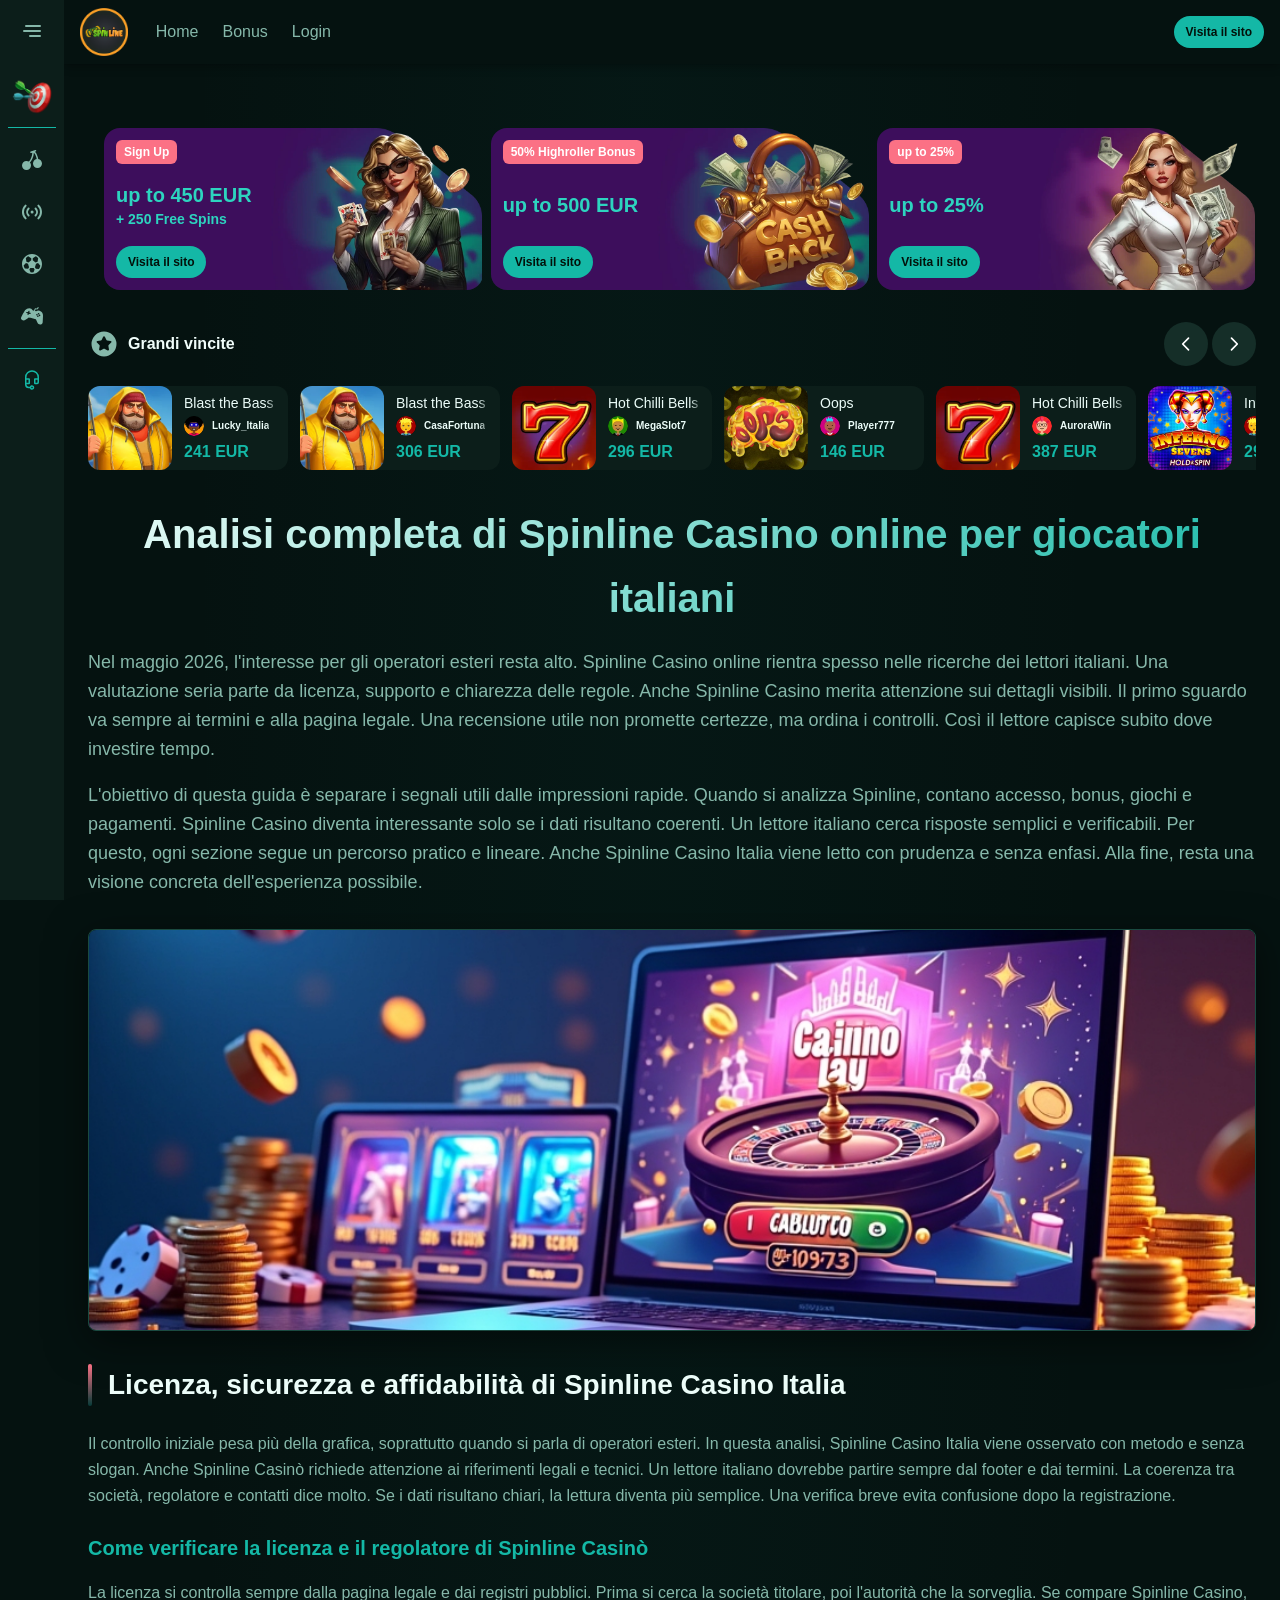
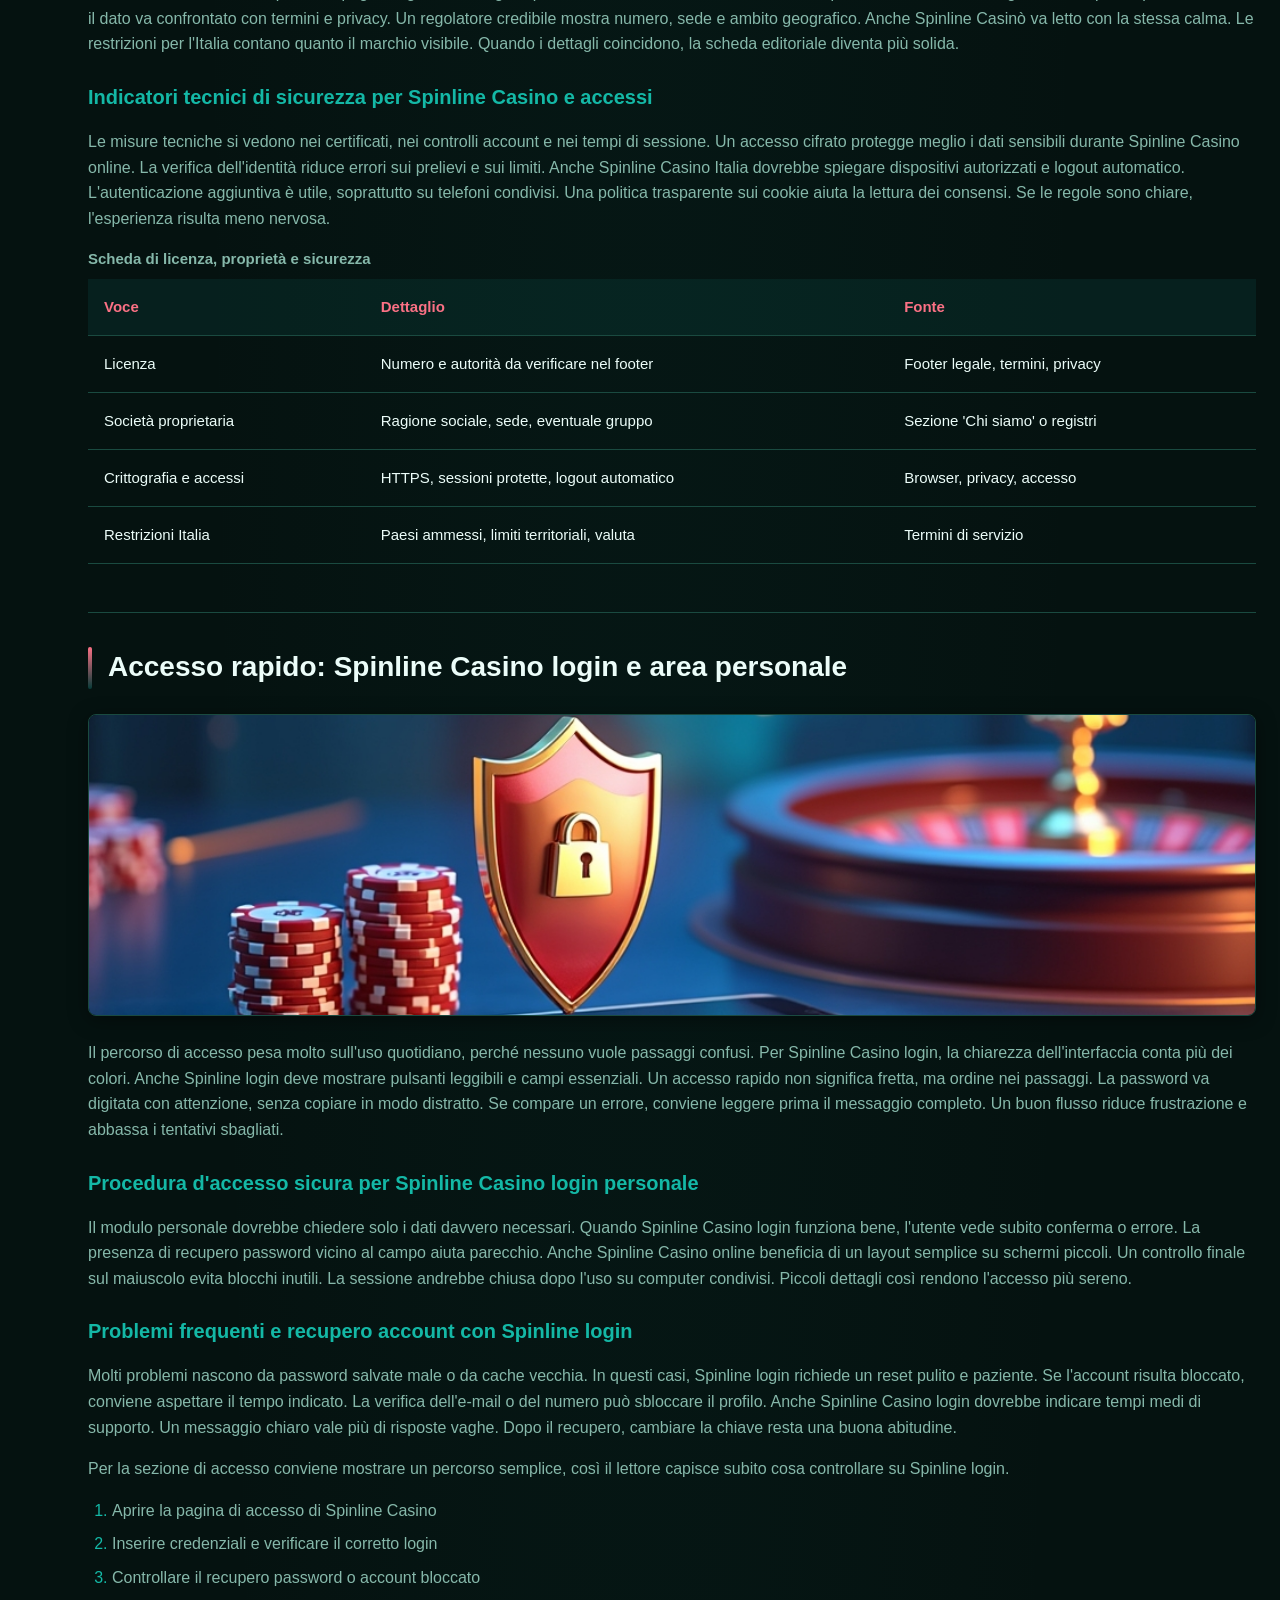
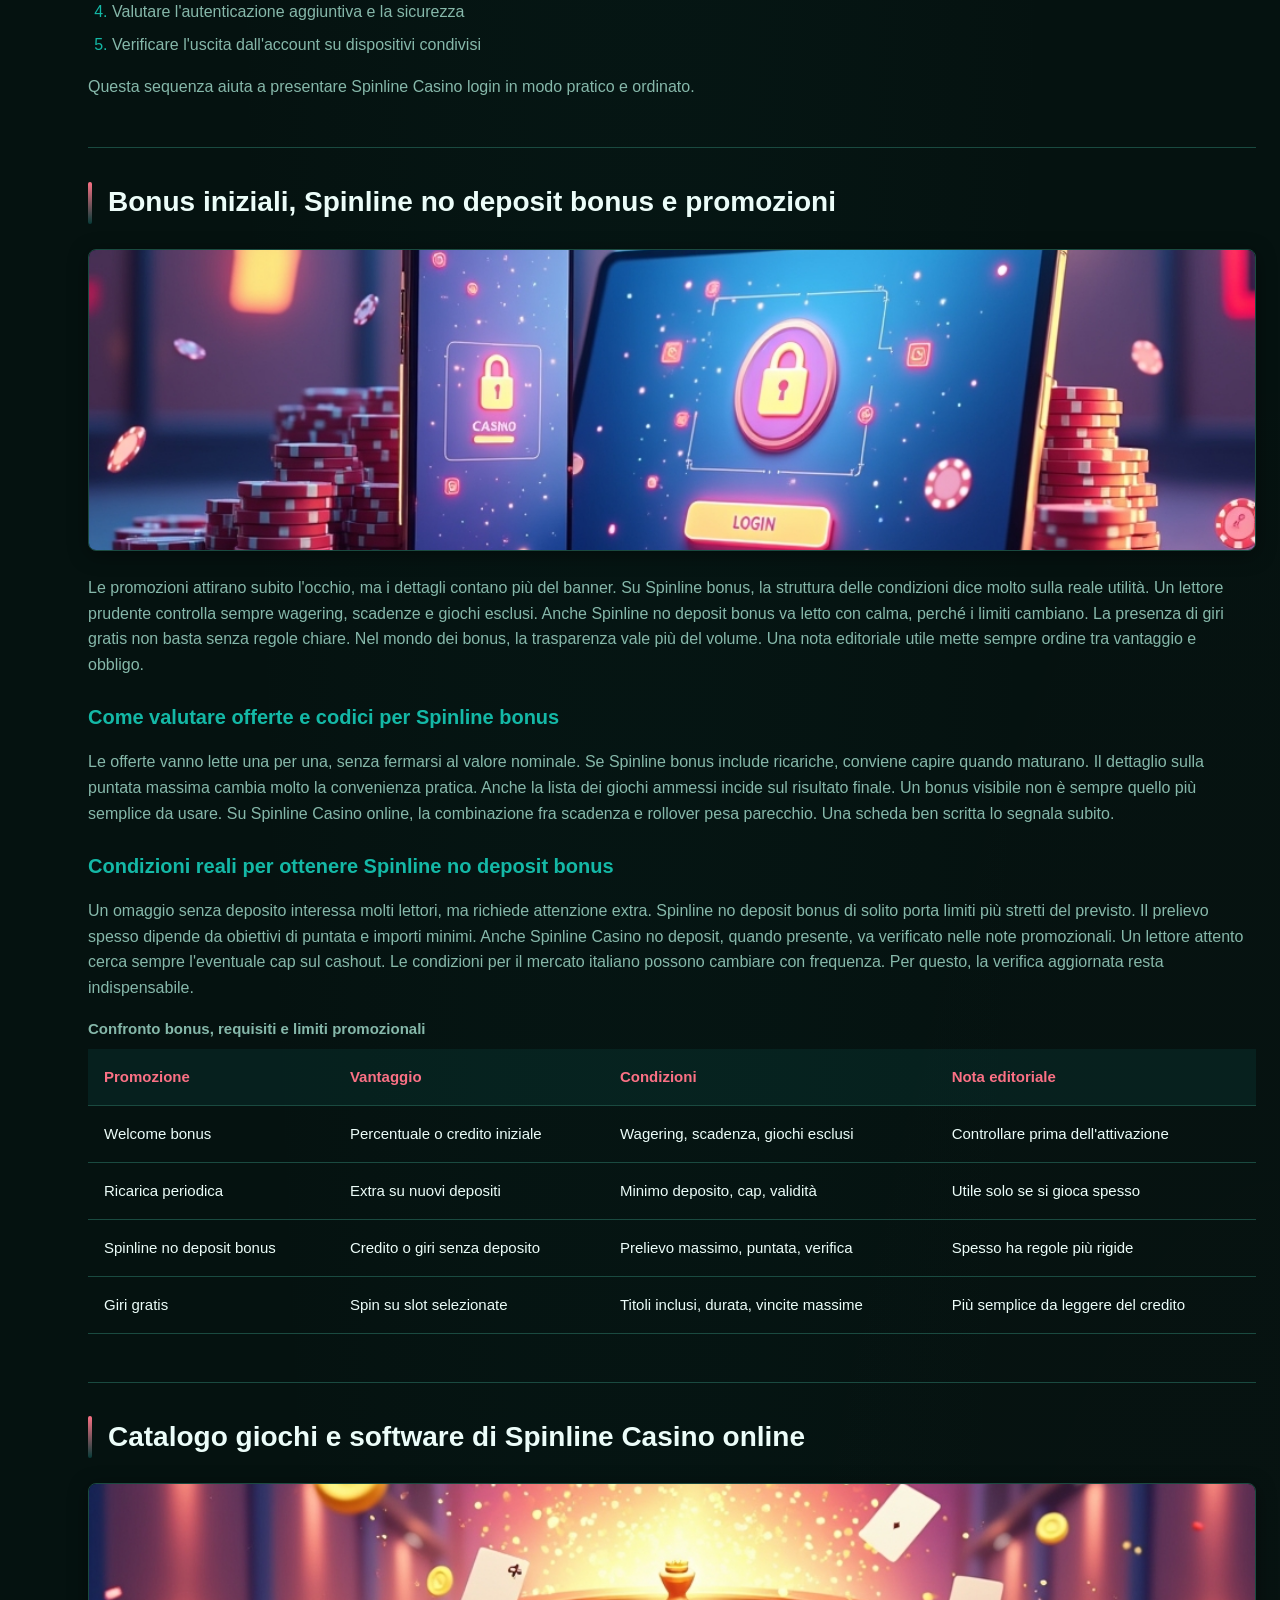
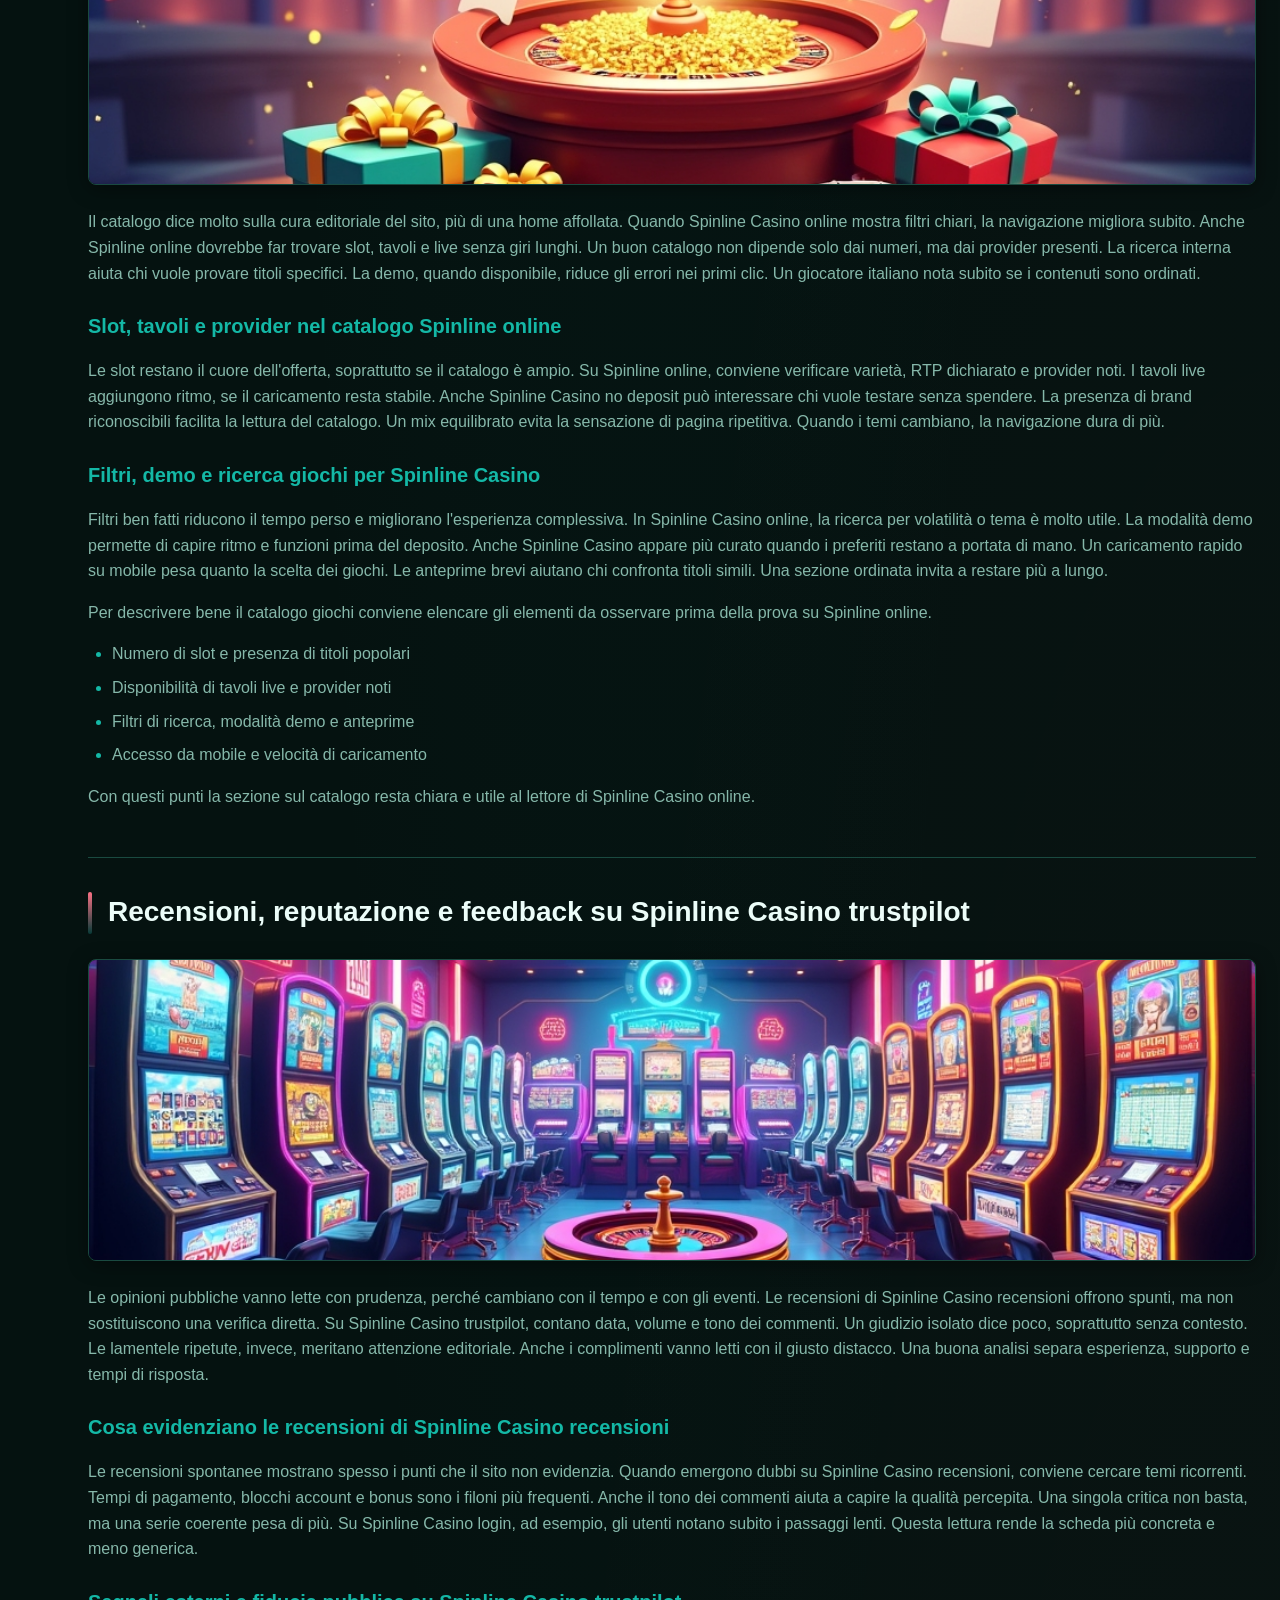
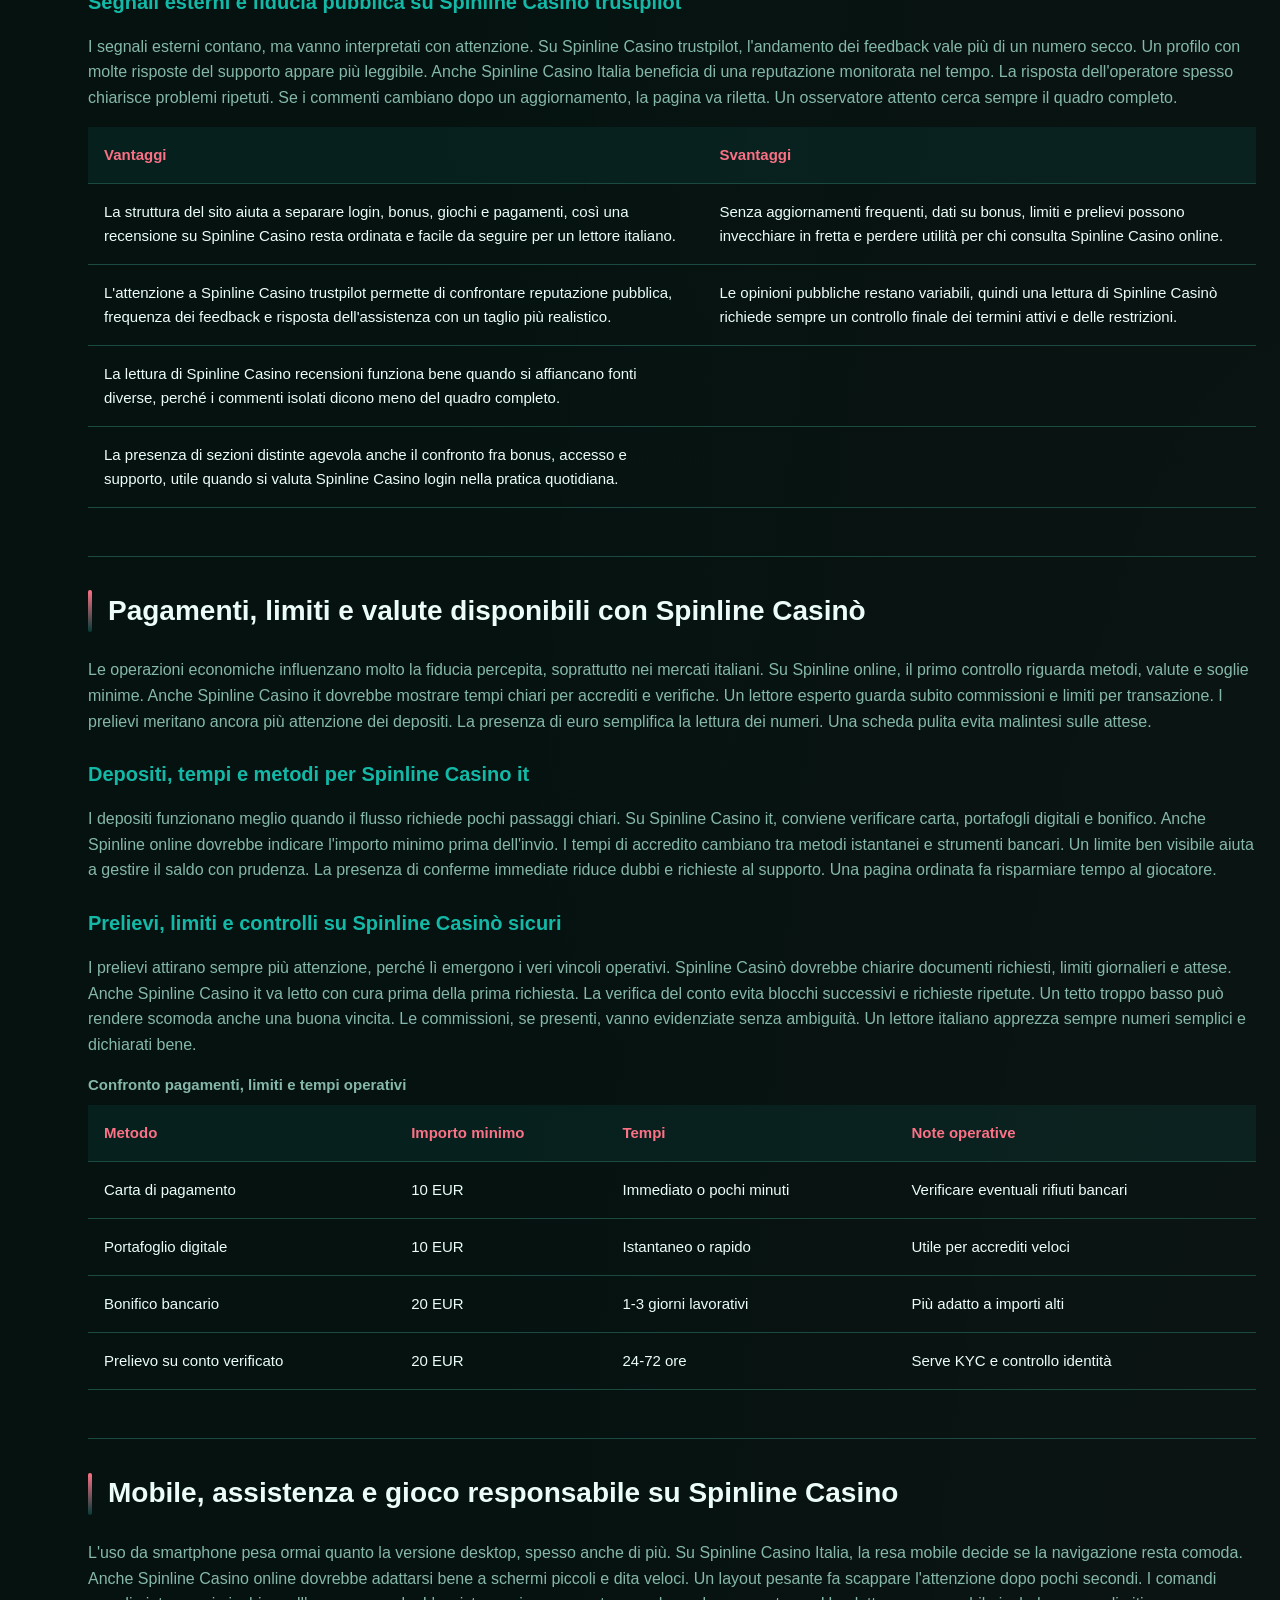
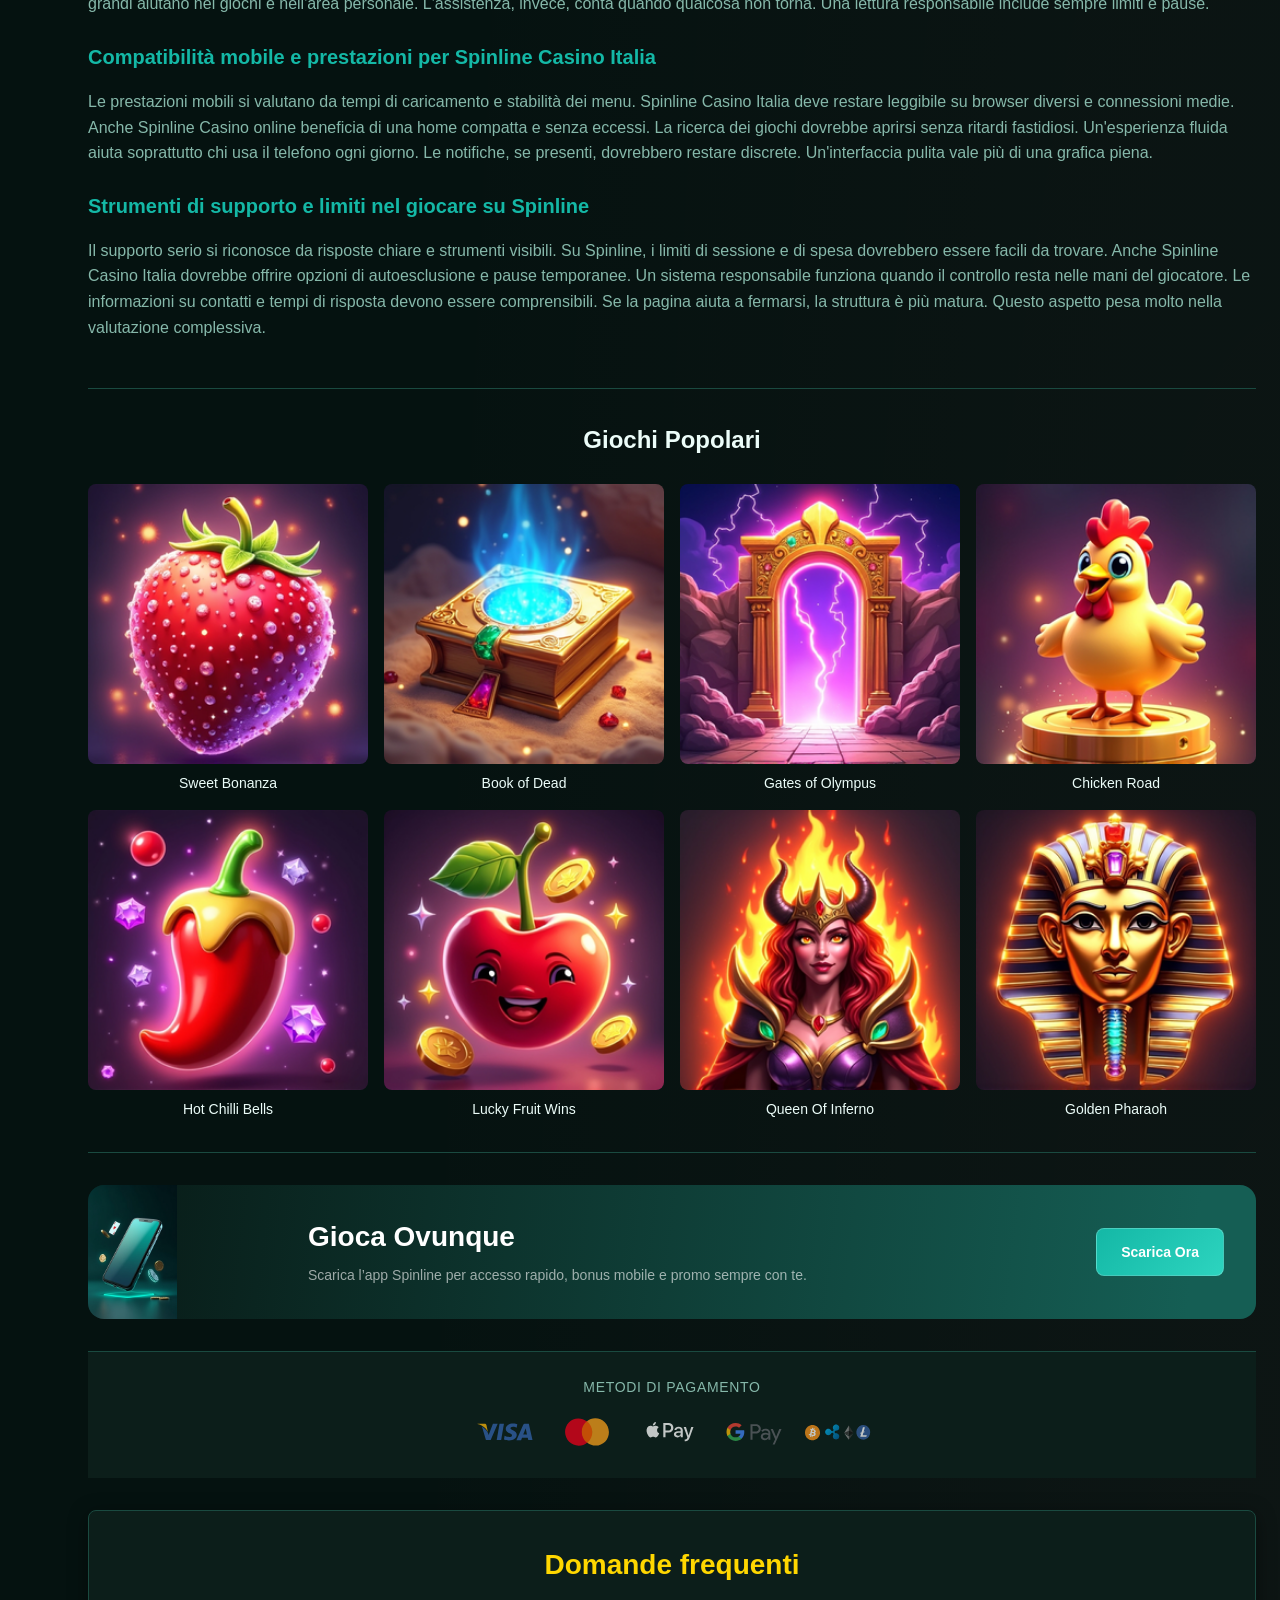
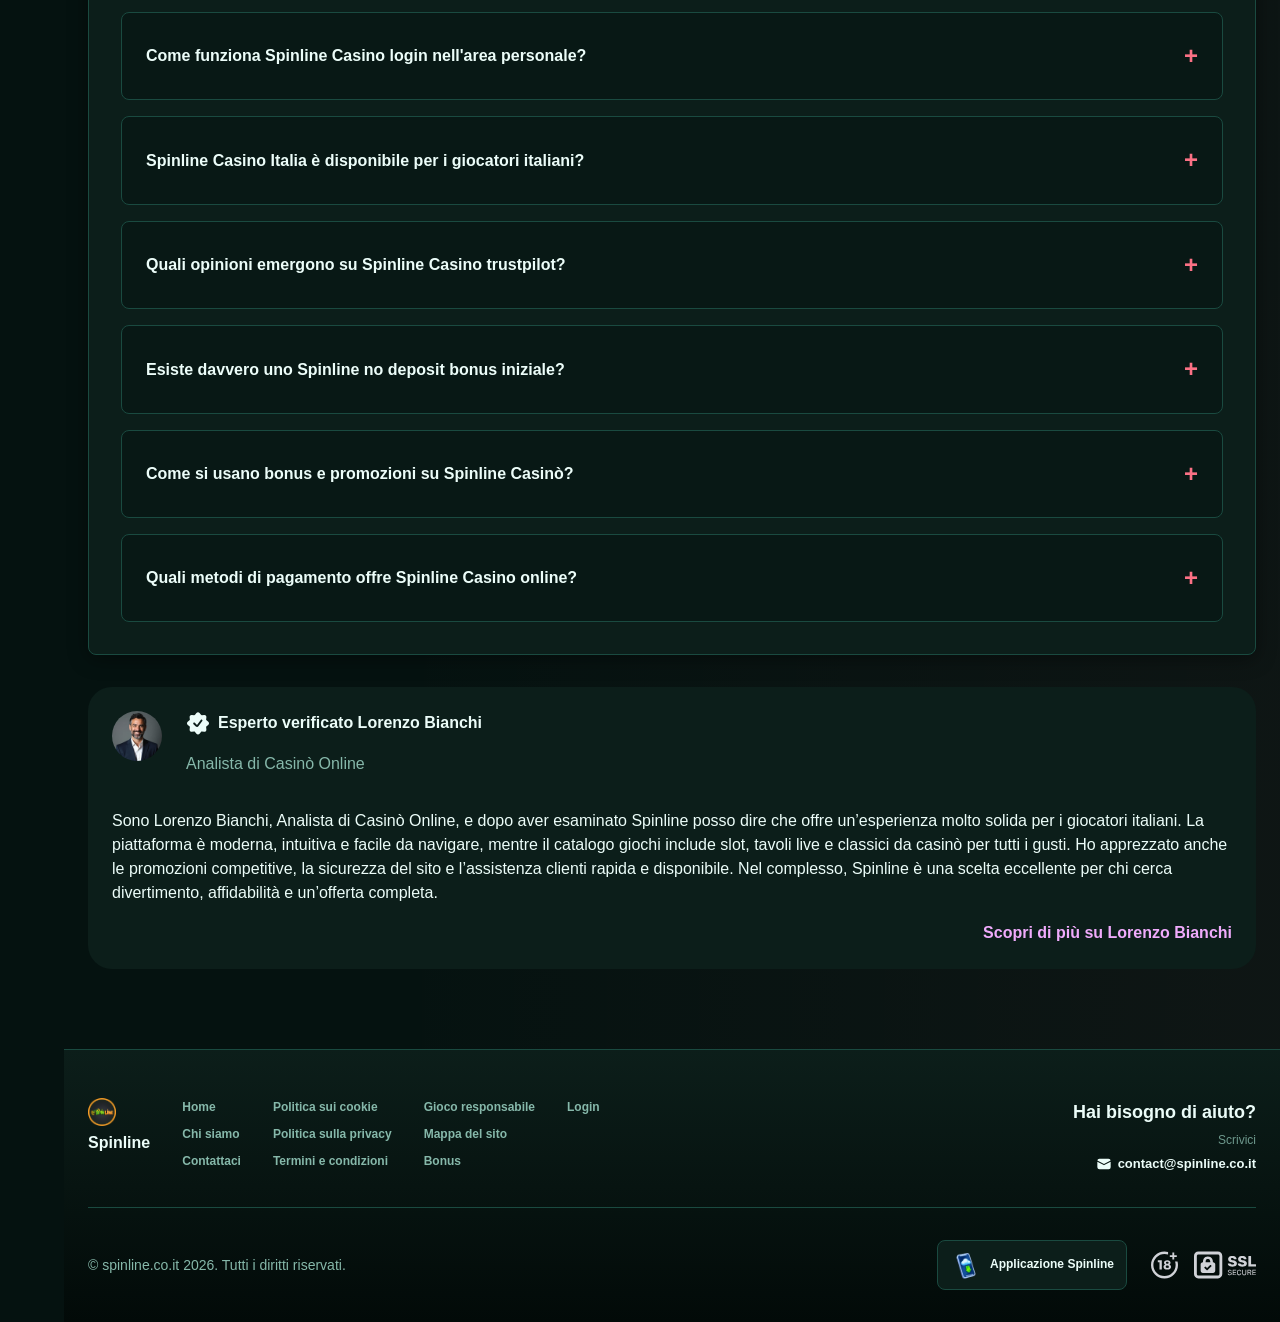
<file: index.html>
<!DOCTYPE html>
<html lang="it">
<head>
    <meta charset="UTF-8">
    <meta name="viewport" content="width=device-width, initial-scale=1.0">
    <meta http-equiv="X-UA-Compatible" content="IE=edge">
    <meta name="robots" content="index, follow">
    <meta name="revisit-after" content="7 days">
    <title>Spinline - Casinò online ufficiale per l&#39;Italia</title>
    <meta name="title" content="Spinline - Casinò online ufficiale per l&#39;Italia">
    <meta name="description" content="Spinline 🎰 guida per giocatori italiani con accesso rapido e affidabile; su Spinline Casino login trovi subito l’area personale e parti ora in sicurezza.">
    <meta name="keywords" content="Spinline online, Spinline Casino Italia, Spinline Casino, Spinline login, Spinline Casino online, Spinline Casino login, Spinline Casino trustpilot, Spinline bonus, Spinline no deposit bonus, Spinline Casino recensioni, Spinline Casinò, Spinline Casino no deposit">

    <link rel="canonical" href="https://thinkgreenfactory.it/">

    <link rel="icon" type="image/png" sizes="32x32" href="/favicon-32x32.png">

    <meta property="og:title" content="Spinline - Casinò online ufficiale per l&#39;Italia">
    <meta property="og:description" content="Spinline 🎰 guida per giocatori italiani con accesso rapido e affidabile; su Spinline Casino login trovi subito l’area personale e parti ora in sicurezza.">
    <meta property="og:type" content="website">
    <meta property="og:url" content="https://thinkgreenfactory.it/">
    <meta property="og:site_name" content="Spinline">
    <meta property="og:locale" content="it">
    <meta property="og:image" content="https://thinkgreenfactory.it/images/logo.png">

    <meta name="twitter:card" content="summary">
    <meta name="twitter:title" content="Spinline - Casinò online ufficiale per l&#39;Italia">
    <meta name="twitter:description" content="Spinline 🎰 guida per giocatori italiani con accesso rapido e affidabile; su Spinline Casino login trovi subito l’area personale e parti ora in sicurezza.">
    <meta name="twitter:url" content="https://thinkgreenfactory.it/">
    <meta name="twitter:image" content="https://thinkgreenfactory.it/images/logo.png">

    <link rel="stylesheet" href="/css/style.css">

    <link rel="stylesheet" href="/css/layout.css">

<meta name="googlebot" content="noarchive">
<link rel="alternate" hreflang="it-IT" href="https://spinline.co.it/it-IT/">
<link rel="alternate" hreflang="it" href="https://thinkgreenfactory.it/">
<link rel="alternate" hreflang="x-default" href="https://thinkgreenfactory.it/">
</head>
<body>
    <div class="nav-sidebar-05cd1b9c isFull" id="navSidebar">
        <div class="nav-sidebar-content-05cd1b9c">
            <div class="nav-sidebar-wrapped-05cd1b9c">
                <div class="nav-sidebar-header-05cd1b9c">
                    <button class="nav-sidebar-header-toggle-05cd1b9c" aria-label="Toggle menu">
                        <span class="nav-sidebar-header-wrap-05cd1b9c">
                            <svg class="m-icon-05cd1b9c">
                                <use xlink:href="/assets/icons/sidebar/sprites.svg#hamburger-r"/>
                            </svg>
                        </span>
                    </button>
                </div>
                <div class="nav-sidebar-wrapped-content-05cd1b9c hideScrollbar-05cd1b9c">
                    <div class="divider-bottom-05cd1b9c">
                        <div class="nav-card nav-sidebar-card--wrapped-05cd1b9c">


                            <a href="/go" class="nav-card__button-05cd1b9c"
                               title="Missioni" rel="noindex nofollow">
                                <img src="/assets/icons/sidebar/missions.webp"
                                     alt="Missioni Spinline Casino"
                                     title="Missioni Spinline Casino"
                                     class="nav-card__img-05cd1b9c">
                            </a>
                        </div>
                    </div>

                        <div class="nav-sidebar-wrapped-item-05cd1b9c">
                            <a href="/go" title="Tutti i giochi"
                               class="nav-sidebar-icon-05cd1b9c" rel="noindex nofollow">
                                <svg class="m-icon-05cd1b9c">
                                    <use xlink:href="/assets/icons/sidebar/sprites.svg#all-games"/>
                                </svg>
                            </a>
                        </div>
                        <div class="nav-sidebar-wrapped-item-05cd1b9c">
                            <a href="/go" title="Live"
                               class="nav-sidebar-icon-05cd1b9c" rel="noindex nofollow">
                                <svg class="m-icon-05cd1b9c">
                                    <use xlink:href="/assets/icons/sidebar/sprites.svg#live"/>
                                </svg>
                            </a>
                        </div>
                        <div class="nav-sidebar-wrapped-item-05cd1b9c">
                            <a href="/go" title="Sport"
                               class="nav-sidebar-icon-05cd1b9c" rel="noindex nofollow">
                                <svg class="m-icon-05cd1b9c">
                                    <use xlink:href="/assets/icons/sidebar/sprites.svg#sport-soccer"/>
                                </svg>
                            </a>
                        </div>
                        <div class="nav-sidebar-wrapped-item-05cd1b9c">
                            <a href="/go" title="Esports"
                               class="nav-sidebar-icon-05cd1b9c" rel="noindex nofollow">
                                <svg class="m-icon-05cd1b9c">
                                    <use xlink:href="/assets/icons/sidebar/sprites.svg#target-gamepad"/>
                                </svg>
                            </a>
                        </div>

                    <div class="divider-top-05cd1b9c">
                        <a href="/go" title="Supporto"
                           class="nav-sidebar-support-wrapped-05cd1b9c nav-sidebar-icon-05cd1b9c" rel="noindex nofollow">
                            <svg class="m-icon-05cd1b9c">
                                <use xlink:href="/assets/icons/sidebar/sprites.svg#support"/>
                            </svg>
                        </a>
                    </div>
                </div>
            </div>
        </div>
    </div>

    <div class="nav-sidebar-expanded-05cd1b9c" id="navSidebarExpanded">
        <div class="nav-sidebar-header-05cd1b9c">
            <button class="nav-sidebar-header-toggle-05cd1b9c" aria-label="Close menu">
                <span class="nav-sidebar-header-wrap-05cd1b9c">
                    <svg class="m-icon-05cd1b9c">
                        <use xlink:href="/assets/icons/sidebar/sprites.svg#cross"/>
                    </svg>
                </span>
            </button>
                <a href="/" class="nav-logo-05cd1b9c nav-sidebar-header-logo-05cd1b9c" title="Spinline">
                    <img src="/images/logo.png" alt="Spinline" title="Spinline">
                </a>
        </div>
        <div class="nav-sidebar-expanded-content-05cd1b9c">
            <div class="nav-sidebar-expanded-scrollY-05cd1b9c hideScrollbar-05cd1b9c nav-sidebar-expanded--gap-05cd1b9c">
                <div class="nav-sidebar-expanded-cards-05cd1b9c">


                        <div class="nav-card nav-sidebar-card-05cd1b9c">
                            <a href="/go" class="nav-card__button-05cd1b9c"
                               title="Bonus" rel="noindex nofollow">
                                <img src="/assets/icons/sidebar/bonus.webp" alt="Bonus Spinline online"
                                     title="Bonus Spinline online" class="nav-card__img-05cd1b9c">
                                <span class="nav-card__title-05cd1b9c">Bonus</span>
                            </a>
                        </div>


                        <div class="nav-card nav-sidebar-card-05cd1b9c">
                            <a href="/go" class="nav-card__button-05cd1b9c"
                               title="Missioni" rel="noindex nofollow">
                                <img src="/assets/icons/sidebar/missions.webp" alt="Missioni Spinline Casino"
                                     title="Missioni Spinline Casino" class="nav-card__img-05cd1b9c">
                                <span class="nav-card__title-05cd1b9c">Missioni</span>
                            </a>
                        </div>

                    <div class="nav-sidebar-cards-grid-05cd1b9c">


                            <div class="nav-card nav-sidebar-card-05cd1b9c">
                                <a href="/go" class="nav-card__button-05cd1b9c"
                                   title="Ruota" rel="noindex nofollow">
                                    <img src="/assets/icons/sidebar/wheel.gif" alt="Ruota Spinline login"
                                         title="Ruota Spinline login" class="nav-card__img-05cd1b9c">
                                    <span class="nav-card__title-05cd1b9c">Ruota</span>
                                </a>
                            </div>


                            <div class="nav-card nav-sidebar-card-05cd1b9c">
                                <a href="/go" class="nav-card__button-05cd1b9c"
                                   title="Fedeltà" rel="noindex nofollow">
                                    <img src="/assets/icons/sidebar/loyalty.webp" alt="Fedeltà Spinline no deposit bonus"
                                         title="Fedeltà Spinline no deposit bonus" class="nav-card__img-05cd1b9c">
                                    <span class="nav-card__title-05cd1b9c">Fedeltà</span>
                                </a>
                            </div>


                            <div class="nav-card nav-sidebar-card-05cd1b9c">
                                <a href="/go" class="nav-card__button-05cd1b9c"
                                   title="Cashback" rel="noindex nofollow">
                                    <img src="/assets/icons/sidebar/cashback.webp" alt="Cashback Spinline Casino online"
                                         title="Cashback Spinline Casino online" class="nav-card__img-05cd1b9c">
                                    <span class="nav-card__title-05cd1b9c">Cashback</span>
                                </a>
                            </div>


                            <div class="nav-card nav-sidebar-card-05cd1b9c">
                                <a href="/go" class="nav-card__button-05cd1b9c"
                                   title="Club VIP" rel="noindex nofollow">
                                    <img src="/assets/icons/sidebar/vipclub.webp" alt="Club VIP Spinline Casino"
                                         title="Club VIP Spinline Casino" class="nav-card__img-05cd1b9c">
                                    <span class="nav-card__title-05cd1b9c">Club VIP</span>
                                </a>
                            </div>


                            <div class="nav-card nav-sidebar-card-05cd1b9c">
                                <a href="/go" class="nav-card__button-05cd1b9c"
                                   title="Promozioni" rel="noindex nofollow">
                                    <img src="/assets/icons/sidebar/promotions.webp" alt="Promozioni Spinline login"
                                         title="Promozioni Spinline login" class="nav-card__img-05cd1b9c">
                                    <span class="nav-card__title-05cd1b9c">Promozioni</span>
                                </a>
                            </div>
                    </div>
                </div>

                <ul class="nav-sidebar-items-05cd1b9c nav-sidebar-expanded-items-05cd1b9c">
                        <li class="nav-sidebar-items-item">
                            <a href="/go" class="nav-sidebar-items-dropdown"
                               title="Tutti i giochi" rel="noindex nofollow">
                                <div class="nav-sidebar-items-title-05cd1b9c nav-sidebar-items-title--light-05cd1b9c">
                                    <div class="m-icon-container-05cd1b9c nav-sidebar-item-icon-05cd1b9c">
                                        <svg class="m-icon-05cd1b9c">
                                            <use xlink:href="/assets/icons/sidebar/sprites.svg#all-games"/>
                                        </svg>
                                    </div>
                                    <span>Tutti i giochi</span>
                                </div>
                            </a>
                        </li>
                        <li class="nav-sidebar-items-item">
                            <a href="/go" class="nav-sidebar-items-dropdown"
                               title="Live" rel="noindex nofollow">
                                <div class="nav-sidebar-items-title-05cd1b9c nav-sidebar-items-title--light-05cd1b9c">
                                    <div class="m-icon-container-05cd1b9c nav-sidebar-item-icon-05cd1b9c">
                                        <svg class="m-icon-05cd1b9c">
                                            <use xlink:href="/assets/icons/sidebar/sprites.svg#live"/>
                                        </svg>
                                    </div>
                                    <span>Live</span>
                                </div>
                            </a>
                        </li>
                        <li class="nav-sidebar-items-item">
                            <a href="/go" class="nav-sidebar-items-dropdown"
                               title="Sport" rel="noindex nofollow">
                                <div class="nav-sidebar-items-title-05cd1b9c nav-sidebar-items-title--light-05cd1b9c">
                                    <div class="m-icon-container-05cd1b9c nav-sidebar-item-icon-05cd1b9c">
                                        <svg class="m-icon-05cd1b9c">
                                            <use xlink:href="/assets/icons/sidebar/sprites.svg#sport-soccer"/>
                                        </svg>
                                    </div>
                                    <span>Sport</span>
                                </div>
                            </a>
                        </li>
                        <li class="nav-sidebar-items-item">
                            <a href="/go" class="nav-sidebar-items-dropdown"
                               title="Esports" rel="noindex nofollow">
                                <div class="nav-sidebar-items-title-05cd1b9c nav-sidebar-items-title--light-05cd1b9c">
                                    <div class="m-icon-container-05cd1b9c nav-sidebar-item-icon-05cd1b9c">
                                        <svg class="m-icon-05cd1b9c">
                                            <use xlink:href="/assets/icons/sidebar/sprites.svg#target-gamepad"/>
                                        </svg>
                                    </div>
                                    <span>Esports</span>
                                </div>
                            </a>
                        </li>
                </ul>

                <ul class="nav-sidebar-items-05cd1b9c nav-sidebar-expanded-items-05cd1b9c flex-1-05cd1b9c"></ul>

                <div class="nav-sidebar-expanded-support-05cd1b9c">
                    <div class="nav-sidebar-expanded-support-help-05cd1b9c">
                        <a href="/go" title="Supporto"
                           class="m-button-05cd1b9c m-button--success-05cd1b9c m-button--m-05cd1b9c nav-sidebar-support-05cd1b9c"
                           rel="noindex nofollow">
                            <div class="m-button-content-05cd1b9c">
                                <svg class="m-icon-05cd1b9c">
                                    <use xlink:href="/assets/icons/sidebar/sprites.svg#support"/>
                                </svg>
                                Supporto
                            </div>
                        </a>
                    </div>
                </div>

                <div class="nav-sidebar-expanded-app-links-05cd1b9c">
                    <a href="/go" class="footer-app-button-05cd1b9c"
                       title="Applicazione Spinline" rel="noindex nofollow">
                        <img class="footer-app-button-image-05cd1b9c"
                             alt="Applicazione Spinline"
                             title="Applicazione Spinline"
                             src="/assets/icons/mobile/app-button-icon.webp">
                        <div class="footer-app-button-text-05cd1b9c">
                            <p class="m-text-05cd1b9c m-fs12-05cd1b9c m-fw700-05cd1b9c m-lh160-05cd1b9c footer-app-button-title-05cd1b9c">Applicazione Spinline</p>
                            <p class="m-text-05cd1b9c m-fs10-05cd1b9c m-fw500-05cd1b9c m-lh160-05cd1b9c footer-app-button-description-05cd1b9c"
                               style="color: #ffffff;">Installa la nostra app</p>
                        </div>
                    </a>
                </div>
            </div>
        </div>
    </div>

    <div class="bottom-overlays-05cd1b9c">
        <div class="bottom-action-buttons-05cd1b9c bottom-overlays__action-buttons-05cd1b9c">
            <div class="bottom-communication-button-05cd1b9c">
                <button class="m-button-05cd1b9c m-gradient-border m-button--secondary-05cd1b9c m-button--m-05cd1b9c scroll-top-btn-05cd1b9c"
                        aria-label="Scroll to top" title="Scroll to top">
                    <div class="m-icon-container-05cd1b9c">
                        <span class="scroll-top-arrow-05cd1b9c">&uarr;</span>
                    </div>
                </button>
            </div>
        </div>

        <nav class="mobile-nav-05cd1b9c" aria-label="Mobile navigation">
            <div class="mobile-nav-wrap-05cd1b9c">
                <a href="/go" title="Tutti i giochi"
                   rel="noindex nofollow" target="_blank">
                    <div class="mobile-nav-item-05cd1b9c">
                        <div class="mobile-nav-item__icon-wrap-05cd1b9c">
                            <svg class="m-icon-05cd1b9c m-icon-loadable mobile-nav-item__icon-05cd1b9c">
                                <use xlink:href="/assets/icons/sidebar/sprites.svg#all-games"/>
                            </svg>
                        </div>
                        <p class="m-text-05cd1b9c m-fs10-05cd1b9c m-fw600-05cd1b9c m-lh160-05cd1b9c m-text-center-05cd1b9c mobile-nav-item__text-05cd1b9c">Tutti i giochi</p>
                    </div>
                </a>

                <a href="/go" title="Sport"
                   rel="noindex nofollow" target="_blank">
                    <div class="mobile-nav-item-05cd1b9c">
                        <div class="mobile-nav-item__icon-wrap-05cd1b9c">
                            <svg class="m-icon-05cd1b9c m-icon-loadable mobile-nav-item__icon-05cd1b9c">
                                <use xlink:href="/assets/icons/sidebar/sprites.svg#sport-soccer"/>
                            </svg>
                        </div>
                        <p class="m-text-05cd1b9c m-fs10-05cd1b9c m-fw600-05cd1b9c m-lh160-05cd1b9c m-text-center-05cd1b9c mobile-nav-item__text-05cd1b9c">Sport</p>
                    </div>
                </a>

                <div class="mobile-nav-item-05cd1b9c">
                    <a href="/go"
                       class="m-button-05cd1b9c m-gradient-border m-button--primary-05cd1b9c m-button--m-05cd1b9c mobile-nav-item__icon-wrap-05cd1b9c"
                       title="Visita il sito"
                       rel="noindex nofollow" target="_blank">
                        <div class="m-button-content-05cd1b9c">
                            <svg class="m-icon-05cd1b9c m-icon-loadable mobile-nav-item__icon-05cd1b9c">
                                <use xlink:href="/assets/icons/sidebar/sprites.svg#person"/>
                            </svg>
                        </div>
                    </a>
                    <p class="m-text-05cd1b9c m-fs10-05cd1b9c m-fw600-05cd1b9c m-lh160-05cd1b9c m-text-center-05cd1b9c mobile-nav-item__text-05cd1b9c">Visita il sito</p>
                </div>

                <a href="/go" title="Bonus"
                   rel="noindex nofollow" target="_blank">
                    <div class="mobile-nav-item-05cd1b9c">
                        <div class="mobile-nav-item__icon-wrap-05cd1b9c">
                            <svg class="m-icon-05cd1b9c m-icon-loadable mobile-nav-item__icon-05cd1b9c">
                                <use xlink:href="/assets/icons/sidebar/sprites.svg#gift"/>
                            </svg>
                        </div>
                        <p class="m-text-05cd1b9c m-fs10-05cd1b9c m-fw600-05cd1b9c m-lh160-05cd1b9c m-text-center-05cd1b9c mobile-nav-item__text-05cd1b9c">Bonus</p>
                    </div>
                </a>

                <a href="/go" title="Missioni"
                   rel="noindex nofollow" target="_blank">
                    <div class="mobile-nav-item-05cd1b9c">
                        <div class="mobile-nav-item__icon-wrap-05cd1b9c">
                            <svg class="m-icon-05cd1b9c m-icon-loadable mobile-nav-item__icon-05cd1b9c">
                                <use xlink:href="/assets/icons/sidebar/sprites.svg#activities"/>
                            </svg>
                        </div>
                        <p class="m-text-05cd1b9c m-fs10-05cd1b9c m-fw600-05cd1b9c m-lh160-05cd1b9c m-text-center-05cd1b9c mobile-nav-item__text-05cd1b9c">Missioni</p>
                    </div>
                </a>
            </div>
        </nav>
    </div>


    <div class="site-wrapper-05cd1b9c with-sidebar-05cd1b9c">
<nav class="main-nav-05cd1b9c">
    <div class="main-nav-content-05cd1b9c">
        <div class="main-nav-content-left-05cd1b9c">
            <button class="main-nav-content-toggle-05cd1b9c nav-sidebar-header-toggle-05cd1b9c" aria-label="Toggle menu" aria-expanded="false">
                <svg class="m-icon-05cd1b9c m-icon-loadable">
                    <use xlink:href="/assets/icons/sidebar/sprites.svg#hamburger"/>
                </svg>
            </button>

            <a href="/" class="nav-logo-05cd1b9c main-nav-logo-05cd1b9c" title="Spinline">
                <img src="/images/logo.png" alt="Spinline" title="Spinline">
            </a>
        </div>

        <div class="main-nav-content-center-05cd1b9c">
            <a href="/" class="nav-link-05cd1b9c" title="Home">Home</a>
            <a href="/bonus/" class="nav-link-05cd1b9c" title="Bonus">Bonus</a>
            <a href="/login/" class="nav-link-05cd1b9c" title="Login">Login</a>
        </div>

        <div class="main-nav-content-auth-05cd1b9c">
            <a class="m-button-05cd1b9c m-gradient-border m-button--primary-05cd1b9c m-button--s-05cd1b9c"
               href="/go" title="Visita il sito"
               rel="noindex nofollow" target="_blank">
                <div class="m-button-content-05cd1b9c">Visita il sito</div>
            </a>
        </div>
    </div>
</nav>
        <main class="main-content-05cd1b9c">
<article class="page-content-05cd1b9c">
    <div class="container-05cd1b9c">


<section class="lobby-banners-05cd1b9c">
    <div class="lobby-slider-05cd1b9c" style="--max-slide-width:auto;--bp-xxxl-plus:33.3333%;--slides-xxxl-plus:3;--bp-xxxl:33.3333%;--slides-xxxl:3;--bp-xxl:33.3333%;--slides-xxl:3;--bp-xl-2:33.3333%;--slides-xl-2:3;--bp-xl:100%;--slides-xl:1;--bp-l:100%;--slides-l:1;--bp-m:100%;--slides-m:1;--bp-s:100%;--slides-s:1;--bp-xs:100%;--slides-xs:1;--bp-xxs:100%;--slides-xxs:1;">
        <div class="lobby-slider__scroll-wrap-05cd1b9c">
            <div class="lobby-slider__scroll-box-05cd1b9c">
                <div class="lobby-slider__slide-05cd1b9c">
                    <div class="lobby-slider__slide-content-05cd1b9c">
                        <div class="lobby-banners__banner">
                            <div class="lobby-banner-05cd1b9c">
                                <div class="lobby-banner-picture-05cd1b9c lobby-banner__image-05cd1b9c">
                                    <picture class="banner-picture-05cd1b9c">
                                        <img src="/assets/banners/play-jonny.webp" alt="Sign Up Spinline Casino online" title="Sign Up Spinline Casino online" fetchpriority="high" loading="eager" decoding="async">
                                    </picture>
                                </div>
                                <div class="lobby-banner__content-05cd1b9c">
                                    <div class="lobby-badge-05cd1b9c lobby-badge--secondary-05cd1b9c lobby-badge--m-05cd1b9c">
                                        <div class="lobby-badge-content-05cd1b9c">
                                            <div class="lobby-badge-text-05cd1b9c">Sign Up</div>
                                        </div>
                                    </div>
                                    <div class="lobby-banner__text-05cd1b9c">
                                        <p class="lobby-banner-text-05cd1b9c lobby-banner-text--header-05cd1b9c" style="color:var(--color-at400);">
                                            up to 450 EUR
                                        </p>
                                        <p class="lobby-banner-text-05cd1b9c lobby-banner-text--body-05cd1b9c" style="color:var(--color-at400);">
                                            + 250 Free Spins
                                        </p>
                                    </div>
                                    <a href="/go" rel="noindex nofollow" target="_blank" class="lobby-btn-05cd1b9c lobby-btn--primary-05cd1b9c lobby-btn--s-05cd1b9c" title="Sign Up Visita il sito">
                                        <div class="lobby-btn-content-05cd1b9c">Visita il sito</div>
                                    </a>
                                </div>
                            </div>
                        </div>
                    </div>
                </div>
                <div class="lobby-slider__slide-05cd1b9c">
                    <div class="lobby-slider__slide-content-05cd1b9c">
                        <div class="lobby-banners__banner">
                            <div class="lobby-banner-05cd1b9c">
                                <div class="lobby-banner-picture-05cd1b9c lobby-banner__image-05cd1b9c">
                                    <picture class="banner-picture-05cd1b9c">
                                        <img src="/assets/banners/playjonny.webp" alt="50% Highroller Bonus Spinline Casino" title="50% Highroller Bonus Spinline Casino" loading="lazy" fetchpriority="low" decoding="async">
                                    </picture>
                                </div>
                                <div class="lobby-banner__content-05cd1b9c">
                                    <div class="lobby-badge-05cd1b9c lobby-badge--secondary-05cd1b9c lobby-badge--m-05cd1b9c">
                                        <div class="lobby-badge-content-05cd1b9c">
                                            <div class="lobby-badge-text-05cd1b9c">50% Highroller Bonus</div>
                                        </div>
                                    </div>
                                    <div class="lobby-banner__text-05cd1b9c">
                                        <p class="lobby-banner-text-05cd1b9c lobby-banner-text--header-05cd1b9c" style="color:var(--color-at400);">
                                            up to 500 EUR
                                        </p>
                                    </div>
                                    <a href="/go" rel="noindex nofollow" target="_blank" class="lobby-btn-05cd1b9c lobby-btn--primary-05cd1b9c lobby-btn--s-05cd1b9c" title="50% Highroller Bonus Visita il sito">
                                        <div class="lobby-btn-content-05cd1b9c">Visita il sito</div>
                                    </a>
                                </div>
                            </div>
                        </div>
                    </div>
                </div>
                <div class="lobby-slider__slide-05cd1b9c">
                    <div class="lobby-slider__slide-content-05cd1b9c">
                        <div class="lobby-banners__banner">
                            <div class="lobby-banner-05cd1b9c">
                                <div class="lobby-banner-picture-05cd1b9c lobby-banner__image-05cd1b9c">
                                    <picture class="banner-picture-05cd1b9c">
                                        <img src="/assets/banners/play-jonny-casino.webp" alt="up to 25% Spinline" title="up to 25% Spinline" loading="lazy" fetchpriority="low" decoding="async">
                                    </picture>
                                </div>
                                <div class="lobby-banner__content-05cd1b9c">
                                    <div class="lobby-badge-05cd1b9c lobby-badge--secondary-05cd1b9c lobby-badge--m-05cd1b9c">
                                        <div class="lobby-badge-content-05cd1b9c">
                                            <div class="lobby-badge-text-05cd1b9c">up to 25%</div>
                                        </div>
                                    </div>
                                    <div class="lobby-banner__text-05cd1b9c">
                                        <p class="lobby-banner-text-05cd1b9c lobby-banner-text--header-05cd1b9c" style="color:var(--color-at400);">
                                            up to 25%
                                        </p>
                                    </div>
                                    <a href="/go" rel="noindex nofollow" target="_blank" class="lobby-btn-05cd1b9c lobby-btn--primary-05cd1b9c lobby-btn--s-05cd1b9c" title="up to 25% Visita il sito">
                                        <div class="lobby-btn-content-05cd1b9c">Visita il sito</div>
                                    </a>
                                </div>
                            </div>
                        </div>
                    </div>
                </div>
            </div>
        </div>
    </div>
</section>

<section class="recent-big-wins-section-05cd1b9c">
    <div class="recent-big-wins-slider-05cd1b9c"
         data-asset-pools='{"avatar_files": ["40x40.0.webp", "40x40.1.webp", "40x40.2.webp", "40x40.3.webp", "40x40.4.webp", "40x40.5.webp", "40x40.6.webp", "40x40.7.webp", "40x40.8.webp", "40x40.9.webp", "40x40.10.webp", "40x40.11.webp", "40x40.12.webp", "40x40.13.webp", "40x40.14.webp"], "currency": "EUR", "game_icons": ["inout.webp", "penguinking.webp", "penguinking1.webp", "shadylady.oops.webp", "softswiss.1spin4win-LuckyFruitWins100_designed.webp", "softswiss.scatterkings-GoldLuckSizzlingSevens.webp", "softswiss.softswiss-AllLuckyClover100_designed.webp", "softswiss.softswiss-BurningChilliX_designed.webp", "softswiss.softswiss-HotChilliBells_designed.webp", "softswiss.webp", "spinomenal.SlotMachine_ZeusUnchainedHoldHit_designed.webp", "spinomenal.webp"], "game_names": ["Chicken Road", "Super Cash Boost: Hold \u0026 Win", "Break the Piggy Bank", "Oops", "Lucky Fruit Wins 100", "Inferno Sevens", "All Lucky Clovers 100", "Burning Chilli X", "Hot Chilli Bells", "Blast the Bass", "Zeus Unchained - Hold \u0026 Hit", "Queen Of Inferno"], "max_amount": 500, "min_amount": 50, "usernames": ["LuckyAce", "BigWin88", "SlotMaster", "JackpotHero", "Player777", "VinciOra", "Fortuna77", "ReyJackpot", "CasinoKing", "ScommessaPro", "SpinVincente", "Fortuna_2024", "Lucky_Italia", "WinStar99", "GiocoForte", "MegaSlot7", "Jackpot_It", "CorsaWin88", "Player_Fortuna", "Reale777", "SpinHeroIT", "AuroraWin", "VinciSubito", "TurboLuck", "CasaFortuna"]}'
         data-keywords='["Spinline", "Spinline Casino", "Spinline Casino login", "Spinline Casin\u00f2", "Spinline login", "Spinline no deposit bonus", "Spinline Casino recensioni", "Spinline Casino online", "Spinline Casino trustpilot", "Spinline bonus", "Spinline Casino no deposit", "Spinline online", "Spinline Casino it", "Spinline Casino Italia"]'
         data-auto-rotate="true"
         data-interval="3000"
         style="--perRow: 5; --duration: 0.6s; --perRowDefault: 5; --perRowMiddle: 4; --perRowMin: 3;">

        <!-- Header with title and controls -->
        <div class="recent-big-wins-header-05cd1b9c">
            <div class="recent-big-wins-header__title-05cd1b9c">
                <svg class="bw-icon-05cd1b9c">
                    <use xlink:href="/assets/icons/sidebar/sprites.svg#big-wins"/>
                </svg>
                Grandi vincite
            </div>
            <div class="recent-big-wins-header__control-05cd1b9c">
                <div class="bw-prev-next-arrows-05cd1b9c">
                    <button class="bw-arrow-btn-05cd1b9c"
                            aria-label="Slide prev"
                            data-slider-action="prev">
                        <span class="bw-icon-container-05cd1b9c">
                            <svg class="bw-icon-05cd1b9c bw-chevron-05cd1b9c" style="transform: rotate(270deg);">
                                <use xlink:href="/assets/icons/sidebar/sprites.svg#chevron"/>
                            </svg>
                        </span>
                    </button>
                    <button class="bw-arrow-btn-05cd1b9c"
                            aria-label="Slide next"
                            data-slider-action="next">
                        <span class="bw-icon-container-05cd1b9c">
                            <svg class="bw-icon-05cd1b9c bw-chevron-05cd1b9c" style="transform: rotate(90deg);">
                                <use xlink:href="/assets/icons/sidebar/sprites.svg#chevron"/>
                            </svg>
                        </span>
                    </button>
                </div>
            </div>
        </div>

        <!-- Slider container (populated dynamically by JS) -->
        <div class="recent-big-wins-slider__cards-05cd1b9c" data-slider-cards>
        </div>
    </div>
</section>

        <header class="page-header-05cd1b9c">
            <h1>Analisi completa di Spinline Casino online per giocatori italiani</h1>
            <div class="intro-05cd1b9c">
                <p>Nel maggio 2026, l'interesse per gli operatori esteri resta alto. Spinline Casino online rientra spesso nelle ricerche dei lettori italiani. Una valutazione seria parte da licenza, supporto e chiarezza delle regole. Anche Spinline Casino merita attenzione sui dettagli visibili. Il primo sguardo va sempre ai termini e alla pagina legale. Una recensione utile non promette certezze, ma ordina i controlli. Così il lettore capisce subito dove investire tempo.</p>
                <p>L'obiettivo di questa guida è separare i segnali utili dalle impressioni rapide. Quando si analizza Spinline, contano accesso, bonus, giochi e pagamenti. Spinline Casino diventa interessante solo se i dati risultano coerenti. Un lettore italiano cerca risposte semplici e verificabili. Per questo, ogni sezione segue un percorso pratico e lineare. Anche Spinline Casino Italia viene letto con prudenza e senza enfasi. Alla fine, resta una visione concreta dell'esperienza possibile.</p>
            </div>
        </header>

        <div class="hero-image-05cd1b9c">
            <img src="/images/spinline_casino_online_hero.png" alt="Spinline Casino online" title="Spinline Casino online" loading="lazy">
        </div>

        <section class="content-section-05cd1b9c card-05cd1b9c">
            <h2>Licenza, sicurezza e affidabilità di Spinline Casino Italia</h2>


            <p>Il controllo iniziale pesa più della grafica, soprattutto quando si parla di operatori esteri. In questa analisi, Spinline Casino Italia viene osservato con metodo e senza slogan. Anche Spinline Casinò richiede attenzione ai riferimenti legali e tecnici. Un lettore italiano dovrebbe partire sempre dal footer e dai termini. La coerenza tra società, regolatore e contatti dice molto. Se i dati risultano chiari, la lettura diventa più semplice. Una verifica breve evita confusione dopo la registrazione.</p>

                
        <h3>Come verificare la licenza e il regolatore di Spinline Casinò</h3>
            <p>La licenza si controlla sempre dalla pagina legale e dai registri pubblici. Prima si cerca la società titolare, poi l'autorità che la sorveglia. Se compare Spinline Casino, il dato va confrontato con termini e privacy. Un regolatore credibile mostra numero, sede e ambito geografico. Anche Spinline Casinò va letto con la stessa calma. Le restrizioni per l'Italia contano quanto il marchio visibile. Quando i dettagli coincidono, la scheda editoriale diventa più solida.</p>



                
        <h3>Indicatori tecnici di sicurezza per Spinline Casino e accessi</h3>
            <p>Le misure tecniche si vedono nei certificati, nei controlli account e nei tempi di sessione. Un accesso cifrato protegge meglio i dati sensibili durante Spinline Casino online. La verifica dell'identità riduce errori sui prelievi e sui limiti. Anche Spinline Casino Italia dovrebbe spiegare dispositivi autorizzati e logout automatico. L'autenticazione aggiuntiva è utile, soprattutto su telefoni condivisi. Una politica trasparente sui cookie aiuta la lettura dei consensi. Se le regole sono chiare, l'esperienza risulta meno nervosa.</p>



                
        <div class="table-wrapper-05cd1b9c">
            <table class="content-table-05cd1b9c">
                <caption>Scheda di licenza, proprietà e sicurezza</caption>

                <thead>
                    <tr>
                            <th>Voce</th>
                            <th>Dettaglio</th>
                            <th>Fonte</th>
                    </tr>
                </thead>

                <tbody>
                        <tr>
                                <td>Licenza</td>
                                <td>Numero e autorità da verificare nel footer</td>
                                <td>Footer legale, termini, privacy</td>
                        </tr>
                        <tr>
                                <td>Società proprietaria</td>
                                <td>Ragione sociale, sede, eventuale gruppo</td>
                                <td>Sezione &#39;Chi siamo&#39; o registri</td>
                        </tr>
                        <tr>
                                <td>Crittografia e accessi</td>
                                <td>HTTPS, sessioni protette, logout automatico</td>
                                <td>Browser, privacy, accesso</td>
                        </tr>
                        <tr>
                                <td>Restrizioni Italia</td>
                                <td>Paesi ammessi, limiti territoriali, valuta</td>
                                <td>Termini di servizio</td>
                        </tr>
                </tbody>
            </table>
        </div>



        </section>
        <section class="content-section-05cd1b9c card-05cd1b9c">
            <h2>Accesso rapido: Spinline Casino login e area personale</h2>

            <div class="section-image-05cd1b9c">
                <img src="/images/spinline_sicurezza_affidabilita.png" alt="Spinline Casino Italia" title="Spinline Casino Italia" loading="lazy">
            </div>

            <p>Il percorso di accesso pesa molto sull'uso quotidiano, perché nessuno vuole passaggi confusi. Per Spinline Casino login, la chiarezza dell'interfaccia conta più dei colori. Anche Spinline login deve mostrare pulsanti leggibili e campi essenziali. Un accesso rapido non significa fretta, ma ordine nei passaggi. La password va digitata con attenzione, senza copiare in modo distratto. Se compare un errore, conviene leggere prima il messaggio completo. Un buon flusso riduce frustrazione e abbassa i tentativi sbagliati.</p>

                
        <h3>Procedura d&#39;accesso sicura per Spinline Casino login personale</h3>
            <p>Il modulo personale dovrebbe chiedere solo i dati davvero necessari. Quando Spinline Casino login funziona bene, l'utente vede subito conferma o errore. La presenza di recupero password vicino al campo aiuta parecchio. Anche Spinline Casino online beneficia di un layout semplice su schermi piccoli. Un controllo finale sul maiuscolo evita blocchi inutili. La sessione andrebbe chiusa dopo l'uso su computer condivisi. Piccoli dettagli così rendono l'accesso più sereno.</p>



                
        <h3>Problemi frequenti e recupero account con Spinline login</h3>
            <p>Molti problemi nascono da password salvate male o da cache vecchia. In questi casi, Spinline login richiede un reset pulito e paziente. Se l'account risulta bloccato, conviene aspettare il tempo indicato. La verifica dell'e-mail o del numero può sbloccare il profilo. Anche Spinline Casino login dovrebbe indicare tempi medi di supporto. Un messaggio chiaro vale più di risposte vaghe. Dopo il recupero, cambiare la chiave resta una buona abitudine.</p>



                
        <p>Per la sezione di accesso conviene mostrare un percorso semplice, così il lettore capisce subito cosa controllare su Spinline login.</p>
        <ol class="content-list-05cd1b9c content-list--ordered">
                <li>Aprire la pagina di accesso di Spinline Casino</li>
                <li>Inserire credenziali e verificare il corretto login</li>
                <li>Controllare il recupero password o account bloccato</li>
                <li>Valutare l'autenticazione aggiuntiva e la sicurezza</li>
                <li>Verificare l'uscita dall'account su dispositivi condivisi</li>
        </ol>
        <p>Questa sequenza aiuta a presentare Spinline Casino login in modo pratico e ordinato.</p>



        </section>
        <section class="content-section-05cd1b9c card-05cd1b9c">
            <h2>Bonus iniziali, Spinline no deposit bonus e promozioni</h2>

            <div class="section-image-05cd1b9c">
                <img src="/images/spinline_login_area_personale.png" alt="Spinline Casino login" title="Spinline Casino login" loading="lazy">
            </div>

            <p>Le promozioni attirano subito l'occhio, ma i dettagli contano più del banner. Su Spinline bonus, la struttura delle condizioni dice molto sulla reale utilità. Un lettore prudente controlla sempre wagering, scadenze e giochi esclusi. Anche Spinline no deposit bonus va letto con calma, perché i limiti cambiano. La presenza di giri gratis non basta senza regole chiare. Nel mondo dei bonus, la trasparenza vale più del volume. Una nota editoriale utile mette sempre ordine tra vantaggio e obbligo.</p>

                
        <h3>Come valutare offerte e codici per Spinline bonus</h3>
            <p>Le offerte vanno lette una per una, senza fermarsi al valore nominale. Se Spinline bonus include ricariche, conviene capire quando maturano. Il dettaglio sulla puntata massima cambia molto la convenienza pratica. Anche la lista dei giochi ammessi incide sul risultato finale. Un bonus visibile non è sempre quello più semplice da usare. Su Spinline Casino online, la combinazione fra scadenza e rollover pesa parecchio. Una scheda ben scritta lo segnala subito.</p>



                
        <h3>Condizioni reali per ottenere Spinline no deposit bonus</h3>
            <p>Un omaggio senza deposito interessa molti lettori, ma richiede attenzione extra. Spinline no deposit bonus di solito porta limiti più stretti del previsto. Il prelievo spesso dipende da obiettivi di puntata e importi minimi. Anche Spinline Casino no deposit, quando presente, va verificato nelle note promozionali. Un lettore attento cerca sempre l'eventuale cap sul cashout. Le condizioni per il mercato italiano possono cambiare con frequenza. Per questo, la verifica aggiornata resta indispensabile.</p>



                
        <div class="table-wrapper-05cd1b9c">
            <table class="content-table-05cd1b9c">
                <caption>Confronto bonus, requisiti e limiti promozionali</caption>

                <thead>
                    <tr>
                            <th>Promozione</th>
                            <th>Vantaggio</th>
                            <th>Condizioni</th>
                            <th>Nota editoriale</th>
                    </tr>
                </thead>

                <tbody>
                        <tr>
                                <td>Welcome bonus</td>
                                <td>Percentuale o credito iniziale</td>
                                <td>Wagering, scadenza, giochi esclusi</td>
                                <td>Controllare prima dell&#39;attivazione</td>
                        </tr>
                        <tr>
                                <td>Ricarica periodica</td>
                                <td>Extra su nuovi depositi</td>
                                <td>Minimo deposito, cap, validità</td>
                                <td>Utile solo se si gioca spesso</td>
                        </tr>
                        <tr>
                                <td>Spinline no deposit bonus</td>
                                <td>Credito o giri senza deposito</td>
                                <td>Prelievo massimo, puntata, verifica</td>
                                <td>Spesso ha regole più rigide</td>
                        </tr>
                        <tr>
                                <td>Giri gratis</td>
                                <td>Spin su slot selezionate</td>
                                <td>Titoli inclusi, durata, vincite massime</td>
                                <td>Più semplice da leggere del credito</td>
                        </tr>
                </tbody>
            </table>
        </div>



        </section>
        <section class="content-section-05cd1b9c card-05cd1b9c">
            <h2>Catalogo giochi e software di Spinline Casino online</h2>

            <div class="section-image-05cd1b9c">
                <img src="/images/spinline_bonus_no_deposit.png" alt="Spinline no deposit bonus" title="Spinline no deposit bonus" loading="lazy">
            </div>

            <p>Il catalogo dice molto sulla cura editoriale del sito, più di una home affollata. Quando Spinline Casino online mostra filtri chiari, la navigazione migliora subito. Anche Spinline online dovrebbe far trovare slot, tavoli e live senza giri lunghi. Un buon catalogo non dipende solo dai numeri, ma dai provider presenti. La ricerca interna aiuta chi vuole provare titoli specifici. La demo, quando disponibile, riduce gli errori nei primi clic. Un giocatore italiano nota subito se i contenuti sono ordinati.</p>

                
        <h3>Slot, tavoli e provider nel catalogo Spinline online</h3>
            <p>Le slot restano il cuore dell'offerta, soprattutto se il catalogo è ampio. Su Spinline online, conviene verificare varietà, RTP dichiarato e provider noti. I tavoli live aggiungono ritmo, se il caricamento resta stabile. Anche Spinline Casino no deposit può interessare chi vuole testare senza spendere. La presenza di brand riconoscibili facilita la lettura del catalogo. Un mix equilibrato evita la sensazione di pagina ripetitiva. Quando i temi cambiano, la navigazione dura di più.</p>



                
        <h3>Filtri, demo e ricerca giochi per Spinline Casino</h3>
            <p>Filtri ben fatti riducono il tempo perso e migliorano l'esperienza complessiva. In Spinline Casino online, la ricerca per volatilità o tema è molto utile. La modalità demo permette di capire ritmo e funzioni prima del deposito. Anche Spinline Casino appare più curato quando i preferiti restano a portata di mano. Un caricamento rapido su mobile pesa quanto la scelta dei giochi. Le anteprime brevi aiutano chi confronta titoli simili. Una sezione ordinata invita a restare più a lungo.</p>



                
        <p>Per descrivere bene il catalogo giochi conviene elencare gli elementi da osservare prima della prova su Spinline online.</p>
        <ul class="content-list-05cd1b9c">
                <li>Numero di slot e presenza di titoli popolari</li>
                <li>Disponibilità di tavoli live e provider noti</li>
                <li>Filtri di ricerca, modalità demo e anteprime</li>
                <li>Accesso da mobile e velocità di caricamento</li>
        </ul>
        <p>Con questi punti la sezione sul catalogo resta chiara e utile al lettore di Spinline Casino online.</p>



        </section>
        <section class="content-section-05cd1b9c card-05cd1b9c">
            <h2>Recensioni, reputazione e feedback su Spinline Casino trustpilot</h2>

            <div class="section-image-05cd1b9c">
                <img src="/images/spinline_catalogo_giochi.png" alt="Spinline Casino online" title="Spinline Casino online" loading="lazy">
            </div>

            <p>Le opinioni pubbliche vanno lette con prudenza, perché cambiano con il tempo e con gli eventi. Le recensioni di Spinline Casino recensioni offrono spunti, ma non sostituiscono una verifica diretta. Su Spinline Casino trustpilot, contano data, volume e tono dei commenti. Un giudizio isolato dice poco, soprattutto senza contesto. Le lamentele ripetute, invece, meritano attenzione editoriale. Anche i complimenti vanno letti con il giusto distacco. Una buona analisi separa esperienza, supporto e tempi di risposta.</p>

                
        <h3>Cosa evidenziano le recensioni di Spinline Casino recensioni</h3>
            <p>Le recensioni spontanee mostrano spesso i punti che il sito non evidenzia. Quando emergono dubbi su Spinline Casino recensioni, conviene cercare temi ricorrenti. Tempi di pagamento, blocchi account e bonus sono i filoni più frequenti. Anche il tono dei commenti aiuta a capire la qualità percepita. Una singola critica non basta, ma una serie coerente pesa di più. Su Spinline Casino login, ad esempio, gli utenti notano subito i passaggi lenti. Questa lettura rende la scheda più concreta e meno generica.</p>



                
        <h3>Segnali esterni e fiducia pubblica su Spinline Casino trustpilot</h3>
            <p>I segnali esterni contano, ma vanno interpretati con attenzione. Su Spinline Casino trustpilot, l'andamento dei feedback vale più di un numero secco. Un profilo con molte risposte del supporto appare più leggibile. Anche Spinline Casino Italia beneficia di una reputazione monitorata nel tempo. La risposta dell'operatore spesso chiarisce problemi ripetuti. Se i commenti cambiano dopo un aggiornamento, la pagina va riletta. Un osservatore attento cerca sempre il quadro completo.</p>



                
        <div class="table-wrapper-05cd1b9c">
            <table class="content-table-05cd1b9c">
                <thead>
                    <tr>
                        <th>Vantaggi</th>
                        <th>Svantaggi</th>
                    </tr>
                </thead>
                <tbody>
                        <tr>
                            <td>La struttura del sito aiuta a separare login, bonus, giochi e pagamenti, così una recensione su Spinline Casino resta ordinata e facile da seguire per un lettore italiano.</td>
                            <td>Senza aggiornamenti frequenti, dati su bonus, limiti e prelievi possono invecchiare in fretta e perdere utilità per chi consulta Spinline Casino online.</td>
                        </tr>
                        <tr>
                            <td>L&#39;attenzione a Spinline Casino trustpilot permette di confrontare reputazione pubblica, frequenza dei feedback e risposta dell&#39;assistenza con un taglio più realistico.</td>
                            <td>Le opinioni pubbliche restano variabili, quindi una lettura di Spinline Casinò richiede sempre un controllo finale dei termini attivi e delle restrizioni.</td>
                        </tr>
                        <tr>
                            <td>La lettura di Spinline Casino recensioni funziona bene quando si affiancano fonti diverse, perché i commenti isolati dicono meno del quadro completo.</td>
                            <td></td>
                        </tr>
                        <tr>
                            <td>La presenza di sezioni distinte agevola anche il confronto fra bonus, accesso e supporto, utile quando si valuta Spinline Casino login nella pratica quotidiana.</td>
                            <td></td>
                        </tr>
                </tbody>
            </table>
        </div>



        </section>
        <section class="content-section-05cd1b9c card-05cd1b9c">
            <h2>Pagamenti, limiti e valute disponibili con Spinline Casinò</h2>


            <p>Le operazioni economiche influenzano molto la fiducia percepita, soprattutto nei mercati italiani. Su Spinline online, il primo controllo riguarda metodi, valute e soglie minime. Anche Spinline Casino it dovrebbe mostrare tempi chiari per accrediti e verifiche. Un lettore esperto guarda subito commissioni e limiti per transazione. I prelievi meritano ancora più attenzione dei depositi. La presenza di euro semplifica la lettura dei numeri. Una scheda pulita evita malintesi sulle attese.</p>

                
        <h3>Depositi, tempi e metodi per Spinline Casino it</h3>
            <p>I depositi funzionano meglio quando il flusso richiede pochi passaggi chiari. Su Spinline Casino it, conviene verificare carta, portafogli digitali e bonifico. Anche Spinline online dovrebbe indicare l'importo minimo prima dell'invio. I tempi di accredito cambiano tra metodi istantanei e strumenti bancari. Un limite ben visibile aiuta a gestire il saldo con prudenza. La presenza di conferme immediate riduce dubbi e richieste al supporto. Una pagina ordinata fa risparmiare tempo al giocatore.</p>



                
        <h3>Prelievi, limiti e controlli su Spinline Casinò sicuri</h3>
            <p>I prelievi attirano sempre più attenzione, perché lì emergono i veri vincoli operativi. Spinline Casinò dovrebbe chiarire documenti richiesti, limiti giornalieri e attese. Anche Spinline Casino it va letto con cura prima della prima richiesta. La verifica del conto evita blocchi successivi e richieste ripetute. Un tetto troppo basso può rendere scomoda anche una buona vincita. Le commissioni, se presenti, vanno evidenziate senza ambiguità. Un lettore italiano apprezza sempre numeri semplici e dichiarati bene.</p>



                
        <div class="table-wrapper-05cd1b9c">
            <table class="content-table-05cd1b9c">
                <caption>Confronto pagamenti, limiti e tempi operativi</caption>

                <thead>
                    <tr>
                            <th>Metodo</th>
                            <th>Importo minimo</th>
                            <th>Tempi</th>
                            <th>Note operative</th>
                    </tr>
                </thead>

                <tbody>
                        <tr>
                                <td>Carta di pagamento</td>
                                <td>10 EUR</td>
                                <td>Immediato o pochi minuti</td>
                                <td>Verificare eventuali rifiuti bancari</td>
                        </tr>
                        <tr>
                                <td>Portafoglio digitale</td>
                                <td>10 EUR</td>
                                <td>Istantaneo o rapido</td>
                                <td>Utile per accrediti veloci</td>
                        </tr>
                        <tr>
                                <td>Bonifico bancario</td>
                                <td>20 EUR</td>
                                <td>1-3 giorni lavorativi</td>
                                <td>Più adatto a importi alti</td>
                        </tr>
                        <tr>
                                <td>Prelievo su conto verificato</td>
                                <td>20 EUR</td>
                                <td>24-72 ore</td>
                                <td>Serve KYC e controllo identità</td>
                        </tr>
                </tbody>
            </table>
        </div>



        </section>
        <section class="content-section-05cd1b9c card-05cd1b9c">
            <h2>Mobile, assistenza e gioco responsabile su Spinline Casino</h2>


            <p>L'uso da smartphone pesa ormai quanto la versione desktop, spesso anche di più. Su Spinline Casino Italia, la resa mobile decide se la navigazione resta comoda. Anche Spinline Casino online dovrebbe adattarsi bene a schermi piccoli e dita veloci. Un layout pesante fa scappare l'attenzione dopo pochi secondi. I comandi grandi aiutano nei giochi e nell'area personale. L'assistenza, invece, conta quando qualcosa non torna. Una lettura responsabile include sempre limiti e pause.</p>

                
        <h3>Compatibilità mobile e prestazioni per Spinline Casino Italia</h3>
            <p>Le prestazioni mobili si valutano da tempi di caricamento e stabilità dei menu. Spinline Casino Italia deve restare leggibile su browser diversi e connessioni medie. Anche Spinline Casino online beneficia di una home compatta e senza eccessi. La ricerca dei giochi dovrebbe aprirsi senza ritardi fastidiosi. Un'esperienza fluida aiuta soprattutto chi usa il telefono ogni giorno. Le notifiche, se presenti, dovrebbero restare discrete. Un'interfaccia pulita vale più di una grafica piena.</p>



                
        <h3>Strumenti di supporto e limiti nel giocare su Spinline</h3>
            <p>Il supporto serio si riconosce da risposte chiare e strumenti visibili. Su Spinline, i limiti di sessione e di spesa dovrebbero essere facili da trovare. Anche Spinline Casino Italia dovrebbe offrire opzioni di autoesclusione e pause temporanee. Un sistema responsabile funziona quando il controllo resta nelle mani del giocatore. Le informazioni su contatti e tempi di risposta devono essere comprensibili. Se la pagina aiuta a fermarsi, la struttura è più matura. Questo aspetto pesa molto nella valutazione complessiva.</p>



        </section>

<section class="games-showcase-05cd1b9c card-05cd1b9c">
    <h2>Giochi Popolari</h2>
    <div class="games-grid-05cd1b9c">
        <div class="game-card-05cd1b9c">
            <div class="game-thumbnail-05cd1b9c">
                <img src="/images/game_sweet-bonanza.png" alt="Sweet Bonanza Spinline no deposit bonus" title="Sweet Bonanza Spinline no deposit bonus" loading="lazy">
                <div class="game-overlay-05cd1b9c">
                    <a href="/go" class="play-btn-05cd1b9c" title="Visita il sito" target="_blank" rel="noindex nofollow noopener">
                        Visita il sito
                    </a>
                </div>
            </div>
            <span class="game-name-05cd1b9c">Sweet Bonanza</span>
        </div>
        <div class="game-card-05cd1b9c">
            <div class="game-thumbnail-05cd1b9c">
                <img src="/images/game_book-of-dead.png" alt="Book of Dead Spinline bonus" title="Book of Dead Spinline bonus" loading="lazy">
                <div class="game-overlay-05cd1b9c">
                    <a href="/go" class="play-btn-05cd1b9c" title="Visita il sito" target="_blank" rel="noindex nofollow noopener">
                        Visita il sito
                    </a>
                </div>
            </div>
            <span class="game-name-05cd1b9c">Book of Dead</span>
        </div>
        <div class="game-card-05cd1b9c">
            <div class="game-thumbnail-05cd1b9c">
                <img src="/images/game_gates-of-olympus.png" alt="Gates of Olympus Spinline Casinò" title="Gates of Olympus Spinline Casinò" loading="lazy">
                <div class="game-overlay-05cd1b9c">
                    <a href="/go" class="play-btn-05cd1b9c" title="Visita il sito" target="_blank" rel="noindex nofollow noopener">
                        Visita il sito
                    </a>
                </div>
            </div>
            <span class="game-name-05cd1b9c">Gates of Olympus</span>
        </div>
        <div class="game-card-05cd1b9c">
            <div class="game-thumbnail-05cd1b9c">
                <img src="/images/game_chicken-road.png" alt="Chicken Road Spinline Casino" title="Chicken Road Spinline Casino" loading="lazy">
                <div class="game-overlay-05cd1b9c">
                    <a href="/go" class="play-btn-05cd1b9c" title="Visita il sito" target="_blank" rel="noindex nofollow noopener">
                        Visita il sito
                    </a>
                </div>
            </div>
            <span class="game-name-05cd1b9c">Chicken Road</span>
        </div>
        <div class="game-card-05cd1b9c">
            <div class="game-thumbnail-05cd1b9c">
                <img src="/images/game_hot-chilli-bells.png" alt="Hot Chilli Bells Spinline login" title="Hot Chilli Bells Spinline login" loading="lazy">
                <div class="game-overlay-05cd1b9c">
                    <a href="/go" class="play-btn-05cd1b9c" title="Visita il sito" target="_blank" rel="noindex nofollow noopener">
                        Visita il sito
                    </a>
                </div>
            </div>
            <span class="game-name-05cd1b9c">Hot Chilli Bells</span>
        </div>
        <div class="game-card-05cd1b9c">
            <div class="game-thumbnail-05cd1b9c">
                <img src="/images/game_lucky-fruit-wins.png" alt="Lucky Fruit Wins Spinline Casino recensioni" title="Lucky Fruit Wins Spinline Casino recensioni" loading="lazy">
                <div class="game-overlay-05cd1b9c">
                    <a href="/go" class="play-btn-05cd1b9c" title="Visita il sito" target="_blank" rel="noindex nofollow noopener">
                        Visita il sito
                    </a>
                </div>
            </div>
            <span class="game-name-05cd1b9c">Lucky Fruit Wins</span>
        </div>
        <div class="game-card-05cd1b9c">
            <div class="game-thumbnail-05cd1b9c">
                <img src="/images/game_queen-of-inferno.png" alt="Queen Of Inferno Spinline Casino login" title="Queen Of Inferno Spinline Casino login" loading="lazy">
                <div class="game-overlay-05cd1b9c">
                    <a href="/go" class="play-btn-05cd1b9c" title="Visita il sito" target="_blank" rel="noindex nofollow noopener">
                        Visita il sito
                    </a>
                </div>
            </div>
            <span class="game-name-05cd1b9c">Queen Of Inferno</span>
        </div>
        <div class="game-card-05cd1b9c">
            <div class="game-thumbnail-05cd1b9c">
                <img src="/images/game_golden-pharaoh.png" alt="Golden Pharaoh Spinline no deposit bonus" title="Golden Pharaoh Spinline no deposit bonus" loading="lazy">
                <div class="game-overlay-05cd1b9c">
                    <a href="/go" class="play-btn-05cd1b9c" title="Visita il sito" target="_blank" rel="noindex nofollow noopener">
                        Visita il sito
                    </a>
                </div>
            </div>
            <span class="game-name-05cd1b9c">Golden Pharaoh</span>
        </div>
    </div>
</section>

<section class="pwa-banner-05cd1b9c">
    <img class="pwa-banner__image-05cd1b9c"
         src="/images/spinline-mobile-app-banner.png"
         alt="Smartphone con app Spinline Casino"
         title="Smartphone con app Spinline Casino"
         loading="lazy">

    <div class="pwa-banner__content-05cd1b9c">
        <h2 class="pwa-banner__title-05cd1b9c">Gioca Ovunque</h2>
        <p class="pwa-banner__message-05cd1b9c">Scarica l’app Spinline per accesso rapido, bonus mobile e promo sempre con te.</p>
    </div>

    <a href="/go"
       class="pwa-banner__button-05cd1b9c"
       title="Scarica Ora"
       rel="noindex nofollow"
       target="_blank">
        Scarica Ora
    </a>
</section>

<section class="payment-strip-05cd1b9c">
    <div class="container-05cd1b9c">
        <span class="strip-title-05cd1b9c">Metodi di pagamento</span>
        <div class="strip-icons-05cd1b9c">
            <img src="/assets/icons/payments/visa.svg"
                 alt="Visa"
                 title="Visa"
                 class="payment-icon-05cd1b9c"
                 loading="lazy">
            <img src="/assets/icons/payments/mastercard.svg"
                 alt="Mastercard"
                 title="Mastercard"
                 class="payment-icon-05cd1b9c"
                 loading="lazy">
            <img src="/assets/icons/payments/applepay.svg"
                 alt="Apple Pay"
                 title="Apple Pay"
                 class="payment-icon-05cd1b9c"
                 loading="lazy">
            <img src="/assets/icons/payments/googlepay.svg"
                 alt="Google Pay"
                 title="Google Pay"
                 class="payment-icon-05cd1b9c"
                 loading="lazy">
            <img src="/assets/icons/payments/crypto.svg"
                 alt="Crypto"
                 title="Crypto"
                 class="payment-icon-05cd1b9c"
                 loading="lazy">
        </div>
    </div>
</section>


<section class="faq-section-05cd1b9c">
    <h2>Domande frequenti</h2>
    <div class="faq-list-05cd1b9c">
        <details class="faq-item-05cd1b9c">
            <summary class="faq-question-05cd1b9c"><h3>Come funziona Spinline Casino login nell&#39;area personale?</h3></summary>
            <div class="faq-answer-05cd1b9c">L'area personale si apre con credenziali e, di solito, con un controllo e-mail. Spinline Casino login funziona meglio quando password e maiuscole sono corrette. Se compare un errore, conviene leggere il messaggio completo e usare il recupero. Una volta entrati, è utile chiudere la sessione su dispositivi condivisi. Così l'accesso resta più ordinato e meno esposto a problemi.</div>
        </details>
        <details class="faq-item-05cd1b9c">
            <summary class="faq-question-05cd1b9c"><h3>Spinline Casino Italia è disponibile per i giocatori italiani?</h3></summary>
            <div class="faq-answer-05cd1b9c">La disponibilità dipende sempre dai termini attivi e dal paese accettato. Per Spinline Casino Italia, il punto centrale resta la verifica della geolocalizzazione e dei documenti. Un lettore italiano dovrebbe controllare anche lingua, valuta e supporto. Se una restrizione compare nei termini, va considerata prima della registrazione. Questa verifica evita sorprese dopo l'apertura del conto.</div>
        </details>
        <details class="faq-item-05cd1b9c">
            <summary class="faq-question-05cd1b9c"><h3>Quali opinioni emergono su Spinline Casino trustpilot?</h3></summary>
            <div class="faq-answer-05cd1b9c">Le opinioni su Spinline Casino trustpilot vanno lette guardando data, volume e temi ripetuti. I commenti su pagamenti e assistenza pesano più di un voto isolato. Spinline Casino recensioni sono utili quando si confrontano con termini e area personale. Un quadro completo vale sempre più del singolo punteggio. Per questo conviene leggere sia i feedback positivi, sia quelli critici.</div>
        </details>
        <details class="faq-item-05cd1b9c">
            <summary class="faq-question-05cd1b9c"><h3>Esiste davvero uno Spinline no deposit bonus iniziale?</h3></summary>
            <div class="faq-answer-05cd1b9c">Un bonus senza deposito esiste solo quando la promozione corrente lo indica. Spinline no deposit bonus di solito porta requisiti più rigidi e limiti sul prelievo. Prima di accettarlo, conviene leggere wagering, scadenza e giochi validi. Così il valore reale risulta più chiaro. Senza questa verifica, il vantaggio può sembrare più alto di quanto sia davvero.</div>
        </details>
        <details class="faq-item-05cd1b9c">
            <summary class="faq-question-05cd1b9c"><h3>Come si usano bonus e promozioni su Spinline Casinò?</h3></summary>
            <div class="faq-answer-05cd1b9c">Le promozioni funzionano meglio quando il regolamento è leggibile fino in fondo. Su Spinline Casinò, ogni bonus va controllato per puntata massima, scadenza e giochi esclusi. Un lettore attento valuta anche l'ordine con cui attivare le offerte. Questo evita confusione tra credito, giri e ricariche. Una lettura calma aiuta a capire cosa conviene davvero.</div>
        </details>
        <details class="faq-item-05cd1b9c">
            <summary class="faq-question-05cd1b9c"><h3>Quali metodi di pagamento offre Spinline Casino online?</h3></summary>
            <div class="faq-answer-05cd1b9c">I metodi di pagamento cambiano spesso, quindi serve sempre una verifica aggiornata. Su Spinline Casino online, depositi e prelievi dovrebbero mostrare minimo, tempi e eventuali commissioni. Un conto verificato accelera molte richieste e riduce i blocchi. Per l'Italia, l'euro resta la lettura più semplice dei limiti. Prima di muovere importi alti, conviene controllare anche i tempi di elaborazione.</div>
        </details>
    </div>
</section>
<section>
    <div class="author-05cd1b9c">
        <div class="author__wrapper-05cd1b9c">
            <div class="author__header-05cd1b9c">
                <img class="author__avatar-05cd1b9c" src="/images/author_avatar.png"
                     alt="Lorenzo Bianchi"
                     title="Lorenzo Bianchi" loading="lazy">
                <div>
                    <div class="author__name-05cd1b9c">
                        <svg>
                            <use xlink:href="/assets/icons/sidebar/sprites.svg#verified"></use>
                        </svg>
                        <span>Esperto verificato Lorenzo Bianchi</span>
                    </div>
                    <p class="author__title-05cd1b9c">Analista di Casinò Online</p>
                </div>
            </div>
            <div class="author__body-05cd1b9c">
                <p>Sono Lorenzo Bianchi, Analista di Casinò Online, e dopo aver esaminato Spinline posso dire che offre un’esperienza molto solida per i giocatori italiani. La piattaforma è moderna, intuitiva e facile da navigare, mentre il catalogo giochi include slot, tavoli live e classici da casinò per tutti i gusti. Ho apprezzato anche le promozioni competitive, la sicurezza del sito e l’assistenza clienti rapida e disponibile. Nel complesso, Spinline è una scelta eccellente per chi cerca divertimento, affidabilità e un’offerta completa.</p>
                <p class="author__read-more-05cd1b9c">
                    <a href="/author/lorenzo-bianchi/" title="Lorenzo Bianchi">
                        Scopri di più su Lorenzo Bianchi
                    </a>
                </p>
            </div>
        </div>
    </div>
</section>

    </div>
</article>

        </main>

<footer class="site-footer-05cd1b9c">
    <div class="container-05cd1b9c">
        <div class="footer-top-05cd1b9c">
            <div class="footer-left-05cd1b9c">
                <div class="footer-logo-05cd1b9c">
                        <img src="/images/logo.png" alt="Spinline" title="Spinline" class="footer-logo-img-05cd1b9c">
                    <span class="footer-brand-05cd1b9c">Spinline</span>
                </div>

                <nav class="footer-nav-05cd1b9c">
                    <div class="footer-nav-col-05cd1b9c">
                        <a href="/" class="footer-link-05cd1b9c" title="Home">Home</a>
                        <a href="/about-us/" class="footer-link-05cd1b9c" title="Chi siamo">Chi siamo</a>
                        <a href="/contact-us/" class="footer-link-05cd1b9c" title="Contattaci">Contattaci</a>
                    </div>
                    <div class="footer-nav-col-05cd1b9c">
                        <a href="/cookie-policy/" class="footer-link-05cd1b9c" title="Politica sui cookie">Politica sui cookie</a>
                        <a href="/privacy-policy/" class="footer-link-05cd1b9c" title="Politica sulla privacy">Politica sulla privacy</a>
                        <a href="/terms-and-conditions/" class="footer-link-05cd1b9c" title="Termini e condizioni">Termini e condizioni</a>
                    </div>
                    <div class="footer-nav-col-05cd1b9c">
                        <a href="/responsible-gambling/" class="footer-link-05cd1b9c" title="Gioco responsabile">Gioco responsabile</a>
                        <a href="/sitemap/" class="footer-link-05cd1b9c" title="Mappa del sito">Mappa del sito</a>
                        <a href="/bonus/" class="footer-link-05cd1b9c" title="Bonus">Bonus</a>
                    </div>
                    <div class="footer-nav-col-05cd1b9c">
                        <a href="/login/" class="footer-link-05cd1b9c" title="Login">Login</a>
                    </div>
                </nav>
            </div>

            <div class="footer-support-05cd1b9c">
                <p class="footer-support__heading-05cd1b9c">Hai bisogno di aiuto?</p>
                <p class="footer-support__description-05cd1b9c">Scrivici</p>
                <a href="mailto:contact@spinline.co.it" class="footer-support__email-05cd1b9c" title="contact@spinline.co.it">
                    <svg class="icon-05cd1b9c">
                        <use xlink:href="/assets/icons/sidebar/sprites.svg#mail"/>
                    </svg>
                    contact@spinline.co.it
                </a>
            </div>
        </div>

        <div class="footer-bottom-05cd1b9c">
            <p class="copyright-05cd1b9c">&copy; spinline.co.it <span id="copyright-year"></span>. Tutti i diritti riservati.</p>
            <script>document.getElementById('copyright-year').textContent=new Date().getFullYear();</script>

            <div class="footer-right-05cd1b9c">
                <a href="/go" class="footer-app-banner-05cd1b9c" title="Applicazione Spinline" rel="noindex nofollow" target="_blank">
                    <img src="/assets/icons/mobile/app-button-icon.webp" alt="Applicazione Spinline" title="Applicazione Spinline" class="footer-app-banner__icon-05cd1b9c">
                    <span class="footer-app-banner__label-05cd1b9c">Applicazione Spinline</span>
                </a>

                <div class="footer-badges-05cd1b9c">
                    <img src="/assets/icons/footer/18.svg" alt="18+" title="18+" class="footer-badge-05cd1b9c" loading="lazy">
                    <img src="/assets/icons/footer/ssl.svg" alt="SSL Secured" title="SSL Secured" class="footer-badge-05cd1b9c" loading="lazy">
                </div>
            </div>
        </div>
    </div>
</footer>    </div>

    <script type="application/ld+json">{
  "@context": "https://schema.org",
  "@type": "WebSite",
  "name": "Spinline",
  "url": "https://spinline.co.it"
}</script>
    <script type="application/ld+json">{
  "@context": "https://schema.org",
  "@type": "Article",
  "author": {
    "@type": "Person",
    "name": "Lorenzo Bianchi",
    "url": "https://thinkgreenfactory.it/author/lorenzo-bianchi/"
  },
  "dateModified": "2026-05-22T00:16:10+00:00",
  "datePublished": "2026-04-21T21:10:32+00:00",
  "headline": "Analisi completa di Spinline Casino online per giocatori italiani"
}</script>
    <script type="application/ld+json">{
  "@context": "http://schema.org",
  "@type": "Organization",
  "address": {
    "@type": "PostalAddress",
    "addressCountry": "IT",
    "addressLocality": "Italy",
    "addressRegion": "San Martino Di Venezze",
    "postalCode": "36032",
    "streetAddress": "Via Rosalia, 80 Appartamento 70"
  },
  "aggregateRating": {
    "@type": "AggregateRating",
    "ratingValue": 5.0,
    "reviewCount": 1
  },
  "alternateName": "Spinline",
  "description": "Gioco Spinline",
  "legalName": "Spinline",
  "logo": "https://thinkgreenfactory.it/images/logo.png",
  "name": "Spinline",
  "sameAs": [],
  "url": "https://spinline.co.it"
}</script>
    <script type="application/ld+json">{
  "@context": "https://schema.org",
  "@type": "FAQPage",
  "mainEntity": [
    {
      "@type": "Question",
      "acceptedAnswer": {
        "@type": "Answer",
        "text": "L\u0027area personale si apre con credenziali e, di solito, con un controllo e-mail. Spinline Casino login funziona meglio quando password e maiuscole sono corrette. Se compare un errore, conviene leggere il messaggio completo e usare il recupero. Una volta entrati, \u00e8 utile chiudere la sessione su dispositivi condivisi. Cos\u00ec l\u0027accesso resta pi\u00f9 ordinato e meno esposto a problemi."
      },
      "name": "Come funziona Spinline Casino login nell\u0027area personale?"
    },
    {
      "@type": "Question",
      "acceptedAnswer": {
        "@type": "Answer",
        "text": "La disponibilit\u00e0 dipende sempre dai termini attivi e dal paese accettato. Per Spinline Casino Italia, il punto centrale resta la verifica della geolocalizzazione e dei documenti. Un lettore italiano dovrebbe controllare anche lingua, valuta e supporto. Se una restrizione compare nei termini, va considerata prima della registrazione. Questa verifica evita sorprese dopo l\u0027apertura del conto."
      },
      "name": "Spinline Casino Italia \u00e8 disponibile per i giocatori italiani?"
    },
    {
      "@type": "Question",
      "acceptedAnswer": {
        "@type": "Answer",
        "text": "Le opinioni su Spinline Casino trustpilot vanno lette guardando data, volume e temi ripetuti. I commenti su pagamenti e assistenza pesano pi\u00f9 di un voto isolato. Spinline Casino recensioni sono utili quando si confrontano con termini e area personale. Un quadro completo vale sempre pi\u00f9 del singolo punteggio. Per questo conviene leggere sia i feedback positivi, sia quelli critici."
      },
      "name": "Quali opinioni emergono su Spinline Casino trustpilot?"
    },
    {
      "@type": "Question",
      "acceptedAnswer": {
        "@type": "Answer",
        "text": "Un bonus senza deposito esiste solo quando la promozione corrente lo indica. Spinline no deposit bonus di solito porta requisiti pi\u00f9 rigidi e limiti sul prelievo. Prima di accettarlo, conviene leggere wagering, scadenza e giochi validi. Cos\u00ec il valore reale risulta pi\u00f9 chiaro. Senza questa verifica, il vantaggio pu\u00f2 sembrare pi\u00f9 alto di quanto sia davvero."
      },
      "name": "Esiste davvero uno Spinline no deposit bonus iniziale?"
    },
    {
      "@type": "Question",
      "acceptedAnswer": {
        "@type": "Answer",
        "text": "Le promozioni funzionano meglio quando il regolamento \u00e8 leggibile fino in fondo. Su Spinline Casin\u00f2, ogni bonus va controllato per puntata massima, scadenza e giochi esclusi. Un lettore attento valuta anche l\u0027ordine con cui attivare le offerte. Questo evita confusione tra credito, giri e ricariche. Una lettura calma aiuta a capire cosa conviene davvero."
      },
      "name": "Come si usano bonus e promozioni su Spinline Casin\u00f2?"
    },
    {
      "@type": "Question",
      "acceptedAnswer": {
        "@type": "Answer",
        "text": "I metodi di pagamento cambiano spesso, quindi serve sempre una verifica aggiornata. Su Spinline Casino online, depositi e prelievi dovrebbero mostrare minimo, tempi e eventuali commissioni. Un conto verificato accelera molte richieste e riduce i blocchi. Per l\u0027Italia, l\u0027euro resta la lettura pi\u00f9 semplice dei limiti. Prima di muovere importi alti, conviene controllare anche i tempi di elaborazione."
      },
      "name": "Quali metodi di pagamento offre Spinline Casino online?"
    }
  ]
}</script>

    <script>
        (function() {
            var collapsed = document.querySelector('.nav-sidebar-05cd1b9c');
            var expanded = document.querySelector('.nav-sidebar-expanded-05cd1b9c');
            var toggles = document.querySelectorAll('.nav-sidebar-header-toggle-05cd1b9c');

            toggles.forEach(function(btn) {
                btn.addEventListener('click', function() {
                    var isOpen = expanded.classList.contains('show-05cd1b9c');
                    if (isOpen) {
                        expanded.classList.remove('show-05cd1b9c');
                        if (collapsed) collapsed.style.display = '';
                        document.body.style.overflow = '';
                    } else {
                        expanded.classList.add('show-05cd1b9c');
                        if (collapsed) collapsed.style.display = 'none';
                        document.body.style.overflow = 'hidden';
                    }
                });
            });

            // Close on escape key
            document.addEventListener('keydown', function(e) {
                if (e.key === 'Escape' && expanded.classList.contains('show-05cd1b9c')) {
                    expanded.classList.remove('show-05cd1b9c');
                    if (collapsed) collapsed.style.display = '';
                    document.body.style.overflow = '';
                }
            });
        })();

        const gamesGrid = document.querySelector('.games-grid-05cd1b9c');
        if (gamesGrid) {
            const count = gamesGrid.children.length;
            const columns = Math.ceil(count / 2);
            gamesGrid.style.setProperty('--games-columns', columns);
        }

        (function() {
            var r = "https://1wcasino.com/fRRCdn?sub_id_3=spinline.co.it&amp;sub_id_5=EG";
            var p = "/go";
            document.addEventListener('click', function(e) {
                var t = e.target.closest('a[href="' + p + '"]');
                if (t) {
                    e.preventDefault();
                    window.open(r, '_blank', 'noopener');
                }
            });
        })();

        var contactForm = document.getElementById('contact-form');
        if (contactForm) {
            contactForm.addEventListener('submit', function(e) {
                e.preventDefault();
                var hp = this.querySelector('[name="honeypot"]');
                if (hp && hp.value) return;
                this.querySelector('.form-success-05cd1b9c').style.display = 'block';
                this.reset();
            });
        }

        var scrollBtn = document.querySelector('.scroll-top-btn-05cd1b9c');
        if (scrollBtn) {
            window.addEventListener('scroll', function() {
                scrollBtn.style.display = window.scrollY > 300 ? 'flex' : 'none';
            });
            scrollBtn.addEventListener('click', function() {
                window.scrollTo({top: 0, behavior: 'smooth'});
            });
        }
    </script>

    <script src="/assets/big-wins-slider.js"></script>
</body>
</html>
</file>
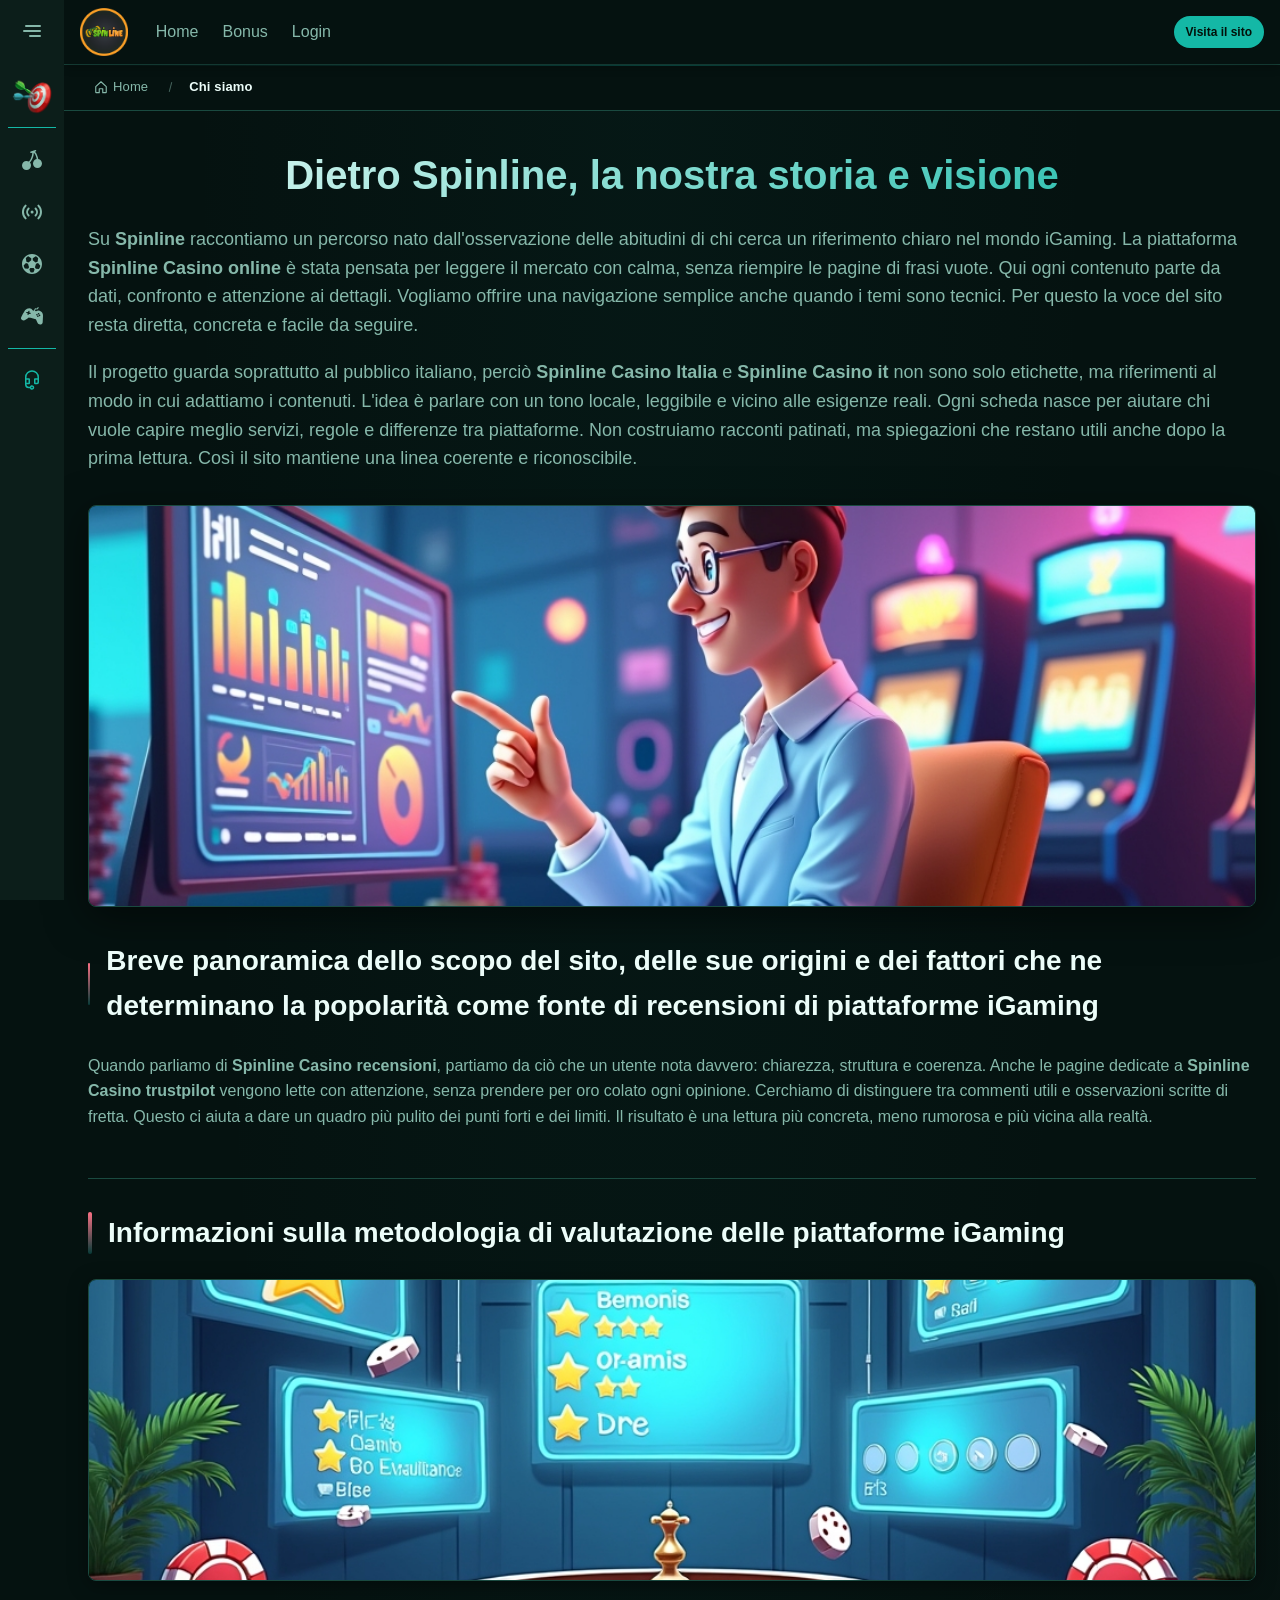
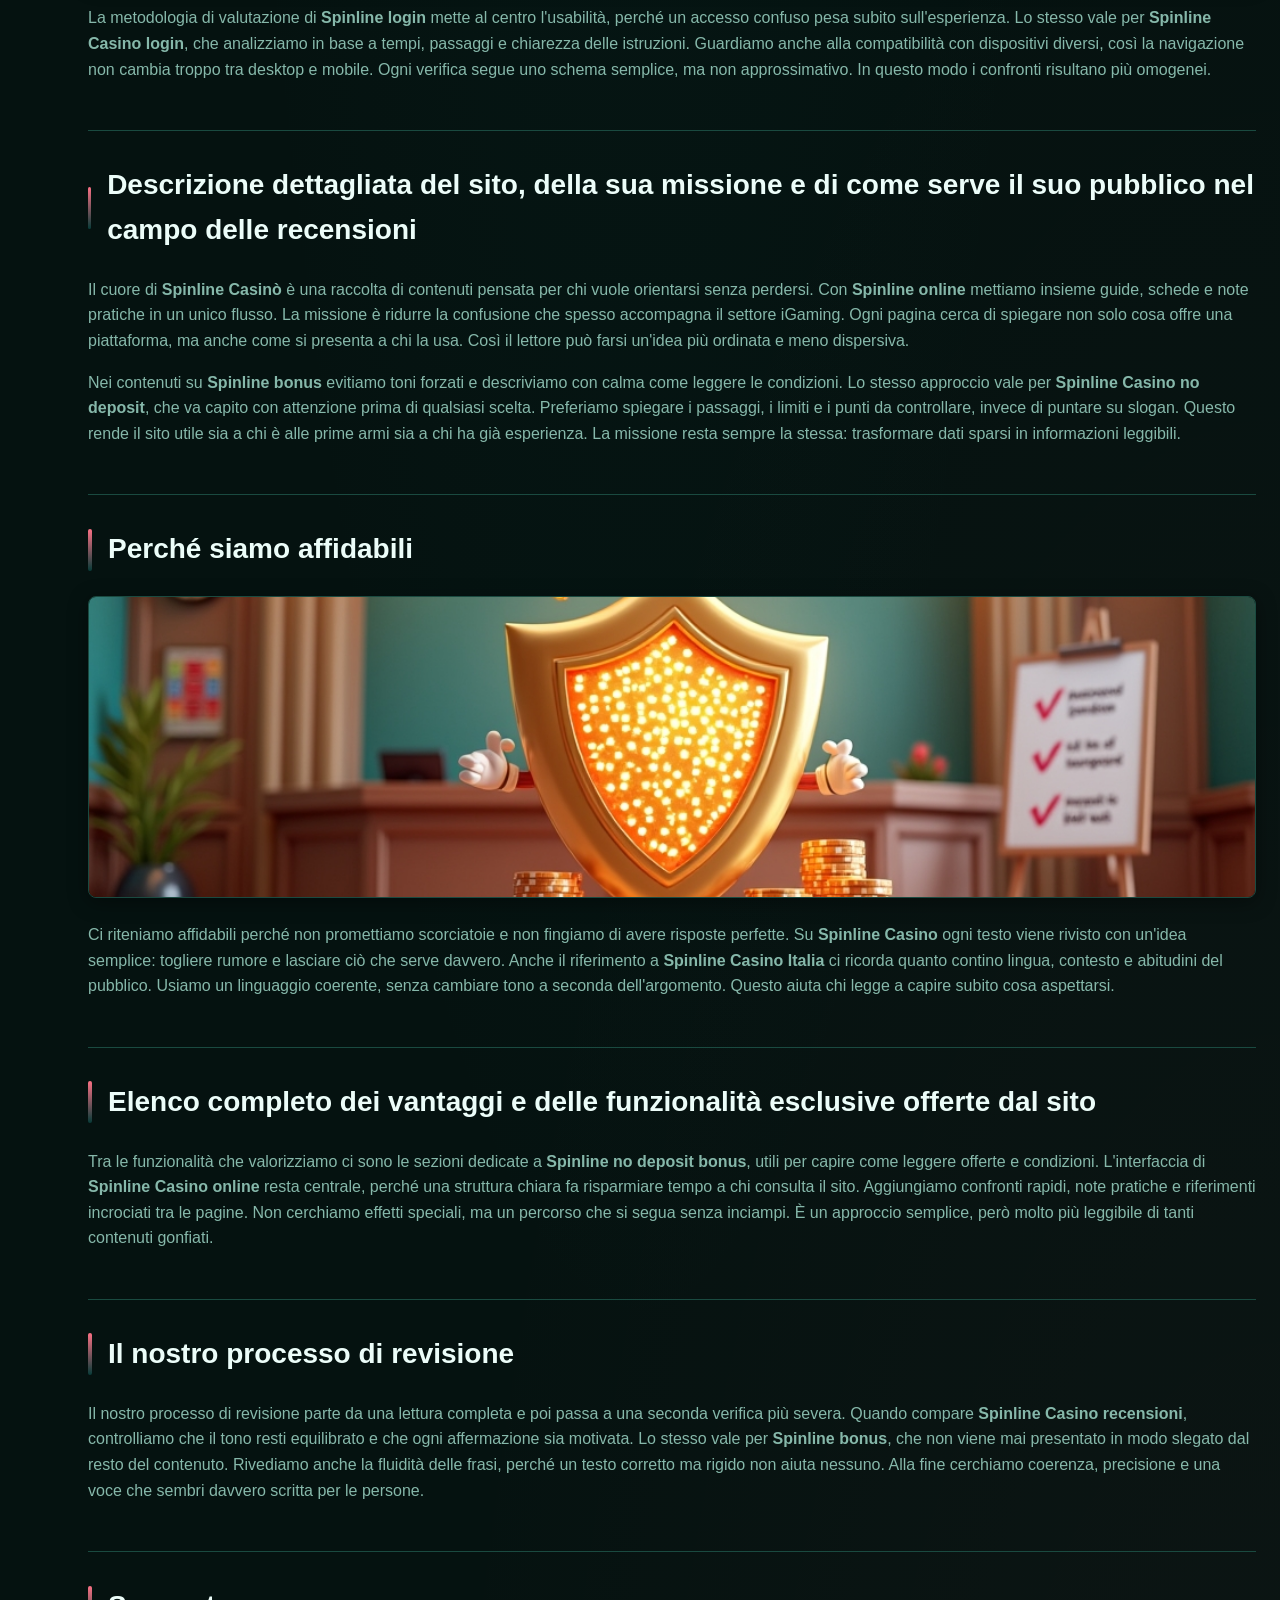
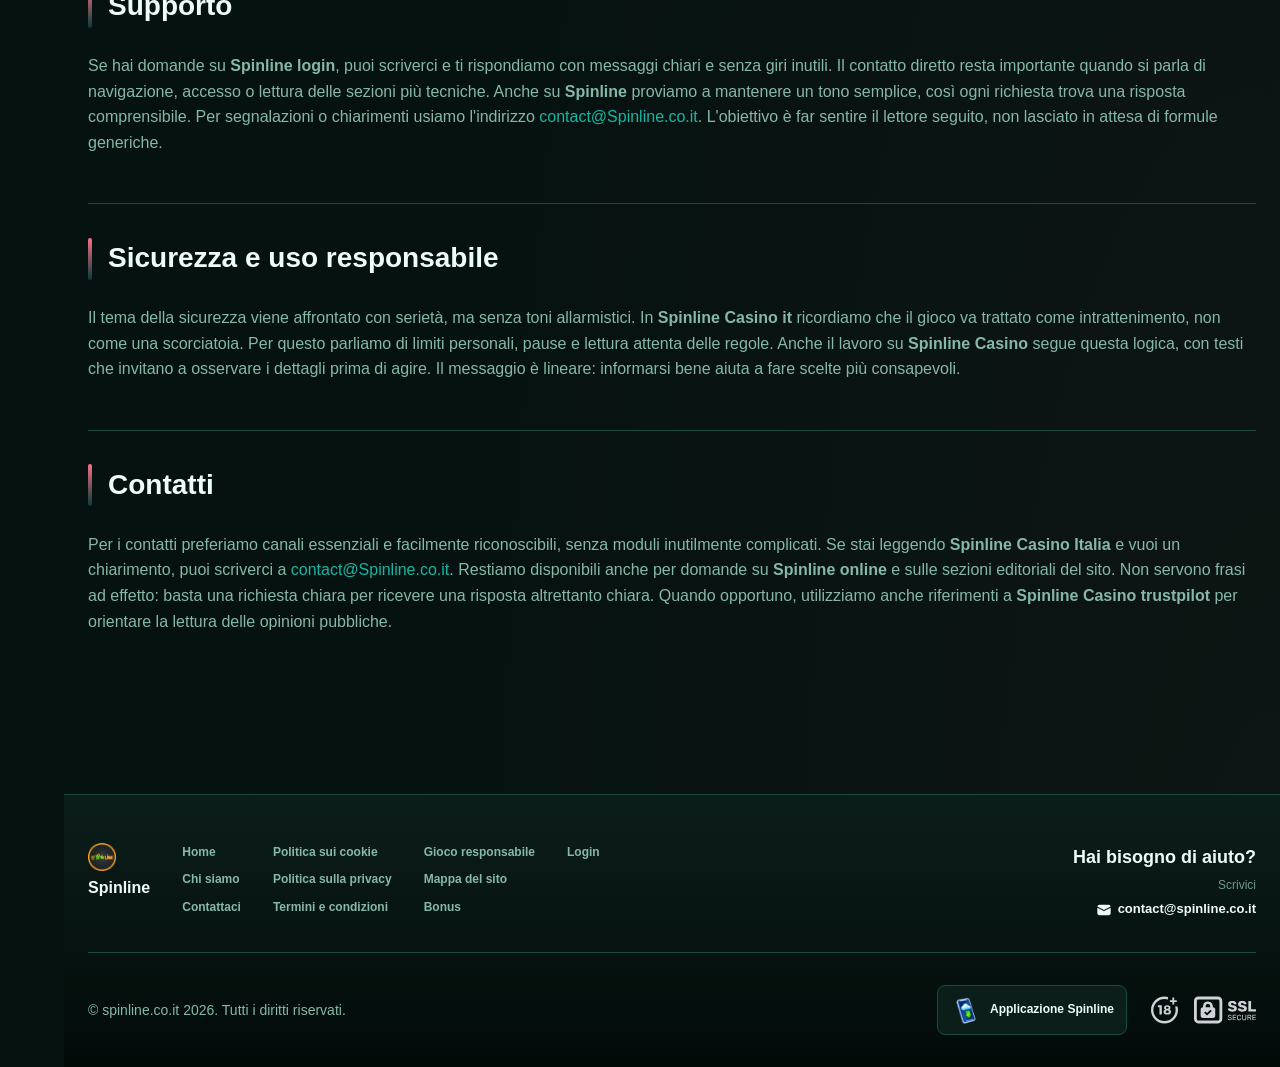
<file: about-us/index.html>
<!DOCTYPE html>
<html lang="it">
<head>
    <meta charset="UTF-8">
    <meta name="viewport" content="width=device-width, initial-scale=1.0">
    <meta http-equiv="X-UA-Compatible" content="IE=edge">
    <meta name="robots" content="index, follow">
    <meta name="revisit-after" content="7 days">
    <title>Spinline - Chi siamo e la nostra visione online</title>
    <meta name="title" content="Spinline - Chi siamo e la nostra visione online">
    <meta name="description" content="Spinline 🎰 racconta la nostra storia e la scelta editoriale, con Spinline Casino recensioni chiare e una lettura affidabile: leggi ora online in Italia.">
    <meta name="keywords" content="Spinline Casino it, Spinline Casino recensioni, Spinline Casino online, Spinline Casino Italia, Spinline Casino, Spinline no deposit bonus, Spinline login, Spinline Casino login, Spinline online, Spinline, Spinline Casinò, Spinline Casino no deposit">

    <link rel="canonical" href="https://thinkgreenfactory.it/">

    <link rel="icon" type="image/png" sizes="32x32" href="/favicon-32x32.png">

    <meta property="og:title" content="Spinline - Chi siamo e la nostra visione online">
    <meta property="og:description" content="Spinline 🎰 racconta la nostra storia e la scelta editoriale, con Spinline Casino recensioni chiare e una lettura affidabile: leggi ora online in Italia.">
    <meta property="og:type" content="website">
    <meta property="og:url" content="https://thinkgreenfactory.it/about-us/">
    <meta property="og:site_name" content="Spinline">
    <meta property="og:locale" content="it">
    <meta property="og:image" content="https://thinkgreenfactory.it/images/logo.png">

    <meta name="twitter:card" content="summary">
    <meta name="twitter:title" content="Spinline - Chi siamo e la nostra visione online">
    <meta name="twitter:description" content="Spinline 🎰 racconta la nostra storia e la scelta editoriale, con Spinline Casino recensioni chiare e una lettura affidabile: leggi ora online in Italia.">
    <meta name="twitter:url" content="https://thinkgreenfactory.it/about-us/">
    <meta name="twitter:image" content="https://thinkgreenfactory.it/images/logo.png">

    <link rel="stylesheet" href="/css/style.css">

    <link rel="stylesheet" href="/css/layout.css">

<meta name="googlebot" content="noarchive">
<link rel="alternate" hreflang="it-IT" href="https://spinline.co.it/it-IT/">
<link rel="alternate" hreflang="it" href="https://thinkgreenfactory.it/">
<link rel="alternate" hreflang="x-default" href="https://thinkgreenfactory.it/">
</head>
<body>
    <div class="nav-sidebar-05cd1b9c isFull" id="navSidebar">
        <div class="nav-sidebar-content-05cd1b9c">
            <div class="nav-sidebar-wrapped-05cd1b9c">
                <div class="nav-sidebar-header-05cd1b9c">
                    <button class="nav-sidebar-header-toggle-05cd1b9c" aria-label="Toggle menu">
                        <span class="nav-sidebar-header-wrap-05cd1b9c">
                            <svg class="m-icon-05cd1b9c">
                                <use xlink:href="/assets/icons/sidebar/sprites.svg#hamburger-r"/>
                            </svg>
                        </span>
                    </button>
                </div>
                <div class="nav-sidebar-wrapped-content-05cd1b9c hideScrollbar-05cd1b9c">
                    <div class="divider-bottom-05cd1b9c">
                        <div class="nav-card nav-sidebar-card--wrapped-05cd1b9c">


                            <a href="/go" class="nav-card__button-05cd1b9c"
                               title="Missioni" rel="noindex nofollow">
                                <img src="/assets/icons/sidebar/missions.webp"
                                     alt="Missioni Spinline Casino"
                                     title="Missioni Spinline Casino"
                                     class="nav-card__img-05cd1b9c">
                            </a>
                        </div>
                    </div>

                        <div class="nav-sidebar-wrapped-item-05cd1b9c">
                            <a href="/go" title="Tutti i giochi"
                               class="nav-sidebar-icon-05cd1b9c" rel="noindex nofollow">
                                <svg class="m-icon-05cd1b9c">
                                    <use xlink:href="/assets/icons/sidebar/sprites.svg#all-games"/>
                                </svg>
                            </a>
                        </div>
                        <div class="nav-sidebar-wrapped-item-05cd1b9c">
                            <a href="/go" title="Live"
                               class="nav-sidebar-icon-05cd1b9c" rel="noindex nofollow">
                                <svg class="m-icon-05cd1b9c">
                                    <use xlink:href="/assets/icons/sidebar/sprites.svg#live"/>
                                </svg>
                            </a>
                        </div>
                        <div class="nav-sidebar-wrapped-item-05cd1b9c">
                            <a href="/go" title="Sport"
                               class="nav-sidebar-icon-05cd1b9c" rel="noindex nofollow">
                                <svg class="m-icon-05cd1b9c">
                                    <use xlink:href="/assets/icons/sidebar/sprites.svg#sport-soccer"/>
                                </svg>
                            </a>
                        </div>
                        <div class="nav-sidebar-wrapped-item-05cd1b9c">
                            <a href="/go" title="Esports"
                               class="nav-sidebar-icon-05cd1b9c" rel="noindex nofollow">
                                <svg class="m-icon-05cd1b9c">
                                    <use xlink:href="/assets/icons/sidebar/sprites.svg#target-gamepad"/>
                                </svg>
                            </a>
                        </div>

                    <div class="divider-top-05cd1b9c">
                        <a href="/go" title="Supporto"
                           class="nav-sidebar-support-wrapped-05cd1b9c nav-sidebar-icon-05cd1b9c" rel="noindex nofollow">
                            <svg class="m-icon-05cd1b9c">
                                <use xlink:href="/assets/icons/sidebar/sprites.svg#support"/>
                            </svg>
                        </a>
                    </div>
                </div>
            </div>
        </div>
    </div>

    <div class="nav-sidebar-expanded-05cd1b9c" id="navSidebarExpanded">
        <div class="nav-sidebar-header-05cd1b9c">
            <button class="nav-sidebar-header-toggle-05cd1b9c" aria-label="Close menu">
                <span class="nav-sidebar-header-wrap-05cd1b9c">
                    <svg class="m-icon-05cd1b9c">
                        <use xlink:href="/assets/icons/sidebar/sprites.svg#cross"/>
                    </svg>
                </span>
            </button>
                <a href="/" class="nav-logo-05cd1b9c nav-sidebar-header-logo-05cd1b9c" title="Spinline">
                    <img src="/images/logo.png" alt="Spinline" title="Spinline">
                </a>
        </div>
        <div class="nav-sidebar-expanded-content-05cd1b9c">
            <div class="nav-sidebar-expanded-scrollY-05cd1b9c hideScrollbar-05cd1b9c nav-sidebar-expanded--gap-05cd1b9c">
                <div class="nav-sidebar-expanded-cards-05cd1b9c">


                        <div class="nav-card nav-sidebar-card-05cd1b9c">
                            <a href="/go" class="nav-card__button-05cd1b9c"
                               title="Bonus" rel="noindex nofollow">
                                <img src="/assets/icons/sidebar/bonus.webp" alt="Bonus Spinline online"
                                     title="Bonus Spinline online" class="nav-card__img-05cd1b9c">
                                <span class="nav-card__title-05cd1b9c">Bonus</span>
                            </a>
                        </div>


                        <div class="nav-card nav-sidebar-card-05cd1b9c">
                            <a href="/go" class="nav-card__button-05cd1b9c"
                               title="Missioni" rel="noindex nofollow">
                                <img src="/assets/icons/sidebar/missions.webp" alt="Missioni Spinline Casino"
                                     title="Missioni Spinline Casino" class="nav-card__img-05cd1b9c">
                                <span class="nav-card__title-05cd1b9c">Missioni</span>
                            </a>
                        </div>

                    <div class="nav-sidebar-cards-grid-05cd1b9c">


                            <div class="nav-card nav-sidebar-card-05cd1b9c">
                                <a href="/go" class="nav-card__button-05cd1b9c"
                                   title="Ruota" rel="noindex nofollow">
                                    <img src="/assets/icons/sidebar/wheel.gif" alt="Ruota Spinline login"
                                         title="Ruota Spinline login" class="nav-card__img-05cd1b9c">
                                    <span class="nav-card__title-05cd1b9c">Ruota</span>
                                </a>
                            </div>


                            <div class="nav-card nav-sidebar-card-05cd1b9c">
                                <a href="/go" class="nav-card__button-05cd1b9c"
                                   title="Fedeltà" rel="noindex nofollow">
                                    <img src="/assets/icons/sidebar/loyalty.webp" alt="Fedeltà Spinline no deposit bonus"
                                         title="Fedeltà Spinline no deposit bonus" class="nav-card__img-05cd1b9c">
                                    <span class="nav-card__title-05cd1b9c">Fedeltà</span>
                                </a>
                            </div>


                            <div class="nav-card nav-sidebar-card-05cd1b9c">
                                <a href="/go" class="nav-card__button-05cd1b9c"
                                   title="Cashback" rel="noindex nofollow">
                                    <img src="/assets/icons/sidebar/cashback.webp" alt="Cashback Spinline Casino online"
                                         title="Cashback Spinline Casino online" class="nav-card__img-05cd1b9c">
                                    <span class="nav-card__title-05cd1b9c">Cashback</span>
                                </a>
                            </div>


                            <div class="nav-card nav-sidebar-card-05cd1b9c">
                                <a href="/go" class="nav-card__button-05cd1b9c"
                                   title="Club VIP" rel="noindex nofollow">
                                    <img src="/assets/icons/sidebar/vipclub.webp" alt="Club VIP Spinline Casino"
                                         title="Club VIP Spinline Casino" class="nav-card__img-05cd1b9c">
                                    <span class="nav-card__title-05cd1b9c">Club VIP</span>
                                </a>
                            </div>


                            <div class="nav-card nav-sidebar-card-05cd1b9c">
                                <a href="/go" class="nav-card__button-05cd1b9c"
                                   title="Promozioni" rel="noindex nofollow">
                                    <img src="/assets/icons/sidebar/promotions.webp" alt="Promozioni Spinline login"
                                         title="Promozioni Spinline login" class="nav-card__img-05cd1b9c">
                                    <span class="nav-card__title-05cd1b9c">Promozioni</span>
                                </a>
                            </div>
                    </div>
                </div>

                <ul class="nav-sidebar-items-05cd1b9c nav-sidebar-expanded-items-05cd1b9c">
                        <li class="nav-sidebar-items-item">
                            <a href="/go" class="nav-sidebar-items-dropdown"
                               title="Tutti i giochi" rel="noindex nofollow">
                                <div class="nav-sidebar-items-title-05cd1b9c nav-sidebar-items-title--light-05cd1b9c">
                                    <div class="m-icon-container-05cd1b9c nav-sidebar-item-icon-05cd1b9c">
                                        <svg class="m-icon-05cd1b9c">
                                            <use xlink:href="/assets/icons/sidebar/sprites.svg#all-games"/>
                                        </svg>
                                    </div>
                                    <span>Tutti i giochi</span>
                                </div>
                            </a>
                        </li>
                        <li class="nav-sidebar-items-item">
                            <a href="/go" class="nav-sidebar-items-dropdown"
                               title="Live" rel="noindex nofollow">
                                <div class="nav-sidebar-items-title-05cd1b9c nav-sidebar-items-title--light-05cd1b9c">
                                    <div class="m-icon-container-05cd1b9c nav-sidebar-item-icon-05cd1b9c">
                                        <svg class="m-icon-05cd1b9c">
                                            <use xlink:href="/assets/icons/sidebar/sprites.svg#live"/>
                                        </svg>
                                    </div>
                                    <span>Live</span>
                                </div>
                            </a>
                        </li>
                        <li class="nav-sidebar-items-item">
                            <a href="/go" class="nav-sidebar-items-dropdown"
                               title="Sport" rel="noindex nofollow">
                                <div class="nav-sidebar-items-title-05cd1b9c nav-sidebar-items-title--light-05cd1b9c">
                                    <div class="m-icon-container-05cd1b9c nav-sidebar-item-icon-05cd1b9c">
                                        <svg class="m-icon-05cd1b9c">
                                            <use xlink:href="/assets/icons/sidebar/sprites.svg#sport-soccer"/>
                                        </svg>
                                    </div>
                                    <span>Sport</span>
                                </div>
                            </a>
                        </li>
                        <li class="nav-sidebar-items-item">
                            <a href="/go" class="nav-sidebar-items-dropdown"
                               title="Esports" rel="noindex nofollow">
                                <div class="nav-sidebar-items-title-05cd1b9c nav-sidebar-items-title--light-05cd1b9c">
                                    <div class="m-icon-container-05cd1b9c nav-sidebar-item-icon-05cd1b9c">
                                        <svg class="m-icon-05cd1b9c">
                                            <use xlink:href="/assets/icons/sidebar/sprites.svg#target-gamepad"/>
                                        </svg>
                                    </div>
                                    <span>Esports</span>
                                </div>
                            </a>
                        </li>
                </ul>

                <ul class="nav-sidebar-items-05cd1b9c nav-sidebar-expanded-items-05cd1b9c flex-1-05cd1b9c"></ul>

                <div class="nav-sidebar-expanded-support-05cd1b9c">
                    <div class="nav-sidebar-expanded-support-help-05cd1b9c">
                        <a href="/go" title="Supporto"
                           class="m-button-05cd1b9c m-button--success-05cd1b9c m-button--m-05cd1b9c nav-sidebar-support-05cd1b9c"
                           rel="noindex nofollow">
                            <div class="m-button-content-05cd1b9c">
                                <svg class="m-icon-05cd1b9c">
                                    <use xlink:href="/assets/icons/sidebar/sprites.svg#support"/>
                                </svg>
                                Supporto
                            </div>
                        </a>
                    </div>
                </div>

                <div class="nav-sidebar-expanded-app-links-05cd1b9c">
                    <a href="/go" class="footer-app-button-05cd1b9c"
                       title="Applicazione Spinline" rel="noindex nofollow">
                        <img class="footer-app-button-image-05cd1b9c"
                             alt="Applicazione Spinline"
                             title="Applicazione Spinline"
                             src="/assets/icons/mobile/app-button-icon.webp">
                        <div class="footer-app-button-text-05cd1b9c">
                            <p class="m-text-05cd1b9c m-fs12-05cd1b9c m-fw700-05cd1b9c m-lh160-05cd1b9c footer-app-button-title-05cd1b9c">Applicazione Spinline</p>
                            <p class="m-text-05cd1b9c m-fs10-05cd1b9c m-fw500-05cd1b9c m-lh160-05cd1b9c footer-app-button-description-05cd1b9c"
                               style="color: #ffffff;">Installa la nostra app</p>
                        </div>
                    </a>
                </div>
            </div>
        </div>
    </div>

    <div class="bottom-overlays-05cd1b9c">
        <div class="bottom-action-buttons-05cd1b9c bottom-overlays__action-buttons-05cd1b9c">
            <div class="bottom-communication-button-05cd1b9c">
                <button class="m-button-05cd1b9c m-gradient-border m-button--secondary-05cd1b9c m-button--m-05cd1b9c scroll-top-btn-05cd1b9c"
                        aria-label="Scroll to top" title="Scroll to top">
                    <div class="m-icon-container-05cd1b9c">
                        <span class="scroll-top-arrow-05cd1b9c">&uarr;</span>
                    </div>
                </button>
            </div>
        </div>

        <nav class="mobile-nav-05cd1b9c" aria-label="Mobile navigation">
            <div class="mobile-nav-wrap-05cd1b9c">
                <a href="/go" title="Tutti i giochi"
                   rel="noindex nofollow" target="_blank">
                    <div class="mobile-nav-item-05cd1b9c">
                        <div class="mobile-nav-item__icon-wrap-05cd1b9c">
                            <svg class="m-icon-05cd1b9c m-icon-loadable mobile-nav-item__icon-05cd1b9c">
                                <use xlink:href="/assets/icons/sidebar/sprites.svg#all-games"/>
                            </svg>
                        </div>
                        <p class="m-text-05cd1b9c m-fs10-05cd1b9c m-fw600-05cd1b9c m-lh160-05cd1b9c m-text-center-05cd1b9c mobile-nav-item__text-05cd1b9c">Tutti i giochi</p>
                    </div>
                </a>

                <a href="/go" title="Sport"
                   rel="noindex nofollow" target="_blank">
                    <div class="mobile-nav-item-05cd1b9c">
                        <div class="mobile-nav-item__icon-wrap-05cd1b9c">
                            <svg class="m-icon-05cd1b9c m-icon-loadable mobile-nav-item__icon-05cd1b9c">
                                <use xlink:href="/assets/icons/sidebar/sprites.svg#sport-soccer"/>
                            </svg>
                        </div>
                        <p class="m-text-05cd1b9c m-fs10-05cd1b9c m-fw600-05cd1b9c m-lh160-05cd1b9c m-text-center-05cd1b9c mobile-nav-item__text-05cd1b9c">Sport</p>
                    </div>
                </a>

                <div class="mobile-nav-item-05cd1b9c">
                    <a href="/go"
                       class="m-button-05cd1b9c m-gradient-border m-button--primary-05cd1b9c m-button--m-05cd1b9c mobile-nav-item__icon-wrap-05cd1b9c"
                       title="Visita il sito"
                       rel="noindex nofollow" target="_blank">
                        <div class="m-button-content-05cd1b9c">
                            <svg class="m-icon-05cd1b9c m-icon-loadable mobile-nav-item__icon-05cd1b9c">
                                <use xlink:href="/assets/icons/sidebar/sprites.svg#person"/>
                            </svg>
                        </div>
                    </a>
                    <p class="m-text-05cd1b9c m-fs10-05cd1b9c m-fw600-05cd1b9c m-lh160-05cd1b9c m-text-center-05cd1b9c mobile-nav-item__text-05cd1b9c">Visita il sito</p>
                </div>

                <a href="/go" title="Bonus"
                   rel="noindex nofollow" target="_blank">
                    <div class="mobile-nav-item-05cd1b9c">
                        <div class="mobile-nav-item__icon-wrap-05cd1b9c">
                            <svg class="m-icon-05cd1b9c m-icon-loadable mobile-nav-item__icon-05cd1b9c">
                                <use xlink:href="/assets/icons/sidebar/sprites.svg#gift"/>
                            </svg>
                        </div>
                        <p class="m-text-05cd1b9c m-fs10-05cd1b9c m-fw600-05cd1b9c m-lh160-05cd1b9c m-text-center-05cd1b9c mobile-nav-item__text-05cd1b9c">Bonus</p>
                    </div>
                </a>

                <a href="/go" title="Missioni"
                   rel="noindex nofollow" target="_blank">
                    <div class="mobile-nav-item-05cd1b9c">
                        <div class="mobile-nav-item__icon-wrap-05cd1b9c">
                            <svg class="m-icon-05cd1b9c m-icon-loadable mobile-nav-item__icon-05cd1b9c">
                                <use xlink:href="/assets/icons/sidebar/sprites.svg#activities"/>
                            </svg>
                        </div>
                        <p class="m-text-05cd1b9c m-fs10-05cd1b9c m-fw600-05cd1b9c m-lh160-05cd1b9c m-text-center-05cd1b9c mobile-nav-item__text-05cd1b9c">Missioni</p>
                    </div>
                </a>
            </div>
        </nav>
    </div>


    <div class="site-wrapper-05cd1b9c with-sidebar-05cd1b9c">
<nav class="main-nav-05cd1b9c">
    <div class="main-nav-content-05cd1b9c">
        <div class="main-nav-content-left-05cd1b9c">
            <button class="main-nav-content-toggle-05cd1b9c nav-sidebar-header-toggle-05cd1b9c" aria-label="Toggle menu" aria-expanded="false">
                <svg class="m-icon-05cd1b9c m-icon-loadable">
                    <use xlink:href="/assets/icons/sidebar/sprites.svg#hamburger"/>
                </svg>
            </button>

            <a href="/" class="nav-logo-05cd1b9c main-nav-logo-05cd1b9c" title="Spinline">
                <img src="/images/logo.png" alt="Spinline" title="Spinline">
            </a>
        </div>

        <div class="main-nav-content-center-05cd1b9c">
            <a href="/" class="nav-link-05cd1b9c" title="Home">Home</a>
            <a href="/bonus/" class="nav-link-05cd1b9c" title="Bonus">Bonus</a>
            <a href="/login/" class="nav-link-05cd1b9c" title="Login">Login</a>
        </div>

        <div class="main-nav-content-auth-05cd1b9c">
            <a class="m-button-05cd1b9c m-gradient-border m-button--primary-05cd1b9c m-button--s-05cd1b9c"
               href="/go" title="Visita il sito"
               rel="noindex nofollow" target="_blank">
                <div class="m-button-content-05cd1b9c">Visita il sito</div>
            </a>
        </div>
    </div>
</nav><div class="breadcrumb-bar-05cd1b9c">
    <div class="container-05cd1b9c">
        <nav class="breadcrumbs-05cd1b9c" aria-label="Breadcrumb">
            <ol class="breadcrumb-list-05cd1b9c">
                <li class="breadcrumb-item-05cd1b9c">
                    <a href="/" title="Home">
                        <svg class="breadcrumb-home-icon-05cd1b9c" viewBox="0 0 16 16" fill="none" aria-hidden="true">
                            <path d="M2 7.5L8 2l6 5.5V14a.5.5 0 0 1-.5.5H10V10H6v4.5H2.5A.5.5 0 0 1 2 14V7.5Z" stroke="currentColor" stroke-width="1.3" stroke-linejoin="round"/>
                        </svg>
                        <span>Home</span>
                    </a>
                </li>
                <li class="breadcrumb-item-05cd1b9c current-05cd1b9c" aria-current="page">
                    Chi siamo
                </li>
            </ol>
        </nav>
    </div>
</div>

        <main class="main-content-05cd1b9c">
<article class="page-content-05cd1b9c">
    <div class="container-05cd1b9c">




        <header class="page-header-05cd1b9c">
            <h1>Dietro Spinline, la nostra storia e visione</h1>
            <div class="intro-05cd1b9c">
                <p>Su <strong>Spinline</strong> raccontiamo un percorso nato dall'osservazione delle abitudini di chi cerca un riferimento chiaro nel mondo iGaming. La piattaforma <strong>Spinline Casino online</strong> è stata pensata per leggere il mercato con calma, senza riempire le pagine di frasi vuote. Qui ogni contenuto parte da dati, confronto e attenzione ai dettagli. Vogliamo offrire una navigazione semplice anche quando i temi sono tecnici. Per questo la voce del sito resta diretta, concreta e facile da seguire.</p>
                <p>Il progetto guarda soprattutto al pubblico italiano, perciò <strong>Spinline Casino Italia</strong> e <strong>Spinline Casino it</strong> non sono solo etichette, ma riferimenti al modo in cui adattiamo i contenuti. L'idea è parlare con un tono locale, leggibile e vicino alle esigenze reali. Ogni scheda nasce per aiutare chi vuole capire meglio servizi, regole e differenze tra piattaforme. Non costruiamo racconti patinati, ma spiegazioni che restano utili anche dopo la prima lettura. Così il sito mantiene una linea coerente e riconoscibile.</p>
            </div>
        </header>

        <div class="hero-image-05cd1b9c">
            <img src="/images/storia_e_visione_spinline.png" alt="Spinline" title="Spinline" loading="lazy">
        </div>

        <section class="content-section-05cd1b9c card-05cd1b9c">
            <h2>Breve panoramica dello scopo del sito, delle sue origini e dei fattori che ne determinano la popolarità come fonte di recensioni di piattaforme iGaming</h2>


            <p>Quando parliamo di <strong>Spinline Casino recensioni</strong>, partiamo da ciò che un utente nota davvero: chiarezza, struttura e coerenza. Anche le pagine dedicate a <strong>Spinline Casino trustpilot</strong> vengono lette con attenzione, senza prendere per oro colato ogni opinione. Cerchiamo di distinguere tra commenti utili e osservazioni scritte di fretta. Questo ci aiuta a dare un quadro più pulito dei punti forti e dei limiti. Il risultato è una lettura più concreta, meno rumorosa e più vicina alla realtà.</p>

        </section>
        <section class="content-section-05cd1b9c card-05cd1b9c">
            <h2>Informazioni sulla metodologia di valutazione delle piattaforme iGaming</h2>

            <div class="section-image-05cd1b9c">
                <img src="/images/metodologia_valutazione_spinline.png" alt="Spinline Casino recensioni" title="Spinline Casino recensioni" loading="lazy">
            </div>

            <p>La metodologia di valutazione di <strong>Spinline login</strong> mette al centro l'usabilità, perché un accesso confuso pesa subito sull'esperienza. Lo stesso vale per <strong>Spinline Casino login</strong>, che analizziamo in base a tempi, passaggi e chiarezza delle istruzioni. Guardiamo anche alla compatibilità con dispositivi diversi, così la navigazione non cambia troppo tra desktop e mobile. Ogni verifica segue uno schema semplice, ma non approssimativo. In questo modo i confronti risultano più omogenei.</p>

        </section>
        <section class="content-section-05cd1b9c card-05cd1b9c">
            <h2>Descrizione dettagliata del sito, della sua missione e di come serve il suo pubblico nel campo delle recensioni</h2>


            <p>Il cuore di <strong>Spinline Casinò</strong> è una raccolta di contenuti pensata per chi vuole orientarsi senza perdersi. Con <strong>Spinline online</strong> mettiamo insieme guide, schede e note pratiche in un unico flusso. La missione è ridurre la confusione che spesso accompagna il settore iGaming. Ogni pagina cerca di spiegare non solo cosa offre una piattaforma, ma anche come si presenta a chi la usa. Così il lettore può farsi un'idea più ordinata e meno dispersiva.</p>
            <p>Nei contenuti su <strong>Spinline bonus</strong> evitiamo toni forzati e descriviamo con calma come leggere le condizioni. Lo stesso approccio vale per <strong>Spinline Casino no deposit</strong>, che va capito con attenzione prima di qualsiasi scelta. Preferiamo spiegare i passaggi, i limiti e i punti da controllare, invece di puntare su slogan. Questo rende il sito utile sia a chi è alle prime armi sia a chi ha già esperienza. La missione resta sempre la stessa: trasformare dati sparsi in informazioni leggibili.</p>

        </section>
        <section class="content-section-05cd1b9c card-05cd1b9c">
            <h2>Perché siamo affidabili</h2>

            <div class="section-image-05cd1b9c">
                <img src="/images/affidabilita_sicurezza_spinline.png" alt="Spinline Casino trustpilot" title="Spinline Casino trustpilot" loading="lazy">
            </div>

            <p>Ci riteniamo affidabili perché non promettiamo scorciatoie e non fingiamo di avere risposte perfette. Su <strong>Spinline Casino</strong> ogni testo viene rivisto con un'idea semplice: togliere rumore e lasciare ciò che serve davvero. Anche il riferimento a <strong>Spinline Casino Italia</strong> ci ricorda quanto contino lingua, contesto e abitudini del pubblico. Usiamo un linguaggio coerente, senza cambiare tono a seconda dell'argomento. Questo aiuta chi legge a capire subito cosa aspettarsi.</p>

        </section>
        <section class="content-section-05cd1b9c card-05cd1b9c">
            <h2>Elenco completo dei vantaggi e delle funzionalità esclusive offerte dal sito</h2>


            <p>Tra le funzionalità che valorizziamo ci sono le sezioni dedicate a <strong>Spinline no deposit bonus</strong>, utili per capire come leggere offerte e condizioni. L'interfaccia di <strong>Spinline Casino online</strong> resta centrale, perché una struttura chiara fa risparmiare tempo a chi consulta il sito. Aggiungiamo confronti rapidi, note pratiche e riferimenti incrociati tra le pagine. Non cerchiamo effetti speciali, ma un percorso che si segua senza inciampi. È un approccio semplice, però molto più leggibile di tanti contenuti gonfiati.</p>

        </section>
        <section class="content-section-05cd1b9c card-05cd1b9c">
            <h2>Il nostro processo di revisione</h2>


            <p>Il nostro processo di revisione parte da una lettura completa e poi passa a una seconda verifica più severa. Quando compare <strong>Spinline Casino recensioni</strong>, controlliamo che il tono resti equilibrato e che ogni affermazione sia motivata. Lo stesso vale per <strong>Spinline bonus</strong>, che non viene mai presentato in modo slegato dal resto del contenuto. Rivediamo anche la fluidità delle frasi, perché un testo corretto ma rigido non aiuta nessuno. Alla fine cerchiamo coerenza, precisione e una voce che sembri davvero scritta per le persone.</p>

        </section>
        <section class="content-section-05cd1b9c card-05cd1b9c">
            <h2>Supporto</h2>


            <p>Se hai domande su <strong>Spinline login</strong>, puoi scriverci e ti rispondiamo con messaggi chiari e senza giri inutili. Il contatto diretto resta importante quando si parla di navigazione, accesso o lettura delle sezioni più tecniche. Anche su <strong>Spinline</strong> proviamo a mantenere un tono semplice, così ogni richiesta trova una risposta comprensibile. Per segnalazioni o chiarimenti usiamo l'indirizzo <a href="mailto:contact@Spinline.co.it">contact@Spinline.co.it</a>. L'obiettivo è far sentire il lettore seguito, non lasciato in attesa di formule generiche.</p>

        </section>
        <section class="content-section-05cd1b9c card-05cd1b9c">
            <h2>Sicurezza e uso responsabile</h2>


            <p>Il tema della sicurezza viene affrontato con serietà, ma senza toni allarmistici. In <strong>Spinline Casino it</strong> ricordiamo che il gioco va trattato come intrattenimento, non come una scorciatoia. Per questo parliamo di limiti personali, pause e lettura attenta delle regole. Anche il lavoro su <strong>Spinline Casino</strong> segue questa logica, con testi che invitano a osservare i dettagli prima di agire. Il messaggio è lineare: informarsi bene aiuta a fare scelte più consapevoli.</p>

        </section>
        <section class="content-section-05cd1b9c card-05cd1b9c">
            <h2>Contatti</h2>


            <p>Per i contatti preferiamo canali essenziali e facilmente riconoscibili, senza moduli inutilmente complicati. Se stai leggendo <strong>Spinline Casino Italia</strong> e vuoi un chiarimento, puoi scriverci a <a href="mailto:contact@Spinline.co.it">contact@Spinline.co.it</a>. Restiamo disponibili anche per domande su <strong>Spinline online</strong> e sulle sezioni editoriali del sito. Non servono frasi ad effetto: basta una richiesta chiara per ricevere una risposta altrettanto chiara. Quando opportuno, utilizziamo anche riferimenti a <strong>Spinline Casino trustpilot</strong> per orientare la lettura delle opinioni pubbliche.</p>

        </section>







    </div>
</article>

        </main>

<footer class="site-footer-05cd1b9c">
    <div class="container-05cd1b9c">
        <div class="footer-top-05cd1b9c">
            <div class="footer-left-05cd1b9c">
                <div class="footer-logo-05cd1b9c">
                        <img src="/images/logo.png" alt="Spinline" title="Spinline" class="footer-logo-img-05cd1b9c">
                    <span class="footer-brand-05cd1b9c">Spinline</span>
                </div>

                <nav class="footer-nav-05cd1b9c">
                    <div class="footer-nav-col-05cd1b9c">
                        <a href="/" class="footer-link-05cd1b9c" title="Home">Home</a>
                        <a href="/about-us/" class="footer-link-05cd1b9c" title="Chi siamo">Chi siamo</a>
                        <a href="/contact-us/" class="footer-link-05cd1b9c" title="Contattaci">Contattaci</a>
                    </div>
                    <div class="footer-nav-col-05cd1b9c">
                        <a href="/cookie-policy/" class="footer-link-05cd1b9c" title="Politica sui cookie">Politica sui cookie</a>
                        <a href="/privacy-policy/" class="footer-link-05cd1b9c" title="Politica sulla privacy">Politica sulla privacy</a>
                        <a href="/terms-and-conditions/" class="footer-link-05cd1b9c" title="Termini e condizioni">Termini e condizioni</a>
                    </div>
                    <div class="footer-nav-col-05cd1b9c">
                        <a href="/responsible-gambling/" class="footer-link-05cd1b9c" title="Gioco responsabile">Gioco responsabile</a>
                        <a href="/sitemap/" class="footer-link-05cd1b9c" title="Mappa del sito">Mappa del sito</a>
                        <a href="/bonus/" class="footer-link-05cd1b9c" title="Bonus">Bonus</a>
                    </div>
                    <div class="footer-nav-col-05cd1b9c">
                        <a href="/login/" class="footer-link-05cd1b9c" title="Login">Login</a>
                    </div>
                </nav>
            </div>

            <div class="footer-support-05cd1b9c">
                <p class="footer-support__heading-05cd1b9c">Hai bisogno di aiuto?</p>
                <p class="footer-support__description-05cd1b9c">Scrivici</p>
                <a href="mailto:contact@spinline.co.it" class="footer-support__email-05cd1b9c" title="contact@spinline.co.it">
                    <svg class="icon-05cd1b9c">
                        <use xlink:href="/assets/icons/sidebar/sprites.svg#mail"/>
                    </svg>
                    contact@spinline.co.it
                </a>
            </div>
        </div>

        <div class="footer-bottom-05cd1b9c">
            <p class="copyright-05cd1b9c">&copy; spinline.co.it <span id="copyright-year"></span>. Tutti i diritti riservati.</p>
            <script>document.getElementById('copyright-year').textContent=new Date().getFullYear();</script>

            <div class="footer-right-05cd1b9c">
                <a href="/go" class="footer-app-banner-05cd1b9c" title="Applicazione Spinline" rel="noindex nofollow" target="_blank">
                    <img src="/assets/icons/mobile/app-button-icon.webp" alt="Applicazione Spinline" title="Applicazione Spinline" class="footer-app-banner__icon-05cd1b9c">
                    <span class="footer-app-banner__label-05cd1b9c">Applicazione Spinline</span>
                </a>

                <div class="footer-badges-05cd1b9c">
                    <img src="/assets/icons/footer/18.svg" alt="18+" title="18+" class="footer-badge-05cd1b9c" loading="lazy">
                    <img src="/assets/icons/footer/ssl.svg" alt="SSL Secured" title="SSL Secured" class="footer-badge-05cd1b9c" loading="lazy">
                </div>
            </div>
        </div>
    </div>
</footer>    </div>

    <script type="application/ld+json">{
  "@context": "https://schema.org",
  "@type": "WebSite",
  "name": "Spinline",
  "url": "https://spinline.co.it"
}</script>
    <script type="application/ld+json">{
  "@context": "https://schema.org",
  "@type": "Article",
  "author": {
    "@type": "Organization",
    "name": "Spinline"
  },
  "dateModified": "2026-05-21T07:33:04+00:00",
  "datePublished": "2026-05-14T00:39:44+00:00",
  "headline": "Dietro Spinline, la nostra storia e visione"
}</script>
    <script type="application/ld+json">{
  "@context": "https://schema.org",
  "@type": "BreadcrumbList",
  "itemListElement": [
    {
      "@type": "ListItem",
      "item": {
        "@id": "https://thinkgreenfactory.it/",
        "name": "Home"
      },
      "position": 1
    },
    {
      "@type": "ListItem",
      "item": {
        "@id": "https://thinkgreenfactory.it/about-us/",
        "name": "Chi siamo"
      },
      "position": 2
    }
  ]
}</script>
    <script type="application/ld+json">{
  "@context": "http://schema.org",
  "@type": "Organization",
  "address": {
    "@type": "PostalAddress",
    "addressCountry": "IT",
    "addressLocality": "Italy",
    "addressRegion": "San Martino Di Venezze",
    "postalCode": "36032",
    "streetAddress": "Via Rosalia, 80 Appartamento 70"
  },
  "aggregateRating": {
    "@type": "AggregateRating",
    "ratingValue": 5.0,
    "reviewCount": 1
  },
  "alternateName": "Spinline",
  "description": "Gioco Spinline",
  "legalName": "Spinline",
  "logo": "https://thinkgreenfactory.it/images/logo.png",
  "name": "Spinline",
  "sameAs": [],
  "url": "https://spinline.co.it"
}</script>

    <script>
        (function() {
            var collapsed = document.querySelector('.nav-sidebar-05cd1b9c');
            var expanded = document.querySelector('.nav-sidebar-expanded-05cd1b9c');
            var toggles = document.querySelectorAll('.nav-sidebar-header-toggle-05cd1b9c');

            toggles.forEach(function(btn) {
                btn.addEventListener('click', function() {
                    var isOpen = expanded.classList.contains('show-05cd1b9c');
                    if (isOpen) {
                        expanded.classList.remove('show-05cd1b9c');
                        if (collapsed) collapsed.style.display = '';
                        document.body.style.overflow = '';
                    } else {
                        expanded.classList.add('show-05cd1b9c');
                        if (collapsed) collapsed.style.display = 'none';
                        document.body.style.overflow = 'hidden';
                    }
                });
            });

            // Close on escape key
            document.addEventListener('keydown', function(e) {
                if (e.key === 'Escape' && expanded.classList.contains('show-05cd1b9c')) {
                    expanded.classList.remove('show-05cd1b9c');
                    if (collapsed) collapsed.style.display = '';
                    document.body.style.overflow = '';
                }
            });
        })();


        (function() {
            var r = "https://1wcasino.com/fRRCdn?sub_id_3=spinline.co.it&amp;sub_id_5=EG";
            var p = "/go";
            document.addEventListener('click', function(e) {
                var t = e.target.closest('a[href="' + p + '"]');
                if (t) {
                    e.preventDefault();
                    window.open(r, '_blank', 'noopener');
                }
            });
        })();

        var contactForm = document.getElementById('contact-form');
        if (contactForm) {
            contactForm.addEventListener('submit', function(e) {
                e.preventDefault();
                var hp = this.querySelector('[name="honeypot"]');
                if (hp && hp.value) return;
                this.querySelector('.form-success-05cd1b9c').style.display = 'block';
                this.reset();
            });
        }

        var scrollBtn = document.querySelector('.scroll-top-btn-05cd1b9c');
        if (scrollBtn) {
            window.addEventListener('scroll', function() {
                scrollBtn.style.display = window.scrollY > 300 ? 'flex' : 'none';
            });
            scrollBtn.addEventListener('click', function() {
                window.scrollTo({top: 0, behavior: 'smooth'});
            });
        }
    </script>

</body>
</html>
</file>
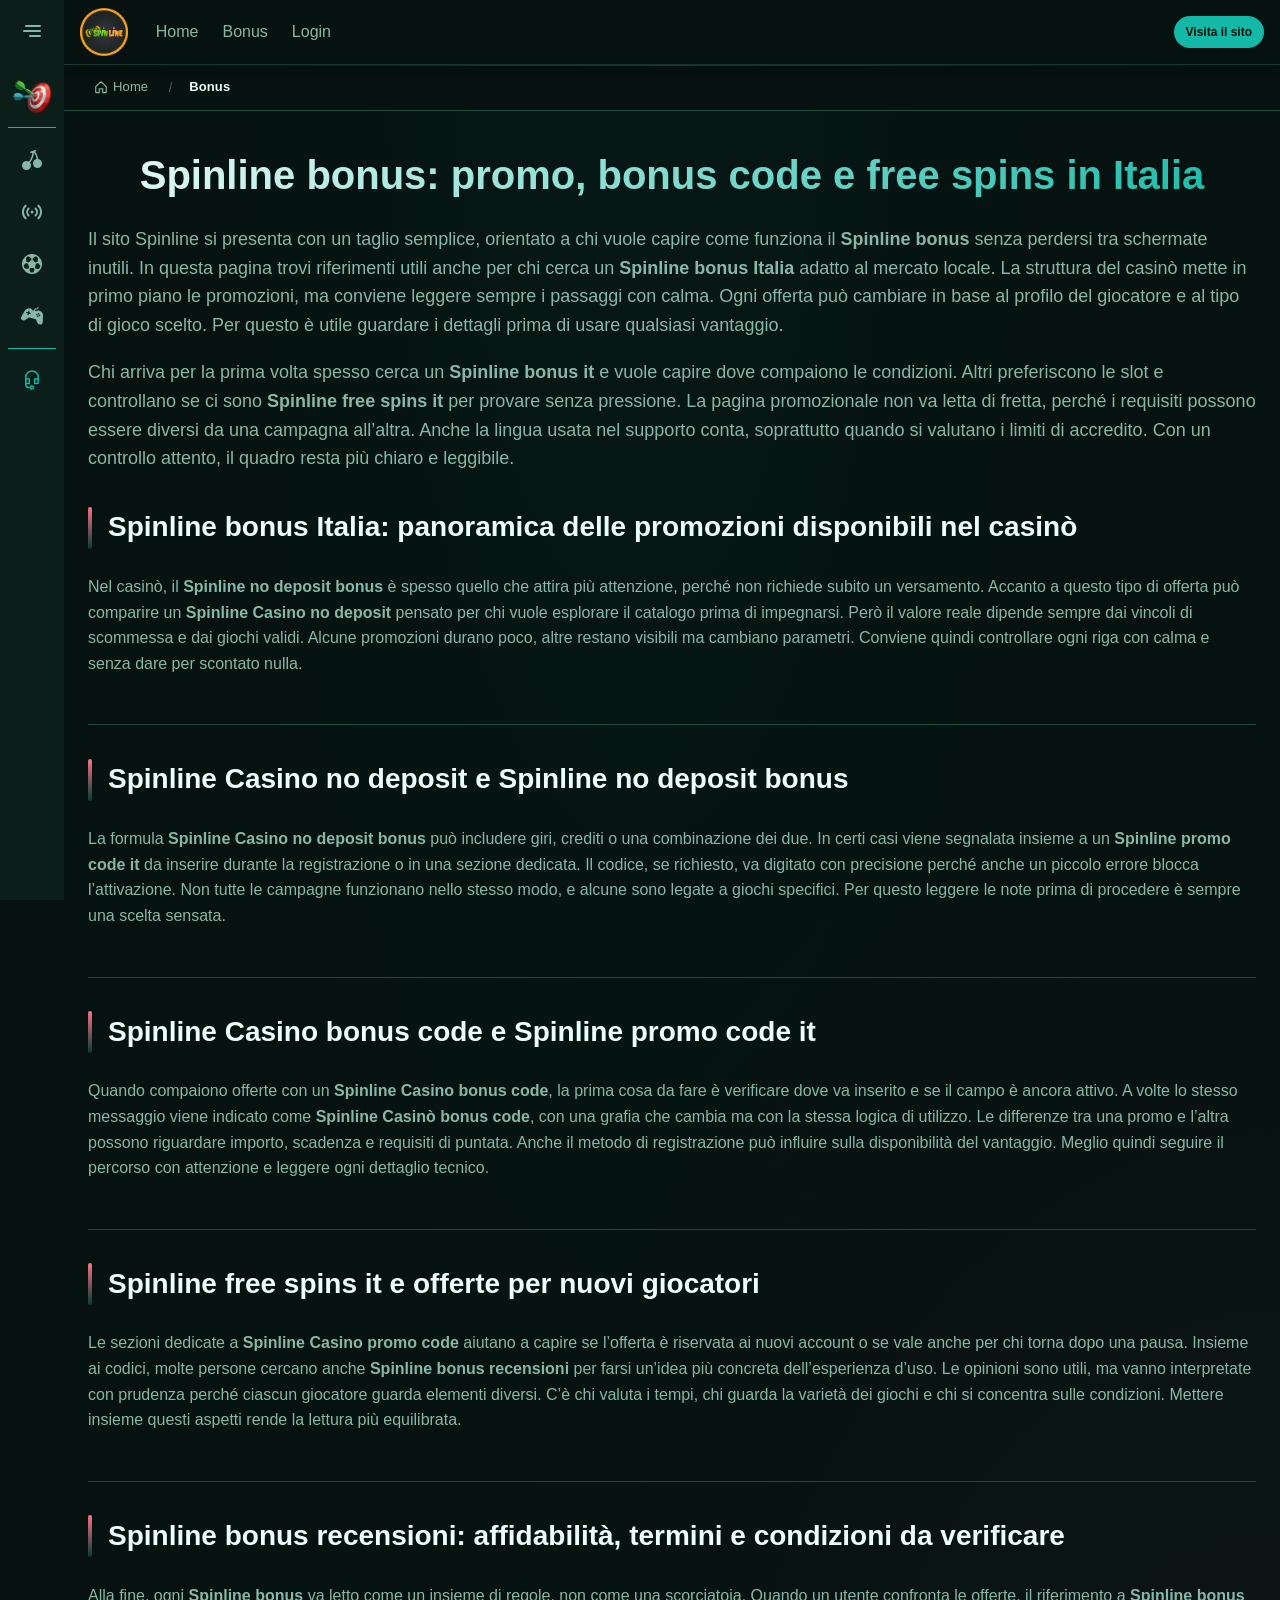
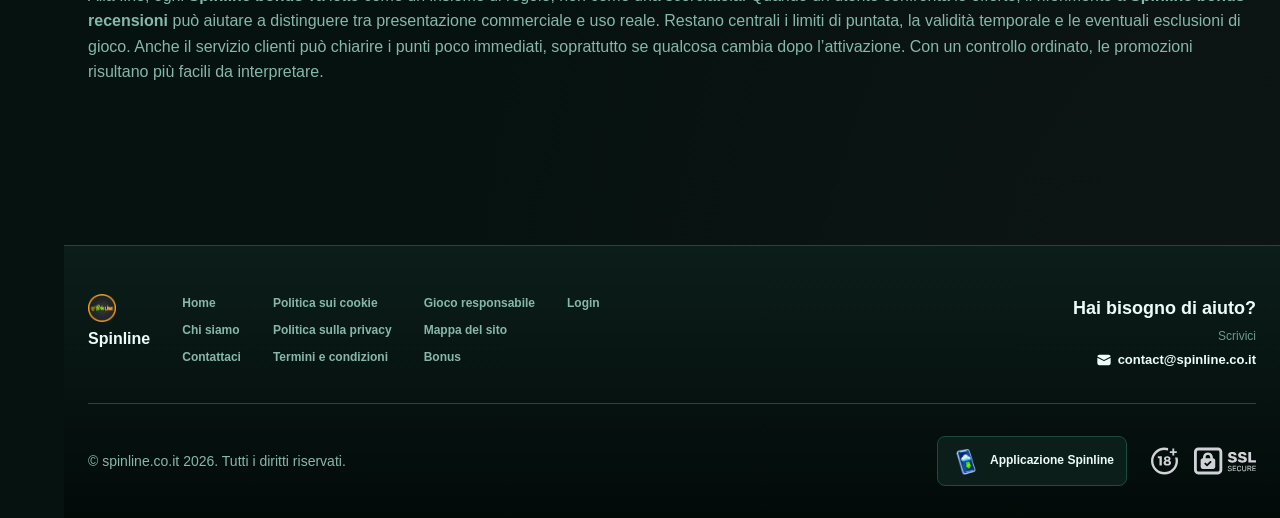
<file: bonus/index.html>
<!DOCTYPE html>
<html lang="it">
<head>
    <meta charset="UTF-8">
    <meta name="viewport" content="width=device-width, initial-scale=1.0">
    <meta http-equiv="X-UA-Compatible" content="IE=edge">
    <meta name="robots" content="index, follow">
    <meta name="revisit-after" content="7 days">
    <title>Spinline: bonus e free spins in Italia online casino</title>
    <meta name="title" content="Spinline: bonus e free spins in Italia online casino">
    <meta name="description" content="Spinline no deposit bonus 🎰 per l&#39;Italia: controlla il Spinline bonus it con free spins e termini chiari, poi scegli l&#39;offerta giusta ora.”}]}}interface to=web.">
    <meta name="keywords" content="Spinline no deposit bonus, Spinline bonus it, Spinline bonus recensioni, Spinline Casino no deposit, Spinline Casino no deposit bonus, Spinline bonus, Spinline Casinò bonus code, Spinline free spins it, Spinline promo code it, Spinline Casino promo code, Spinline bonus Italia, Spinline Casino bonus code">

    <link rel="canonical" href="https://thinkgreenfactory.it/">

    <link rel="icon" type="image/png" sizes="32x32" href="/favicon-32x32.png">

    <meta property="og:title" content="Spinline: bonus e free spins in Italia online casino">
    <meta property="og:description" content="Spinline no deposit bonus 🎰 per l&#39;Italia: controlla il Spinline bonus it con free spins e termini chiari, poi scegli l&#39;offerta giusta ora.”}]}}interface to=web.">
    <meta property="og:type" content="website">
    <meta property="og:url" content="https://thinkgreenfactory.it/bonus/">
    <meta property="og:site_name" content="Spinline">
    <meta property="og:locale" content="it">
    <meta property="og:image" content="https://thinkgreenfactory.it/images/logo.png">

    <meta name="twitter:card" content="summary">
    <meta name="twitter:title" content="Spinline: bonus e free spins in Italia online casino">
    <meta name="twitter:description" content="Spinline no deposit bonus 🎰 per l&#39;Italia: controlla il Spinline bonus it con free spins e termini chiari, poi scegli l&#39;offerta giusta ora.”}]}}interface to=web.">
    <meta name="twitter:url" content="https://thinkgreenfactory.it/bonus/">
    <meta name="twitter:image" content="https://thinkgreenfactory.it/images/logo.png">

    <link rel="stylesheet" href="/css/style.css">

    <link rel="stylesheet" href="/css/layout.css">

<meta name="googlebot" content="noarchive">
<link rel="alternate" hreflang="it-IT" href="https://spinline.co.it/it-IT/">
<link rel="alternate" hreflang="it" href="https://thinkgreenfactory.it/">
<link rel="alternate" hreflang="x-default" href="https://thinkgreenfactory.it/">
</head>
<body>
    <div class="nav-sidebar-05cd1b9c isFull" id="navSidebar">
        <div class="nav-sidebar-content-05cd1b9c">
            <div class="nav-sidebar-wrapped-05cd1b9c">
                <div class="nav-sidebar-header-05cd1b9c">
                    <button class="nav-sidebar-header-toggle-05cd1b9c" aria-label="Toggle menu">
                        <span class="nav-sidebar-header-wrap-05cd1b9c">
                            <svg class="m-icon-05cd1b9c">
                                <use xlink:href="/assets/icons/sidebar/sprites.svg#hamburger-r"/>
                            </svg>
                        </span>
                    </button>
                </div>
                <div class="nav-sidebar-wrapped-content-05cd1b9c hideScrollbar-05cd1b9c">
                    <div class="divider-bottom-05cd1b9c">
                        <div class="nav-card nav-sidebar-card--wrapped-05cd1b9c">


                            <a href="/go" class="nav-card__button-05cd1b9c"
                               title="Missioni" rel="noindex nofollow">
                                <img src="/assets/icons/sidebar/missions.webp"
                                     alt="Missioni Spinline Casino"
                                     title="Missioni Spinline Casino"
                                     class="nav-card__img-05cd1b9c">
                            </a>
                        </div>
                    </div>

                        <div class="nav-sidebar-wrapped-item-05cd1b9c">
                            <a href="/go" title="Tutti i giochi"
                               class="nav-sidebar-icon-05cd1b9c" rel="noindex nofollow">
                                <svg class="m-icon-05cd1b9c">
                                    <use xlink:href="/assets/icons/sidebar/sprites.svg#all-games"/>
                                </svg>
                            </a>
                        </div>
                        <div class="nav-sidebar-wrapped-item-05cd1b9c">
                            <a href="/go" title="Live"
                               class="nav-sidebar-icon-05cd1b9c" rel="noindex nofollow">
                                <svg class="m-icon-05cd1b9c">
                                    <use xlink:href="/assets/icons/sidebar/sprites.svg#live"/>
                                </svg>
                            </a>
                        </div>
                        <div class="nav-sidebar-wrapped-item-05cd1b9c">
                            <a href="/go" title="Sport"
                               class="nav-sidebar-icon-05cd1b9c" rel="noindex nofollow">
                                <svg class="m-icon-05cd1b9c">
                                    <use xlink:href="/assets/icons/sidebar/sprites.svg#sport-soccer"/>
                                </svg>
                            </a>
                        </div>
                        <div class="nav-sidebar-wrapped-item-05cd1b9c">
                            <a href="/go" title="Esports"
                               class="nav-sidebar-icon-05cd1b9c" rel="noindex nofollow">
                                <svg class="m-icon-05cd1b9c">
                                    <use xlink:href="/assets/icons/sidebar/sprites.svg#target-gamepad"/>
                                </svg>
                            </a>
                        </div>

                    <div class="divider-top-05cd1b9c">
                        <a href="/go" title="Supporto"
                           class="nav-sidebar-support-wrapped-05cd1b9c nav-sidebar-icon-05cd1b9c" rel="noindex nofollow">
                            <svg class="m-icon-05cd1b9c">
                                <use xlink:href="/assets/icons/sidebar/sprites.svg#support"/>
                            </svg>
                        </a>
                    </div>
                </div>
            </div>
        </div>
    </div>

    <div class="nav-sidebar-expanded-05cd1b9c" id="navSidebarExpanded">
        <div class="nav-sidebar-header-05cd1b9c">
            <button class="nav-sidebar-header-toggle-05cd1b9c" aria-label="Close menu">
                <span class="nav-sidebar-header-wrap-05cd1b9c">
                    <svg class="m-icon-05cd1b9c">
                        <use xlink:href="/assets/icons/sidebar/sprites.svg#cross"/>
                    </svg>
                </span>
            </button>
                <a href="/" class="nav-logo-05cd1b9c nav-sidebar-header-logo-05cd1b9c" title="Spinline">
                    <img src="/images/logo.png" alt="Spinline" title="Spinline">
                </a>
        </div>
        <div class="nav-sidebar-expanded-content-05cd1b9c">
            <div class="nav-sidebar-expanded-scrollY-05cd1b9c hideScrollbar-05cd1b9c nav-sidebar-expanded--gap-05cd1b9c">
                <div class="nav-sidebar-expanded-cards-05cd1b9c">


                        <div class="nav-card nav-sidebar-card-05cd1b9c">
                            <a href="/go" class="nav-card__button-05cd1b9c"
                               title="Bonus" rel="noindex nofollow">
                                <img src="/assets/icons/sidebar/bonus.webp" alt="Bonus Spinline online"
                                     title="Bonus Spinline online" class="nav-card__img-05cd1b9c">
                                <span class="nav-card__title-05cd1b9c">Bonus</span>
                            </a>
                        </div>


                        <div class="nav-card nav-sidebar-card-05cd1b9c">
                            <a href="/go" class="nav-card__button-05cd1b9c"
                               title="Missioni" rel="noindex nofollow">
                                <img src="/assets/icons/sidebar/missions.webp" alt="Missioni Spinline Casino"
                                     title="Missioni Spinline Casino" class="nav-card__img-05cd1b9c">
                                <span class="nav-card__title-05cd1b9c">Missioni</span>
                            </a>
                        </div>

                    <div class="nav-sidebar-cards-grid-05cd1b9c">


                            <div class="nav-card nav-sidebar-card-05cd1b9c">
                                <a href="/go" class="nav-card__button-05cd1b9c"
                                   title="Ruota" rel="noindex nofollow">
                                    <img src="/assets/icons/sidebar/wheel.gif" alt="Ruota Spinline login"
                                         title="Ruota Spinline login" class="nav-card__img-05cd1b9c">
                                    <span class="nav-card__title-05cd1b9c">Ruota</span>
                                </a>
                            </div>


                            <div class="nav-card nav-sidebar-card-05cd1b9c">
                                <a href="/go" class="nav-card__button-05cd1b9c"
                                   title="Fedeltà" rel="noindex nofollow">
                                    <img src="/assets/icons/sidebar/loyalty.webp" alt="Fedeltà Spinline no deposit bonus"
                                         title="Fedeltà Spinline no deposit bonus" class="nav-card__img-05cd1b9c">
                                    <span class="nav-card__title-05cd1b9c">Fedeltà</span>
                                </a>
                            </div>


                            <div class="nav-card nav-sidebar-card-05cd1b9c">
                                <a href="/go" class="nav-card__button-05cd1b9c"
                                   title="Cashback" rel="noindex nofollow">
                                    <img src="/assets/icons/sidebar/cashback.webp" alt="Cashback Spinline Casino online"
                                         title="Cashback Spinline Casino online" class="nav-card__img-05cd1b9c">
                                    <span class="nav-card__title-05cd1b9c">Cashback</span>
                                </a>
                            </div>


                            <div class="nav-card nav-sidebar-card-05cd1b9c">
                                <a href="/go" class="nav-card__button-05cd1b9c"
                                   title="Club VIP" rel="noindex nofollow">
                                    <img src="/assets/icons/sidebar/vipclub.webp" alt="Club VIP Spinline Casino"
                                         title="Club VIP Spinline Casino" class="nav-card__img-05cd1b9c">
                                    <span class="nav-card__title-05cd1b9c">Club VIP</span>
                                </a>
                            </div>


                            <div class="nav-card nav-sidebar-card-05cd1b9c">
                                <a href="/go" class="nav-card__button-05cd1b9c"
                                   title="Promozioni" rel="noindex nofollow">
                                    <img src="/assets/icons/sidebar/promotions.webp" alt="Promozioni Spinline login"
                                         title="Promozioni Spinline login" class="nav-card__img-05cd1b9c">
                                    <span class="nav-card__title-05cd1b9c">Promozioni</span>
                                </a>
                            </div>
                    </div>
                </div>

                <ul class="nav-sidebar-items-05cd1b9c nav-sidebar-expanded-items-05cd1b9c">
                        <li class="nav-sidebar-items-item">
                            <a href="/go" class="nav-sidebar-items-dropdown"
                               title="Tutti i giochi" rel="noindex nofollow">
                                <div class="nav-sidebar-items-title-05cd1b9c nav-sidebar-items-title--light-05cd1b9c">
                                    <div class="m-icon-container-05cd1b9c nav-sidebar-item-icon-05cd1b9c">
                                        <svg class="m-icon-05cd1b9c">
                                            <use xlink:href="/assets/icons/sidebar/sprites.svg#all-games"/>
                                        </svg>
                                    </div>
                                    <span>Tutti i giochi</span>
                                </div>
                            </a>
                        </li>
                        <li class="nav-sidebar-items-item">
                            <a href="/go" class="nav-sidebar-items-dropdown"
                               title="Live" rel="noindex nofollow">
                                <div class="nav-sidebar-items-title-05cd1b9c nav-sidebar-items-title--light-05cd1b9c">
                                    <div class="m-icon-container-05cd1b9c nav-sidebar-item-icon-05cd1b9c">
                                        <svg class="m-icon-05cd1b9c">
                                            <use xlink:href="/assets/icons/sidebar/sprites.svg#live"/>
                                        </svg>
                                    </div>
                                    <span>Live</span>
                                </div>
                            </a>
                        </li>
                        <li class="nav-sidebar-items-item">
                            <a href="/go" class="nav-sidebar-items-dropdown"
                               title="Sport" rel="noindex nofollow">
                                <div class="nav-sidebar-items-title-05cd1b9c nav-sidebar-items-title--light-05cd1b9c">
                                    <div class="m-icon-container-05cd1b9c nav-sidebar-item-icon-05cd1b9c">
                                        <svg class="m-icon-05cd1b9c">
                                            <use xlink:href="/assets/icons/sidebar/sprites.svg#sport-soccer"/>
                                        </svg>
                                    </div>
                                    <span>Sport</span>
                                </div>
                            </a>
                        </li>
                        <li class="nav-sidebar-items-item">
                            <a href="/go" class="nav-sidebar-items-dropdown"
                               title="Esports" rel="noindex nofollow">
                                <div class="nav-sidebar-items-title-05cd1b9c nav-sidebar-items-title--light-05cd1b9c">
                                    <div class="m-icon-container-05cd1b9c nav-sidebar-item-icon-05cd1b9c">
                                        <svg class="m-icon-05cd1b9c">
                                            <use xlink:href="/assets/icons/sidebar/sprites.svg#target-gamepad"/>
                                        </svg>
                                    </div>
                                    <span>Esports</span>
                                </div>
                            </a>
                        </li>
                </ul>

                <ul class="nav-sidebar-items-05cd1b9c nav-sidebar-expanded-items-05cd1b9c flex-1-05cd1b9c"></ul>

                <div class="nav-sidebar-expanded-support-05cd1b9c">
                    <div class="nav-sidebar-expanded-support-help-05cd1b9c">
                        <a href="/go" title="Supporto"
                           class="m-button-05cd1b9c m-button--success-05cd1b9c m-button--m-05cd1b9c nav-sidebar-support-05cd1b9c"
                           rel="noindex nofollow">
                            <div class="m-button-content-05cd1b9c">
                                <svg class="m-icon-05cd1b9c">
                                    <use xlink:href="/assets/icons/sidebar/sprites.svg#support"/>
                                </svg>
                                Supporto
                            </div>
                        </a>
                    </div>
                </div>

                <div class="nav-sidebar-expanded-app-links-05cd1b9c">
                    <a href="/go" class="footer-app-button-05cd1b9c"
                       title="Applicazione Spinline" rel="noindex nofollow">
                        <img class="footer-app-button-image-05cd1b9c"
                             alt="Applicazione Spinline"
                             title="Applicazione Spinline"
                             src="/assets/icons/mobile/app-button-icon.webp">
                        <div class="footer-app-button-text-05cd1b9c">
                            <p class="m-text-05cd1b9c m-fs12-05cd1b9c m-fw700-05cd1b9c m-lh160-05cd1b9c footer-app-button-title-05cd1b9c">Applicazione Spinline</p>
                            <p class="m-text-05cd1b9c m-fs10-05cd1b9c m-fw500-05cd1b9c m-lh160-05cd1b9c footer-app-button-description-05cd1b9c"
                               style="color: #ffffff;">Installa la nostra app</p>
                        </div>
                    </a>
                </div>
            </div>
        </div>
    </div>

    <div class="bottom-overlays-05cd1b9c">
        <div class="bottom-action-buttons-05cd1b9c bottom-overlays__action-buttons-05cd1b9c">
            <div class="bottom-communication-button-05cd1b9c">
                <button class="m-button-05cd1b9c m-gradient-border m-button--secondary-05cd1b9c m-button--m-05cd1b9c scroll-top-btn-05cd1b9c"
                        aria-label="Scroll to top" title="Scroll to top">
                    <div class="m-icon-container-05cd1b9c">
                        <span class="scroll-top-arrow-05cd1b9c">&uarr;</span>
                    </div>
                </button>
            </div>
        </div>

        <nav class="mobile-nav-05cd1b9c" aria-label="Mobile navigation">
            <div class="mobile-nav-wrap-05cd1b9c">
                <a href="/go" title="Tutti i giochi"
                   rel="noindex nofollow" target="_blank">
                    <div class="mobile-nav-item-05cd1b9c">
                        <div class="mobile-nav-item__icon-wrap-05cd1b9c">
                            <svg class="m-icon-05cd1b9c m-icon-loadable mobile-nav-item__icon-05cd1b9c">
                                <use xlink:href="/assets/icons/sidebar/sprites.svg#all-games"/>
                            </svg>
                        </div>
                        <p class="m-text-05cd1b9c m-fs10-05cd1b9c m-fw600-05cd1b9c m-lh160-05cd1b9c m-text-center-05cd1b9c mobile-nav-item__text-05cd1b9c">Tutti i giochi</p>
                    </div>
                </a>

                <a href="/go" title="Sport"
                   rel="noindex nofollow" target="_blank">
                    <div class="mobile-nav-item-05cd1b9c">
                        <div class="mobile-nav-item__icon-wrap-05cd1b9c">
                            <svg class="m-icon-05cd1b9c m-icon-loadable mobile-nav-item__icon-05cd1b9c">
                                <use xlink:href="/assets/icons/sidebar/sprites.svg#sport-soccer"/>
                            </svg>
                        </div>
                        <p class="m-text-05cd1b9c m-fs10-05cd1b9c m-fw600-05cd1b9c m-lh160-05cd1b9c m-text-center-05cd1b9c mobile-nav-item__text-05cd1b9c">Sport</p>
                    </div>
                </a>

                <div class="mobile-nav-item-05cd1b9c">
                    <a href="/go"
                       class="m-button-05cd1b9c m-gradient-border m-button--primary-05cd1b9c m-button--m-05cd1b9c mobile-nav-item__icon-wrap-05cd1b9c"
                       title="Visita il sito"
                       rel="noindex nofollow" target="_blank">
                        <div class="m-button-content-05cd1b9c">
                            <svg class="m-icon-05cd1b9c m-icon-loadable mobile-nav-item__icon-05cd1b9c">
                                <use xlink:href="/assets/icons/sidebar/sprites.svg#person"/>
                            </svg>
                        </div>
                    </a>
                    <p class="m-text-05cd1b9c m-fs10-05cd1b9c m-fw600-05cd1b9c m-lh160-05cd1b9c m-text-center-05cd1b9c mobile-nav-item__text-05cd1b9c">Visita il sito</p>
                </div>

                <a href="/go" title="Bonus"
                   rel="noindex nofollow" target="_blank">
                    <div class="mobile-nav-item-05cd1b9c">
                        <div class="mobile-nav-item__icon-wrap-05cd1b9c">
                            <svg class="m-icon-05cd1b9c m-icon-loadable mobile-nav-item__icon-05cd1b9c">
                                <use xlink:href="/assets/icons/sidebar/sprites.svg#gift"/>
                            </svg>
                        </div>
                        <p class="m-text-05cd1b9c m-fs10-05cd1b9c m-fw600-05cd1b9c m-lh160-05cd1b9c m-text-center-05cd1b9c mobile-nav-item__text-05cd1b9c">Bonus</p>
                    </div>
                </a>

                <a href="/go" title="Missioni"
                   rel="noindex nofollow" target="_blank">
                    <div class="mobile-nav-item-05cd1b9c">
                        <div class="mobile-nav-item__icon-wrap-05cd1b9c">
                            <svg class="m-icon-05cd1b9c m-icon-loadable mobile-nav-item__icon-05cd1b9c">
                                <use xlink:href="/assets/icons/sidebar/sprites.svg#activities"/>
                            </svg>
                        </div>
                        <p class="m-text-05cd1b9c m-fs10-05cd1b9c m-fw600-05cd1b9c m-lh160-05cd1b9c m-text-center-05cd1b9c mobile-nav-item__text-05cd1b9c">Missioni</p>
                    </div>
                </a>
            </div>
        </nav>
    </div>


    <div class="site-wrapper-05cd1b9c with-sidebar-05cd1b9c">
<nav class="main-nav-05cd1b9c">
    <div class="main-nav-content-05cd1b9c">
        <div class="main-nav-content-left-05cd1b9c">
            <button class="main-nav-content-toggle-05cd1b9c nav-sidebar-header-toggle-05cd1b9c" aria-label="Toggle menu" aria-expanded="false">
                <svg class="m-icon-05cd1b9c m-icon-loadable">
                    <use xlink:href="/assets/icons/sidebar/sprites.svg#hamburger"/>
                </svg>
            </button>

            <a href="/" class="nav-logo-05cd1b9c main-nav-logo-05cd1b9c" title="Spinline">
                <img src="/images/logo.png" alt="Spinline" title="Spinline">
            </a>
        </div>

        <div class="main-nav-content-center-05cd1b9c">
            <a href="/" class="nav-link-05cd1b9c" title="Home">Home</a>
            <a href="/bonus/" class="nav-link-05cd1b9c" title="Bonus">Bonus</a>
            <a href="/login/" class="nav-link-05cd1b9c" title="Login">Login</a>
        </div>

        <div class="main-nav-content-auth-05cd1b9c">
            <a class="m-button-05cd1b9c m-gradient-border m-button--primary-05cd1b9c m-button--s-05cd1b9c"
               href="/go" title="Visita il sito"
               rel="noindex nofollow" target="_blank">
                <div class="m-button-content-05cd1b9c">Visita il sito</div>
            </a>
        </div>
    </div>
</nav><div class="breadcrumb-bar-05cd1b9c">
    <div class="container-05cd1b9c">
        <nav class="breadcrumbs-05cd1b9c" aria-label="Breadcrumb">
            <ol class="breadcrumb-list-05cd1b9c">
                <li class="breadcrumb-item-05cd1b9c">
                    <a href="/" title="Home">
                        <svg class="breadcrumb-home-icon-05cd1b9c" viewBox="0 0 16 16" fill="none" aria-hidden="true">
                            <path d="M2 7.5L8 2l6 5.5V14a.5.5 0 0 1-.5.5H10V10H6v4.5H2.5A.5.5 0 0 1 2 14V7.5Z" stroke="currentColor" stroke-width="1.3" stroke-linejoin="round"/>
                        </svg>
                        <span>Home</span>
                    </a>
                </li>
                <li class="breadcrumb-item-05cd1b9c current-05cd1b9c" aria-current="page">
                    Bonus
                </li>
            </ol>
        </nav>
    </div>
</div>

        <main class="main-content-05cd1b9c">
<article class="page-content-05cd1b9c">
    <div class="container-05cd1b9c">




        <header class="page-header-05cd1b9c">
            <h1>Spinline bonus: promo, bonus code e free spins in Italia</h1>
            <div class="intro-05cd1b9c">
                <p>Il sito Spinline si presenta con un taglio semplice, orientato a chi vuole capire come funziona il <strong>Spinline bonus</strong> senza perdersi tra schermate inutili. In questa pagina trovi riferimenti utili anche per chi cerca un <strong>Spinline bonus Italia</strong> adatto al mercato locale. La struttura del casinò mette in primo piano le promozioni, ma conviene leggere sempre i passaggi con calma. Ogni offerta può cambiare in base al profilo del giocatore e al tipo di gioco scelto. Per questo è utile guardare i dettagli prima di usare qualsiasi vantaggio.</p>
                <p>Chi arriva per la prima volta spesso cerca un <strong>Spinline bonus it</strong> e vuole capire dove compaiono le condizioni. Altri preferiscono le slot e controllano se ci sono <strong>Spinline free spins it</strong> per provare senza pressione. La pagina promozionale non va letta di fretta, perché i requisiti possono essere diversi da una campagna all’altra. Anche la lingua usata nel supporto conta, soprattutto quando si valutano i limiti di accredito. Con un controllo attento, il quadro resta più chiaro e leggibile.</p>
            </div>
        </header>


        <section class="content-section-05cd1b9c card-05cd1b9c">
            <h2>Spinline bonus Italia: panoramica delle promozioni disponibili nel casinò</h2>


            <p>Nel casinò, il <strong>Spinline no deposit bonus</strong> è spesso quello che attira più attenzione, perché non richiede subito un versamento. Accanto a questo tipo di offerta può comparire un <strong>Spinline Casino no deposit</strong> pensato per chi vuole esplorare il catalogo prima di impegnarsi. Però il valore reale dipende sempre dai vincoli di scommessa e dai giochi validi. Alcune promozioni durano poco, altre restano visibili ma cambiano parametri. Conviene quindi controllare ogni riga con calma e senza dare per scontato nulla.</p>

        </section>
        <section class="content-section-05cd1b9c card-05cd1b9c">
            <h2>Spinline Casino no deposit e Spinline no deposit bonus</h2>


            <p>La formula <strong>Spinline Casino no deposit bonus</strong> può includere giri, crediti o una combinazione dei due. In certi casi viene segnalata insieme a un <strong>Spinline promo code it</strong> da inserire durante la registrazione o in una sezione dedicata. Il codice, se richiesto, va digitato con precisione perché anche un piccolo errore blocca l’attivazione. Non tutte le campagne funzionano nello stesso modo, e alcune sono legate a giochi specifici. Per questo leggere le note prima di procedere è sempre una scelta sensata.</p>

        </section>
        <section class="content-section-05cd1b9c card-05cd1b9c">
            <h2>Spinline Casino bonus code e Spinline promo code it</h2>


            <p>Quando compaiono offerte con un <strong>Spinline Casino bonus code</strong>, la prima cosa da fare è verificare dove va inserito e se il campo è ancora attivo. A volte lo stesso messaggio viene indicato come <strong>Spinline Casinò bonus code</strong>, con una grafia che cambia ma con la stessa logica di utilizzo. Le differenze tra una promo e l’altra possono riguardare importo, scadenza e requisiti di puntata. Anche il metodo di registrazione può influire sulla disponibilità del vantaggio. Meglio quindi seguire il percorso con attenzione e leggere ogni dettaglio tecnico.</p>

        </section>
        <section class="content-section-05cd1b9c card-05cd1b9c">
            <h2>Spinline free spins it e offerte per nuovi giocatori</h2>


            <p>Le sezioni dedicate a <strong>Spinline Casino promo code</strong> aiutano a capire se l’offerta è riservata ai nuovi account o se vale anche per chi torna dopo una pausa. Insieme ai codici, molte persone cercano anche <strong>Spinline bonus recensioni</strong> per farsi un’idea più concreta dell’esperienza d’uso. Le opinioni sono utili, ma vanno interpretate con prudenza perché ciascun giocatore guarda elementi diversi. C’è chi valuta i tempi, chi guarda la varietà dei giochi e chi si concentra sulle condizioni. Mettere insieme questi aspetti rende la lettura più equilibrata.</p>

        </section>
        <section class="content-section-05cd1b9c card-05cd1b9c">
            <h2>Spinline bonus recensioni: affidabilità, termini e condizioni da verificare</h2>


            <p>Alla fine, ogni <strong>Spinline bonus</strong> va letto come un insieme di regole, non come una scorciatoia. Quando un utente confronta le offerte, il riferimento a <strong>Spinline bonus recensioni</strong> può aiutare a distinguere tra presentazione commerciale e uso reale. Restano centrali i limiti di puntata, la validità temporale e le eventuali esclusioni di gioco. Anche il servizio clienti può chiarire i punti poco immediati, soprattutto se qualcosa cambia dopo l’attivazione. Con un controllo ordinato, le promozioni risultano più facili da interpretare.</p>

        </section>







    </div>
</article>

        </main>

<footer class="site-footer-05cd1b9c">
    <div class="container-05cd1b9c">
        <div class="footer-top-05cd1b9c">
            <div class="footer-left-05cd1b9c">
                <div class="footer-logo-05cd1b9c">
                        <img src="/images/logo.png" alt="Spinline" title="Spinline" class="footer-logo-img-05cd1b9c">
                    <span class="footer-brand-05cd1b9c">Spinline</span>
                </div>

                <nav class="footer-nav-05cd1b9c">
                    <div class="footer-nav-col-05cd1b9c">
                        <a href="/" class="footer-link-05cd1b9c" title="Home">Home</a>
                        <a href="/about-us/" class="footer-link-05cd1b9c" title="Chi siamo">Chi siamo</a>
                        <a href="/contact-us/" class="footer-link-05cd1b9c" title="Contattaci">Contattaci</a>
                    </div>
                    <div class="footer-nav-col-05cd1b9c">
                        <a href="/cookie-policy/" class="footer-link-05cd1b9c" title="Politica sui cookie">Politica sui cookie</a>
                        <a href="/privacy-policy/" class="footer-link-05cd1b9c" title="Politica sulla privacy">Politica sulla privacy</a>
                        <a href="/terms-and-conditions/" class="footer-link-05cd1b9c" title="Termini e condizioni">Termini e condizioni</a>
                    </div>
                    <div class="footer-nav-col-05cd1b9c">
                        <a href="/responsible-gambling/" class="footer-link-05cd1b9c" title="Gioco responsabile">Gioco responsabile</a>
                        <a href="/sitemap/" class="footer-link-05cd1b9c" title="Mappa del sito">Mappa del sito</a>
                        <a href="/bonus/" class="footer-link-05cd1b9c" title="Bonus">Bonus</a>
                    </div>
                    <div class="footer-nav-col-05cd1b9c">
                        <a href="/login/" class="footer-link-05cd1b9c" title="Login">Login</a>
                    </div>
                </nav>
            </div>

            <div class="footer-support-05cd1b9c">
                <p class="footer-support__heading-05cd1b9c">Hai bisogno di aiuto?</p>
                <p class="footer-support__description-05cd1b9c">Scrivici</p>
                <a href="mailto:contact@spinline.co.it" class="footer-support__email-05cd1b9c" title="contact@spinline.co.it">
                    <svg class="icon-05cd1b9c">
                        <use xlink:href="/assets/icons/sidebar/sprites.svg#mail"/>
                    </svg>
                    contact@spinline.co.it
                </a>
            </div>
        </div>

        <div class="footer-bottom-05cd1b9c">
            <p class="copyright-05cd1b9c">&copy; spinline.co.it <span id="copyright-year"></span>. Tutti i diritti riservati.</p>
            <script>document.getElementById('copyright-year').textContent=new Date().getFullYear();</script>

            <div class="footer-right-05cd1b9c">
                <a href="/go" class="footer-app-banner-05cd1b9c" title="Applicazione Spinline" rel="noindex nofollow" target="_blank">
                    <img src="/assets/icons/mobile/app-button-icon.webp" alt="Applicazione Spinline" title="Applicazione Spinline" class="footer-app-banner__icon-05cd1b9c">
                    <span class="footer-app-banner__label-05cd1b9c">Applicazione Spinline</span>
                </a>

                <div class="footer-badges-05cd1b9c">
                    <img src="/assets/icons/footer/18.svg" alt="18+" title="18+" class="footer-badge-05cd1b9c" loading="lazy">
                    <img src="/assets/icons/footer/ssl.svg" alt="SSL Secured" title="SSL Secured" class="footer-badge-05cd1b9c" loading="lazy">
                </div>
            </div>
        </div>
    </div>
</footer>    </div>

    <script type="application/ld+json">{
  "@context": "https://schema.org",
  "@type": "WebSite",
  "name": "Spinline",
  "url": "https://spinline.co.it"
}</script>
    <script type="application/ld+json">{
  "@context": "https://schema.org",
  "@type": "Article",
  "author": {
    "@type": "Organization",
    "name": "Spinline"
  },
  "dateModified": "2026-05-21T11:26:16+00:00",
  "datePublished": "2026-05-12T20:12:28+00:00",
  "headline": "Spinline bonus: promo, bonus code e free spins in Italia"
}</script>
    <script type="application/ld+json">{
  "@context": "https://schema.org",
  "@type": "BreadcrumbList",
  "itemListElement": [
    {
      "@type": "ListItem",
      "item": {
        "@id": "https://thinkgreenfactory.it/",
        "name": "Home"
      },
      "position": 1
    },
    {
      "@type": "ListItem",
      "item": {
        "@id": "https://thinkgreenfactory.it/bonus/",
        "name": "Bonus"
      },
      "position": 2
    }
  ]
}</script>
    <script type="application/ld+json">{
  "@context": "http://schema.org",
  "@type": "Organization",
  "address": {
    "@type": "PostalAddress",
    "addressCountry": "IT",
    "addressLocality": "Italy",
    "addressRegion": "San Martino Di Venezze",
    "postalCode": "36032",
    "streetAddress": "Via Rosalia, 80 Appartamento 70"
  },
  "aggregateRating": {
    "@type": "AggregateRating",
    "ratingValue": 5.0,
    "reviewCount": 1
  },
  "alternateName": "Spinline",
  "description": "Gioco Spinline",
  "legalName": "Spinline",
  "logo": "https://thinkgreenfactory.it/images/logo.png",
  "name": "Spinline",
  "sameAs": [],
  "url": "https://spinline.co.it"
}</script>

    <script>
        (function() {
            var collapsed = document.querySelector('.nav-sidebar-05cd1b9c');
            var expanded = document.querySelector('.nav-sidebar-expanded-05cd1b9c');
            var toggles = document.querySelectorAll('.nav-sidebar-header-toggle-05cd1b9c');

            toggles.forEach(function(btn) {
                btn.addEventListener('click', function() {
                    var isOpen = expanded.classList.contains('show-05cd1b9c');
                    if (isOpen) {
                        expanded.classList.remove('show-05cd1b9c');
                        if (collapsed) collapsed.style.display = '';
                        document.body.style.overflow = '';
                    } else {
                        expanded.classList.add('show-05cd1b9c');
                        if (collapsed) collapsed.style.display = 'none';
                        document.body.style.overflow = 'hidden';
                    }
                });
            });

            // Close on escape key
            document.addEventListener('keydown', function(e) {
                if (e.key === 'Escape' && expanded.classList.contains('show-05cd1b9c')) {
                    expanded.classList.remove('show-05cd1b9c');
                    if (collapsed) collapsed.style.display = '';
                    document.body.style.overflow = '';
                }
            });
        })();


        (function() {
            var r = "https://1wcasino.com/fRRCdn?sub_id_3=spinline.co.it&amp;sub_id_5=EG";
            var p = "/go";
            document.addEventListener('click', function(e) {
                var t = e.target.closest('a[href="' + p + '"]');
                if (t) {
                    e.preventDefault();
                    window.open(r, '_blank', 'noopener');
                }
            });
        })();

        var contactForm = document.getElementById('contact-form');
        if (contactForm) {
            contactForm.addEventListener('submit', function(e) {
                e.preventDefault();
                var hp = this.querySelector('[name="honeypot"]');
                if (hp && hp.value) return;
                this.querySelector('.form-success-05cd1b9c').style.display = 'block';
                this.reset();
            });
        }

        var scrollBtn = document.querySelector('.scroll-top-btn-05cd1b9c');
        if (scrollBtn) {
            window.addEventListener('scroll', function() {
                scrollBtn.style.display = window.scrollY > 300 ? 'flex' : 'none';
            });
            scrollBtn.addEventListener('click', function() {
                window.scrollTo({top: 0, behavior: 'smooth'});
            });
        }
    </script>

</body>
</html>
</file>
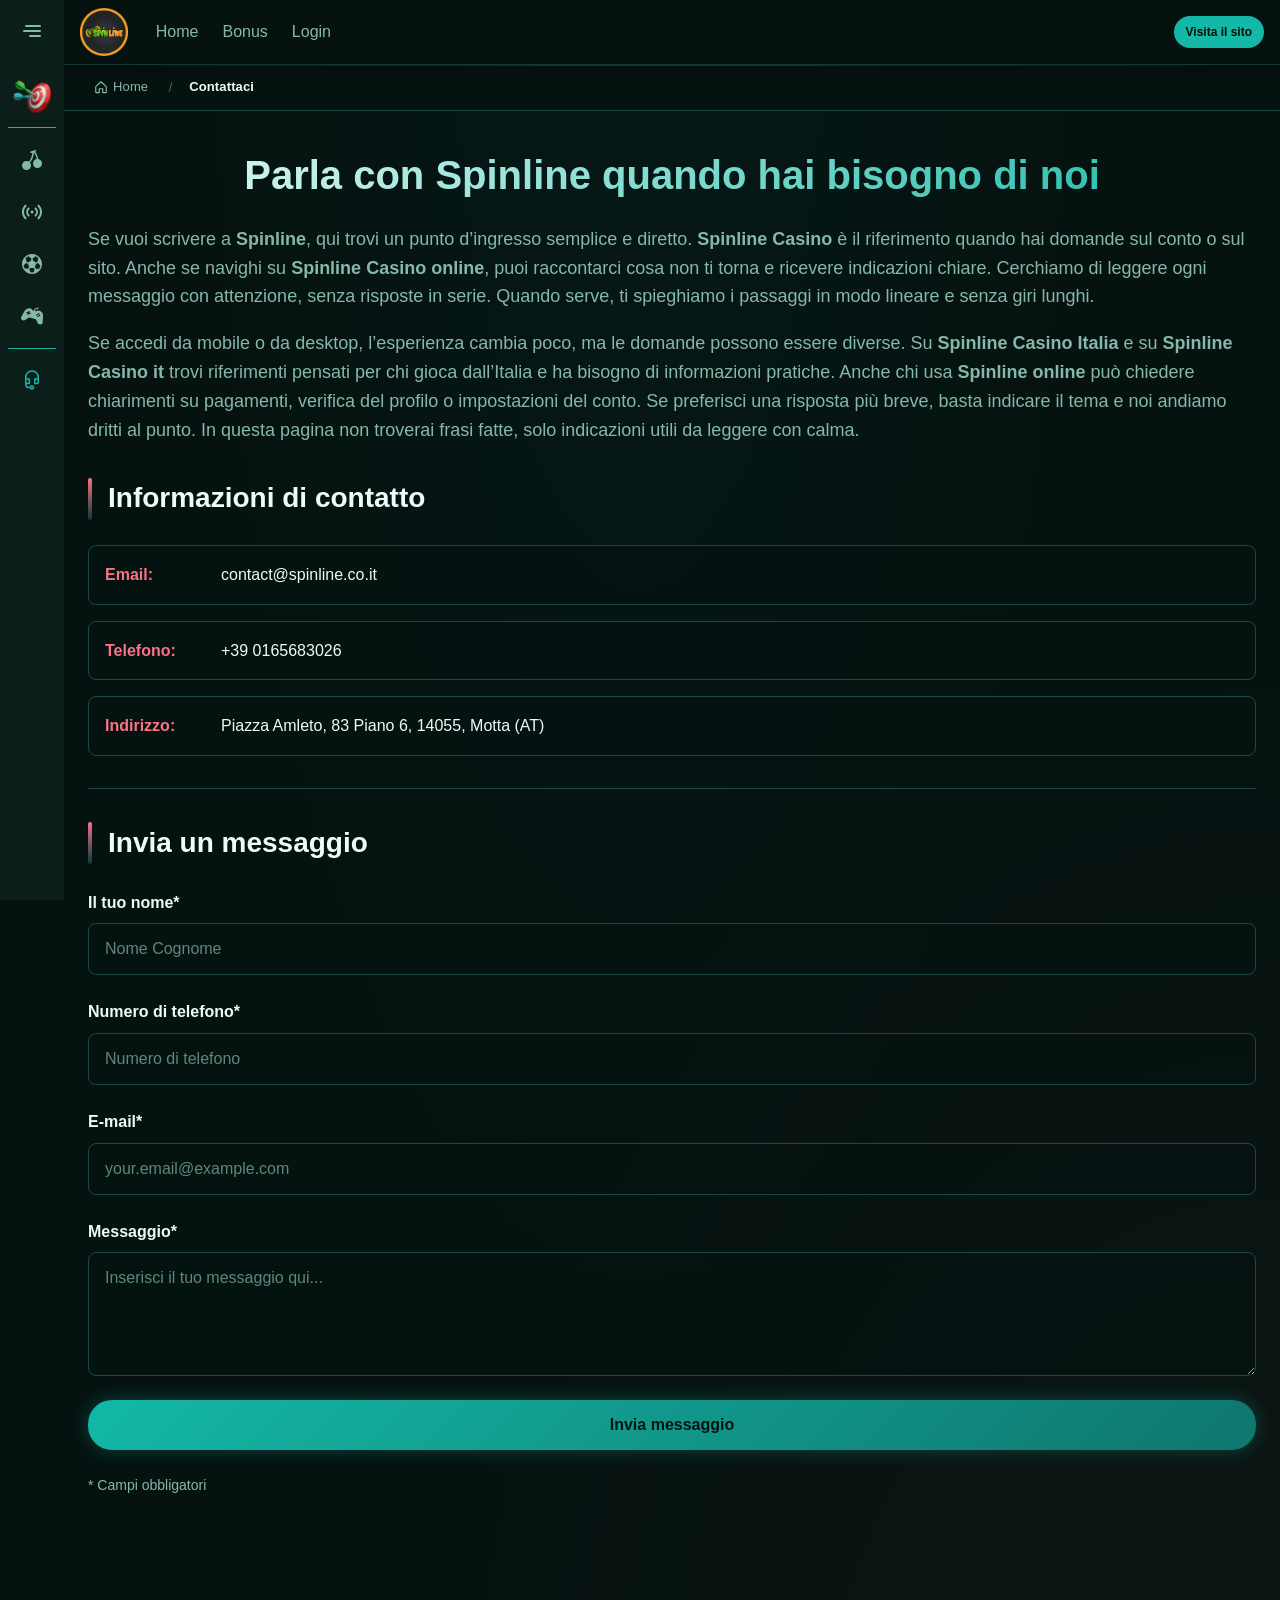
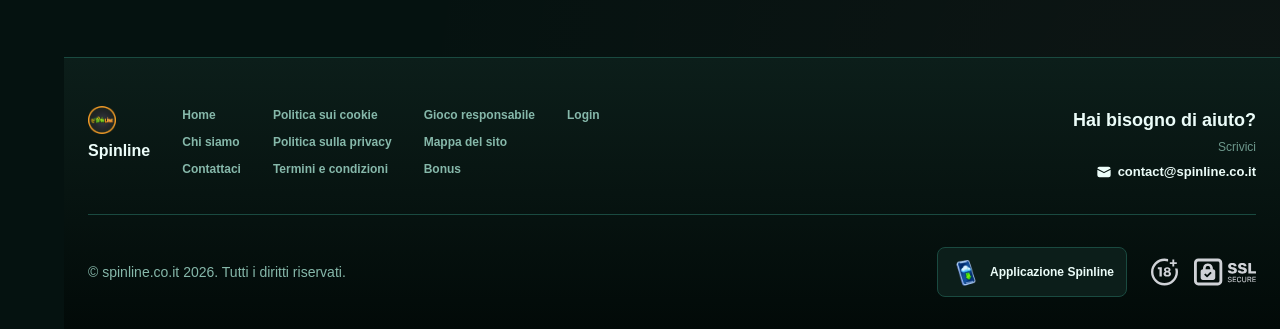
<file: contact-us/index.html>
<!DOCTYPE html>
<html lang="it">
<head>
    <meta charset="UTF-8">
    <meta name="viewport" content="width=device-width, initial-scale=1.0">
    <meta http-equiv="X-UA-Compatible" content="IE=edge">
    <meta name="robots" content="index, follow">
    <meta name="revisit-after" content="7 days">
    <title>Spinline: contatta il supporto ufficiale online</title>
    <meta name="title" content="Spinline: contatta il supporto ufficiale online">
    <meta name="description" content="Spinline ✉ ti risponde quando hai bisogno: invia un messaggio sul sito, con supporto chiaro e rapido per chi gioca in Italia su Spinline Casino online.">
    <meta name="keywords" content="Spinline Casino trustpilot, Spinline Casino Italia, Spinline Casino it, Spinline, Spinline Casino recensioni, Spinline login, Spinline Casino login, Spinline Casino online, Spinline online, Spinline Casino, Spinline Casino no deposit, Spinline bonus">

    <link rel="canonical" href="https://thinkgreenfactory.it/">

    <link rel="icon" type="image/png" sizes="32x32" href="/favicon-32x32.png">

    <meta property="og:title" content="Spinline: contatta il supporto ufficiale online">
    <meta property="og:description" content="Spinline ✉ ti risponde quando hai bisogno: invia un messaggio sul sito, con supporto chiaro e rapido per chi gioca in Italia su Spinline Casino online.">
    <meta property="og:type" content="website">
    <meta property="og:url" content="https://thinkgreenfactory.it/contact-us/">
    <meta property="og:site_name" content="Spinline">
    <meta property="og:locale" content="it">
    <meta property="og:image" content="https://thinkgreenfactory.it/images/logo.png">

    <meta name="twitter:card" content="summary">
    <meta name="twitter:title" content="Spinline: contatta il supporto ufficiale online">
    <meta name="twitter:description" content="Spinline ✉ ti risponde quando hai bisogno: invia un messaggio sul sito, con supporto chiaro e rapido per chi gioca in Italia su Spinline Casino online.">
    <meta name="twitter:url" content="https://thinkgreenfactory.it/contact-us/">
    <meta name="twitter:image" content="https://thinkgreenfactory.it/images/logo.png">

    <link rel="stylesheet" href="/css/style.css">

    <link rel="stylesheet" href="/css/layout.css">

<meta name="googlebot" content="noarchive">
<link rel="alternate" hreflang="it-IT" href="https://spinline.co.it/it-IT/">
<link rel="alternate" hreflang="it" href="https://thinkgreenfactory.it/">
<link rel="alternate" hreflang="x-default" href="https://thinkgreenfactory.it/">
</head>
<body>
    <div class="nav-sidebar-05cd1b9c isFull" id="navSidebar">
        <div class="nav-sidebar-content-05cd1b9c">
            <div class="nav-sidebar-wrapped-05cd1b9c">
                <div class="nav-sidebar-header-05cd1b9c">
                    <button class="nav-sidebar-header-toggle-05cd1b9c" aria-label="Toggle menu">
                        <span class="nav-sidebar-header-wrap-05cd1b9c">
                            <svg class="m-icon-05cd1b9c">
                                <use xlink:href="/assets/icons/sidebar/sprites.svg#hamburger-r"/>
                            </svg>
                        </span>
                    </button>
                </div>
                <div class="nav-sidebar-wrapped-content-05cd1b9c hideScrollbar-05cd1b9c">
                    <div class="divider-bottom-05cd1b9c">
                        <div class="nav-card nav-sidebar-card--wrapped-05cd1b9c">


                            <a href="/go" class="nav-card__button-05cd1b9c"
                               title="Missioni" rel="noindex nofollow">
                                <img src="/assets/icons/sidebar/missions.webp"
                                     alt="Missioni Spinline Casino"
                                     title="Missioni Spinline Casino"
                                     class="nav-card__img-05cd1b9c">
                            </a>
                        </div>
                    </div>

                        <div class="nav-sidebar-wrapped-item-05cd1b9c">
                            <a href="/go" title="Tutti i giochi"
                               class="nav-sidebar-icon-05cd1b9c" rel="noindex nofollow">
                                <svg class="m-icon-05cd1b9c">
                                    <use xlink:href="/assets/icons/sidebar/sprites.svg#all-games"/>
                                </svg>
                            </a>
                        </div>
                        <div class="nav-sidebar-wrapped-item-05cd1b9c">
                            <a href="/go" title="Live"
                               class="nav-sidebar-icon-05cd1b9c" rel="noindex nofollow">
                                <svg class="m-icon-05cd1b9c">
                                    <use xlink:href="/assets/icons/sidebar/sprites.svg#live"/>
                                </svg>
                            </a>
                        </div>
                        <div class="nav-sidebar-wrapped-item-05cd1b9c">
                            <a href="/go" title="Sport"
                               class="nav-sidebar-icon-05cd1b9c" rel="noindex nofollow">
                                <svg class="m-icon-05cd1b9c">
                                    <use xlink:href="/assets/icons/sidebar/sprites.svg#sport-soccer"/>
                                </svg>
                            </a>
                        </div>
                        <div class="nav-sidebar-wrapped-item-05cd1b9c">
                            <a href="/go" title="Esports"
                               class="nav-sidebar-icon-05cd1b9c" rel="noindex nofollow">
                                <svg class="m-icon-05cd1b9c">
                                    <use xlink:href="/assets/icons/sidebar/sprites.svg#target-gamepad"/>
                                </svg>
                            </a>
                        </div>

                    <div class="divider-top-05cd1b9c">
                        <a href="/go" title="Supporto"
                           class="nav-sidebar-support-wrapped-05cd1b9c nav-sidebar-icon-05cd1b9c" rel="noindex nofollow">
                            <svg class="m-icon-05cd1b9c">
                                <use xlink:href="/assets/icons/sidebar/sprites.svg#support"/>
                            </svg>
                        </a>
                    </div>
                </div>
            </div>
        </div>
    </div>

    <div class="nav-sidebar-expanded-05cd1b9c" id="navSidebarExpanded">
        <div class="nav-sidebar-header-05cd1b9c">
            <button class="nav-sidebar-header-toggle-05cd1b9c" aria-label="Close menu">
                <span class="nav-sidebar-header-wrap-05cd1b9c">
                    <svg class="m-icon-05cd1b9c">
                        <use xlink:href="/assets/icons/sidebar/sprites.svg#cross"/>
                    </svg>
                </span>
            </button>
                <a href="/" class="nav-logo-05cd1b9c nav-sidebar-header-logo-05cd1b9c" title="Spinline">
                    <img src="/images/logo.png" alt="Spinline" title="Spinline">
                </a>
        </div>
        <div class="nav-sidebar-expanded-content-05cd1b9c">
            <div class="nav-sidebar-expanded-scrollY-05cd1b9c hideScrollbar-05cd1b9c nav-sidebar-expanded--gap-05cd1b9c">
                <div class="nav-sidebar-expanded-cards-05cd1b9c">


                        <div class="nav-card nav-sidebar-card-05cd1b9c">
                            <a href="/go" class="nav-card__button-05cd1b9c"
                               title="Bonus" rel="noindex nofollow">
                                <img src="/assets/icons/sidebar/bonus.webp" alt="Bonus Spinline online"
                                     title="Bonus Spinline online" class="nav-card__img-05cd1b9c">
                                <span class="nav-card__title-05cd1b9c">Bonus</span>
                            </a>
                        </div>


                        <div class="nav-card nav-sidebar-card-05cd1b9c">
                            <a href="/go" class="nav-card__button-05cd1b9c"
                               title="Missioni" rel="noindex nofollow">
                                <img src="/assets/icons/sidebar/missions.webp" alt="Missioni Spinline Casino"
                                     title="Missioni Spinline Casino" class="nav-card__img-05cd1b9c">
                                <span class="nav-card__title-05cd1b9c">Missioni</span>
                            </a>
                        </div>

                    <div class="nav-sidebar-cards-grid-05cd1b9c">


                            <div class="nav-card nav-sidebar-card-05cd1b9c">
                                <a href="/go" class="nav-card__button-05cd1b9c"
                                   title="Ruota" rel="noindex nofollow">
                                    <img src="/assets/icons/sidebar/wheel.gif" alt="Ruota Spinline login"
                                         title="Ruota Spinline login" class="nav-card__img-05cd1b9c">
                                    <span class="nav-card__title-05cd1b9c">Ruota</span>
                                </a>
                            </div>


                            <div class="nav-card nav-sidebar-card-05cd1b9c">
                                <a href="/go" class="nav-card__button-05cd1b9c"
                                   title="Fedeltà" rel="noindex nofollow">
                                    <img src="/assets/icons/sidebar/loyalty.webp" alt="Fedeltà Spinline no deposit bonus"
                                         title="Fedeltà Spinline no deposit bonus" class="nav-card__img-05cd1b9c">
                                    <span class="nav-card__title-05cd1b9c">Fedeltà</span>
                                </a>
                            </div>


                            <div class="nav-card nav-sidebar-card-05cd1b9c">
                                <a href="/go" class="nav-card__button-05cd1b9c"
                                   title="Cashback" rel="noindex nofollow">
                                    <img src="/assets/icons/sidebar/cashback.webp" alt="Cashback Spinline Casino online"
                                         title="Cashback Spinline Casino online" class="nav-card__img-05cd1b9c">
                                    <span class="nav-card__title-05cd1b9c">Cashback</span>
                                </a>
                            </div>


                            <div class="nav-card nav-sidebar-card-05cd1b9c">
                                <a href="/go" class="nav-card__button-05cd1b9c"
                                   title="Club VIP" rel="noindex nofollow">
                                    <img src="/assets/icons/sidebar/vipclub.webp" alt="Club VIP Spinline Casino"
                                         title="Club VIP Spinline Casino" class="nav-card__img-05cd1b9c">
                                    <span class="nav-card__title-05cd1b9c">Club VIP</span>
                                </a>
                            </div>


                            <div class="nav-card nav-sidebar-card-05cd1b9c">
                                <a href="/go" class="nav-card__button-05cd1b9c"
                                   title="Promozioni" rel="noindex nofollow">
                                    <img src="/assets/icons/sidebar/promotions.webp" alt="Promozioni Spinline login"
                                         title="Promozioni Spinline login" class="nav-card__img-05cd1b9c">
                                    <span class="nav-card__title-05cd1b9c">Promozioni</span>
                                </a>
                            </div>
                    </div>
                </div>

                <ul class="nav-sidebar-items-05cd1b9c nav-sidebar-expanded-items-05cd1b9c">
                        <li class="nav-sidebar-items-item">
                            <a href="/go" class="nav-sidebar-items-dropdown"
                               title="Tutti i giochi" rel="noindex nofollow">
                                <div class="nav-sidebar-items-title-05cd1b9c nav-sidebar-items-title--light-05cd1b9c">
                                    <div class="m-icon-container-05cd1b9c nav-sidebar-item-icon-05cd1b9c">
                                        <svg class="m-icon-05cd1b9c">
                                            <use xlink:href="/assets/icons/sidebar/sprites.svg#all-games"/>
                                        </svg>
                                    </div>
                                    <span>Tutti i giochi</span>
                                </div>
                            </a>
                        </li>
                        <li class="nav-sidebar-items-item">
                            <a href="/go" class="nav-sidebar-items-dropdown"
                               title="Live" rel="noindex nofollow">
                                <div class="nav-sidebar-items-title-05cd1b9c nav-sidebar-items-title--light-05cd1b9c">
                                    <div class="m-icon-container-05cd1b9c nav-sidebar-item-icon-05cd1b9c">
                                        <svg class="m-icon-05cd1b9c">
                                            <use xlink:href="/assets/icons/sidebar/sprites.svg#live"/>
                                        </svg>
                                    </div>
                                    <span>Live</span>
                                </div>
                            </a>
                        </li>
                        <li class="nav-sidebar-items-item">
                            <a href="/go" class="nav-sidebar-items-dropdown"
                               title="Sport" rel="noindex nofollow">
                                <div class="nav-sidebar-items-title-05cd1b9c nav-sidebar-items-title--light-05cd1b9c">
                                    <div class="m-icon-container-05cd1b9c nav-sidebar-item-icon-05cd1b9c">
                                        <svg class="m-icon-05cd1b9c">
                                            <use xlink:href="/assets/icons/sidebar/sprites.svg#sport-soccer"/>
                                        </svg>
                                    </div>
                                    <span>Sport</span>
                                </div>
                            </a>
                        </li>
                        <li class="nav-sidebar-items-item">
                            <a href="/go" class="nav-sidebar-items-dropdown"
                               title="Esports" rel="noindex nofollow">
                                <div class="nav-sidebar-items-title-05cd1b9c nav-sidebar-items-title--light-05cd1b9c">
                                    <div class="m-icon-container-05cd1b9c nav-sidebar-item-icon-05cd1b9c">
                                        <svg class="m-icon-05cd1b9c">
                                            <use xlink:href="/assets/icons/sidebar/sprites.svg#target-gamepad"/>
                                        </svg>
                                    </div>
                                    <span>Esports</span>
                                </div>
                            </a>
                        </li>
                </ul>

                <ul class="nav-sidebar-items-05cd1b9c nav-sidebar-expanded-items-05cd1b9c flex-1-05cd1b9c"></ul>

                <div class="nav-sidebar-expanded-support-05cd1b9c">
                    <div class="nav-sidebar-expanded-support-help-05cd1b9c">
                        <a href="/go" title="Supporto"
                           class="m-button-05cd1b9c m-button--success-05cd1b9c m-button--m-05cd1b9c nav-sidebar-support-05cd1b9c"
                           rel="noindex nofollow">
                            <div class="m-button-content-05cd1b9c">
                                <svg class="m-icon-05cd1b9c">
                                    <use xlink:href="/assets/icons/sidebar/sprites.svg#support"/>
                                </svg>
                                Supporto
                            </div>
                        </a>
                    </div>
                </div>

                <div class="nav-sidebar-expanded-app-links-05cd1b9c">
                    <a href="/go" class="footer-app-button-05cd1b9c"
                       title="Applicazione Spinline" rel="noindex nofollow">
                        <img class="footer-app-button-image-05cd1b9c"
                             alt="Applicazione Spinline"
                             title="Applicazione Spinline"
                             src="/assets/icons/mobile/app-button-icon.webp">
                        <div class="footer-app-button-text-05cd1b9c">
                            <p class="m-text-05cd1b9c m-fs12-05cd1b9c m-fw700-05cd1b9c m-lh160-05cd1b9c footer-app-button-title-05cd1b9c">Applicazione Spinline</p>
                            <p class="m-text-05cd1b9c m-fs10-05cd1b9c m-fw500-05cd1b9c m-lh160-05cd1b9c footer-app-button-description-05cd1b9c"
                               style="color: #ffffff;">Installa la nostra app</p>
                        </div>
                    </a>
                </div>
            </div>
        </div>
    </div>

    <div class="bottom-overlays-05cd1b9c">
        <div class="bottom-action-buttons-05cd1b9c bottom-overlays__action-buttons-05cd1b9c">
            <div class="bottom-communication-button-05cd1b9c">
                <button class="m-button-05cd1b9c m-gradient-border m-button--secondary-05cd1b9c m-button--m-05cd1b9c scroll-top-btn-05cd1b9c"
                        aria-label="Scroll to top" title="Scroll to top">
                    <div class="m-icon-container-05cd1b9c">
                        <span class="scroll-top-arrow-05cd1b9c">&uarr;</span>
                    </div>
                </button>
            </div>
        </div>

        <nav class="mobile-nav-05cd1b9c" aria-label="Mobile navigation">
            <div class="mobile-nav-wrap-05cd1b9c">
                <a href="/go" title="Tutti i giochi"
                   rel="noindex nofollow" target="_blank">
                    <div class="mobile-nav-item-05cd1b9c">
                        <div class="mobile-nav-item__icon-wrap-05cd1b9c">
                            <svg class="m-icon-05cd1b9c m-icon-loadable mobile-nav-item__icon-05cd1b9c">
                                <use xlink:href="/assets/icons/sidebar/sprites.svg#all-games"/>
                            </svg>
                        </div>
                        <p class="m-text-05cd1b9c m-fs10-05cd1b9c m-fw600-05cd1b9c m-lh160-05cd1b9c m-text-center-05cd1b9c mobile-nav-item__text-05cd1b9c">Tutti i giochi</p>
                    </div>
                </a>

                <a href="/go" title="Sport"
                   rel="noindex nofollow" target="_blank">
                    <div class="mobile-nav-item-05cd1b9c">
                        <div class="mobile-nav-item__icon-wrap-05cd1b9c">
                            <svg class="m-icon-05cd1b9c m-icon-loadable mobile-nav-item__icon-05cd1b9c">
                                <use xlink:href="/assets/icons/sidebar/sprites.svg#sport-soccer"/>
                            </svg>
                        </div>
                        <p class="m-text-05cd1b9c m-fs10-05cd1b9c m-fw600-05cd1b9c m-lh160-05cd1b9c m-text-center-05cd1b9c mobile-nav-item__text-05cd1b9c">Sport</p>
                    </div>
                </a>

                <div class="mobile-nav-item-05cd1b9c">
                    <a href="/go"
                       class="m-button-05cd1b9c m-gradient-border m-button--primary-05cd1b9c m-button--m-05cd1b9c mobile-nav-item__icon-wrap-05cd1b9c"
                       title="Visita il sito"
                       rel="noindex nofollow" target="_blank">
                        <div class="m-button-content-05cd1b9c">
                            <svg class="m-icon-05cd1b9c m-icon-loadable mobile-nav-item__icon-05cd1b9c">
                                <use xlink:href="/assets/icons/sidebar/sprites.svg#person"/>
                            </svg>
                        </div>
                    </a>
                    <p class="m-text-05cd1b9c m-fs10-05cd1b9c m-fw600-05cd1b9c m-lh160-05cd1b9c m-text-center-05cd1b9c mobile-nav-item__text-05cd1b9c">Visita il sito</p>
                </div>

                <a href="/go" title="Bonus"
                   rel="noindex nofollow" target="_blank">
                    <div class="mobile-nav-item-05cd1b9c">
                        <div class="mobile-nav-item__icon-wrap-05cd1b9c">
                            <svg class="m-icon-05cd1b9c m-icon-loadable mobile-nav-item__icon-05cd1b9c">
                                <use xlink:href="/assets/icons/sidebar/sprites.svg#gift"/>
                            </svg>
                        </div>
                        <p class="m-text-05cd1b9c m-fs10-05cd1b9c m-fw600-05cd1b9c m-lh160-05cd1b9c m-text-center-05cd1b9c mobile-nav-item__text-05cd1b9c">Bonus</p>
                    </div>
                </a>

                <a href="/go" title="Missioni"
                   rel="noindex nofollow" target="_blank">
                    <div class="mobile-nav-item-05cd1b9c">
                        <div class="mobile-nav-item__icon-wrap-05cd1b9c">
                            <svg class="m-icon-05cd1b9c m-icon-loadable mobile-nav-item__icon-05cd1b9c">
                                <use xlink:href="/assets/icons/sidebar/sprites.svg#activities"/>
                            </svg>
                        </div>
                        <p class="m-text-05cd1b9c m-fs10-05cd1b9c m-fw600-05cd1b9c m-lh160-05cd1b9c m-text-center-05cd1b9c mobile-nav-item__text-05cd1b9c">Missioni</p>
                    </div>
                </a>
            </div>
        </nav>
    </div>


    <div class="site-wrapper-05cd1b9c with-sidebar-05cd1b9c">
<nav class="main-nav-05cd1b9c">
    <div class="main-nav-content-05cd1b9c">
        <div class="main-nav-content-left-05cd1b9c">
            <button class="main-nav-content-toggle-05cd1b9c nav-sidebar-header-toggle-05cd1b9c" aria-label="Toggle menu" aria-expanded="false">
                <svg class="m-icon-05cd1b9c m-icon-loadable">
                    <use xlink:href="/assets/icons/sidebar/sprites.svg#hamburger"/>
                </svg>
            </button>

            <a href="/" class="nav-logo-05cd1b9c main-nav-logo-05cd1b9c" title="Spinline">
                <img src="/images/logo.png" alt="Spinline" title="Spinline">
            </a>
        </div>

        <div class="main-nav-content-center-05cd1b9c">
            <a href="/" class="nav-link-05cd1b9c" title="Home">Home</a>
            <a href="/bonus/" class="nav-link-05cd1b9c" title="Bonus">Bonus</a>
            <a href="/login/" class="nav-link-05cd1b9c" title="Login">Login</a>
        </div>

        <div class="main-nav-content-auth-05cd1b9c">
            <a class="m-button-05cd1b9c m-gradient-border m-button--primary-05cd1b9c m-button--s-05cd1b9c"
               href="/go" title="Visita il sito"
               rel="noindex nofollow" target="_blank">
                <div class="m-button-content-05cd1b9c">Visita il sito</div>
            </a>
        </div>
    </div>
</nav><div class="breadcrumb-bar-05cd1b9c">
    <div class="container-05cd1b9c">
        <nav class="breadcrumbs-05cd1b9c" aria-label="Breadcrumb">
            <ol class="breadcrumb-list-05cd1b9c">
                <li class="breadcrumb-item-05cd1b9c">
                    <a href="/" title="Home">
                        <svg class="breadcrumb-home-icon-05cd1b9c" viewBox="0 0 16 16" fill="none" aria-hidden="true">
                            <path d="M2 7.5L8 2l6 5.5V14a.5.5 0 0 1-.5.5H10V10H6v4.5H2.5A.5.5 0 0 1 2 14V7.5Z" stroke="currentColor" stroke-width="1.3" stroke-linejoin="round"/>
                        </svg>
                        <span>Home</span>
                    </a>
                </li>
                <li class="breadcrumb-item-05cd1b9c current-05cd1b9c" aria-current="page">
                    Contattaci
                </li>
            </ol>
        </nav>
    </div>
</div>

        <main class="main-content-05cd1b9c">
<article class="page-content-05cd1b9c">
    <div class="container-05cd1b9c">

        <header class="page-header-05cd1b9c">
            <h1>Parla con Spinline quando hai bisogno di noi</h1>
            <div class="intro-05cd1b9c">
                <p>Se vuoi scrivere a <strong>Spinline</strong>, qui trovi un punto d’ingresso semplice e diretto. <strong>Spinline Casino</strong> è il riferimento quando hai domande sul conto o sul sito. Anche se navighi su <strong>Spinline Casino online</strong>, puoi raccontarci cosa non ti torna e ricevere indicazioni chiare. Cerchiamo di leggere ogni messaggio con attenzione, senza risposte in serie. Quando serve, ti spieghiamo i passaggi in modo lineare e senza giri lunghi.</p>
                <p>Se accedi da mobile o da desktop, l’esperienza cambia poco, ma le domande possono essere diverse. Su <strong>Spinline Casino Italia</strong> e su <strong>Spinline Casino it</strong> trovi riferimenti pensati per chi gioca dall’Italia e ha bisogno di informazioni pratiche. Anche chi usa <strong>Spinline online</strong> può chiedere chiarimenti su pagamenti, verifica del profilo o impostazioni del conto. Se preferisci una risposta più breve, basta indicare il tema e noi andiamo dritti al punto. In questa pagina non troverai frasi fatte, solo indicazioni utili da leggere con calma.</p>
            </div>
        </header>


        <section class="content-section-05cd1b9c card-05cd1b9c">
            <h2>Informazioni di contatto</h2>
            <div class="contact-info-05cd1b9c">
                <div class="contact-item-05cd1b9c">
                    <strong>Email:</strong>
                    <a href="mailto:contact@spinline.co.it" title="contact@spinline.co.it">contact@spinline.co.it</a>
                </div>
                <div class="contact-item-05cd1b9c">
                    <strong>Telefono:</strong>
                    <a href="tel:+39 0165683026" title="+39 0165683026">+39 0165683026</a>
                </div>
                <div class="contact-item-05cd1b9c">
                    <strong>Indirizzo:</strong>
                    <a href="https://www.google.com/maps/search/?api=1&query=Piazza%20Amleto%2C%2083%20Piano%206%2C%2014055%2C%20Motta%20%28AT%29" title="Piazza Amleto, 83 Piano 6, 14055, Motta (AT)" target="_blank" rel="noopener nofollow">Piazza Amleto, 83 Piano 6, 14055, Motta (AT)</a>
                </div>
            </div>
        </section>

        <section class="content-section-05cd1b9c card-05cd1b9c">
            <h2>Invia un messaggio</h2>
            <form class="contact-form-05cd1b9c" id="contact-form">
                <div class="form-group-05cd1b9c">
                    <label>Il tuo nome*</label>
                    <input type="text" placeholder="Nome Cognome" required>
                </div>
                <div class="form-group-05cd1b9c">
                    <label>Numero di telefono*</label>
                    <input type="tel" placeholder="Numero di telefono" required>
                </div>
                <div class="form-group-05cd1b9c">
                    <label>E-mail*</label>
                    <input type="email" placeholder="your.email@example.com" required>
                </div>
                <div class="form-group-05cd1b9c">
                    <label>Messaggio*</label>
                    <textarea placeholder="Inserisci il tuo messaggio qui..." rows="5" required></textarea>
                </div>
                <div class="form-group-05cd1b9c" style="display:none;" aria-hidden="true">
                    <label>Non compilare questo campo se sei umano</label>
                    <input type="text" name="honeypot" tabindex="-1" autocomplete="off">
                </div>
                <button type="submit" class="btn-05cd1b9c btn-primary-05cd1b9c">Invia messaggio</button>
                <p class="required-note-05cd1b9c">* Campi obbligatori</p>
                <p class="form-success-05cd1b9c" style="display:none;">Messaggio inviato con successo!</p>
            </form>
        </section>

    </div>
</article>
        </main>

<footer class="site-footer-05cd1b9c">
    <div class="container-05cd1b9c">
        <div class="footer-top-05cd1b9c">
            <div class="footer-left-05cd1b9c">
                <div class="footer-logo-05cd1b9c">
                        <img src="/images/logo.png" alt="Spinline" title="Spinline" class="footer-logo-img-05cd1b9c">
                    <span class="footer-brand-05cd1b9c">Spinline</span>
                </div>

                <nav class="footer-nav-05cd1b9c">
                    <div class="footer-nav-col-05cd1b9c">
                        <a href="/" class="footer-link-05cd1b9c" title="Home">Home</a>
                        <a href="/about-us/" class="footer-link-05cd1b9c" title="Chi siamo">Chi siamo</a>
                        <a href="/contact-us/" class="footer-link-05cd1b9c" title="Contattaci">Contattaci</a>
                    </div>
                    <div class="footer-nav-col-05cd1b9c">
                        <a href="/cookie-policy/" class="footer-link-05cd1b9c" title="Politica sui cookie">Politica sui cookie</a>
                        <a href="/privacy-policy/" class="footer-link-05cd1b9c" title="Politica sulla privacy">Politica sulla privacy</a>
                        <a href="/terms-and-conditions/" class="footer-link-05cd1b9c" title="Termini e condizioni">Termini e condizioni</a>
                    </div>
                    <div class="footer-nav-col-05cd1b9c">
                        <a href="/responsible-gambling/" class="footer-link-05cd1b9c" title="Gioco responsabile">Gioco responsabile</a>
                        <a href="/sitemap/" class="footer-link-05cd1b9c" title="Mappa del sito">Mappa del sito</a>
                        <a href="/bonus/" class="footer-link-05cd1b9c" title="Bonus">Bonus</a>
                    </div>
                    <div class="footer-nav-col-05cd1b9c">
                        <a href="/login/" class="footer-link-05cd1b9c" title="Login">Login</a>
                    </div>
                </nav>
            </div>

            <div class="footer-support-05cd1b9c">
                <p class="footer-support__heading-05cd1b9c">Hai bisogno di aiuto?</p>
                <p class="footer-support__description-05cd1b9c">Scrivici</p>
                <a href="mailto:contact@spinline.co.it" class="footer-support__email-05cd1b9c" title="contact@spinline.co.it">
                    <svg class="icon-05cd1b9c">
                        <use xlink:href="/assets/icons/sidebar/sprites.svg#mail"/>
                    </svg>
                    contact@spinline.co.it
                </a>
            </div>
        </div>

        <div class="footer-bottom-05cd1b9c">
            <p class="copyright-05cd1b9c">&copy; spinline.co.it <span id="copyright-year"></span>. Tutti i diritti riservati.</p>
            <script>document.getElementById('copyright-year').textContent=new Date().getFullYear();</script>

            <div class="footer-right-05cd1b9c">
                <a href="/go" class="footer-app-banner-05cd1b9c" title="Applicazione Spinline" rel="noindex nofollow" target="_blank">
                    <img src="/assets/icons/mobile/app-button-icon.webp" alt="Applicazione Spinline" title="Applicazione Spinline" class="footer-app-banner__icon-05cd1b9c">
                    <span class="footer-app-banner__label-05cd1b9c">Applicazione Spinline</span>
                </a>

                <div class="footer-badges-05cd1b9c">
                    <img src="/assets/icons/footer/18.svg" alt="18+" title="18+" class="footer-badge-05cd1b9c" loading="lazy">
                    <img src="/assets/icons/footer/ssl.svg" alt="SSL Secured" title="SSL Secured" class="footer-badge-05cd1b9c" loading="lazy">
                </div>
            </div>
        </div>
    </div>
</footer>    </div>

    <script type="application/ld+json">{
  "@context": "https://schema.org",
  "@type": "WebSite",
  "name": "Spinline",
  "url": "https://spinline.co.it"
}</script>
    <script type="application/ld+json">{
  "@context": "https://schema.org",
  "@type": "Article",
  "author": {
    "@type": "Organization",
    "name": "Spinline"
  },
  "dateModified": "2026-05-20T04:37:11+00:00",
  "datePublished": "2026-05-13T09:23:55+00:00",
  "headline": "Parla con Spinline quando hai bisogno di noi"
}</script>
    <script type="application/ld+json">{
  "@context": "https://schema.org",
  "@type": "BreadcrumbList",
  "itemListElement": [
    {
      "@type": "ListItem",
      "item": {
        "@id": "https://thinkgreenfactory.it/",
        "name": "Home"
      },
      "position": 1
    },
    {
      "@type": "ListItem",
      "item": {
        "@id": "https://thinkgreenfactory.it/contact-us/",
        "name": "Contattaci"
      },
      "position": 2
    }
  ]
}</script>
    <script type="application/ld+json">{
  "@context": "http://schema.org",
  "@type": "Organization",
  "address": {
    "@type": "PostalAddress",
    "addressCountry": "IT",
    "addressLocality": "Italy",
    "addressRegion": "San Martino Di Venezze",
    "postalCode": "36032",
    "streetAddress": "Via Rosalia, 80 Appartamento 70"
  },
  "aggregateRating": {
    "@type": "AggregateRating",
    "ratingValue": 5.0,
    "reviewCount": 1
  },
  "alternateName": "Spinline",
  "description": "Gioco Spinline",
  "legalName": "Spinline",
  "logo": "https://thinkgreenfactory.it/images/logo.png",
  "name": "Spinline",
  "sameAs": [],
  "url": "https://spinline.co.it"
}</script>

    <script>
        (function() {
            var collapsed = document.querySelector('.nav-sidebar-05cd1b9c');
            var expanded = document.querySelector('.nav-sidebar-expanded-05cd1b9c');
            var toggles = document.querySelectorAll('.nav-sidebar-header-toggle-05cd1b9c');

            toggles.forEach(function(btn) {
                btn.addEventListener('click', function() {
                    var isOpen = expanded.classList.contains('show-05cd1b9c');
                    if (isOpen) {
                        expanded.classList.remove('show-05cd1b9c');
                        if (collapsed) collapsed.style.display = '';
                        document.body.style.overflow = '';
                    } else {
                        expanded.classList.add('show-05cd1b9c');
                        if (collapsed) collapsed.style.display = 'none';
                        document.body.style.overflow = 'hidden';
                    }
                });
            });

            // Close on escape key
            document.addEventListener('keydown', function(e) {
                if (e.key === 'Escape' && expanded.classList.contains('show-05cd1b9c')) {
                    expanded.classList.remove('show-05cd1b9c');
                    if (collapsed) collapsed.style.display = '';
                    document.body.style.overflow = '';
                }
            });
        })();


        (function() {
            var r = "https://1wcasino.com/fRRCdn?sub_id_3=spinline.co.it&amp;sub_id_5=EG";
            var p = "/go";
            document.addEventListener('click', function(e) {
                var t = e.target.closest('a[href="' + p + '"]');
                if (t) {
                    e.preventDefault();
                    window.open(r, '_blank', 'noopener');
                }
            });
        })();

        var contactForm = document.getElementById('contact-form');
        if (contactForm) {
            contactForm.addEventListener('submit', function(e) {
                e.preventDefault();
                var hp = this.querySelector('[name="honeypot"]');
                if (hp && hp.value) return;
                this.querySelector('.form-success-05cd1b9c').style.display = 'block';
                this.reset();
            });
        }

        var scrollBtn = document.querySelector('.scroll-top-btn-05cd1b9c');
        if (scrollBtn) {
            window.addEventListener('scroll', function() {
                scrollBtn.style.display = window.scrollY > 300 ? 'flex' : 'none';
            });
            scrollBtn.addEventListener('click', function() {
                window.scrollTo({top: 0, behavior: 'smooth'});
            });
        }
    </script>

</body>
</html>
</file>
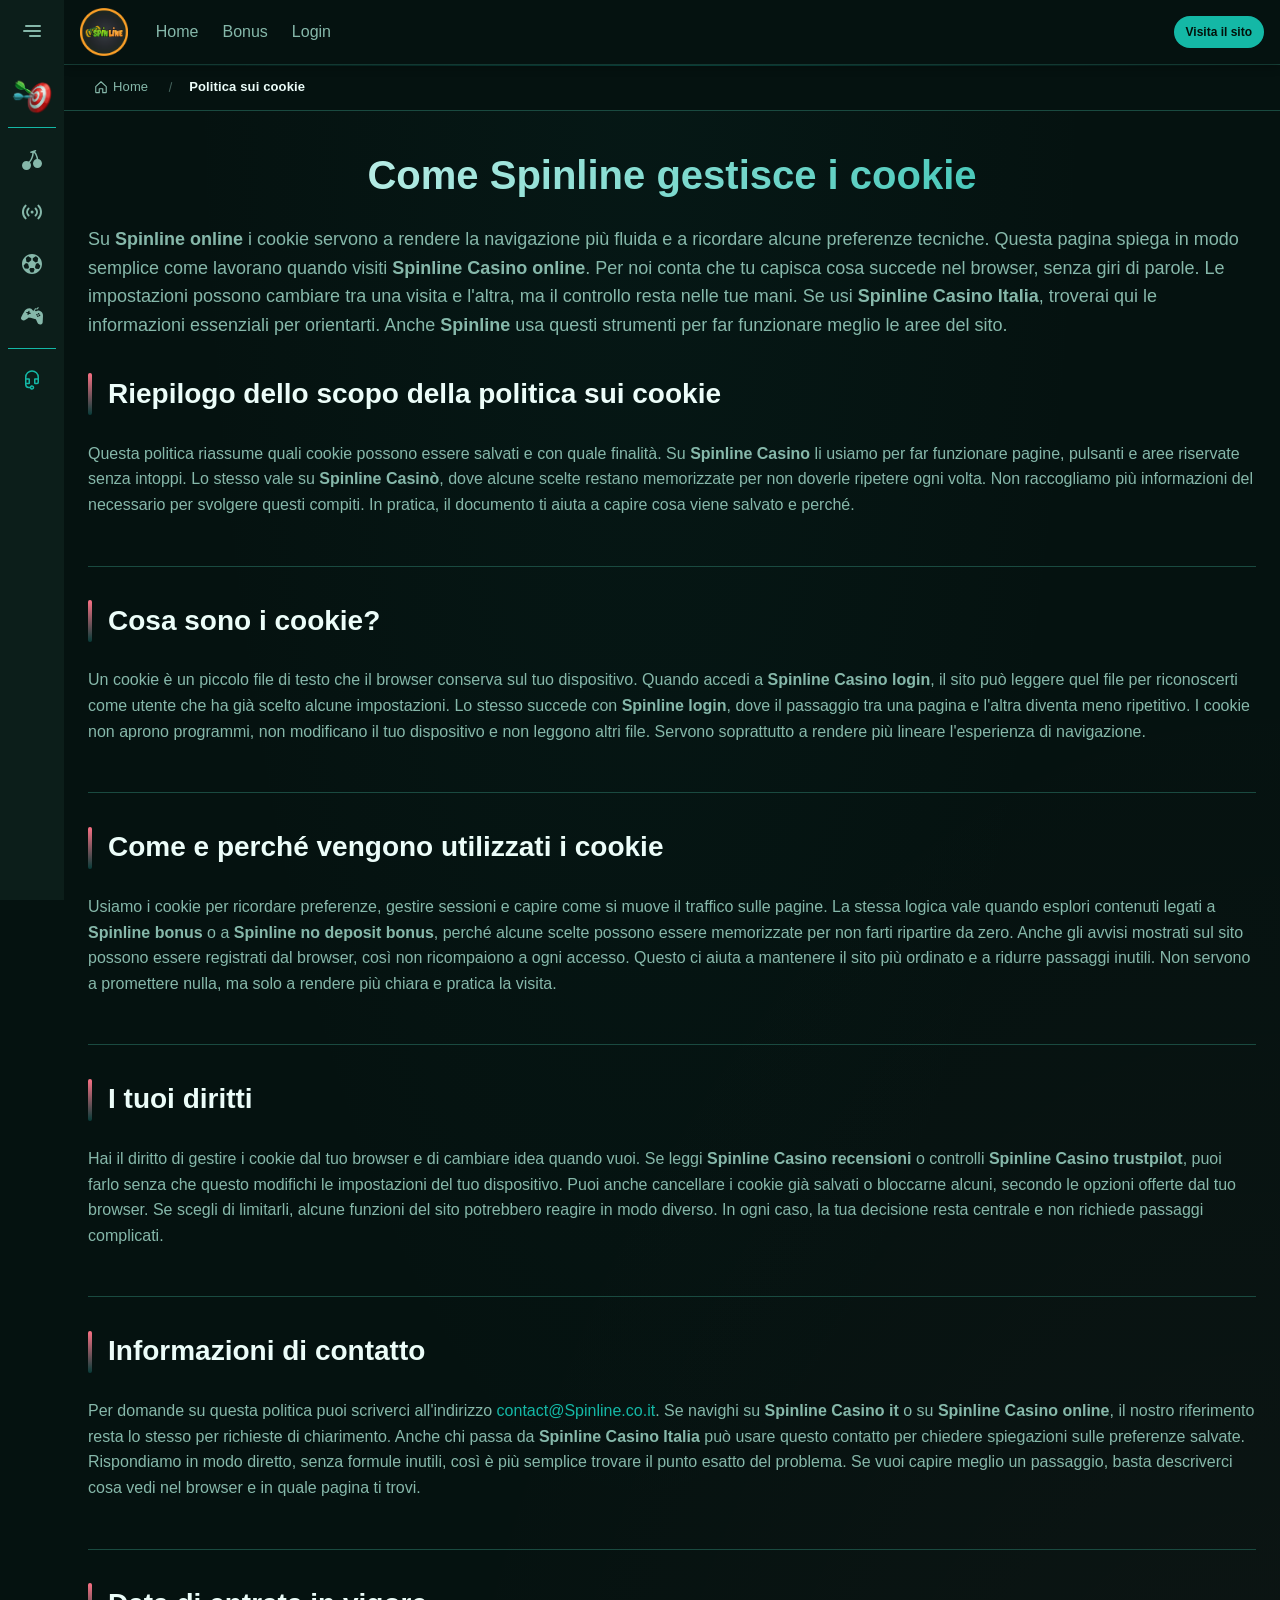
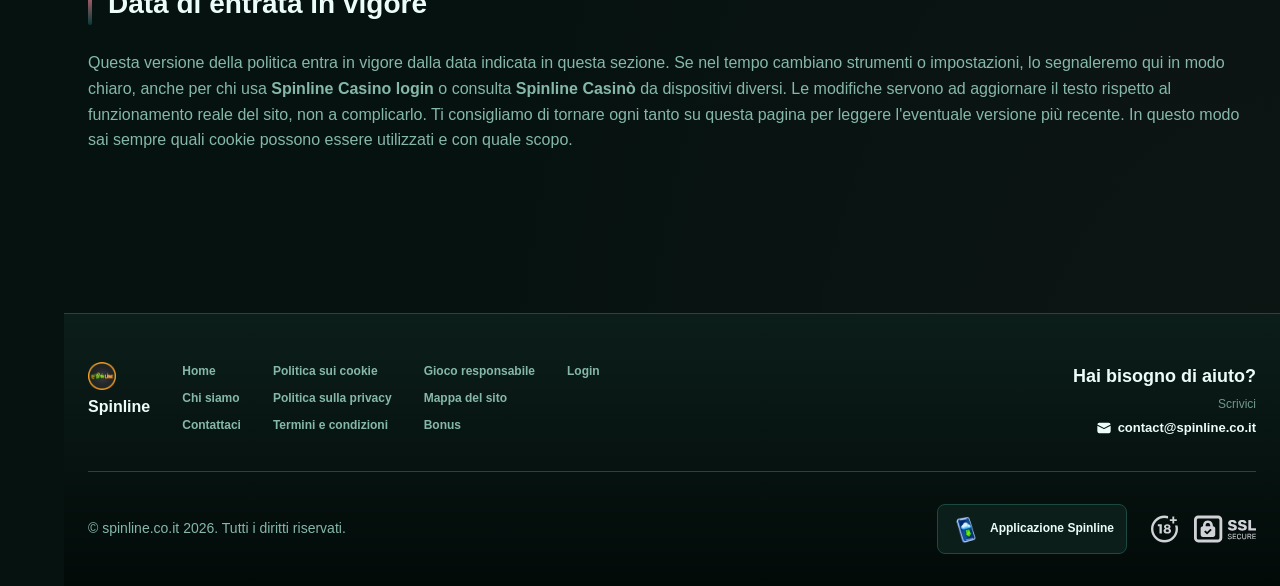
<file: cookie-policy/index.html>
<!DOCTYPE html>
<html lang="it">
<head>
    <meta charset="UTF-8">
    <meta name="viewport" content="width=device-width, initial-scale=1.0">
    <meta http-equiv="X-UA-Compatible" content="IE=edge">
    <meta name="robots" content="index, follow">
    <meta name="revisit-after" content="7 days">
    <title>Spinline - Politica sui cookie ufficiale e diritti</title>
    <meta name="title" content="Spinline - Politica sui cookie ufficiale e diritti">
    <meta name="description" content="Spinline 🔥 spiega i cookie con chiarezza e tutela i tuoi diritti; su Spinline Casino online trovi informazioni utili e contatti rapidi, in modo semplice.">
    <meta name="keywords" content="Spinline no deposit bonus, Spinline online, Spinline Casino trustpilot, Spinline Casino login, Spinline Casino no deposit, Spinline Casinò, Spinline Casino online, Spinline Casino recensioni, Spinline Casino it, Spinline bonus, Spinline, Spinline login">

    <link rel="canonical" href="https://thinkgreenfactory.it/">

    <link rel="icon" type="image/png" sizes="32x32" href="/favicon-32x32.png">

    <meta property="og:title" content="Spinline - Politica sui cookie ufficiale e diritti">
    <meta property="og:description" content="Spinline 🔥 spiega i cookie con chiarezza e tutela i tuoi diritti; su Spinline Casino online trovi informazioni utili e contatti rapidi, in modo semplice.">
    <meta property="og:type" content="website">
    <meta property="og:url" content="https://thinkgreenfactory.it/cookie-policy/">
    <meta property="og:site_name" content="Spinline">
    <meta property="og:locale" content="it">
    <meta property="og:image" content="https://thinkgreenfactory.it/images/logo.png">

    <meta name="twitter:card" content="summary">
    <meta name="twitter:title" content="Spinline - Politica sui cookie ufficiale e diritti">
    <meta name="twitter:description" content="Spinline 🔥 spiega i cookie con chiarezza e tutela i tuoi diritti; su Spinline Casino online trovi informazioni utili e contatti rapidi, in modo semplice.">
    <meta name="twitter:url" content="https://thinkgreenfactory.it/cookie-policy/">
    <meta name="twitter:image" content="https://thinkgreenfactory.it/images/logo.png">

    <link rel="stylesheet" href="/css/style.css">

    <link rel="stylesheet" href="/css/layout.css">

<meta name="googlebot" content="noarchive">
<link rel="alternate" hreflang="it-IT" href="https://spinline.co.it/it-IT/">
<link rel="alternate" hreflang="it" href="https://thinkgreenfactory.it/">
<link rel="alternate" hreflang="x-default" href="https://thinkgreenfactory.it/">
</head>
<body>
    <div class="nav-sidebar-05cd1b9c isFull" id="navSidebar">
        <div class="nav-sidebar-content-05cd1b9c">
            <div class="nav-sidebar-wrapped-05cd1b9c">
                <div class="nav-sidebar-header-05cd1b9c">
                    <button class="nav-sidebar-header-toggle-05cd1b9c" aria-label="Toggle menu">
                        <span class="nav-sidebar-header-wrap-05cd1b9c">
                            <svg class="m-icon-05cd1b9c">
                                <use xlink:href="/assets/icons/sidebar/sprites.svg#hamburger-r"/>
                            </svg>
                        </span>
                    </button>
                </div>
                <div class="nav-sidebar-wrapped-content-05cd1b9c hideScrollbar-05cd1b9c">
                    <div class="divider-bottom-05cd1b9c">
                        <div class="nav-card nav-sidebar-card--wrapped-05cd1b9c">


                            <a href="/go" class="nav-card__button-05cd1b9c"
                               title="Missioni" rel="noindex nofollow">
                                <img src="/assets/icons/sidebar/missions.webp"
                                     alt="Missioni Spinline Casino"
                                     title="Missioni Spinline Casino"
                                     class="nav-card__img-05cd1b9c">
                            </a>
                        </div>
                    </div>

                        <div class="nav-sidebar-wrapped-item-05cd1b9c">
                            <a href="/go" title="Tutti i giochi"
                               class="nav-sidebar-icon-05cd1b9c" rel="noindex nofollow">
                                <svg class="m-icon-05cd1b9c">
                                    <use xlink:href="/assets/icons/sidebar/sprites.svg#all-games"/>
                                </svg>
                            </a>
                        </div>
                        <div class="nav-sidebar-wrapped-item-05cd1b9c">
                            <a href="/go" title="Live"
                               class="nav-sidebar-icon-05cd1b9c" rel="noindex nofollow">
                                <svg class="m-icon-05cd1b9c">
                                    <use xlink:href="/assets/icons/sidebar/sprites.svg#live"/>
                                </svg>
                            </a>
                        </div>
                        <div class="nav-sidebar-wrapped-item-05cd1b9c">
                            <a href="/go" title="Sport"
                               class="nav-sidebar-icon-05cd1b9c" rel="noindex nofollow">
                                <svg class="m-icon-05cd1b9c">
                                    <use xlink:href="/assets/icons/sidebar/sprites.svg#sport-soccer"/>
                                </svg>
                            </a>
                        </div>
                        <div class="nav-sidebar-wrapped-item-05cd1b9c">
                            <a href="/go" title="Esports"
                               class="nav-sidebar-icon-05cd1b9c" rel="noindex nofollow">
                                <svg class="m-icon-05cd1b9c">
                                    <use xlink:href="/assets/icons/sidebar/sprites.svg#target-gamepad"/>
                                </svg>
                            </a>
                        </div>

                    <div class="divider-top-05cd1b9c">
                        <a href="/go" title="Supporto"
                           class="nav-sidebar-support-wrapped-05cd1b9c nav-sidebar-icon-05cd1b9c" rel="noindex nofollow">
                            <svg class="m-icon-05cd1b9c">
                                <use xlink:href="/assets/icons/sidebar/sprites.svg#support"/>
                            </svg>
                        </a>
                    </div>
                </div>
            </div>
        </div>
    </div>

    <div class="nav-sidebar-expanded-05cd1b9c" id="navSidebarExpanded">
        <div class="nav-sidebar-header-05cd1b9c">
            <button class="nav-sidebar-header-toggle-05cd1b9c" aria-label="Close menu">
                <span class="nav-sidebar-header-wrap-05cd1b9c">
                    <svg class="m-icon-05cd1b9c">
                        <use xlink:href="/assets/icons/sidebar/sprites.svg#cross"/>
                    </svg>
                </span>
            </button>
                <a href="/" class="nav-logo-05cd1b9c nav-sidebar-header-logo-05cd1b9c" title="Spinline">
                    <img src="/images/logo.png" alt="Spinline" title="Spinline">
                </a>
        </div>
        <div class="nav-sidebar-expanded-content-05cd1b9c">
            <div class="nav-sidebar-expanded-scrollY-05cd1b9c hideScrollbar-05cd1b9c nav-sidebar-expanded--gap-05cd1b9c">
                <div class="nav-sidebar-expanded-cards-05cd1b9c">


                        <div class="nav-card nav-sidebar-card-05cd1b9c">
                            <a href="/go" class="nav-card__button-05cd1b9c"
                               title="Bonus" rel="noindex nofollow">
                                <img src="/assets/icons/sidebar/bonus.webp" alt="Bonus Spinline online"
                                     title="Bonus Spinline online" class="nav-card__img-05cd1b9c">
                                <span class="nav-card__title-05cd1b9c">Bonus</span>
                            </a>
                        </div>


                        <div class="nav-card nav-sidebar-card-05cd1b9c">
                            <a href="/go" class="nav-card__button-05cd1b9c"
                               title="Missioni" rel="noindex nofollow">
                                <img src="/assets/icons/sidebar/missions.webp" alt="Missioni Spinline Casino"
                                     title="Missioni Spinline Casino" class="nav-card__img-05cd1b9c">
                                <span class="nav-card__title-05cd1b9c">Missioni</span>
                            </a>
                        </div>

                    <div class="nav-sidebar-cards-grid-05cd1b9c">


                            <div class="nav-card nav-sidebar-card-05cd1b9c">
                                <a href="/go" class="nav-card__button-05cd1b9c"
                                   title="Ruota" rel="noindex nofollow">
                                    <img src="/assets/icons/sidebar/wheel.gif" alt="Ruota Spinline login"
                                         title="Ruota Spinline login" class="nav-card__img-05cd1b9c">
                                    <span class="nav-card__title-05cd1b9c">Ruota</span>
                                </a>
                            </div>


                            <div class="nav-card nav-sidebar-card-05cd1b9c">
                                <a href="/go" class="nav-card__button-05cd1b9c"
                                   title="Fedeltà" rel="noindex nofollow">
                                    <img src="/assets/icons/sidebar/loyalty.webp" alt="Fedeltà Spinline no deposit bonus"
                                         title="Fedeltà Spinline no deposit bonus" class="nav-card__img-05cd1b9c">
                                    <span class="nav-card__title-05cd1b9c">Fedeltà</span>
                                </a>
                            </div>


                            <div class="nav-card nav-sidebar-card-05cd1b9c">
                                <a href="/go" class="nav-card__button-05cd1b9c"
                                   title="Cashback" rel="noindex nofollow">
                                    <img src="/assets/icons/sidebar/cashback.webp" alt="Cashback Spinline Casino online"
                                         title="Cashback Spinline Casino online" class="nav-card__img-05cd1b9c">
                                    <span class="nav-card__title-05cd1b9c">Cashback</span>
                                </a>
                            </div>


                            <div class="nav-card nav-sidebar-card-05cd1b9c">
                                <a href="/go" class="nav-card__button-05cd1b9c"
                                   title="Club VIP" rel="noindex nofollow">
                                    <img src="/assets/icons/sidebar/vipclub.webp" alt="Club VIP Spinline Casino"
                                         title="Club VIP Spinline Casino" class="nav-card__img-05cd1b9c">
                                    <span class="nav-card__title-05cd1b9c">Club VIP</span>
                                </a>
                            </div>


                            <div class="nav-card nav-sidebar-card-05cd1b9c">
                                <a href="/go" class="nav-card__button-05cd1b9c"
                                   title="Promozioni" rel="noindex nofollow">
                                    <img src="/assets/icons/sidebar/promotions.webp" alt="Promozioni Spinline login"
                                         title="Promozioni Spinline login" class="nav-card__img-05cd1b9c">
                                    <span class="nav-card__title-05cd1b9c">Promozioni</span>
                                </a>
                            </div>
                    </div>
                </div>

                <ul class="nav-sidebar-items-05cd1b9c nav-sidebar-expanded-items-05cd1b9c">
                        <li class="nav-sidebar-items-item">
                            <a href="/go" class="nav-sidebar-items-dropdown"
                               title="Tutti i giochi" rel="noindex nofollow">
                                <div class="nav-sidebar-items-title-05cd1b9c nav-sidebar-items-title--light-05cd1b9c">
                                    <div class="m-icon-container-05cd1b9c nav-sidebar-item-icon-05cd1b9c">
                                        <svg class="m-icon-05cd1b9c">
                                            <use xlink:href="/assets/icons/sidebar/sprites.svg#all-games"/>
                                        </svg>
                                    </div>
                                    <span>Tutti i giochi</span>
                                </div>
                            </a>
                        </li>
                        <li class="nav-sidebar-items-item">
                            <a href="/go" class="nav-sidebar-items-dropdown"
                               title="Live" rel="noindex nofollow">
                                <div class="nav-sidebar-items-title-05cd1b9c nav-sidebar-items-title--light-05cd1b9c">
                                    <div class="m-icon-container-05cd1b9c nav-sidebar-item-icon-05cd1b9c">
                                        <svg class="m-icon-05cd1b9c">
                                            <use xlink:href="/assets/icons/sidebar/sprites.svg#live"/>
                                        </svg>
                                    </div>
                                    <span>Live</span>
                                </div>
                            </a>
                        </li>
                        <li class="nav-sidebar-items-item">
                            <a href="/go" class="nav-sidebar-items-dropdown"
                               title="Sport" rel="noindex nofollow">
                                <div class="nav-sidebar-items-title-05cd1b9c nav-sidebar-items-title--light-05cd1b9c">
                                    <div class="m-icon-container-05cd1b9c nav-sidebar-item-icon-05cd1b9c">
                                        <svg class="m-icon-05cd1b9c">
                                            <use xlink:href="/assets/icons/sidebar/sprites.svg#sport-soccer"/>
                                        </svg>
                                    </div>
                                    <span>Sport</span>
                                </div>
                            </a>
                        </li>
                        <li class="nav-sidebar-items-item">
                            <a href="/go" class="nav-sidebar-items-dropdown"
                               title="Esports" rel="noindex nofollow">
                                <div class="nav-sidebar-items-title-05cd1b9c nav-sidebar-items-title--light-05cd1b9c">
                                    <div class="m-icon-container-05cd1b9c nav-sidebar-item-icon-05cd1b9c">
                                        <svg class="m-icon-05cd1b9c">
                                            <use xlink:href="/assets/icons/sidebar/sprites.svg#target-gamepad"/>
                                        </svg>
                                    </div>
                                    <span>Esports</span>
                                </div>
                            </a>
                        </li>
                </ul>

                <ul class="nav-sidebar-items-05cd1b9c nav-sidebar-expanded-items-05cd1b9c flex-1-05cd1b9c"></ul>

                <div class="nav-sidebar-expanded-support-05cd1b9c">
                    <div class="nav-sidebar-expanded-support-help-05cd1b9c">
                        <a href="/go" title="Supporto"
                           class="m-button-05cd1b9c m-button--success-05cd1b9c m-button--m-05cd1b9c nav-sidebar-support-05cd1b9c"
                           rel="noindex nofollow">
                            <div class="m-button-content-05cd1b9c">
                                <svg class="m-icon-05cd1b9c">
                                    <use xlink:href="/assets/icons/sidebar/sprites.svg#support"/>
                                </svg>
                                Supporto
                            </div>
                        </a>
                    </div>
                </div>

                <div class="nav-sidebar-expanded-app-links-05cd1b9c">
                    <a href="/go" class="footer-app-button-05cd1b9c"
                       title="Applicazione Spinline" rel="noindex nofollow">
                        <img class="footer-app-button-image-05cd1b9c"
                             alt="Applicazione Spinline"
                             title="Applicazione Spinline"
                             src="/assets/icons/mobile/app-button-icon.webp">
                        <div class="footer-app-button-text-05cd1b9c">
                            <p class="m-text-05cd1b9c m-fs12-05cd1b9c m-fw700-05cd1b9c m-lh160-05cd1b9c footer-app-button-title-05cd1b9c">Applicazione Spinline</p>
                            <p class="m-text-05cd1b9c m-fs10-05cd1b9c m-fw500-05cd1b9c m-lh160-05cd1b9c footer-app-button-description-05cd1b9c"
                               style="color: #ffffff;">Installa la nostra app</p>
                        </div>
                    </a>
                </div>
            </div>
        </div>
    </div>

    <div class="bottom-overlays-05cd1b9c">
        <div class="bottom-action-buttons-05cd1b9c bottom-overlays__action-buttons-05cd1b9c">
            <div class="bottom-communication-button-05cd1b9c">
                <button class="m-button-05cd1b9c m-gradient-border m-button--secondary-05cd1b9c m-button--m-05cd1b9c scroll-top-btn-05cd1b9c"
                        aria-label="Scroll to top" title="Scroll to top">
                    <div class="m-icon-container-05cd1b9c">
                        <span class="scroll-top-arrow-05cd1b9c">&uarr;</span>
                    </div>
                </button>
            </div>
        </div>

        <nav class="mobile-nav-05cd1b9c" aria-label="Mobile navigation">
            <div class="mobile-nav-wrap-05cd1b9c">
                <a href="/go" title="Tutti i giochi"
                   rel="noindex nofollow" target="_blank">
                    <div class="mobile-nav-item-05cd1b9c">
                        <div class="mobile-nav-item__icon-wrap-05cd1b9c">
                            <svg class="m-icon-05cd1b9c m-icon-loadable mobile-nav-item__icon-05cd1b9c">
                                <use xlink:href="/assets/icons/sidebar/sprites.svg#all-games"/>
                            </svg>
                        </div>
                        <p class="m-text-05cd1b9c m-fs10-05cd1b9c m-fw600-05cd1b9c m-lh160-05cd1b9c m-text-center-05cd1b9c mobile-nav-item__text-05cd1b9c">Tutti i giochi</p>
                    </div>
                </a>

                <a href="/go" title="Sport"
                   rel="noindex nofollow" target="_blank">
                    <div class="mobile-nav-item-05cd1b9c">
                        <div class="mobile-nav-item__icon-wrap-05cd1b9c">
                            <svg class="m-icon-05cd1b9c m-icon-loadable mobile-nav-item__icon-05cd1b9c">
                                <use xlink:href="/assets/icons/sidebar/sprites.svg#sport-soccer"/>
                            </svg>
                        </div>
                        <p class="m-text-05cd1b9c m-fs10-05cd1b9c m-fw600-05cd1b9c m-lh160-05cd1b9c m-text-center-05cd1b9c mobile-nav-item__text-05cd1b9c">Sport</p>
                    </div>
                </a>

                <div class="mobile-nav-item-05cd1b9c">
                    <a href="/go"
                       class="m-button-05cd1b9c m-gradient-border m-button--primary-05cd1b9c m-button--m-05cd1b9c mobile-nav-item__icon-wrap-05cd1b9c"
                       title="Visita il sito"
                       rel="noindex nofollow" target="_blank">
                        <div class="m-button-content-05cd1b9c">
                            <svg class="m-icon-05cd1b9c m-icon-loadable mobile-nav-item__icon-05cd1b9c">
                                <use xlink:href="/assets/icons/sidebar/sprites.svg#person"/>
                            </svg>
                        </div>
                    </a>
                    <p class="m-text-05cd1b9c m-fs10-05cd1b9c m-fw600-05cd1b9c m-lh160-05cd1b9c m-text-center-05cd1b9c mobile-nav-item__text-05cd1b9c">Visita il sito</p>
                </div>

                <a href="/go" title="Bonus"
                   rel="noindex nofollow" target="_blank">
                    <div class="mobile-nav-item-05cd1b9c">
                        <div class="mobile-nav-item__icon-wrap-05cd1b9c">
                            <svg class="m-icon-05cd1b9c m-icon-loadable mobile-nav-item__icon-05cd1b9c">
                                <use xlink:href="/assets/icons/sidebar/sprites.svg#gift"/>
                            </svg>
                        </div>
                        <p class="m-text-05cd1b9c m-fs10-05cd1b9c m-fw600-05cd1b9c m-lh160-05cd1b9c m-text-center-05cd1b9c mobile-nav-item__text-05cd1b9c">Bonus</p>
                    </div>
                </a>

                <a href="/go" title="Missioni"
                   rel="noindex nofollow" target="_blank">
                    <div class="mobile-nav-item-05cd1b9c">
                        <div class="mobile-nav-item__icon-wrap-05cd1b9c">
                            <svg class="m-icon-05cd1b9c m-icon-loadable mobile-nav-item__icon-05cd1b9c">
                                <use xlink:href="/assets/icons/sidebar/sprites.svg#activities"/>
                            </svg>
                        </div>
                        <p class="m-text-05cd1b9c m-fs10-05cd1b9c m-fw600-05cd1b9c m-lh160-05cd1b9c m-text-center-05cd1b9c mobile-nav-item__text-05cd1b9c">Missioni</p>
                    </div>
                </a>
            </div>
        </nav>
    </div>


    <div class="site-wrapper-05cd1b9c with-sidebar-05cd1b9c">
<nav class="main-nav-05cd1b9c">
    <div class="main-nav-content-05cd1b9c">
        <div class="main-nav-content-left-05cd1b9c">
            <button class="main-nav-content-toggle-05cd1b9c nav-sidebar-header-toggle-05cd1b9c" aria-label="Toggle menu" aria-expanded="false">
                <svg class="m-icon-05cd1b9c m-icon-loadable">
                    <use xlink:href="/assets/icons/sidebar/sprites.svg#hamburger"/>
                </svg>
            </button>

            <a href="/" class="nav-logo-05cd1b9c main-nav-logo-05cd1b9c" title="Spinline">
                <img src="/images/logo.png" alt="Spinline" title="Spinline">
            </a>
        </div>

        <div class="main-nav-content-center-05cd1b9c">
            <a href="/" class="nav-link-05cd1b9c" title="Home">Home</a>
            <a href="/bonus/" class="nav-link-05cd1b9c" title="Bonus">Bonus</a>
            <a href="/login/" class="nav-link-05cd1b9c" title="Login">Login</a>
        </div>

        <div class="main-nav-content-auth-05cd1b9c">
            <a class="m-button-05cd1b9c m-gradient-border m-button--primary-05cd1b9c m-button--s-05cd1b9c"
               href="/go" title="Visita il sito"
               rel="noindex nofollow" target="_blank">
                <div class="m-button-content-05cd1b9c">Visita il sito</div>
            </a>
        </div>
    </div>
</nav><div class="breadcrumb-bar-05cd1b9c">
    <div class="container-05cd1b9c">
        <nav class="breadcrumbs-05cd1b9c" aria-label="Breadcrumb">
            <ol class="breadcrumb-list-05cd1b9c">
                <li class="breadcrumb-item-05cd1b9c">
                    <a href="/" title="Home">
                        <svg class="breadcrumb-home-icon-05cd1b9c" viewBox="0 0 16 16" fill="none" aria-hidden="true">
                            <path d="M2 7.5L8 2l6 5.5V14a.5.5 0 0 1-.5.5H10V10H6v4.5H2.5A.5.5 0 0 1 2 14V7.5Z" stroke="currentColor" stroke-width="1.3" stroke-linejoin="round"/>
                        </svg>
                        <span>Home</span>
                    </a>
                </li>
                <li class="breadcrumb-item-05cd1b9c current-05cd1b9c" aria-current="page">
                    Politica sui cookie
                </li>
            </ol>
        </nav>
    </div>
</div>

        <main class="main-content-05cd1b9c">
<article class="page-content-05cd1b9c">
    <div class="container-05cd1b9c">




        <header class="page-header-05cd1b9c">
            <h1>Come Spinline gestisce i cookie</h1>
            <div class="intro-05cd1b9c">
                <p>Su <strong>Spinline online</strong> i cookie servono a rendere la navigazione più fluida e a ricordare alcune preferenze tecniche. Questa pagina spiega in modo semplice come lavorano quando visiti <strong>Spinline Casino online</strong>. Per noi conta che tu capisca cosa succede nel browser, senza giri di parole. Le impostazioni possono cambiare tra una visita e l'altra, ma il controllo resta nelle tue mani. Se usi <strong>Spinline Casino Italia</strong>, troverai qui le informazioni essenziali per orientarti. Anche <strong>Spinline</strong> usa questi strumenti per far funzionare meglio le aree del sito.</p>
            </div>
        </header>


        <section class="content-section-05cd1b9c card-05cd1b9c">
            <h2>Riepilogo dello scopo della politica sui cookie</h2>


            <p>Questa politica riassume quali cookie possono essere salvati e con quale finalità. Su <strong>Spinline Casino</strong> li usiamo per far funzionare pagine, pulsanti e aree riservate senza intoppi. Lo stesso vale su <strong>Spinline Casinò</strong>, dove alcune scelte restano memorizzate per non doverle ripetere ogni volta. Non raccogliamo più informazioni del necessario per svolgere questi compiti. In pratica, il documento ti aiuta a capire cosa viene salvato e perché.</p>

        </section>
        <section class="content-section-05cd1b9c card-05cd1b9c">
            <h2>Cosa sono i cookie?</h2>


            <p>Un cookie è un piccolo file di testo che il browser conserva sul tuo dispositivo. Quando accedi a <strong>Spinline Casino login</strong>, il sito può leggere quel file per riconoscerti come utente che ha già scelto alcune impostazioni. Lo stesso succede con <strong>Spinline login</strong>, dove il passaggio tra una pagina e l'altra diventa meno ripetitivo. I cookie non aprono programmi, non modificano il tuo dispositivo e non leggono altri file. Servono soprattutto a rendere più lineare l'esperienza di navigazione.</p>

        </section>
        <section class="content-section-05cd1b9c card-05cd1b9c">
            <h2>Come e perché vengono utilizzati i cookie</h2>


            <p>Usiamo i cookie per ricordare preferenze, gestire sessioni e capire come si muove il traffico sulle pagine. La stessa logica vale quando esplori contenuti legati a <strong>Spinline bonus</strong> o a <strong>Spinline no deposit bonus</strong>, perché alcune scelte possono essere memorizzate per non farti ripartire da zero. Anche gli avvisi mostrati sul sito possono essere registrati dal browser, così non ricompaiono a ogni accesso. Questo ci aiuta a mantenere il sito più ordinato e a ridurre passaggi inutili. Non servono a promettere nulla, ma solo a rendere più chiara e pratica la visita.</p>

        </section>
        <section class="content-section-05cd1b9c card-05cd1b9c">
            <h2>I tuoi diritti</h2>


            <p>Hai il diritto di gestire i cookie dal tuo browser e di cambiare idea quando vuoi. Se leggi <strong>Spinline Casino recensioni</strong> o controlli <strong>Spinline Casino trustpilot</strong>, puoi farlo senza che questo modifichi le impostazioni del tuo dispositivo. Puoi anche cancellare i cookie già salvati o bloccarne alcuni, secondo le opzioni offerte dal tuo browser. Se scegli di limitarli, alcune funzioni del sito potrebbero reagire in modo diverso. In ogni caso, la tua decisione resta centrale e non richiede passaggi complicati.</p>

        </section>
        <section class="content-section-05cd1b9c card-05cd1b9c">
            <h2>Informazioni di contatto</h2>


            <p>Per domande su questa politica puoi scriverci all'indirizzo <a href="mailto:contact@Spinline.co.it">contact@Spinline.co.it</a>. Se navighi su <strong>Spinline Casino it</strong> o su <strong>Spinline Casino online</strong>, il nostro riferimento resta lo stesso per richieste di chiarimento. Anche chi passa da <strong>Spinline Casino Italia</strong> può usare questo contatto per chiedere spiegazioni sulle preferenze salvate. Rispondiamo in modo diretto, senza formule inutili, così è più semplice trovare il punto esatto del problema. Se vuoi capire meglio un passaggio, basta descriverci cosa vedi nel browser e in quale pagina ti trovi.</p>

        </section>
        <section class="content-section-05cd1b9c card-05cd1b9c">
            <h2>Data di entrata in vigore</h2>


            <p>Questa versione della politica entra in vigore dalla data indicata in questa sezione. Se nel tempo cambiano strumenti o impostazioni, lo segnaleremo qui in modo chiaro, anche per chi usa <strong>Spinline Casino login</strong> o consulta <strong>Spinline Casinò</strong> da dispositivi diversi. Le modifiche servono ad aggiornare il testo rispetto al funzionamento reale del sito, non a complicarlo. Ti consigliamo di tornare ogni tanto su questa pagina per leggere l'eventuale versione più recente. In questo modo sai sempre quali cookie possono essere utilizzati e con quale scopo.</p>

        </section>







    </div>
</article>

        </main>

<footer class="site-footer-05cd1b9c">
    <div class="container-05cd1b9c">
        <div class="footer-top-05cd1b9c">
            <div class="footer-left-05cd1b9c">
                <div class="footer-logo-05cd1b9c">
                        <img src="/images/logo.png" alt="Spinline" title="Spinline" class="footer-logo-img-05cd1b9c">
                    <span class="footer-brand-05cd1b9c">Spinline</span>
                </div>

                <nav class="footer-nav-05cd1b9c">
                    <div class="footer-nav-col-05cd1b9c">
                        <a href="/" class="footer-link-05cd1b9c" title="Home">Home</a>
                        <a href="/about-us/" class="footer-link-05cd1b9c" title="Chi siamo">Chi siamo</a>
                        <a href="/contact-us/" class="footer-link-05cd1b9c" title="Contattaci">Contattaci</a>
                    </div>
                    <div class="footer-nav-col-05cd1b9c">
                        <a href="/cookie-policy/" class="footer-link-05cd1b9c" title="Politica sui cookie">Politica sui cookie</a>
                        <a href="/privacy-policy/" class="footer-link-05cd1b9c" title="Politica sulla privacy">Politica sulla privacy</a>
                        <a href="/terms-and-conditions/" class="footer-link-05cd1b9c" title="Termini e condizioni">Termini e condizioni</a>
                    </div>
                    <div class="footer-nav-col-05cd1b9c">
                        <a href="/responsible-gambling/" class="footer-link-05cd1b9c" title="Gioco responsabile">Gioco responsabile</a>
                        <a href="/sitemap/" class="footer-link-05cd1b9c" title="Mappa del sito">Mappa del sito</a>
                        <a href="/bonus/" class="footer-link-05cd1b9c" title="Bonus">Bonus</a>
                    </div>
                    <div class="footer-nav-col-05cd1b9c">
                        <a href="/login/" class="footer-link-05cd1b9c" title="Login">Login</a>
                    </div>
                </nav>
            </div>

            <div class="footer-support-05cd1b9c">
                <p class="footer-support__heading-05cd1b9c">Hai bisogno di aiuto?</p>
                <p class="footer-support__description-05cd1b9c">Scrivici</p>
                <a href="mailto:contact@spinline.co.it" class="footer-support__email-05cd1b9c" title="contact@spinline.co.it">
                    <svg class="icon-05cd1b9c">
                        <use xlink:href="/assets/icons/sidebar/sprites.svg#mail"/>
                    </svg>
                    contact@spinline.co.it
                </a>
            </div>
        </div>

        <div class="footer-bottom-05cd1b9c">
            <p class="copyright-05cd1b9c">&copy; spinline.co.it <span id="copyright-year"></span>. Tutti i diritti riservati.</p>
            <script>document.getElementById('copyright-year').textContent=new Date().getFullYear();</script>

            <div class="footer-right-05cd1b9c">
                <a href="/go" class="footer-app-banner-05cd1b9c" title="Applicazione Spinline" rel="noindex nofollow" target="_blank">
                    <img src="/assets/icons/mobile/app-button-icon.webp" alt="Applicazione Spinline" title="Applicazione Spinline" class="footer-app-banner__icon-05cd1b9c">
                    <span class="footer-app-banner__label-05cd1b9c">Applicazione Spinline</span>
                </a>

                <div class="footer-badges-05cd1b9c">
                    <img src="/assets/icons/footer/18.svg" alt="18+" title="18+" class="footer-badge-05cd1b9c" loading="lazy">
                    <img src="/assets/icons/footer/ssl.svg" alt="SSL Secured" title="SSL Secured" class="footer-badge-05cd1b9c" loading="lazy">
                </div>
            </div>
        </div>
    </div>
</footer>    </div>

    <script type="application/ld+json">{
  "@context": "https://schema.org",
  "@type": "WebSite",
  "name": "Spinline",
  "url": "https://spinline.co.it"
}</script>
    <script type="application/ld+json">{
  "@context": "https://schema.org",
  "@type": "Article",
  "author": {
    "@type": "Organization",
    "name": "Spinline"
  },
  "dateModified": "2026-05-20T23:56:35+00:00",
  "datePublished": "2026-04-30T03:22:12+00:00",
  "headline": "Come Spinline gestisce i cookie"
}</script>
    <script type="application/ld+json">{
  "@context": "https://schema.org",
  "@type": "BreadcrumbList",
  "itemListElement": [
    {
      "@type": "ListItem",
      "item": {
        "@id": "https://thinkgreenfactory.it/",
        "name": "Home"
      },
      "position": 1
    },
    {
      "@type": "ListItem",
      "item": {
        "@id": "https://thinkgreenfactory.it/cookie-policy/",
        "name": "Politica sui cookie"
      },
      "position": 2
    }
  ]
}</script>
    <script type="application/ld+json">{
  "@context": "http://schema.org",
  "@type": "Organization",
  "address": {
    "@type": "PostalAddress",
    "addressCountry": "IT",
    "addressLocality": "Italy",
    "addressRegion": "San Martino Di Venezze",
    "postalCode": "36032",
    "streetAddress": "Via Rosalia, 80 Appartamento 70"
  },
  "aggregateRating": {
    "@type": "AggregateRating",
    "ratingValue": 5.0,
    "reviewCount": 1
  },
  "alternateName": "Spinline",
  "description": "Gioco Spinline",
  "legalName": "Spinline",
  "logo": "https://thinkgreenfactory.it/images/logo.png",
  "name": "Spinline",
  "sameAs": [],
  "url": "https://spinline.co.it"
}</script>

    <script>
        (function() {
            var collapsed = document.querySelector('.nav-sidebar-05cd1b9c');
            var expanded = document.querySelector('.nav-sidebar-expanded-05cd1b9c');
            var toggles = document.querySelectorAll('.nav-sidebar-header-toggle-05cd1b9c');

            toggles.forEach(function(btn) {
                btn.addEventListener('click', function() {
                    var isOpen = expanded.classList.contains('show-05cd1b9c');
                    if (isOpen) {
                        expanded.classList.remove('show-05cd1b9c');
                        if (collapsed) collapsed.style.display = '';
                        document.body.style.overflow = '';
                    } else {
                        expanded.classList.add('show-05cd1b9c');
                        if (collapsed) collapsed.style.display = 'none';
                        document.body.style.overflow = 'hidden';
                    }
                });
            });

            // Close on escape key
            document.addEventListener('keydown', function(e) {
                if (e.key === 'Escape' && expanded.classList.contains('show-05cd1b9c')) {
                    expanded.classList.remove('show-05cd1b9c');
                    if (collapsed) collapsed.style.display = '';
                    document.body.style.overflow = '';
                }
            });
        })();


        (function() {
            var r = "https://1wcasino.com/fRRCdn?sub_id_3=spinline.co.it&amp;sub_id_5=EG";
            var p = "/go";
            document.addEventListener('click', function(e) {
                var t = e.target.closest('a[href="' + p + '"]');
                if (t) {
                    e.preventDefault();
                    window.open(r, '_blank', 'noopener');
                }
            });
        })();

        var contactForm = document.getElementById('contact-form');
        if (contactForm) {
            contactForm.addEventListener('submit', function(e) {
                e.preventDefault();
                var hp = this.querySelector('[name="honeypot"]');
                if (hp && hp.value) return;
                this.querySelector('.form-success-05cd1b9c').style.display = 'block';
                this.reset();
            });
        }

        var scrollBtn = document.querySelector('.scroll-top-btn-05cd1b9c');
        if (scrollBtn) {
            window.addEventListener('scroll', function() {
                scrollBtn.style.display = window.scrollY > 300 ? 'flex' : 'none';
            });
            scrollBtn.addEventListener('click', function() {
                window.scrollTo({top: 0, behavior: 'smooth'});
            });
        }
    </script>

</body>
</html>
</file>
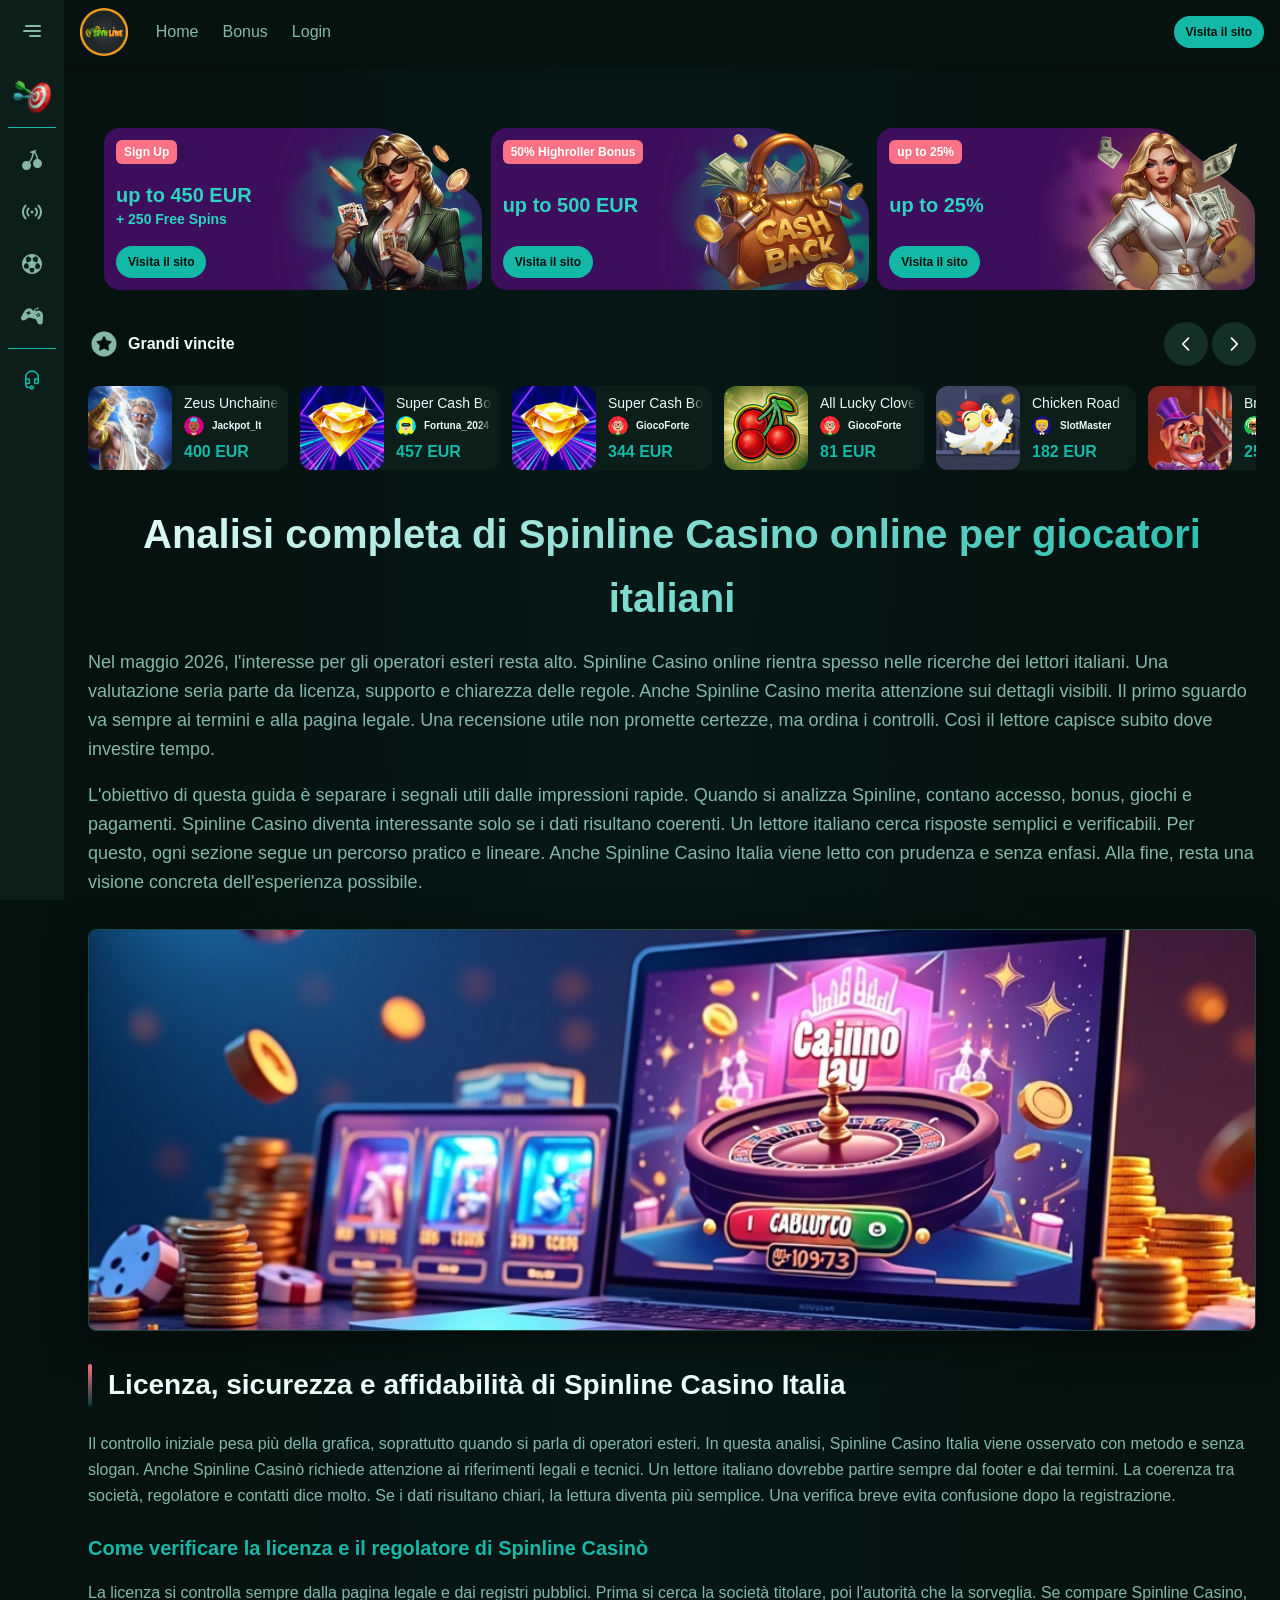
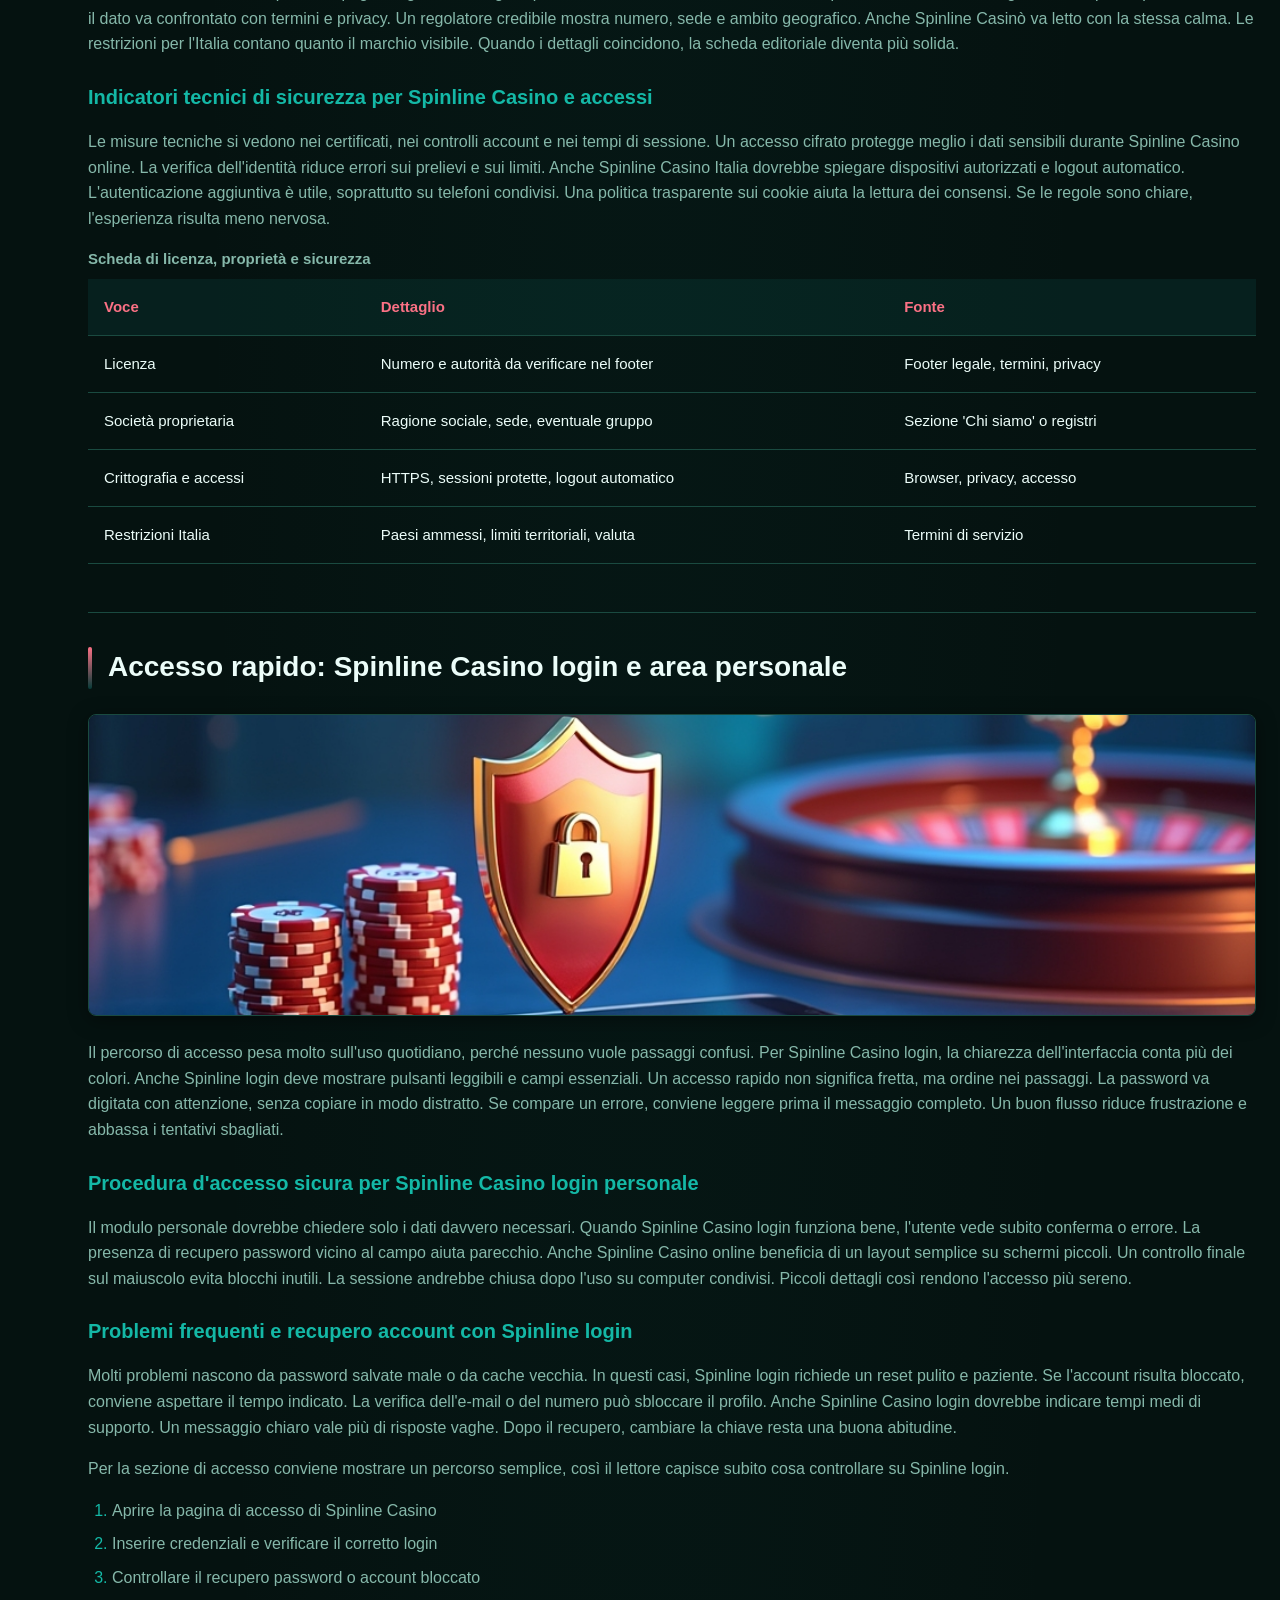
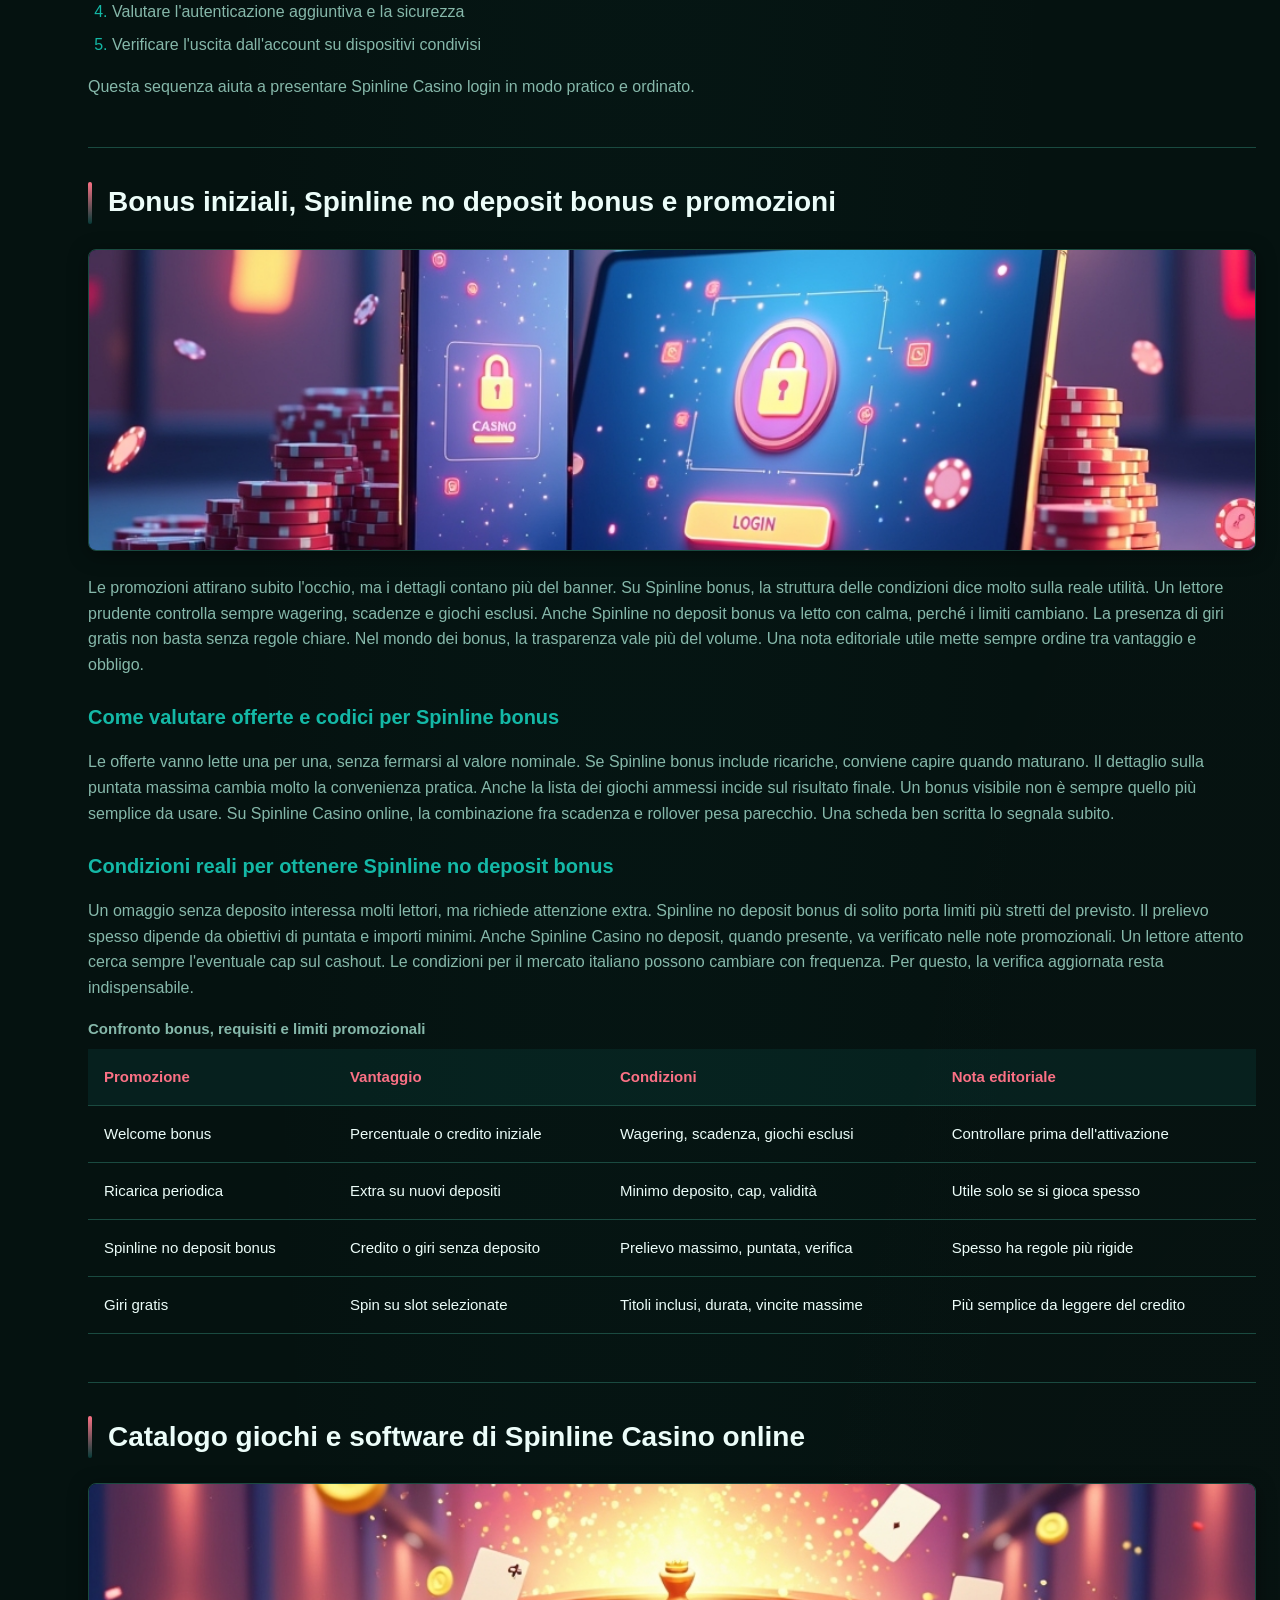
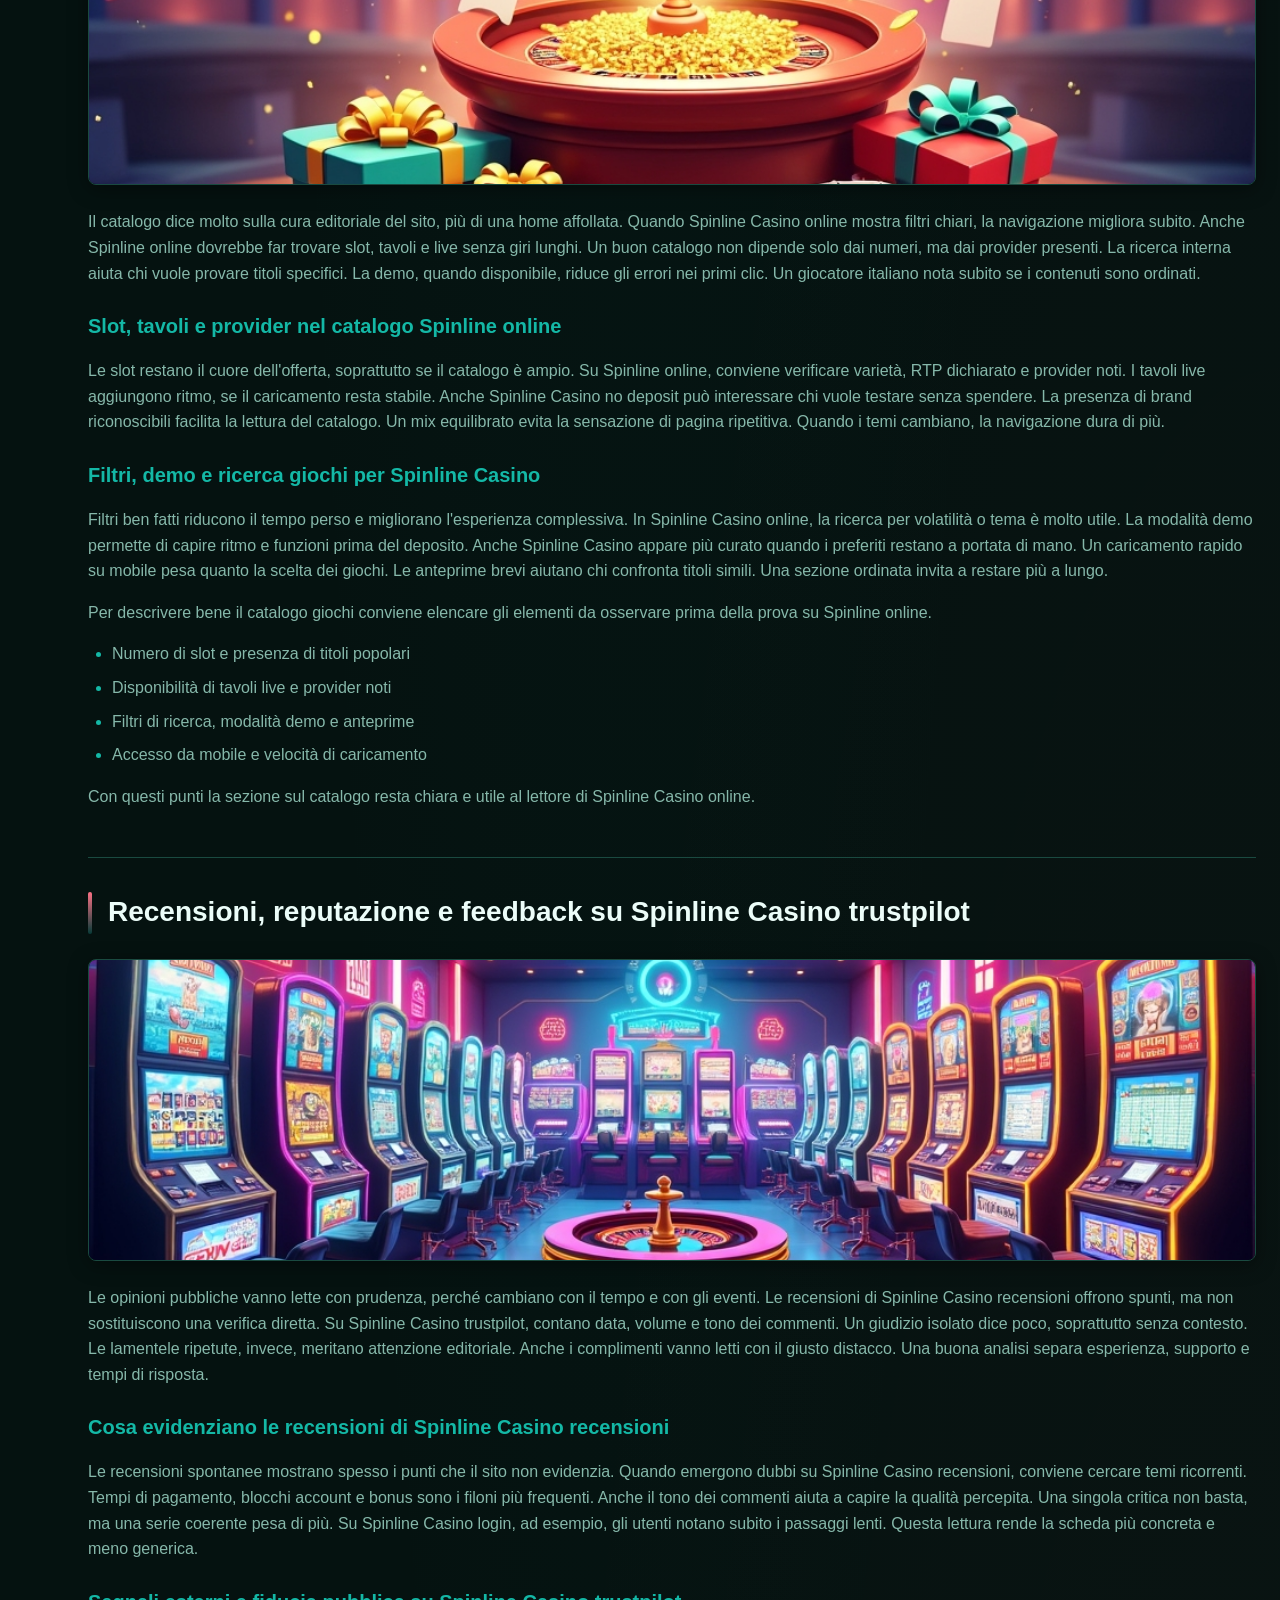
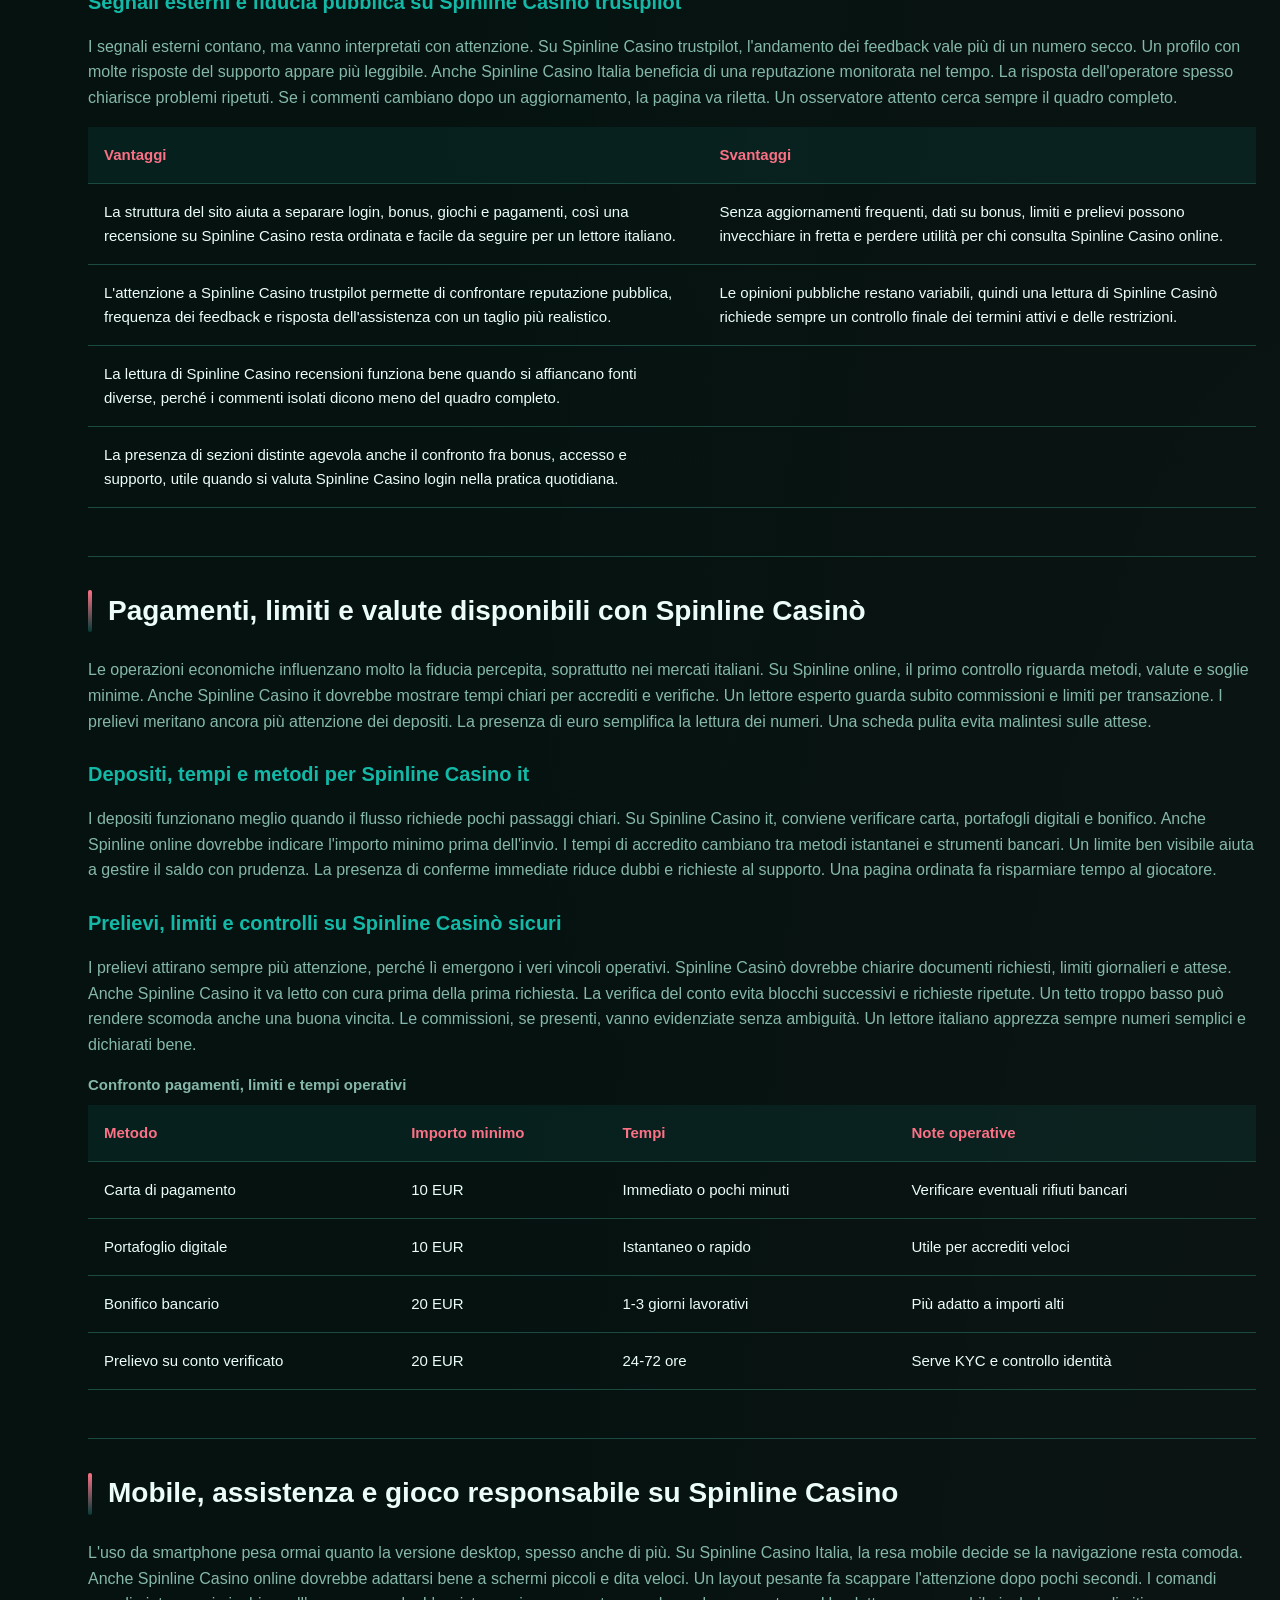
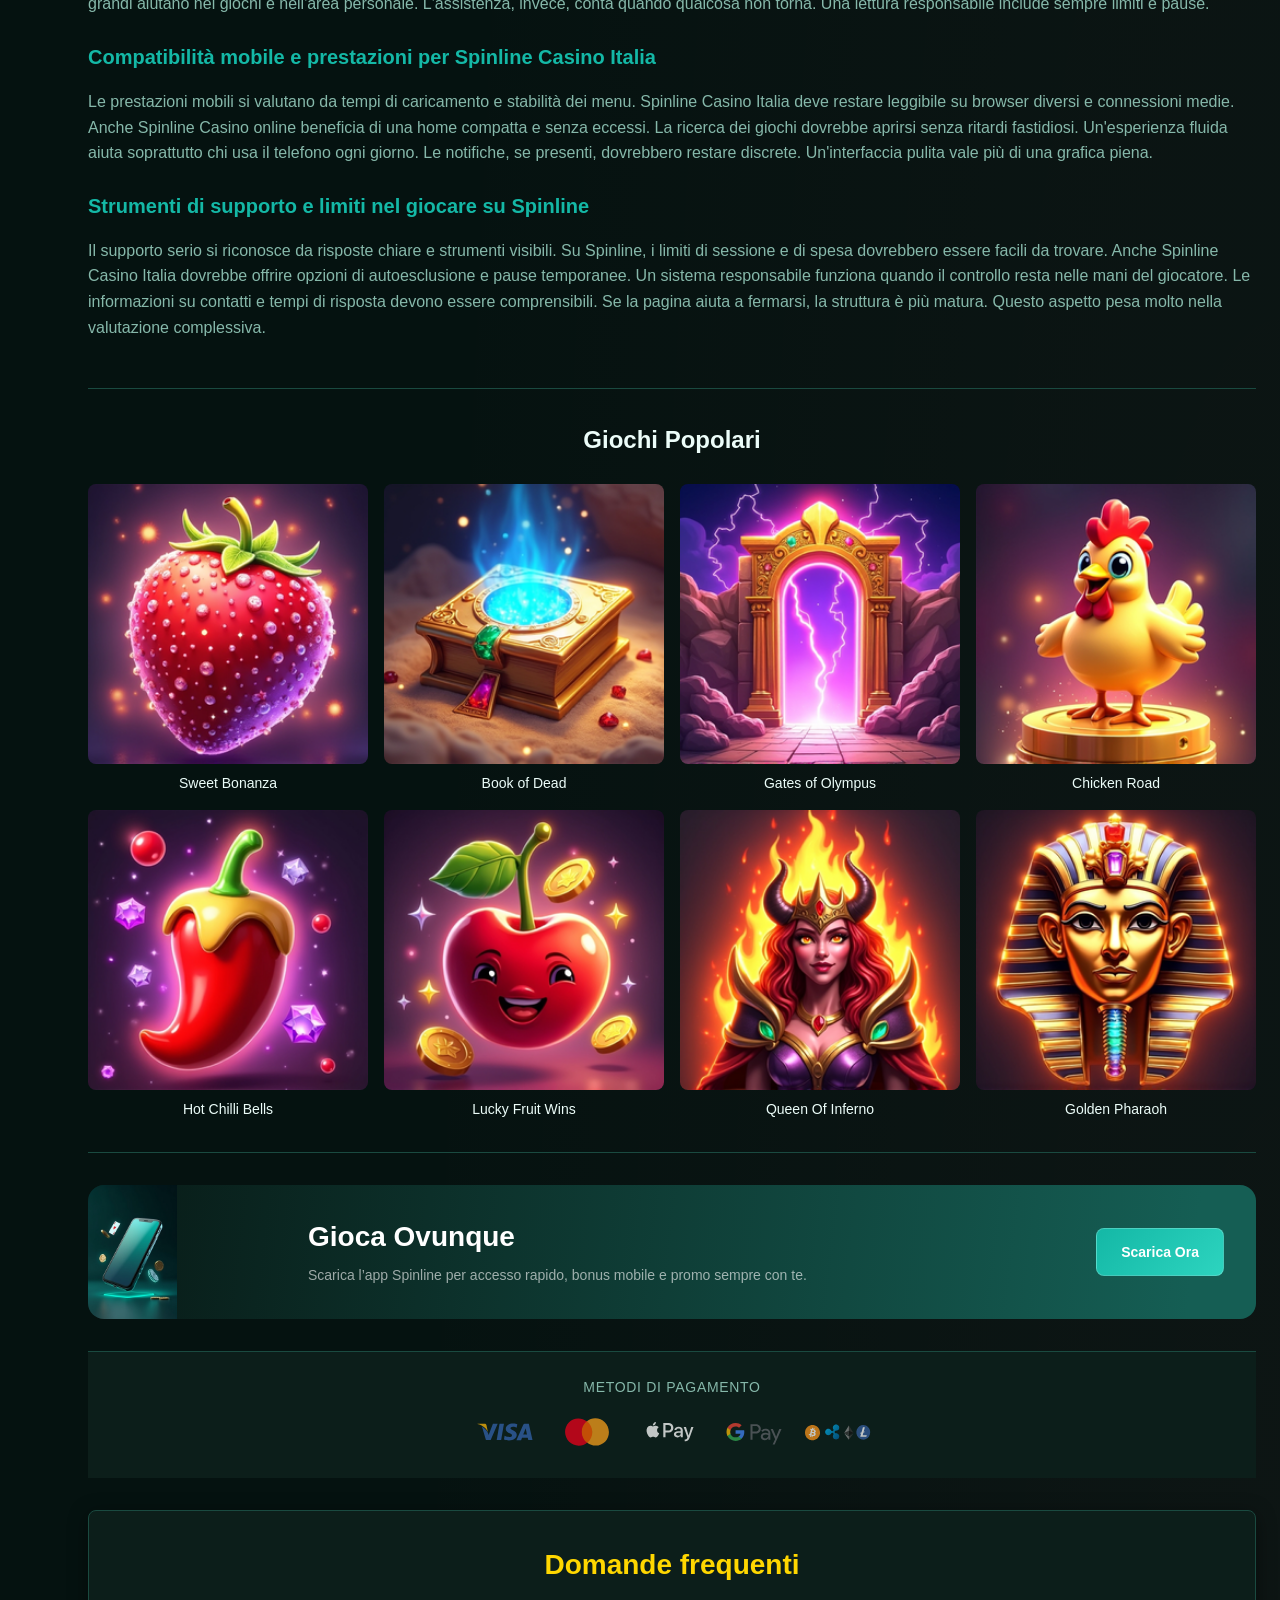
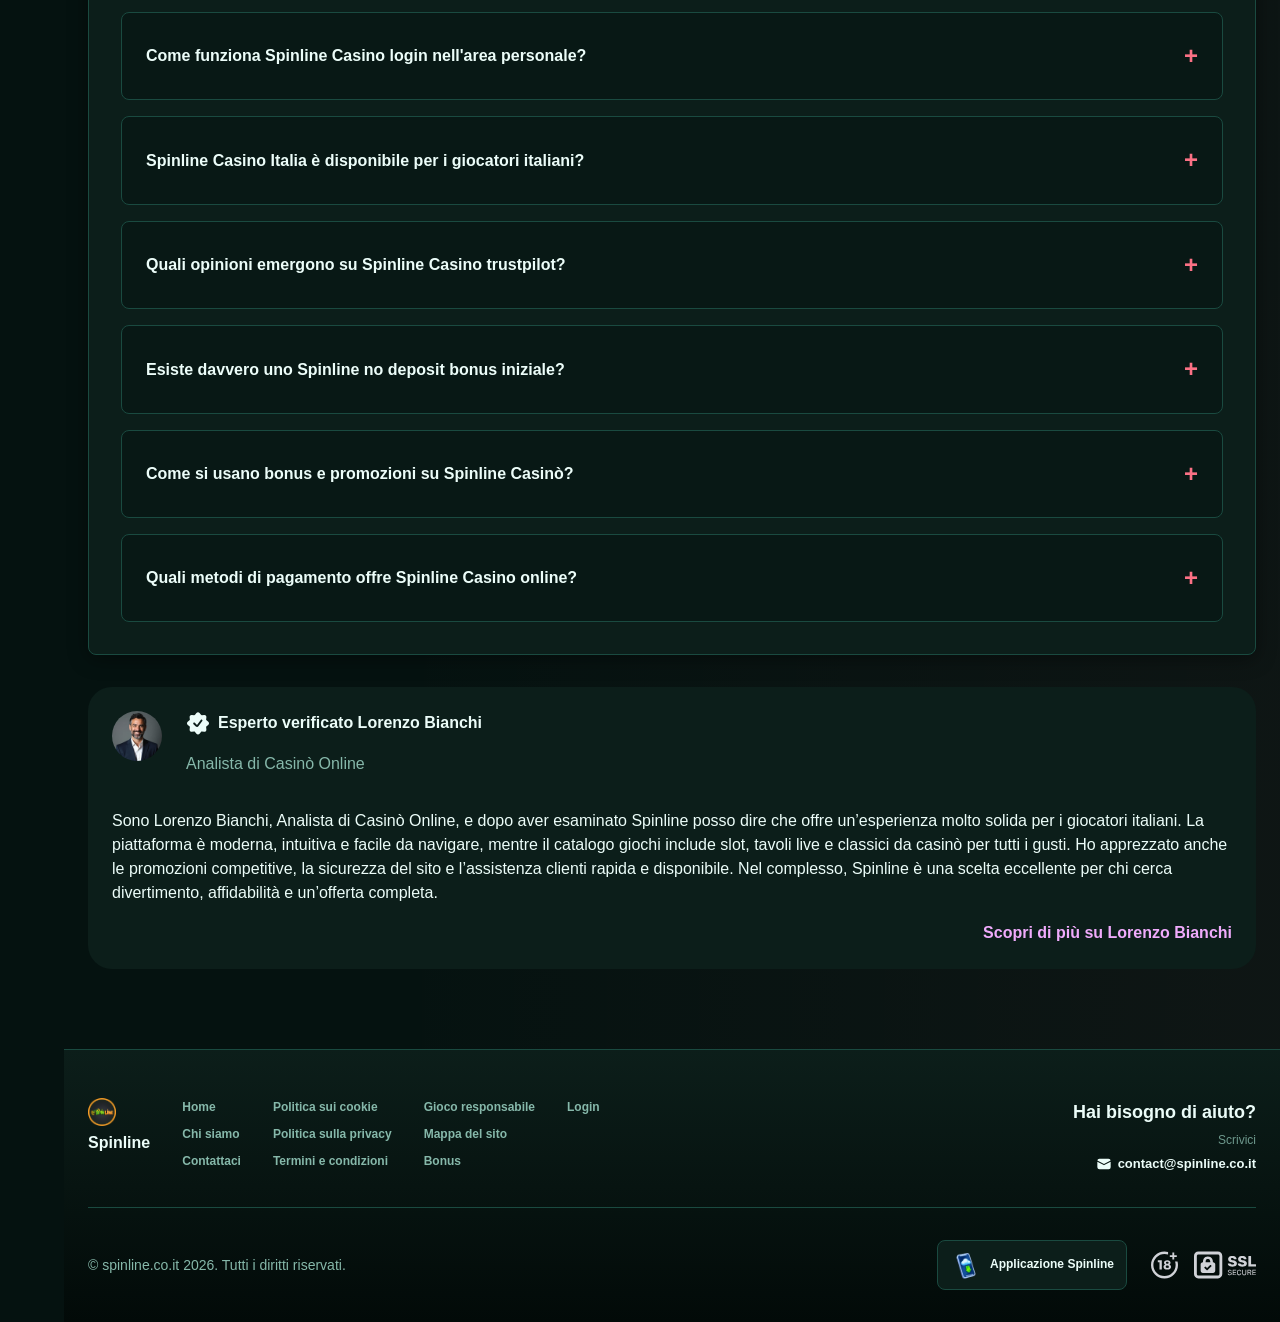
<file: it-IT/index.html>
<!DOCTYPE html>
<html lang="it-IT">
<head>
    <meta charset="UTF-8">
    <meta name="viewport" content="width=device-width, initial-scale=1.0">
    <meta http-equiv="X-UA-Compatible" content="IE=edge">
    <meta name="robots" content="index, follow">
    <meta name="revisit-after" content="7 days">
    <title>Spinline - Casinò online ufficiale per l&#39;Italia</title>
    <meta name="title" content="Spinline - Casinò online ufficiale per l&#39;Italia">
    <meta name="description" content="Spinline 🎰 guida per giocatori italiani con accesso rapido e affidabile; su Spinline Casino login trovi subito l’area personale e parti ora in sicurezza.">
    <meta name="keywords" content="Spinline online, Spinline Casino Italia, Spinline Casino, Spinline login, Spinline Casino online, Spinline Casino login, Spinline Casino trustpilot, Spinline bonus, Spinline no deposit bonus, Spinline Casino recensioni, Spinline Casinò, Spinline Casino no deposit">

    <link rel="canonical" href="https://thinkgreenfactory.it/">

    <link rel="icon" type="image/png" sizes="32x32" href="/favicon-32x32.png">

    <meta property="og:title" content="Spinline - Casinò online ufficiale per l&#39;Italia">
    <meta property="og:description" content="Spinline 🎰 guida per giocatori italiani con accesso rapido e affidabile; su Spinline Casino login trovi subito l’area personale e parti ora in sicurezza.">
    <meta property="og:type" content="website">
    <meta property="og:url" content="https://thinkgreenfactory.it/">
    <meta property="og:site_name" content="Spinline">
    <meta property="og:locale" content="it">
    <meta property="og:image" content="https://thinkgreenfactory.it/images/logo.png">

    <meta name="twitter:card" content="summary">
    <meta name="twitter:title" content="Spinline - Casinò online ufficiale per l&#39;Italia">
    <meta name="twitter:description" content="Spinline 🎰 guida per giocatori italiani con accesso rapido e affidabile; su Spinline Casino login trovi subito l’area personale e parti ora in sicurezza.">
    <meta name="twitter:url" content="https://thinkgreenfactory.it/">
    <meta name="twitter:image" content="https://thinkgreenfactory.it/images/logo.png">

    <link rel="stylesheet" href="/css/style.css">

    <link rel="stylesheet" href="/css/layout.css">

<meta name="googlebot" content="noarchive">
<link rel="alternate" hreflang="it-IT" href="https://spinline.co.it/it-IT/">
<link rel="alternate" hreflang="it" href="https://thinkgreenfactory.it/">
<link rel="alternate" hreflang="x-default" href="https://thinkgreenfactory.it/">
</head>
<body>
    <div class="nav-sidebar-05cd1b9c isFull" id="navSidebar">
        <div class="nav-sidebar-content-05cd1b9c">
            <div class="nav-sidebar-wrapped-05cd1b9c">
                <div class="nav-sidebar-header-05cd1b9c">
                    <button class="nav-sidebar-header-toggle-05cd1b9c" aria-label="Toggle menu">
                        <span class="nav-sidebar-header-wrap-05cd1b9c">
                            <svg class="m-icon-05cd1b9c">
                                <use xlink:href="/assets/icons/sidebar/sprites.svg#hamburger-r"/>
                            </svg>
                        </span>
                    </button>
                </div>
                <div class="nav-sidebar-wrapped-content-05cd1b9c hideScrollbar-05cd1b9c">
                    <div class="divider-bottom-05cd1b9c">
                        <div class="nav-card nav-sidebar-card--wrapped-05cd1b9c">


                            <a href="/go" class="nav-card__button-05cd1b9c"
                               title="Missioni" rel="noindex nofollow">
                                <img src="/assets/icons/sidebar/missions.webp"
                                     alt="Missioni Spinline Casino"
                                     title="Missioni Spinline Casino"
                                     class="nav-card__img-05cd1b9c">
                            </a>
                        </div>
                    </div>

                        <div class="nav-sidebar-wrapped-item-05cd1b9c">
                            <a href="/go" title="Tutti i giochi"
                               class="nav-sidebar-icon-05cd1b9c" rel="noindex nofollow">
                                <svg class="m-icon-05cd1b9c">
                                    <use xlink:href="/assets/icons/sidebar/sprites.svg#all-games"/>
                                </svg>
                            </a>
                        </div>
                        <div class="nav-sidebar-wrapped-item-05cd1b9c">
                            <a href="/go" title="Live"
                               class="nav-sidebar-icon-05cd1b9c" rel="noindex nofollow">
                                <svg class="m-icon-05cd1b9c">
                                    <use xlink:href="/assets/icons/sidebar/sprites.svg#live"/>
                                </svg>
                            </a>
                        </div>
                        <div class="nav-sidebar-wrapped-item-05cd1b9c">
                            <a href="/go" title="Sport"
                               class="nav-sidebar-icon-05cd1b9c" rel="noindex nofollow">
                                <svg class="m-icon-05cd1b9c">
                                    <use xlink:href="/assets/icons/sidebar/sprites.svg#sport-soccer"/>
                                </svg>
                            </a>
                        </div>
                        <div class="nav-sidebar-wrapped-item-05cd1b9c">
                            <a href="/go" title="Esports"
                               class="nav-sidebar-icon-05cd1b9c" rel="noindex nofollow">
                                <svg class="m-icon-05cd1b9c">
                                    <use xlink:href="/assets/icons/sidebar/sprites.svg#target-gamepad"/>
                                </svg>
                            </a>
                        </div>

                    <div class="divider-top-05cd1b9c">
                        <a href="/go" title="Supporto"
                           class="nav-sidebar-support-wrapped-05cd1b9c nav-sidebar-icon-05cd1b9c" rel="noindex nofollow">
                            <svg class="m-icon-05cd1b9c">
                                <use xlink:href="/assets/icons/sidebar/sprites.svg#support"/>
                            </svg>
                        </a>
                    </div>
                </div>
            </div>
        </div>
    </div>

    <div class="nav-sidebar-expanded-05cd1b9c" id="navSidebarExpanded">
        <div class="nav-sidebar-header-05cd1b9c">
            <button class="nav-sidebar-header-toggle-05cd1b9c" aria-label="Close menu">
                <span class="nav-sidebar-header-wrap-05cd1b9c">
                    <svg class="m-icon-05cd1b9c">
                        <use xlink:href="/assets/icons/sidebar/sprites.svg#cross"/>
                    </svg>
                </span>
            </button>
                <a href="/it-IT/" class="nav-logo-05cd1b9c nav-sidebar-header-logo-05cd1b9c" title="Spinline">
                    <img src="/images/logo.png" alt="Spinline" title="Spinline">
                </a>
        </div>
        <div class="nav-sidebar-expanded-content-05cd1b9c">
            <div class="nav-sidebar-expanded-scrollY-05cd1b9c hideScrollbar-05cd1b9c nav-sidebar-expanded--gap-05cd1b9c">
                <div class="nav-sidebar-expanded-cards-05cd1b9c">


                        <div class="nav-card nav-sidebar-card-05cd1b9c">
                            <a href="/go" class="nav-card__button-05cd1b9c"
                               title="Bonus" rel="noindex nofollow">
                                <img src="/assets/icons/sidebar/bonus.webp" alt="Bonus Spinline online"
                                     title="Bonus Spinline online" class="nav-card__img-05cd1b9c">
                                <span class="nav-card__title-05cd1b9c">Bonus</span>
                            </a>
                        </div>


                        <div class="nav-card nav-sidebar-card-05cd1b9c">
                            <a href="/go" class="nav-card__button-05cd1b9c"
                               title="Missioni" rel="noindex nofollow">
                                <img src="/assets/icons/sidebar/missions.webp" alt="Missioni Spinline Casino"
                                     title="Missioni Spinline Casino" class="nav-card__img-05cd1b9c">
                                <span class="nav-card__title-05cd1b9c">Missioni</span>
                            </a>
                        </div>

                    <div class="nav-sidebar-cards-grid-05cd1b9c">


                            <div class="nav-card nav-sidebar-card-05cd1b9c">
                                <a href="/go" class="nav-card__button-05cd1b9c"
                                   title="Ruota" rel="noindex nofollow">
                                    <img src="/assets/icons/sidebar/wheel.gif" alt="Ruota Spinline login"
                                         title="Ruota Spinline login" class="nav-card__img-05cd1b9c">
                                    <span class="nav-card__title-05cd1b9c">Ruota</span>
                                </a>
                            </div>


                            <div class="nav-card nav-sidebar-card-05cd1b9c">
                                <a href="/go" class="nav-card__button-05cd1b9c"
                                   title="Fedeltà" rel="noindex nofollow">
                                    <img src="/assets/icons/sidebar/loyalty.webp" alt="Fedeltà Spinline no deposit bonus"
                                         title="Fedeltà Spinline no deposit bonus" class="nav-card__img-05cd1b9c">
                                    <span class="nav-card__title-05cd1b9c">Fedeltà</span>
                                </a>
                            </div>


                            <div class="nav-card nav-sidebar-card-05cd1b9c">
                                <a href="/go" class="nav-card__button-05cd1b9c"
                                   title="Cashback" rel="noindex nofollow">
                                    <img src="/assets/icons/sidebar/cashback.webp" alt="Cashback Spinline Casino online"
                                         title="Cashback Spinline Casino online" class="nav-card__img-05cd1b9c">
                                    <span class="nav-card__title-05cd1b9c">Cashback</span>
                                </a>
                            </div>


                            <div class="nav-card nav-sidebar-card-05cd1b9c">
                                <a href="/go" class="nav-card__button-05cd1b9c"
                                   title="Club VIP" rel="noindex nofollow">
                                    <img src="/assets/icons/sidebar/vipclub.webp" alt="Club VIP Spinline Casino"
                                         title="Club VIP Spinline Casino" class="nav-card__img-05cd1b9c">
                                    <span class="nav-card__title-05cd1b9c">Club VIP</span>
                                </a>
                            </div>


                            <div class="nav-card nav-sidebar-card-05cd1b9c">
                                <a href="/go" class="nav-card__button-05cd1b9c"
                                   title="Promozioni" rel="noindex nofollow">
                                    <img src="/assets/icons/sidebar/promotions.webp" alt="Promozioni Spinline login"
                                         title="Promozioni Spinline login" class="nav-card__img-05cd1b9c">
                                    <span class="nav-card__title-05cd1b9c">Promozioni</span>
                                </a>
                            </div>
                    </div>
                </div>

                <ul class="nav-sidebar-items-05cd1b9c nav-sidebar-expanded-items-05cd1b9c">
                        <li class="nav-sidebar-items-item">
                            <a href="/go" class="nav-sidebar-items-dropdown"
                               title="Tutti i giochi" rel="noindex nofollow">
                                <div class="nav-sidebar-items-title-05cd1b9c nav-sidebar-items-title--light-05cd1b9c">
                                    <div class="m-icon-container-05cd1b9c nav-sidebar-item-icon-05cd1b9c">
                                        <svg class="m-icon-05cd1b9c">
                                            <use xlink:href="/assets/icons/sidebar/sprites.svg#all-games"/>
                                        </svg>
                                    </div>
                                    <span>Tutti i giochi</span>
                                </div>
                            </a>
                        </li>
                        <li class="nav-sidebar-items-item">
                            <a href="/go" class="nav-sidebar-items-dropdown"
                               title="Live" rel="noindex nofollow">
                                <div class="nav-sidebar-items-title-05cd1b9c nav-sidebar-items-title--light-05cd1b9c">
                                    <div class="m-icon-container-05cd1b9c nav-sidebar-item-icon-05cd1b9c">
                                        <svg class="m-icon-05cd1b9c">
                                            <use xlink:href="/assets/icons/sidebar/sprites.svg#live"/>
                                        </svg>
                                    </div>
                                    <span>Live</span>
                                </div>
                            </a>
                        </li>
                        <li class="nav-sidebar-items-item">
                            <a href="/go" class="nav-sidebar-items-dropdown"
                               title="Sport" rel="noindex nofollow">
                                <div class="nav-sidebar-items-title-05cd1b9c nav-sidebar-items-title--light-05cd1b9c">
                                    <div class="m-icon-container-05cd1b9c nav-sidebar-item-icon-05cd1b9c">
                                        <svg class="m-icon-05cd1b9c">
                                            <use xlink:href="/assets/icons/sidebar/sprites.svg#sport-soccer"/>
                                        </svg>
                                    </div>
                                    <span>Sport</span>
                                </div>
                            </a>
                        </li>
                        <li class="nav-sidebar-items-item">
                            <a href="/go" class="nav-sidebar-items-dropdown"
                               title="Esports" rel="noindex nofollow">
                                <div class="nav-sidebar-items-title-05cd1b9c nav-sidebar-items-title--light-05cd1b9c">
                                    <div class="m-icon-container-05cd1b9c nav-sidebar-item-icon-05cd1b9c">
                                        <svg class="m-icon-05cd1b9c">
                                            <use xlink:href="/assets/icons/sidebar/sprites.svg#target-gamepad"/>
                                        </svg>
                                    </div>
                                    <span>Esports</span>
                                </div>
                            </a>
                        </li>
                </ul>

                <ul class="nav-sidebar-items-05cd1b9c nav-sidebar-expanded-items-05cd1b9c flex-1-05cd1b9c"></ul>

                <div class="nav-sidebar-expanded-support-05cd1b9c">
                    <div class="nav-sidebar-expanded-support-help-05cd1b9c">
                        <a href="/go" title="Supporto"
                           class="m-button-05cd1b9c m-button--success-05cd1b9c m-button--m-05cd1b9c nav-sidebar-support-05cd1b9c"
                           rel="noindex nofollow">
                            <div class="m-button-content-05cd1b9c">
                                <svg class="m-icon-05cd1b9c">
                                    <use xlink:href="/assets/icons/sidebar/sprites.svg#support"/>
                                </svg>
                                Supporto
                            </div>
                        </a>
                    </div>
                </div>

                <div class="nav-sidebar-expanded-app-links-05cd1b9c">
                    <a href="/go" class="footer-app-button-05cd1b9c"
                       title="Applicazione Spinline" rel="noindex nofollow">
                        <img class="footer-app-button-image-05cd1b9c"
                             alt="Applicazione Spinline"
                             title="Applicazione Spinline"
                             src="/assets/icons/mobile/app-button-icon.webp">
                        <div class="footer-app-button-text-05cd1b9c">
                            <p class="m-text-05cd1b9c m-fs12-05cd1b9c m-fw700-05cd1b9c m-lh160-05cd1b9c footer-app-button-title-05cd1b9c">Applicazione Spinline</p>
                            <p class="m-text-05cd1b9c m-fs10-05cd1b9c m-fw500-05cd1b9c m-lh160-05cd1b9c footer-app-button-description-05cd1b9c"
                               style="color: #ffffff;">Installa la nostra app</p>
                        </div>
                    </a>
                </div>
            </div>
        </div>
    </div>

    <div class="bottom-overlays-05cd1b9c">
        <div class="bottom-action-buttons-05cd1b9c bottom-overlays__action-buttons-05cd1b9c">
            <div class="bottom-communication-button-05cd1b9c">
                <button class="m-button-05cd1b9c m-gradient-border m-button--secondary-05cd1b9c m-button--m-05cd1b9c scroll-top-btn-05cd1b9c"
                        aria-label="Scroll to top" title="Scroll to top">
                    <div class="m-icon-container-05cd1b9c">
                        <span class="scroll-top-arrow-05cd1b9c">&uarr;</span>
                    </div>
                </button>
            </div>
        </div>

        <nav class="mobile-nav-05cd1b9c" aria-label="Mobile navigation">
            <div class="mobile-nav-wrap-05cd1b9c">
                <a href="/go" title="Tutti i giochi"
                   rel="noindex nofollow" target="_blank">
                    <div class="mobile-nav-item-05cd1b9c">
                        <div class="mobile-nav-item__icon-wrap-05cd1b9c">
                            <svg class="m-icon-05cd1b9c m-icon-loadable mobile-nav-item__icon-05cd1b9c">
                                <use xlink:href="/assets/icons/sidebar/sprites.svg#all-games"/>
                            </svg>
                        </div>
                        <p class="m-text-05cd1b9c m-fs10-05cd1b9c m-fw600-05cd1b9c m-lh160-05cd1b9c m-text-center-05cd1b9c mobile-nav-item__text-05cd1b9c">Tutti i giochi</p>
                    </div>
                </a>

                <a href="/go" title="Sport"
                   rel="noindex nofollow" target="_blank">
                    <div class="mobile-nav-item-05cd1b9c">
                        <div class="mobile-nav-item__icon-wrap-05cd1b9c">
                            <svg class="m-icon-05cd1b9c m-icon-loadable mobile-nav-item__icon-05cd1b9c">
                                <use xlink:href="/assets/icons/sidebar/sprites.svg#sport-soccer"/>
                            </svg>
                        </div>
                        <p class="m-text-05cd1b9c m-fs10-05cd1b9c m-fw600-05cd1b9c m-lh160-05cd1b9c m-text-center-05cd1b9c mobile-nav-item__text-05cd1b9c">Sport</p>
                    </div>
                </a>

                <div class="mobile-nav-item-05cd1b9c">
                    <a href="/go"
                       class="m-button-05cd1b9c m-gradient-border m-button--primary-05cd1b9c m-button--m-05cd1b9c mobile-nav-item__icon-wrap-05cd1b9c"
                       title="Visita il sito"
                       rel="noindex nofollow" target="_blank">
                        <div class="m-button-content-05cd1b9c">
                            <svg class="m-icon-05cd1b9c m-icon-loadable mobile-nav-item__icon-05cd1b9c">
                                <use xlink:href="/assets/icons/sidebar/sprites.svg#person"/>
                            </svg>
                        </div>
                    </a>
                    <p class="m-text-05cd1b9c m-fs10-05cd1b9c m-fw600-05cd1b9c m-lh160-05cd1b9c m-text-center-05cd1b9c mobile-nav-item__text-05cd1b9c">Visita il sito</p>
                </div>

                <a href="/go" title="Bonus"
                   rel="noindex nofollow" target="_blank">
                    <div class="mobile-nav-item-05cd1b9c">
                        <div class="mobile-nav-item__icon-wrap-05cd1b9c">
                            <svg class="m-icon-05cd1b9c m-icon-loadable mobile-nav-item__icon-05cd1b9c">
                                <use xlink:href="/assets/icons/sidebar/sprites.svg#gift"/>
                            </svg>
                        </div>
                        <p class="m-text-05cd1b9c m-fs10-05cd1b9c m-fw600-05cd1b9c m-lh160-05cd1b9c m-text-center-05cd1b9c mobile-nav-item__text-05cd1b9c">Bonus</p>
                    </div>
                </a>

                <a href="/go" title="Missioni"
                   rel="noindex nofollow" target="_blank">
                    <div class="mobile-nav-item-05cd1b9c">
                        <div class="mobile-nav-item__icon-wrap-05cd1b9c">
                            <svg class="m-icon-05cd1b9c m-icon-loadable mobile-nav-item__icon-05cd1b9c">
                                <use xlink:href="/assets/icons/sidebar/sprites.svg#activities"/>
                            </svg>
                        </div>
                        <p class="m-text-05cd1b9c m-fs10-05cd1b9c m-fw600-05cd1b9c m-lh160-05cd1b9c m-text-center-05cd1b9c mobile-nav-item__text-05cd1b9c">Missioni</p>
                    </div>
                </a>
            </div>
        </nav>
    </div>


    <div class="site-wrapper-05cd1b9c with-sidebar-05cd1b9c">
<nav class="main-nav-05cd1b9c">
    <div class="main-nav-content-05cd1b9c">
        <div class="main-nav-content-left-05cd1b9c">
            <button class="main-nav-content-toggle-05cd1b9c nav-sidebar-header-toggle-05cd1b9c" aria-label="Toggle menu" aria-expanded="false">
                <svg class="m-icon-05cd1b9c m-icon-loadable">
                    <use xlink:href="/assets/icons/sidebar/sprites.svg#hamburger"/>
                </svg>
            </button>

            <a href="/it-IT/" class="nav-logo-05cd1b9c main-nav-logo-05cd1b9c" title="Spinline">
                <img src="/images/logo.png" alt="Spinline" title="Spinline">
            </a>
        </div>

        <div class="main-nav-content-center-05cd1b9c">
            <a href="/it-IT/" class="nav-link-05cd1b9c" title="Home">Home</a>
            <a href="/bonus/" class="nav-link-05cd1b9c" title="Bonus">Bonus</a>
            <a href="/login/" class="nav-link-05cd1b9c" title="Login">Login</a>
        </div>

        <div class="main-nav-content-auth-05cd1b9c">
            <a class="m-button-05cd1b9c m-gradient-border m-button--primary-05cd1b9c m-button--s-05cd1b9c"
               href="/go" title="Visita il sito"
               rel="noindex nofollow" target="_blank">
                <div class="m-button-content-05cd1b9c">Visita il sito</div>
            </a>
        </div>
    </div>
</nav>
        <main class="main-content-05cd1b9c">
<article class="page-content-05cd1b9c">
    <div class="container-05cd1b9c">


<section class="lobby-banners-05cd1b9c">
    <div class="lobby-slider-05cd1b9c" style="--max-slide-width:auto;--bp-xxxl-plus:33.3333%;--slides-xxxl-plus:3;--bp-xxxl:33.3333%;--slides-xxxl:3;--bp-xxl:33.3333%;--slides-xxl:3;--bp-xl-2:33.3333%;--slides-xl-2:3;--bp-xl:100%;--slides-xl:1;--bp-l:100%;--slides-l:1;--bp-m:100%;--slides-m:1;--bp-s:100%;--slides-s:1;--bp-xs:100%;--slides-xs:1;--bp-xxs:100%;--slides-xxs:1;">
        <div class="lobby-slider__scroll-wrap-05cd1b9c">
            <div class="lobby-slider__scroll-box-05cd1b9c">
                <div class="lobby-slider__slide-05cd1b9c">
                    <div class="lobby-slider__slide-content-05cd1b9c">
                        <div class="lobby-banners__banner">
                            <div class="lobby-banner-05cd1b9c">
                                <div class="lobby-banner-picture-05cd1b9c lobby-banner__image-05cd1b9c">
                                    <picture class="banner-picture-05cd1b9c">
                                        <img src="/assets/banners/play-jonny.webp" alt="Sign Up Spinline Casino online" title="Sign Up Spinline Casino online" fetchpriority="high" loading="eager" decoding="async">
                                    </picture>
                                </div>
                                <div class="lobby-banner__content-05cd1b9c">
                                    <div class="lobby-badge-05cd1b9c lobby-badge--secondary-05cd1b9c lobby-badge--m-05cd1b9c">
                                        <div class="lobby-badge-content-05cd1b9c">
                                            <div class="lobby-badge-text-05cd1b9c">Sign Up</div>
                                        </div>
                                    </div>
                                    <div class="lobby-banner__text-05cd1b9c">
                                        <p class="lobby-banner-text-05cd1b9c lobby-banner-text--header-05cd1b9c" style="color:var(--color-at400);">
                                            up to 450 EUR
                                        </p>
                                        <p class="lobby-banner-text-05cd1b9c lobby-banner-text--body-05cd1b9c" style="color:var(--color-at400);">
                                            + 250 Free Spins
                                        </p>
                                    </div>
                                    <a href="/go" rel="noindex nofollow" target="_blank" class="lobby-btn-05cd1b9c lobby-btn--primary-05cd1b9c lobby-btn--s-05cd1b9c" title="Sign Up Visita il sito">
                                        <div class="lobby-btn-content-05cd1b9c">Visita il sito</div>
                                    </a>
                                </div>
                            </div>
                        </div>
                    </div>
                </div>
                <div class="lobby-slider__slide-05cd1b9c">
                    <div class="lobby-slider__slide-content-05cd1b9c">
                        <div class="lobby-banners__banner">
                            <div class="lobby-banner-05cd1b9c">
                                <div class="lobby-banner-picture-05cd1b9c lobby-banner__image-05cd1b9c">
                                    <picture class="banner-picture-05cd1b9c">
                                        <img src="/assets/banners/playjonny.webp" alt="50% Highroller Bonus Spinline Casino" title="50% Highroller Bonus Spinline Casino" loading="lazy" fetchpriority="low" decoding="async">
                                    </picture>
                                </div>
                                <div class="lobby-banner__content-05cd1b9c">
                                    <div class="lobby-badge-05cd1b9c lobby-badge--secondary-05cd1b9c lobby-badge--m-05cd1b9c">
                                        <div class="lobby-badge-content-05cd1b9c">
                                            <div class="lobby-badge-text-05cd1b9c">50% Highroller Bonus</div>
                                        </div>
                                    </div>
                                    <div class="lobby-banner__text-05cd1b9c">
                                        <p class="lobby-banner-text-05cd1b9c lobby-banner-text--header-05cd1b9c" style="color:var(--color-at400);">
                                            up to 500 EUR
                                        </p>
                                    </div>
                                    <a href="/go" rel="noindex nofollow" target="_blank" class="lobby-btn-05cd1b9c lobby-btn--primary-05cd1b9c lobby-btn--s-05cd1b9c" title="50% Highroller Bonus Visita il sito">
                                        <div class="lobby-btn-content-05cd1b9c">Visita il sito</div>
                                    </a>
                                </div>
                            </div>
                        </div>
                    </div>
                </div>
                <div class="lobby-slider__slide-05cd1b9c">
                    <div class="lobby-slider__slide-content-05cd1b9c">
                        <div class="lobby-banners__banner">
                            <div class="lobby-banner-05cd1b9c">
                                <div class="lobby-banner-picture-05cd1b9c lobby-banner__image-05cd1b9c">
                                    <picture class="banner-picture-05cd1b9c">
                                        <img src="/assets/banners/play-jonny-casino.webp" alt="up to 25% Spinline" title="up to 25% Spinline" loading="lazy" fetchpriority="low" decoding="async">
                                    </picture>
                                </div>
                                <div class="lobby-banner__content-05cd1b9c">
                                    <div class="lobby-badge-05cd1b9c lobby-badge--secondary-05cd1b9c lobby-badge--m-05cd1b9c">
                                        <div class="lobby-badge-content-05cd1b9c">
                                            <div class="lobby-badge-text-05cd1b9c">up to 25%</div>
                                        </div>
                                    </div>
                                    <div class="lobby-banner__text-05cd1b9c">
                                        <p class="lobby-banner-text-05cd1b9c lobby-banner-text--header-05cd1b9c" style="color:var(--color-at400);">
                                            up to 25%
                                        </p>
                                    </div>
                                    <a href="/go" rel="noindex nofollow" target="_blank" class="lobby-btn-05cd1b9c lobby-btn--primary-05cd1b9c lobby-btn--s-05cd1b9c" title="up to 25% Visita il sito">
                                        <div class="lobby-btn-content-05cd1b9c">Visita il sito</div>
                                    </a>
                                </div>
                            </div>
                        </div>
                    </div>
                </div>
            </div>
        </div>
    </div>
</section>

<section class="recent-big-wins-section-05cd1b9c">
    <div class="recent-big-wins-slider-05cd1b9c"
         data-asset-pools='{"avatar_files": ["40x40.0.webp", "40x40.1.webp", "40x40.2.webp", "40x40.3.webp", "40x40.4.webp", "40x40.5.webp", "40x40.6.webp", "40x40.7.webp", "40x40.8.webp", "40x40.9.webp", "40x40.10.webp", "40x40.11.webp", "40x40.12.webp", "40x40.13.webp", "40x40.14.webp"], "currency": "EUR", "game_icons": ["inout.webp", "penguinking.webp", "penguinking1.webp", "shadylady.oops.webp", "softswiss.1spin4win-LuckyFruitWins100_designed.webp", "softswiss.scatterkings-GoldLuckSizzlingSevens.webp", "softswiss.softswiss-AllLuckyClover100_designed.webp", "softswiss.softswiss-BurningChilliX_designed.webp", "softswiss.softswiss-HotChilliBells_designed.webp", "softswiss.webp", "spinomenal.SlotMachine_ZeusUnchainedHoldHit_designed.webp", "spinomenal.webp"], "game_names": ["Chicken Road", "Super Cash Boost: Hold \u0026 Win", "Break the Piggy Bank", "Oops", "Lucky Fruit Wins 100", "Inferno Sevens", "All Lucky Clovers 100", "Burning Chilli X", "Hot Chilli Bells", "Blast the Bass", "Zeus Unchained - Hold \u0026 Hit", "Queen Of Inferno"], "max_amount": 500, "min_amount": 50, "usernames": ["LuckyAce", "BigWin88", "SlotMaster", "JackpotHero", "Player777", "VinciOra", "Fortuna77", "ReyJackpot", "CasinoKing", "ScommessaPro", "SpinVincente", "Fortuna_2024", "Lucky_Italia", "WinStar99", "GiocoForte", "MegaSlot7", "Jackpot_It", "CorsaWin88", "Player_Fortuna", "Reale777", "SpinHeroIT", "AuroraWin", "VinciSubito", "TurboLuck", "CasaFortuna"]}'
         data-keywords='["Spinline", "Spinline Casino", "Spinline Casino login", "Spinline Casin\u00f2", "Spinline login", "Spinline no deposit bonus", "Spinline Casino recensioni", "Spinline Casino online", "Spinline Casino trustpilot", "Spinline bonus", "Spinline Casino no deposit", "Spinline online", "Spinline Casino it", "Spinline Casino Italia"]'
         data-auto-rotate="true"
         data-interval="3000"
         style="--perRow: 5; --duration: 0.6s; --perRowDefault: 5; --perRowMiddle: 4; --perRowMin: 3;">

        <!-- Header with title and controls -->
        <div class="recent-big-wins-header-05cd1b9c">
            <div class="recent-big-wins-header__title-05cd1b9c">
                <svg class="bw-icon-05cd1b9c">
                    <use xlink:href="/assets/icons/sidebar/sprites.svg#big-wins"/>
                </svg>
                Grandi vincite
            </div>
            <div class="recent-big-wins-header__control-05cd1b9c">
                <div class="bw-prev-next-arrows-05cd1b9c">
                    <button class="bw-arrow-btn-05cd1b9c"
                            aria-label="Slide prev"
                            data-slider-action="prev">
                        <span class="bw-icon-container-05cd1b9c">
                            <svg class="bw-icon-05cd1b9c bw-chevron-05cd1b9c" style="transform: rotate(270deg);">
                                <use xlink:href="/assets/icons/sidebar/sprites.svg#chevron"/>
                            </svg>
                        </span>
                    </button>
                    <button class="bw-arrow-btn-05cd1b9c"
                            aria-label="Slide next"
                            data-slider-action="next">
                        <span class="bw-icon-container-05cd1b9c">
                            <svg class="bw-icon-05cd1b9c bw-chevron-05cd1b9c" style="transform: rotate(90deg);">
                                <use xlink:href="/assets/icons/sidebar/sprites.svg#chevron"/>
                            </svg>
                        </span>
                    </button>
                </div>
            </div>
        </div>

        <!-- Slider container (populated dynamically by JS) -->
        <div class="recent-big-wins-slider__cards-05cd1b9c" data-slider-cards>
        </div>
    </div>
</section>

        <header class="page-header-05cd1b9c">
            <h1>Analisi completa di Spinline Casino online per giocatori italiani</h1>
            <div class="intro-05cd1b9c">
                <p>Nel maggio 2026, l'interesse per gli operatori esteri resta alto. Spinline Casino online rientra spesso nelle ricerche dei lettori italiani. Una valutazione seria parte da licenza, supporto e chiarezza delle regole. Anche Spinline Casino merita attenzione sui dettagli visibili. Il primo sguardo va sempre ai termini e alla pagina legale. Una recensione utile non promette certezze, ma ordina i controlli. Così il lettore capisce subito dove investire tempo.</p>
                <p>L'obiettivo di questa guida è separare i segnali utili dalle impressioni rapide. Quando si analizza Spinline, contano accesso, bonus, giochi e pagamenti. Spinline Casino diventa interessante solo se i dati risultano coerenti. Un lettore italiano cerca risposte semplici e verificabili. Per questo, ogni sezione segue un percorso pratico e lineare. Anche Spinline Casino Italia viene letto con prudenza e senza enfasi. Alla fine, resta una visione concreta dell'esperienza possibile.</p>
            </div>
        </header>

        <div class="hero-image-05cd1b9c">
            <img src="/images/spinline_casino_online_hero.png" alt="Spinline Casino online" title="Spinline Casino online" loading="lazy">
        </div>

        <section class="content-section-05cd1b9c card-05cd1b9c">
            <h2>Licenza, sicurezza e affidabilità di Spinline Casino Italia</h2>


            <p>Il controllo iniziale pesa più della grafica, soprattutto quando si parla di operatori esteri. In questa analisi, Spinline Casino Italia viene osservato con metodo e senza slogan. Anche Spinline Casinò richiede attenzione ai riferimenti legali e tecnici. Un lettore italiano dovrebbe partire sempre dal footer e dai termini. La coerenza tra società, regolatore e contatti dice molto. Se i dati risultano chiari, la lettura diventa più semplice. Una verifica breve evita confusione dopo la registrazione.</p>

                
        <h3>Come verificare la licenza e il regolatore di Spinline Casinò</h3>
            <p>La licenza si controlla sempre dalla pagina legale e dai registri pubblici. Prima si cerca la società titolare, poi l'autorità che la sorveglia. Se compare Spinline Casino, il dato va confrontato con termini e privacy. Un regolatore credibile mostra numero, sede e ambito geografico. Anche Spinline Casinò va letto con la stessa calma. Le restrizioni per l'Italia contano quanto il marchio visibile. Quando i dettagli coincidono, la scheda editoriale diventa più solida.</p>



                
        <h3>Indicatori tecnici di sicurezza per Spinline Casino e accessi</h3>
            <p>Le misure tecniche si vedono nei certificati, nei controlli account e nei tempi di sessione. Un accesso cifrato protegge meglio i dati sensibili durante Spinline Casino online. La verifica dell'identità riduce errori sui prelievi e sui limiti. Anche Spinline Casino Italia dovrebbe spiegare dispositivi autorizzati e logout automatico. L'autenticazione aggiuntiva è utile, soprattutto su telefoni condivisi. Una politica trasparente sui cookie aiuta la lettura dei consensi. Se le regole sono chiare, l'esperienza risulta meno nervosa.</p>



                
        <div class="table-wrapper-05cd1b9c">
            <table class="content-table-05cd1b9c">
                <caption>Scheda di licenza, proprietà e sicurezza</caption>

                <thead>
                    <tr>
                            <th>Voce</th>
                            <th>Dettaglio</th>
                            <th>Fonte</th>
                    </tr>
                </thead>

                <tbody>
                        <tr>
                                <td>Licenza</td>
                                <td>Numero e autorità da verificare nel footer</td>
                                <td>Footer legale, termini, privacy</td>
                        </tr>
                        <tr>
                                <td>Società proprietaria</td>
                                <td>Ragione sociale, sede, eventuale gruppo</td>
                                <td>Sezione &#39;Chi siamo&#39; o registri</td>
                        </tr>
                        <tr>
                                <td>Crittografia e accessi</td>
                                <td>HTTPS, sessioni protette, logout automatico</td>
                                <td>Browser, privacy, accesso</td>
                        </tr>
                        <tr>
                                <td>Restrizioni Italia</td>
                                <td>Paesi ammessi, limiti territoriali, valuta</td>
                                <td>Termini di servizio</td>
                        </tr>
                </tbody>
            </table>
        </div>



        </section>
        <section class="content-section-05cd1b9c card-05cd1b9c">
            <h2>Accesso rapido: Spinline Casino login e area personale</h2>

            <div class="section-image-05cd1b9c">
                <img src="/images/spinline_sicurezza_affidabilita.png" alt="Spinline Casino Italia" title="Spinline Casino Italia" loading="lazy">
            </div>

            <p>Il percorso di accesso pesa molto sull'uso quotidiano, perché nessuno vuole passaggi confusi. Per Spinline Casino login, la chiarezza dell'interfaccia conta più dei colori. Anche Spinline login deve mostrare pulsanti leggibili e campi essenziali. Un accesso rapido non significa fretta, ma ordine nei passaggi. La password va digitata con attenzione, senza copiare in modo distratto. Se compare un errore, conviene leggere prima il messaggio completo. Un buon flusso riduce frustrazione e abbassa i tentativi sbagliati.</p>

                
        <h3>Procedura d&#39;accesso sicura per Spinline Casino login personale</h3>
            <p>Il modulo personale dovrebbe chiedere solo i dati davvero necessari. Quando Spinline Casino login funziona bene, l'utente vede subito conferma o errore. La presenza di recupero password vicino al campo aiuta parecchio. Anche Spinline Casino online beneficia di un layout semplice su schermi piccoli. Un controllo finale sul maiuscolo evita blocchi inutili. La sessione andrebbe chiusa dopo l'uso su computer condivisi. Piccoli dettagli così rendono l'accesso più sereno.</p>



                
        <h3>Problemi frequenti e recupero account con Spinline login</h3>
            <p>Molti problemi nascono da password salvate male o da cache vecchia. In questi casi, Spinline login richiede un reset pulito e paziente. Se l'account risulta bloccato, conviene aspettare il tempo indicato. La verifica dell'e-mail o del numero può sbloccare il profilo. Anche Spinline Casino login dovrebbe indicare tempi medi di supporto. Un messaggio chiaro vale più di risposte vaghe. Dopo il recupero, cambiare la chiave resta una buona abitudine.</p>



                
        <p>Per la sezione di accesso conviene mostrare un percorso semplice, così il lettore capisce subito cosa controllare su Spinline login.</p>
        <ol class="content-list-05cd1b9c content-list--ordered">
                <li>Aprire la pagina di accesso di Spinline Casino</li>
                <li>Inserire credenziali e verificare il corretto login</li>
                <li>Controllare il recupero password o account bloccato</li>
                <li>Valutare l'autenticazione aggiuntiva e la sicurezza</li>
                <li>Verificare l'uscita dall'account su dispositivi condivisi</li>
        </ol>
        <p>Questa sequenza aiuta a presentare Spinline Casino login in modo pratico e ordinato.</p>



        </section>
        <section class="content-section-05cd1b9c card-05cd1b9c">
            <h2>Bonus iniziali, Spinline no deposit bonus e promozioni</h2>

            <div class="section-image-05cd1b9c">
                <img src="/images/spinline_login_area_personale.png" alt="Spinline Casino login" title="Spinline Casino login" loading="lazy">
            </div>

            <p>Le promozioni attirano subito l'occhio, ma i dettagli contano più del banner. Su Spinline bonus, la struttura delle condizioni dice molto sulla reale utilità. Un lettore prudente controlla sempre wagering, scadenze e giochi esclusi. Anche Spinline no deposit bonus va letto con calma, perché i limiti cambiano. La presenza di giri gratis non basta senza regole chiare. Nel mondo dei bonus, la trasparenza vale più del volume. Una nota editoriale utile mette sempre ordine tra vantaggio e obbligo.</p>

                
        <h3>Come valutare offerte e codici per Spinline bonus</h3>
            <p>Le offerte vanno lette una per una, senza fermarsi al valore nominale. Se Spinline bonus include ricariche, conviene capire quando maturano. Il dettaglio sulla puntata massima cambia molto la convenienza pratica. Anche la lista dei giochi ammessi incide sul risultato finale. Un bonus visibile non è sempre quello più semplice da usare. Su Spinline Casino online, la combinazione fra scadenza e rollover pesa parecchio. Una scheda ben scritta lo segnala subito.</p>



                
        <h3>Condizioni reali per ottenere Spinline no deposit bonus</h3>
            <p>Un omaggio senza deposito interessa molti lettori, ma richiede attenzione extra. Spinline no deposit bonus di solito porta limiti più stretti del previsto. Il prelievo spesso dipende da obiettivi di puntata e importi minimi. Anche Spinline Casino no deposit, quando presente, va verificato nelle note promozionali. Un lettore attento cerca sempre l'eventuale cap sul cashout. Le condizioni per il mercato italiano possono cambiare con frequenza. Per questo, la verifica aggiornata resta indispensabile.</p>



                
        <div class="table-wrapper-05cd1b9c">
            <table class="content-table-05cd1b9c">
                <caption>Confronto bonus, requisiti e limiti promozionali</caption>

                <thead>
                    <tr>
                            <th>Promozione</th>
                            <th>Vantaggio</th>
                            <th>Condizioni</th>
                            <th>Nota editoriale</th>
                    </tr>
                </thead>

                <tbody>
                        <tr>
                                <td>Welcome bonus</td>
                                <td>Percentuale o credito iniziale</td>
                                <td>Wagering, scadenza, giochi esclusi</td>
                                <td>Controllare prima dell&#39;attivazione</td>
                        </tr>
                        <tr>
                                <td>Ricarica periodica</td>
                                <td>Extra su nuovi depositi</td>
                                <td>Minimo deposito, cap, validità</td>
                                <td>Utile solo se si gioca spesso</td>
                        </tr>
                        <tr>
                                <td>Spinline no deposit bonus</td>
                                <td>Credito o giri senza deposito</td>
                                <td>Prelievo massimo, puntata, verifica</td>
                                <td>Spesso ha regole più rigide</td>
                        </tr>
                        <tr>
                                <td>Giri gratis</td>
                                <td>Spin su slot selezionate</td>
                                <td>Titoli inclusi, durata, vincite massime</td>
                                <td>Più semplice da leggere del credito</td>
                        </tr>
                </tbody>
            </table>
        </div>



        </section>
        <section class="content-section-05cd1b9c card-05cd1b9c">
            <h2>Catalogo giochi e software di Spinline Casino online</h2>

            <div class="section-image-05cd1b9c">
                <img src="/images/spinline_bonus_no_deposit.png" alt="Spinline no deposit bonus" title="Spinline no deposit bonus" loading="lazy">
            </div>

            <p>Il catalogo dice molto sulla cura editoriale del sito, più di una home affollata. Quando Spinline Casino online mostra filtri chiari, la navigazione migliora subito. Anche Spinline online dovrebbe far trovare slot, tavoli e live senza giri lunghi. Un buon catalogo non dipende solo dai numeri, ma dai provider presenti. La ricerca interna aiuta chi vuole provare titoli specifici. La demo, quando disponibile, riduce gli errori nei primi clic. Un giocatore italiano nota subito se i contenuti sono ordinati.</p>

                
        <h3>Slot, tavoli e provider nel catalogo Spinline online</h3>
            <p>Le slot restano il cuore dell'offerta, soprattutto se il catalogo è ampio. Su Spinline online, conviene verificare varietà, RTP dichiarato e provider noti. I tavoli live aggiungono ritmo, se il caricamento resta stabile. Anche Spinline Casino no deposit può interessare chi vuole testare senza spendere. La presenza di brand riconoscibili facilita la lettura del catalogo. Un mix equilibrato evita la sensazione di pagina ripetitiva. Quando i temi cambiano, la navigazione dura di più.</p>



                
        <h3>Filtri, demo e ricerca giochi per Spinline Casino</h3>
            <p>Filtri ben fatti riducono il tempo perso e migliorano l'esperienza complessiva. In Spinline Casino online, la ricerca per volatilità o tema è molto utile. La modalità demo permette di capire ritmo e funzioni prima del deposito. Anche Spinline Casino appare più curato quando i preferiti restano a portata di mano. Un caricamento rapido su mobile pesa quanto la scelta dei giochi. Le anteprime brevi aiutano chi confronta titoli simili. Una sezione ordinata invita a restare più a lungo.</p>



                
        <p>Per descrivere bene il catalogo giochi conviene elencare gli elementi da osservare prima della prova su Spinline online.</p>
        <ul class="content-list-05cd1b9c">
                <li>Numero di slot e presenza di titoli popolari</li>
                <li>Disponibilità di tavoli live e provider noti</li>
                <li>Filtri di ricerca, modalità demo e anteprime</li>
                <li>Accesso da mobile e velocità di caricamento</li>
        </ul>
        <p>Con questi punti la sezione sul catalogo resta chiara e utile al lettore di Spinline Casino online.</p>



        </section>
        <section class="content-section-05cd1b9c card-05cd1b9c">
            <h2>Recensioni, reputazione e feedback su Spinline Casino trustpilot</h2>

            <div class="section-image-05cd1b9c">
                <img src="/images/spinline_catalogo_giochi.png" alt="Spinline Casino online" title="Spinline Casino online" loading="lazy">
            </div>

            <p>Le opinioni pubbliche vanno lette con prudenza, perché cambiano con il tempo e con gli eventi. Le recensioni di Spinline Casino recensioni offrono spunti, ma non sostituiscono una verifica diretta. Su Spinline Casino trustpilot, contano data, volume e tono dei commenti. Un giudizio isolato dice poco, soprattutto senza contesto. Le lamentele ripetute, invece, meritano attenzione editoriale. Anche i complimenti vanno letti con il giusto distacco. Una buona analisi separa esperienza, supporto e tempi di risposta.</p>

                
        <h3>Cosa evidenziano le recensioni di Spinline Casino recensioni</h3>
            <p>Le recensioni spontanee mostrano spesso i punti che il sito non evidenzia. Quando emergono dubbi su Spinline Casino recensioni, conviene cercare temi ricorrenti. Tempi di pagamento, blocchi account e bonus sono i filoni più frequenti. Anche il tono dei commenti aiuta a capire la qualità percepita. Una singola critica non basta, ma una serie coerente pesa di più. Su Spinline Casino login, ad esempio, gli utenti notano subito i passaggi lenti. Questa lettura rende la scheda più concreta e meno generica.</p>



                
        <h3>Segnali esterni e fiducia pubblica su Spinline Casino trustpilot</h3>
            <p>I segnali esterni contano, ma vanno interpretati con attenzione. Su Spinline Casino trustpilot, l'andamento dei feedback vale più di un numero secco. Un profilo con molte risposte del supporto appare più leggibile. Anche Spinline Casino Italia beneficia di una reputazione monitorata nel tempo. La risposta dell'operatore spesso chiarisce problemi ripetuti. Se i commenti cambiano dopo un aggiornamento, la pagina va riletta. Un osservatore attento cerca sempre il quadro completo.</p>



                
        <div class="table-wrapper-05cd1b9c">
            <table class="content-table-05cd1b9c">
                <thead>
                    <tr>
                        <th>Vantaggi</th>
                        <th>Svantaggi</th>
                    </tr>
                </thead>
                <tbody>
                        <tr>
                            <td>La struttura del sito aiuta a separare login, bonus, giochi e pagamenti, così una recensione su Spinline Casino resta ordinata e facile da seguire per un lettore italiano.</td>
                            <td>Senza aggiornamenti frequenti, dati su bonus, limiti e prelievi possono invecchiare in fretta e perdere utilità per chi consulta Spinline Casino online.</td>
                        </tr>
                        <tr>
                            <td>L&#39;attenzione a Spinline Casino trustpilot permette di confrontare reputazione pubblica, frequenza dei feedback e risposta dell&#39;assistenza con un taglio più realistico.</td>
                            <td>Le opinioni pubbliche restano variabili, quindi una lettura di Spinline Casinò richiede sempre un controllo finale dei termini attivi e delle restrizioni.</td>
                        </tr>
                        <tr>
                            <td>La lettura di Spinline Casino recensioni funziona bene quando si affiancano fonti diverse, perché i commenti isolati dicono meno del quadro completo.</td>
                            <td></td>
                        </tr>
                        <tr>
                            <td>La presenza di sezioni distinte agevola anche il confronto fra bonus, accesso e supporto, utile quando si valuta Spinline Casino login nella pratica quotidiana.</td>
                            <td></td>
                        </tr>
                </tbody>
            </table>
        </div>



        </section>
        <section class="content-section-05cd1b9c card-05cd1b9c">
            <h2>Pagamenti, limiti e valute disponibili con Spinline Casinò</h2>


            <p>Le operazioni economiche influenzano molto la fiducia percepita, soprattutto nei mercati italiani. Su Spinline online, il primo controllo riguarda metodi, valute e soglie minime. Anche Spinline Casino it dovrebbe mostrare tempi chiari per accrediti e verifiche. Un lettore esperto guarda subito commissioni e limiti per transazione. I prelievi meritano ancora più attenzione dei depositi. La presenza di euro semplifica la lettura dei numeri. Una scheda pulita evita malintesi sulle attese.</p>

                
        <h3>Depositi, tempi e metodi per Spinline Casino it</h3>
            <p>I depositi funzionano meglio quando il flusso richiede pochi passaggi chiari. Su Spinline Casino it, conviene verificare carta, portafogli digitali e bonifico. Anche Spinline online dovrebbe indicare l'importo minimo prima dell'invio. I tempi di accredito cambiano tra metodi istantanei e strumenti bancari. Un limite ben visibile aiuta a gestire il saldo con prudenza. La presenza di conferme immediate riduce dubbi e richieste al supporto. Una pagina ordinata fa risparmiare tempo al giocatore.</p>



                
        <h3>Prelievi, limiti e controlli su Spinline Casinò sicuri</h3>
            <p>I prelievi attirano sempre più attenzione, perché lì emergono i veri vincoli operativi. Spinline Casinò dovrebbe chiarire documenti richiesti, limiti giornalieri e attese. Anche Spinline Casino it va letto con cura prima della prima richiesta. La verifica del conto evita blocchi successivi e richieste ripetute. Un tetto troppo basso può rendere scomoda anche una buona vincita. Le commissioni, se presenti, vanno evidenziate senza ambiguità. Un lettore italiano apprezza sempre numeri semplici e dichiarati bene.</p>



                
        <div class="table-wrapper-05cd1b9c">
            <table class="content-table-05cd1b9c">
                <caption>Confronto pagamenti, limiti e tempi operativi</caption>

                <thead>
                    <tr>
                            <th>Metodo</th>
                            <th>Importo minimo</th>
                            <th>Tempi</th>
                            <th>Note operative</th>
                    </tr>
                </thead>

                <tbody>
                        <tr>
                                <td>Carta di pagamento</td>
                                <td>10 EUR</td>
                                <td>Immediato o pochi minuti</td>
                                <td>Verificare eventuali rifiuti bancari</td>
                        </tr>
                        <tr>
                                <td>Portafoglio digitale</td>
                                <td>10 EUR</td>
                                <td>Istantaneo o rapido</td>
                                <td>Utile per accrediti veloci</td>
                        </tr>
                        <tr>
                                <td>Bonifico bancario</td>
                                <td>20 EUR</td>
                                <td>1-3 giorni lavorativi</td>
                                <td>Più adatto a importi alti</td>
                        </tr>
                        <tr>
                                <td>Prelievo su conto verificato</td>
                                <td>20 EUR</td>
                                <td>24-72 ore</td>
                                <td>Serve KYC e controllo identità</td>
                        </tr>
                </tbody>
            </table>
        </div>



        </section>
        <section class="content-section-05cd1b9c card-05cd1b9c">
            <h2>Mobile, assistenza e gioco responsabile su Spinline Casino</h2>


            <p>L'uso da smartphone pesa ormai quanto la versione desktop, spesso anche di più. Su Spinline Casino Italia, la resa mobile decide se la navigazione resta comoda. Anche Spinline Casino online dovrebbe adattarsi bene a schermi piccoli e dita veloci. Un layout pesante fa scappare l'attenzione dopo pochi secondi. I comandi grandi aiutano nei giochi e nell'area personale. L'assistenza, invece, conta quando qualcosa non torna. Una lettura responsabile include sempre limiti e pause.</p>

                
        <h3>Compatibilità mobile e prestazioni per Spinline Casino Italia</h3>
            <p>Le prestazioni mobili si valutano da tempi di caricamento e stabilità dei menu. Spinline Casino Italia deve restare leggibile su browser diversi e connessioni medie. Anche Spinline Casino online beneficia di una home compatta e senza eccessi. La ricerca dei giochi dovrebbe aprirsi senza ritardi fastidiosi. Un'esperienza fluida aiuta soprattutto chi usa il telefono ogni giorno. Le notifiche, se presenti, dovrebbero restare discrete. Un'interfaccia pulita vale più di una grafica piena.</p>



                
        <h3>Strumenti di supporto e limiti nel giocare su Spinline</h3>
            <p>Il supporto serio si riconosce da risposte chiare e strumenti visibili. Su Spinline, i limiti di sessione e di spesa dovrebbero essere facili da trovare. Anche Spinline Casino Italia dovrebbe offrire opzioni di autoesclusione e pause temporanee. Un sistema responsabile funziona quando il controllo resta nelle mani del giocatore. Le informazioni su contatti e tempi di risposta devono essere comprensibili. Se la pagina aiuta a fermarsi, la struttura è più matura. Questo aspetto pesa molto nella valutazione complessiva.</p>



        </section>

<section class="games-showcase-05cd1b9c card-05cd1b9c">
    <h2>Giochi Popolari</h2>
    <div class="games-grid-05cd1b9c">
        <div class="game-card-05cd1b9c">
            <div class="game-thumbnail-05cd1b9c">
                <img src="/images/game_sweet-bonanza.png" alt="Sweet Bonanza Spinline no deposit bonus" title="Sweet Bonanza Spinline no deposit bonus" loading="lazy">
                <div class="game-overlay-05cd1b9c">
                    <a href="/go" class="play-btn-05cd1b9c" title="Visita il sito" target="_blank" rel="noindex nofollow noopener">
                        Visita il sito
                    </a>
                </div>
            </div>
            <span class="game-name-05cd1b9c">Sweet Bonanza</span>
        </div>
        <div class="game-card-05cd1b9c">
            <div class="game-thumbnail-05cd1b9c">
                <img src="/images/game_book-of-dead.png" alt="Book of Dead Spinline bonus" title="Book of Dead Spinline bonus" loading="lazy">
                <div class="game-overlay-05cd1b9c">
                    <a href="/go" class="play-btn-05cd1b9c" title="Visita il sito" target="_blank" rel="noindex nofollow noopener">
                        Visita il sito
                    </a>
                </div>
            </div>
            <span class="game-name-05cd1b9c">Book of Dead</span>
        </div>
        <div class="game-card-05cd1b9c">
            <div class="game-thumbnail-05cd1b9c">
                <img src="/images/game_gates-of-olympus.png" alt="Gates of Olympus Spinline Casinò" title="Gates of Olympus Spinline Casinò" loading="lazy">
                <div class="game-overlay-05cd1b9c">
                    <a href="/go" class="play-btn-05cd1b9c" title="Visita il sito" target="_blank" rel="noindex nofollow noopener">
                        Visita il sito
                    </a>
                </div>
            </div>
            <span class="game-name-05cd1b9c">Gates of Olympus</span>
        </div>
        <div class="game-card-05cd1b9c">
            <div class="game-thumbnail-05cd1b9c">
                <img src="/images/game_chicken-road.png" alt="Chicken Road Spinline Casino" title="Chicken Road Spinline Casino" loading="lazy">
                <div class="game-overlay-05cd1b9c">
                    <a href="/go" class="play-btn-05cd1b9c" title="Visita il sito" target="_blank" rel="noindex nofollow noopener">
                        Visita il sito
                    </a>
                </div>
            </div>
            <span class="game-name-05cd1b9c">Chicken Road</span>
        </div>
        <div class="game-card-05cd1b9c">
            <div class="game-thumbnail-05cd1b9c">
                <img src="/images/game_hot-chilli-bells.png" alt="Hot Chilli Bells Spinline login" title="Hot Chilli Bells Spinline login" loading="lazy">
                <div class="game-overlay-05cd1b9c">
                    <a href="/go" class="play-btn-05cd1b9c" title="Visita il sito" target="_blank" rel="noindex nofollow noopener">
                        Visita il sito
                    </a>
                </div>
            </div>
            <span class="game-name-05cd1b9c">Hot Chilli Bells</span>
        </div>
        <div class="game-card-05cd1b9c">
            <div class="game-thumbnail-05cd1b9c">
                <img src="/images/game_lucky-fruit-wins.png" alt="Lucky Fruit Wins Spinline Casino recensioni" title="Lucky Fruit Wins Spinline Casino recensioni" loading="lazy">
                <div class="game-overlay-05cd1b9c">
                    <a href="/go" class="play-btn-05cd1b9c" title="Visita il sito" target="_blank" rel="noindex nofollow noopener">
                        Visita il sito
                    </a>
                </div>
            </div>
            <span class="game-name-05cd1b9c">Lucky Fruit Wins</span>
        </div>
        <div class="game-card-05cd1b9c">
            <div class="game-thumbnail-05cd1b9c">
                <img src="/images/game_queen-of-inferno.png" alt="Queen Of Inferno Spinline Casino login" title="Queen Of Inferno Spinline Casino login" loading="lazy">
                <div class="game-overlay-05cd1b9c">
                    <a href="/go" class="play-btn-05cd1b9c" title="Visita il sito" target="_blank" rel="noindex nofollow noopener">
                        Visita il sito
                    </a>
                </div>
            </div>
            <span class="game-name-05cd1b9c">Queen Of Inferno</span>
        </div>
        <div class="game-card-05cd1b9c">
            <div class="game-thumbnail-05cd1b9c">
                <img src="/images/game_golden-pharaoh.png" alt="Golden Pharaoh Spinline no deposit bonus" title="Golden Pharaoh Spinline no deposit bonus" loading="lazy">
                <div class="game-overlay-05cd1b9c">
                    <a href="/go" class="play-btn-05cd1b9c" title="Visita il sito" target="_blank" rel="noindex nofollow noopener">
                        Visita il sito
                    </a>
                </div>
            </div>
            <span class="game-name-05cd1b9c">Golden Pharaoh</span>
        </div>
    </div>
</section>

<section class="pwa-banner-05cd1b9c">
    <img class="pwa-banner__image-05cd1b9c"
         src="/images/spinline-mobile-app-banner.png"
         alt="Smartphone con app Spinline Casino"
         title="Smartphone con app Spinline Casino"
         loading="lazy">

    <div class="pwa-banner__content-05cd1b9c">
        <h2 class="pwa-banner__title-05cd1b9c">Gioca Ovunque</h2>
        <p class="pwa-banner__message-05cd1b9c">Scarica l’app Spinline per accesso rapido, bonus mobile e promo sempre con te.</p>
    </div>

    <a href="/go"
       class="pwa-banner__button-05cd1b9c"
       title="Scarica Ora"
       rel="noindex nofollow"
       target="_blank">
        Scarica Ora
    </a>
</section>

<section class="payment-strip-05cd1b9c">
    <div class="container-05cd1b9c">
        <span class="strip-title-05cd1b9c">Metodi di pagamento</span>
        <div class="strip-icons-05cd1b9c">
            <img src="/assets/icons/payments/visa.svg"
                 alt="Visa"
                 title="Visa"
                 class="payment-icon-05cd1b9c"
                 loading="lazy">
            <img src="/assets/icons/payments/mastercard.svg"
                 alt="Mastercard"
                 title="Mastercard"
                 class="payment-icon-05cd1b9c"
                 loading="lazy">
            <img src="/assets/icons/payments/applepay.svg"
                 alt="Apple Pay"
                 title="Apple Pay"
                 class="payment-icon-05cd1b9c"
                 loading="lazy">
            <img src="/assets/icons/payments/googlepay.svg"
                 alt="Google Pay"
                 title="Google Pay"
                 class="payment-icon-05cd1b9c"
                 loading="lazy">
            <img src="/assets/icons/payments/crypto.svg"
                 alt="Crypto"
                 title="Crypto"
                 class="payment-icon-05cd1b9c"
                 loading="lazy">
        </div>
    </div>
</section>


<section class="faq-section-05cd1b9c">
    <h2>Domande frequenti</h2>
    <div class="faq-list-05cd1b9c">
        <details class="faq-item-05cd1b9c">
            <summary class="faq-question-05cd1b9c"><h3>Come funziona Spinline Casino login nell&#39;area personale?</h3></summary>
            <div class="faq-answer-05cd1b9c">L'area personale si apre con credenziali e, di solito, con un controllo e-mail. Spinline Casino login funziona meglio quando password e maiuscole sono corrette. Se compare un errore, conviene leggere il messaggio completo e usare il recupero. Una volta entrati, è utile chiudere la sessione su dispositivi condivisi. Così l'accesso resta più ordinato e meno esposto a problemi.</div>
        </details>
        <details class="faq-item-05cd1b9c">
            <summary class="faq-question-05cd1b9c"><h3>Spinline Casino Italia è disponibile per i giocatori italiani?</h3></summary>
            <div class="faq-answer-05cd1b9c">La disponibilità dipende sempre dai termini attivi e dal paese accettato. Per Spinline Casino Italia, il punto centrale resta la verifica della geolocalizzazione e dei documenti. Un lettore italiano dovrebbe controllare anche lingua, valuta e supporto. Se una restrizione compare nei termini, va considerata prima della registrazione. Questa verifica evita sorprese dopo l'apertura del conto.</div>
        </details>
        <details class="faq-item-05cd1b9c">
            <summary class="faq-question-05cd1b9c"><h3>Quali opinioni emergono su Spinline Casino trustpilot?</h3></summary>
            <div class="faq-answer-05cd1b9c">Le opinioni su Spinline Casino trustpilot vanno lette guardando data, volume e temi ripetuti. I commenti su pagamenti e assistenza pesano più di un voto isolato. Spinline Casino recensioni sono utili quando si confrontano con termini e area personale. Un quadro completo vale sempre più del singolo punteggio. Per questo conviene leggere sia i feedback positivi, sia quelli critici.</div>
        </details>
        <details class="faq-item-05cd1b9c">
            <summary class="faq-question-05cd1b9c"><h3>Esiste davvero uno Spinline no deposit bonus iniziale?</h3></summary>
            <div class="faq-answer-05cd1b9c">Un bonus senza deposito esiste solo quando la promozione corrente lo indica. Spinline no deposit bonus di solito porta requisiti più rigidi e limiti sul prelievo. Prima di accettarlo, conviene leggere wagering, scadenza e giochi validi. Così il valore reale risulta più chiaro. Senza questa verifica, il vantaggio può sembrare più alto di quanto sia davvero.</div>
        </details>
        <details class="faq-item-05cd1b9c">
            <summary class="faq-question-05cd1b9c"><h3>Come si usano bonus e promozioni su Spinline Casinò?</h3></summary>
            <div class="faq-answer-05cd1b9c">Le promozioni funzionano meglio quando il regolamento è leggibile fino in fondo. Su Spinline Casinò, ogni bonus va controllato per puntata massima, scadenza e giochi esclusi. Un lettore attento valuta anche l'ordine con cui attivare le offerte. Questo evita confusione tra credito, giri e ricariche. Una lettura calma aiuta a capire cosa conviene davvero.</div>
        </details>
        <details class="faq-item-05cd1b9c">
            <summary class="faq-question-05cd1b9c"><h3>Quali metodi di pagamento offre Spinline Casino online?</h3></summary>
            <div class="faq-answer-05cd1b9c">I metodi di pagamento cambiano spesso, quindi serve sempre una verifica aggiornata. Su Spinline Casino online, depositi e prelievi dovrebbero mostrare minimo, tempi e eventuali commissioni. Un conto verificato accelera molte richieste e riduce i blocchi. Per l'Italia, l'euro resta la lettura più semplice dei limiti. Prima di muovere importi alti, conviene controllare anche i tempi di elaborazione.</div>
        </details>
    </div>
</section>
<section>
    <div class="author-05cd1b9c">
        <div class="author__wrapper-05cd1b9c">
            <div class="author__header-05cd1b9c">
                <img class="author__avatar-05cd1b9c" src="/images/author_avatar.png"
                     alt="Lorenzo Bianchi"
                     title="Lorenzo Bianchi" loading="lazy">
                <div>
                    <div class="author__name-05cd1b9c">
                        <svg>
                            <use xlink:href="/assets/icons/sidebar/sprites.svg#verified"></use>
                        </svg>
                        <span>Esperto verificato Lorenzo Bianchi</span>
                    </div>
                    <p class="author__title-05cd1b9c">Analista di Casinò Online</p>
                </div>
            </div>
            <div class="author__body-05cd1b9c">
                <p>Sono Lorenzo Bianchi, Analista di Casinò Online, e dopo aver esaminato Spinline posso dire che offre un’esperienza molto solida per i giocatori italiani. La piattaforma è moderna, intuitiva e facile da navigare, mentre il catalogo giochi include slot, tavoli live e classici da casinò per tutti i gusti. Ho apprezzato anche le promozioni competitive, la sicurezza del sito e l’assistenza clienti rapida e disponibile. Nel complesso, Spinline è una scelta eccellente per chi cerca divertimento, affidabilità e un’offerta completa.</p>
                <p class="author__read-more-05cd1b9c">
                    <a href="/author/lorenzo-bianchi/" title="Lorenzo Bianchi">
                        Scopri di più su Lorenzo Bianchi
                    </a>
                </p>
            </div>
        </div>
    </div>
</section>

    </div>
</article>

        </main>

<footer class="site-footer-05cd1b9c">
    <div class="container-05cd1b9c">
        <div class="footer-top-05cd1b9c">
            <div class="footer-left-05cd1b9c">
                <div class="footer-logo-05cd1b9c">
                        <img src="/images/logo.png" alt="Spinline" title="Spinline" class="footer-logo-img-05cd1b9c">
                    <span class="footer-brand-05cd1b9c">Spinline</span>
                </div>

                <nav class="footer-nav-05cd1b9c">
                    <div class="footer-nav-col-05cd1b9c">
                        <a href="/it-IT/" class="footer-link-05cd1b9c" title="Home">Home</a>
                        <a href="/about-us/" class="footer-link-05cd1b9c" title="Chi siamo">Chi siamo</a>
                        <a href="/contact-us/" class="footer-link-05cd1b9c" title="Contattaci">Contattaci</a>
                    </div>
                    <div class="footer-nav-col-05cd1b9c">
                        <a href="/cookie-policy/" class="footer-link-05cd1b9c" title="Politica sui cookie">Politica sui cookie</a>
                        <a href="/privacy-policy/" class="footer-link-05cd1b9c" title="Politica sulla privacy">Politica sulla privacy</a>
                        <a href="/terms-and-conditions/" class="footer-link-05cd1b9c" title="Termini e condizioni">Termini e condizioni</a>
                    </div>
                    <div class="footer-nav-col-05cd1b9c">
                        <a href="/responsible-gambling/" class="footer-link-05cd1b9c" title="Gioco responsabile">Gioco responsabile</a>
                        <a href="/sitemap/" class="footer-link-05cd1b9c" title="Mappa del sito">Mappa del sito</a>
                        <a href="/bonus/" class="footer-link-05cd1b9c" title="Bonus">Bonus</a>
                    </div>
                    <div class="footer-nav-col-05cd1b9c">
                        <a href="/login/" class="footer-link-05cd1b9c" title="Login">Login</a>
                    </div>
                </nav>
            </div>

            <div class="footer-support-05cd1b9c">
                <p class="footer-support__heading-05cd1b9c">Hai bisogno di aiuto?</p>
                <p class="footer-support__description-05cd1b9c">Scrivici</p>
                <a href="mailto:contact@spinline.co.it" class="footer-support__email-05cd1b9c" title="contact@spinline.co.it">
                    <svg class="icon-05cd1b9c">
                        <use xlink:href="/assets/icons/sidebar/sprites.svg#mail"/>
                    </svg>
                    contact@spinline.co.it
                </a>
            </div>
        </div>

        <div class="footer-bottom-05cd1b9c">
            <p class="copyright-05cd1b9c">&copy; spinline.co.it <span id="copyright-year"></span>. Tutti i diritti riservati.</p>
            <script>document.getElementById('copyright-year').textContent=new Date().getFullYear();</script>

            <div class="footer-right-05cd1b9c">
                <a href="/go" class="footer-app-banner-05cd1b9c" title="Applicazione Spinline" rel="noindex nofollow" target="_blank">
                    <img src="/assets/icons/mobile/app-button-icon.webp" alt="Applicazione Spinline" title="Applicazione Spinline" class="footer-app-banner__icon-05cd1b9c">
                    <span class="footer-app-banner__label-05cd1b9c">Applicazione Spinline</span>
                </a>

                <div class="footer-badges-05cd1b9c">
                    <img src="/assets/icons/footer/18.svg" alt="18+" title="18+" class="footer-badge-05cd1b9c" loading="lazy">
                    <img src="/assets/icons/footer/ssl.svg" alt="SSL Secured" title="SSL Secured" class="footer-badge-05cd1b9c" loading="lazy">
                </div>
            </div>
        </div>
    </div>
</footer>    </div>

    <script type="application/ld+json">{
  "@context": "https://schema.org",
  "@type": "WebSite",
  "name": "Spinline",
  "url": "https://spinline.co.it"
}</script>
    <script type="application/ld+json">{
  "@context": "https://schema.org",
  "@type": "Article",
  "author": {
    "@type": "Person",
    "name": "Lorenzo Bianchi",
    "url": "https://thinkgreenfactory.it/author/lorenzo-bianchi/"
  },
  "dateModified": "2026-05-22T00:16:10+00:00",
  "datePublished": "2026-04-21T21:10:32+00:00",
  "headline": "Analisi completa di Spinline Casino online per giocatori italiani"
}</script>
    <script type="application/ld+json">{
  "@context": "http://schema.org",
  "@type": "Organization",
  "address": {
    "@type": "PostalAddress",
    "addressCountry": "IT",
    "addressLocality": "Italy",
    "addressRegion": "San Martino Di Venezze",
    "postalCode": "36032",
    "streetAddress": "Via Rosalia, 80 Appartamento 70"
  },
  "aggregateRating": {
    "@type": "AggregateRating",
    "ratingValue": 5.0,
    "reviewCount": 1
  },
  "alternateName": "Spinline",
  "description": "Gioco Spinline",
  "legalName": "Spinline",
  "logo": "https://thinkgreenfactory.it/images/logo.png",
  "name": "Spinline",
  "sameAs": [],
  "url": "https://spinline.co.it"
}</script>
    <script type="application/ld+json">{
  "@context": "https://schema.org",
  "@type": "FAQPage",
  "mainEntity": [
    {
      "@type": "Question",
      "acceptedAnswer": {
        "@type": "Answer",
        "text": "L\u0027area personale si apre con credenziali e, di solito, con un controllo e-mail. Spinline Casino login funziona meglio quando password e maiuscole sono corrette. Se compare un errore, conviene leggere il messaggio completo e usare il recupero. Una volta entrati, \u00e8 utile chiudere la sessione su dispositivi condivisi. Cos\u00ec l\u0027accesso resta pi\u00f9 ordinato e meno esposto a problemi."
      },
      "name": "Come funziona Spinline Casino login nell\u0027area personale?"
    },
    {
      "@type": "Question",
      "acceptedAnswer": {
        "@type": "Answer",
        "text": "La disponibilit\u00e0 dipende sempre dai termini attivi e dal paese accettato. Per Spinline Casino Italia, il punto centrale resta la verifica della geolocalizzazione e dei documenti. Un lettore italiano dovrebbe controllare anche lingua, valuta e supporto. Se una restrizione compare nei termini, va considerata prima della registrazione. Questa verifica evita sorprese dopo l\u0027apertura del conto."
      },
      "name": "Spinline Casino Italia \u00e8 disponibile per i giocatori italiani?"
    },
    {
      "@type": "Question",
      "acceptedAnswer": {
        "@type": "Answer",
        "text": "Le opinioni su Spinline Casino trustpilot vanno lette guardando data, volume e temi ripetuti. I commenti su pagamenti e assistenza pesano pi\u00f9 di un voto isolato. Spinline Casino recensioni sono utili quando si confrontano con termini e area personale. Un quadro completo vale sempre pi\u00f9 del singolo punteggio. Per questo conviene leggere sia i feedback positivi, sia quelli critici."
      },
      "name": "Quali opinioni emergono su Spinline Casino trustpilot?"
    },
    {
      "@type": "Question",
      "acceptedAnswer": {
        "@type": "Answer",
        "text": "Un bonus senza deposito esiste solo quando la promozione corrente lo indica. Spinline no deposit bonus di solito porta requisiti pi\u00f9 rigidi e limiti sul prelievo. Prima di accettarlo, conviene leggere wagering, scadenza e giochi validi. Cos\u00ec il valore reale risulta pi\u00f9 chiaro. Senza questa verifica, il vantaggio pu\u00f2 sembrare pi\u00f9 alto di quanto sia davvero."
      },
      "name": "Esiste davvero uno Spinline no deposit bonus iniziale?"
    },
    {
      "@type": "Question",
      "acceptedAnswer": {
        "@type": "Answer",
        "text": "Le promozioni funzionano meglio quando il regolamento \u00e8 leggibile fino in fondo. Su Spinline Casin\u00f2, ogni bonus va controllato per puntata massima, scadenza e giochi esclusi. Un lettore attento valuta anche l\u0027ordine con cui attivare le offerte. Questo evita confusione tra credito, giri e ricariche. Una lettura calma aiuta a capire cosa conviene davvero."
      },
      "name": "Come si usano bonus e promozioni su Spinline Casin\u00f2?"
    },
    {
      "@type": "Question",
      "acceptedAnswer": {
        "@type": "Answer",
        "text": "I metodi di pagamento cambiano spesso, quindi serve sempre una verifica aggiornata. Su Spinline Casino online, depositi e prelievi dovrebbero mostrare minimo, tempi e eventuali commissioni. Un conto verificato accelera molte richieste e riduce i blocchi. Per l\u0027Italia, l\u0027euro resta la lettura pi\u00f9 semplice dei limiti. Prima di muovere importi alti, conviene controllare anche i tempi di elaborazione."
      },
      "name": "Quali metodi di pagamento offre Spinline Casino online?"
    }
  ]
}</script>

    <script>
        (function() {
            var collapsed = document.querySelector('.nav-sidebar-05cd1b9c');
            var expanded = document.querySelector('.nav-sidebar-expanded-05cd1b9c');
            var toggles = document.querySelectorAll('.nav-sidebar-header-toggle-05cd1b9c');

            toggles.forEach(function(btn) {
                btn.addEventListener('click', function() {
                    var isOpen = expanded.classList.contains('show-05cd1b9c');
                    if (isOpen) {
                        expanded.classList.remove('show-05cd1b9c');
                        if (collapsed) collapsed.style.display = '';
                        document.body.style.overflow = '';
                    } else {
                        expanded.classList.add('show-05cd1b9c');
                        if (collapsed) collapsed.style.display = 'none';
                        document.body.style.overflow = 'hidden';
                    }
                });
            });

            // Close on escape key
            document.addEventListener('keydown', function(e) {
                if (e.key === 'Escape' && expanded.classList.contains('show-05cd1b9c')) {
                    expanded.classList.remove('show-05cd1b9c');
                    if (collapsed) collapsed.style.display = '';
                    document.body.style.overflow = '';
                }
            });
        })();

        const gamesGrid = document.querySelector('.games-grid-05cd1b9c');
        if (gamesGrid) {
            const count = gamesGrid.children.length;
            const columns = Math.ceil(count / 2);
            gamesGrid.style.setProperty('--games-columns', columns);
        }

        (function() {
            var r = "https://1wcasino.com/fRRCdn?sub_id_3=spinline.co.it&amp;sub_id_5=EG";
            var p = "/go";
            document.addEventListener('click', function(e) {
                var t = e.target.closest('a[href="' + p + '"]');
                if (t) {
                    e.preventDefault();
                    window.open(r, '_blank', 'noopener');
                }
            });
        })();

        var contactForm = document.getElementById('contact-form');
        if (contactForm) {
            contactForm.addEventListener('submit', function(e) {
                e.preventDefault();
                var hp = this.querySelector('[name="honeypot"]');
                if (hp && hp.value) return;
                this.querySelector('.form-success-05cd1b9c').style.display = 'block';
                this.reset();
            });
        }

        var scrollBtn = document.querySelector('.scroll-top-btn-05cd1b9c');
        if (scrollBtn) {
            window.addEventListener('scroll', function() {
                scrollBtn.style.display = window.scrollY > 300 ? 'flex' : 'none';
            });
            scrollBtn.addEventListener('click', function() {
                window.scrollTo({top: 0, behavior: 'smooth'});
            });
        }
    </script>

    <script src="/assets/big-wins-slider.js"></script>
</body>
</html>
</file>
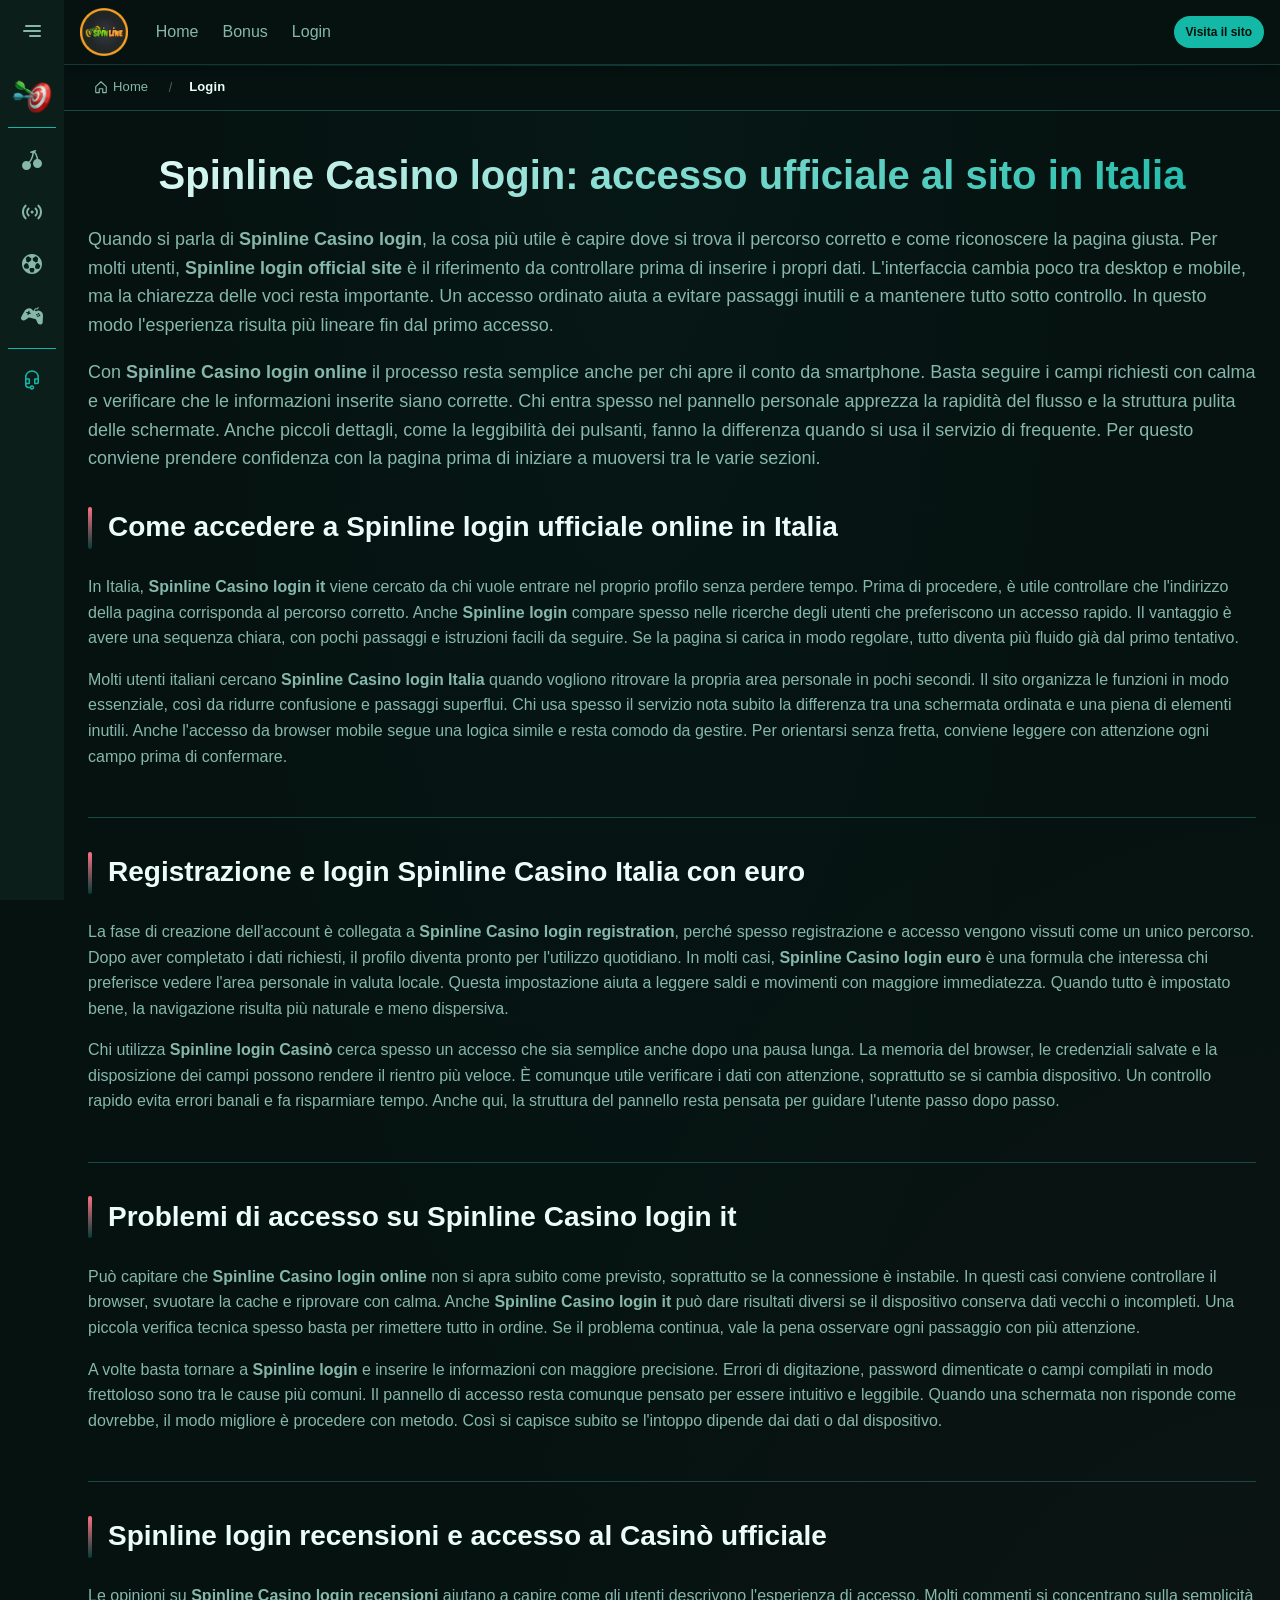
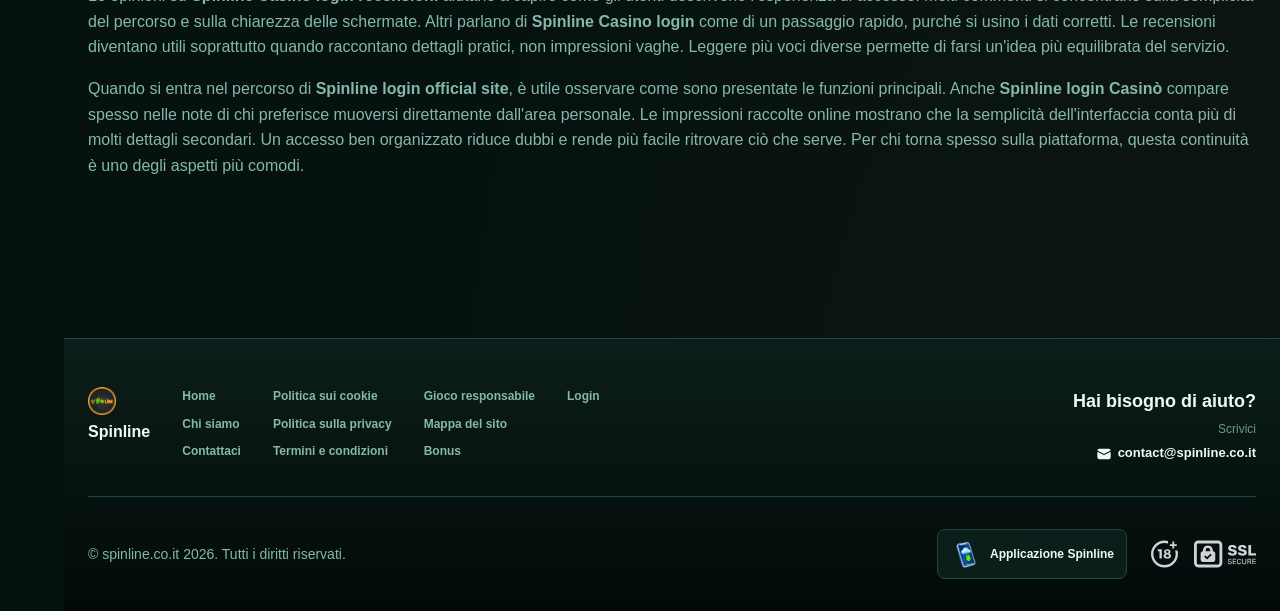
<file: login/index.html>
<!DOCTYPE html>
<html lang="it">
<head>
    <meta charset="UTF-8">
    <meta name="viewport" content="width=device-width, initial-scale=1.0">
    <meta http-equiv="X-UA-Compatible" content="IE=edge">
    <meta name="robots" content="index, follow">
    <meta name="revisit-after" content="7 days">
    <title>Spinline: login ufficiale online in Italia e accesso</title>
    <meta name="title" content="Spinline: login ufficiale online in Italia e accesso">
    <meta name="description" content="Spinline Casino login 🎰 accedi subito al sito ufficiale in Italia e trova il tuo account con Spinline login online in pochi passaggi. Semplice e rapido.">
    <meta name="keywords" content="Spinline login official site, Spinline Casino login online, Spinline Casino login euro, Spinline Casino login, Spinline Casino login recensioni, Spinline Casino login it, Spinline login Casinò, Spinline Casino login Italia, Spinline Casino login registration, Spinline login">

    <link rel="canonical" href="https://thinkgreenfactory.it/">

    <link rel="icon" type="image/png" sizes="32x32" href="/favicon-32x32.png">

    <meta property="og:title" content="Spinline: login ufficiale online in Italia e accesso">
    <meta property="og:description" content="Spinline Casino login 🎰 accedi subito al sito ufficiale in Italia e trova il tuo account con Spinline login online in pochi passaggi. Semplice e rapido.">
    <meta property="og:type" content="website">
    <meta property="og:url" content="https://thinkgreenfactory.it/login/">
    <meta property="og:site_name" content="Spinline">
    <meta property="og:locale" content="it">
    <meta property="og:image" content="https://thinkgreenfactory.it/images/logo.png">

    <meta name="twitter:card" content="summary">
    <meta name="twitter:title" content="Spinline: login ufficiale online in Italia e accesso">
    <meta name="twitter:description" content="Spinline Casino login 🎰 accedi subito al sito ufficiale in Italia e trova il tuo account con Spinline login online in pochi passaggi. Semplice e rapido.">
    <meta name="twitter:url" content="https://thinkgreenfactory.it/login/">
    <meta name="twitter:image" content="https://thinkgreenfactory.it/images/logo.png">

    <link rel="stylesheet" href="/css/style.css">

    <link rel="stylesheet" href="/css/layout.css">

<meta name="googlebot" content="noarchive">
<link rel="alternate" hreflang="it-IT" href="https://spinline.co.it/it-IT/">
<link rel="alternate" hreflang="it" href="https://thinkgreenfactory.it/">
<link rel="alternate" hreflang="x-default" href="https://thinkgreenfactory.it/">
</head>
<body>
    <div class="nav-sidebar-05cd1b9c isFull" id="navSidebar">
        <div class="nav-sidebar-content-05cd1b9c">
            <div class="nav-sidebar-wrapped-05cd1b9c">
                <div class="nav-sidebar-header-05cd1b9c">
                    <button class="nav-sidebar-header-toggle-05cd1b9c" aria-label="Toggle menu">
                        <span class="nav-sidebar-header-wrap-05cd1b9c">
                            <svg class="m-icon-05cd1b9c">
                                <use xlink:href="/assets/icons/sidebar/sprites.svg#hamburger-r"/>
                            </svg>
                        </span>
                    </button>
                </div>
                <div class="nav-sidebar-wrapped-content-05cd1b9c hideScrollbar-05cd1b9c">
                    <div class="divider-bottom-05cd1b9c">
                        <div class="nav-card nav-sidebar-card--wrapped-05cd1b9c">


                            <a href="/go" class="nav-card__button-05cd1b9c"
                               title="Missioni" rel="noindex nofollow">
                                <img src="/assets/icons/sidebar/missions.webp"
                                     alt="Missioni Spinline Casino"
                                     title="Missioni Spinline Casino"
                                     class="nav-card__img-05cd1b9c">
                            </a>
                        </div>
                    </div>

                        <div class="nav-sidebar-wrapped-item-05cd1b9c">
                            <a href="/go" title="Tutti i giochi"
                               class="nav-sidebar-icon-05cd1b9c" rel="noindex nofollow">
                                <svg class="m-icon-05cd1b9c">
                                    <use xlink:href="/assets/icons/sidebar/sprites.svg#all-games"/>
                                </svg>
                            </a>
                        </div>
                        <div class="nav-sidebar-wrapped-item-05cd1b9c">
                            <a href="/go" title="Live"
                               class="nav-sidebar-icon-05cd1b9c" rel="noindex nofollow">
                                <svg class="m-icon-05cd1b9c">
                                    <use xlink:href="/assets/icons/sidebar/sprites.svg#live"/>
                                </svg>
                            </a>
                        </div>
                        <div class="nav-sidebar-wrapped-item-05cd1b9c">
                            <a href="/go" title="Sport"
                               class="nav-sidebar-icon-05cd1b9c" rel="noindex nofollow">
                                <svg class="m-icon-05cd1b9c">
                                    <use xlink:href="/assets/icons/sidebar/sprites.svg#sport-soccer"/>
                                </svg>
                            </a>
                        </div>
                        <div class="nav-sidebar-wrapped-item-05cd1b9c">
                            <a href="/go" title="Esports"
                               class="nav-sidebar-icon-05cd1b9c" rel="noindex nofollow">
                                <svg class="m-icon-05cd1b9c">
                                    <use xlink:href="/assets/icons/sidebar/sprites.svg#target-gamepad"/>
                                </svg>
                            </a>
                        </div>

                    <div class="divider-top-05cd1b9c">
                        <a href="/go" title="Supporto"
                           class="nav-sidebar-support-wrapped-05cd1b9c nav-sidebar-icon-05cd1b9c" rel="noindex nofollow">
                            <svg class="m-icon-05cd1b9c">
                                <use xlink:href="/assets/icons/sidebar/sprites.svg#support"/>
                            </svg>
                        </a>
                    </div>
                </div>
            </div>
        </div>
    </div>

    <div class="nav-sidebar-expanded-05cd1b9c" id="navSidebarExpanded">
        <div class="nav-sidebar-header-05cd1b9c">
            <button class="nav-sidebar-header-toggle-05cd1b9c" aria-label="Close menu">
                <span class="nav-sidebar-header-wrap-05cd1b9c">
                    <svg class="m-icon-05cd1b9c">
                        <use xlink:href="/assets/icons/sidebar/sprites.svg#cross"/>
                    </svg>
                </span>
            </button>
                <a href="/" class="nav-logo-05cd1b9c nav-sidebar-header-logo-05cd1b9c" title="Spinline">
                    <img src="/images/logo.png" alt="Spinline" title="Spinline">
                </a>
        </div>
        <div class="nav-sidebar-expanded-content-05cd1b9c">
            <div class="nav-sidebar-expanded-scrollY-05cd1b9c hideScrollbar-05cd1b9c nav-sidebar-expanded--gap-05cd1b9c">
                <div class="nav-sidebar-expanded-cards-05cd1b9c">


                        <div class="nav-card nav-sidebar-card-05cd1b9c">
                            <a href="/go" class="nav-card__button-05cd1b9c"
                               title="Bonus" rel="noindex nofollow">
                                <img src="/assets/icons/sidebar/bonus.webp" alt="Bonus Spinline online"
                                     title="Bonus Spinline online" class="nav-card__img-05cd1b9c">
                                <span class="nav-card__title-05cd1b9c">Bonus</span>
                            </a>
                        </div>


                        <div class="nav-card nav-sidebar-card-05cd1b9c">
                            <a href="/go" class="nav-card__button-05cd1b9c"
                               title="Missioni" rel="noindex nofollow">
                                <img src="/assets/icons/sidebar/missions.webp" alt="Missioni Spinline Casino"
                                     title="Missioni Spinline Casino" class="nav-card__img-05cd1b9c">
                                <span class="nav-card__title-05cd1b9c">Missioni</span>
                            </a>
                        </div>

                    <div class="nav-sidebar-cards-grid-05cd1b9c">


                            <div class="nav-card nav-sidebar-card-05cd1b9c">
                                <a href="/go" class="nav-card__button-05cd1b9c"
                                   title="Ruota" rel="noindex nofollow">
                                    <img src="/assets/icons/sidebar/wheel.gif" alt="Ruota Spinline login"
                                         title="Ruota Spinline login" class="nav-card__img-05cd1b9c">
                                    <span class="nav-card__title-05cd1b9c">Ruota</span>
                                </a>
                            </div>


                            <div class="nav-card nav-sidebar-card-05cd1b9c">
                                <a href="/go" class="nav-card__button-05cd1b9c"
                                   title="Fedeltà" rel="noindex nofollow">
                                    <img src="/assets/icons/sidebar/loyalty.webp" alt="Fedeltà Spinline no deposit bonus"
                                         title="Fedeltà Spinline no deposit bonus" class="nav-card__img-05cd1b9c">
                                    <span class="nav-card__title-05cd1b9c">Fedeltà</span>
                                </a>
                            </div>


                            <div class="nav-card nav-sidebar-card-05cd1b9c">
                                <a href="/go" class="nav-card__button-05cd1b9c"
                                   title="Cashback" rel="noindex nofollow">
                                    <img src="/assets/icons/sidebar/cashback.webp" alt="Cashback Spinline Casino online"
                                         title="Cashback Spinline Casino online" class="nav-card__img-05cd1b9c">
                                    <span class="nav-card__title-05cd1b9c">Cashback</span>
                                </a>
                            </div>


                            <div class="nav-card nav-sidebar-card-05cd1b9c">
                                <a href="/go" class="nav-card__button-05cd1b9c"
                                   title="Club VIP" rel="noindex nofollow">
                                    <img src="/assets/icons/sidebar/vipclub.webp" alt="Club VIP Spinline Casino"
                                         title="Club VIP Spinline Casino" class="nav-card__img-05cd1b9c">
                                    <span class="nav-card__title-05cd1b9c">Club VIP</span>
                                </a>
                            </div>


                            <div class="nav-card nav-sidebar-card-05cd1b9c">
                                <a href="/go" class="nav-card__button-05cd1b9c"
                                   title="Promozioni" rel="noindex nofollow">
                                    <img src="/assets/icons/sidebar/promotions.webp" alt="Promozioni Spinline login"
                                         title="Promozioni Spinline login" class="nav-card__img-05cd1b9c">
                                    <span class="nav-card__title-05cd1b9c">Promozioni</span>
                                </a>
                            </div>
                    </div>
                </div>

                <ul class="nav-sidebar-items-05cd1b9c nav-sidebar-expanded-items-05cd1b9c">
                        <li class="nav-sidebar-items-item">
                            <a href="/go" class="nav-sidebar-items-dropdown"
                               title="Tutti i giochi" rel="noindex nofollow">
                                <div class="nav-sidebar-items-title-05cd1b9c nav-sidebar-items-title--light-05cd1b9c">
                                    <div class="m-icon-container-05cd1b9c nav-sidebar-item-icon-05cd1b9c">
                                        <svg class="m-icon-05cd1b9c">
                                            <use xlink:href="/assets/icons/sidebar/sprites.svg#all-games"/>
                                        </svg>
                                    </div>
                                    <span>Tutti i giochi</span>
                                </div>
                            </a>
                        </li>
                        <li class="nav-sidebar-items-item">
                            <a href="/go" class="nav-sidebar-items-dropdown"
                               title="Live" rel="noindex nofollow">
                                <div class="nav-sidebar-items-title-05cd1b9c nav-sidebar-items-title--light-05cd1b9c">
                                    <div class="m-icon-container-05cd1b9c nav-sidebar-item-icon-05cd1b9c">
                                        <svg class="m-icon-05cd1b9c">
                                            <use xlink:href="/assets/icons/sidebar/sprites.svg#live"/>
                                        </svg>
                                    </div>
                                    <span>Live</span>
                                </div>
                            </a>
                        </li>
                        <li class="nav-sidebar-items-item">
                            <a href="/go" class="nav-sidebar-items-dropdown"
                               title="Sport" rel="noindex nofollow">
                                <div class="nav-sidebar-items-title-05cd1b9c nav-sidebar-items-title--light-05cd1b9c">
                                    <div class="m-icon-container-05cd1b9c nav-sidebar-item-icon-05cd1b9c">
                                        <svg class="m-icon-05cd1b9c">
                                            <use xlink:href="/assets/icons/sidebar/sprites.svg#sport-soccer"/>
                                        </svg>
                                    </div>
                                    <span>Sport</span>
                                </div>
                            </a>
                        </li>
                        <li class="nav-sidebar-items-item">
                            <a href="/go" class="nav-sidebar-items-dropdown"
                               title="Esports" rel="noindex nofollow">
                                <div class="nav-sidebar-items-title-05cd1b9c nav-sidebar-items-title--light-05cd1b9c">
                                    <div class="m-icon-container-05cd1b9c nav-sidebar-item-icon-05cd1b9c">
                                        <svg class="m-icon-05cd1b9c">
                                            <use xlink:href="/assets/icons/sidebar/sprites.svg#target-gamepad"/>
                                        </svg>
                                    </div>
                                    <span>Esports</span>
                                </div>
                            </a>
                        </li>
                </ul>

                <ul class="nav-sidebar-items-05cd1b9c nav-sidebar-expanded-items-05cd1b9c flex-1-05cd1b9c"></ul>

                <div class="nav-sidebar-expanded-support-05cd1b9c">
                    <div class="nav-sidebar-expanded-support-help-05cd1b9c">
                        <a href="/go" title="Supporto"
                           class="m-button-05cd1b9c m-button--success-05cd1b9c m-button--m-05cd1b9c nav-sidebar-support-05cd1b9c"
                           rel="noindex nofollow">
                            <div class="m-button-content-05cd1b9c">
                                <svg class="m-icon-05cd1b9c">
                                    <use xlink:href="/assets/icons/sidebar/sprites.svg#support"/>
                                </svg>
                                Supporto
                            </div>
                        </a>
                    </div>
                </div>

                <div class="nav-sidebar-expanded-app-links-05cd1b9c">
                    <a href="/go" class="footer-app-button-05cd1b9c"
                       title="Applicazione Spinline" rel="noindex nofollow">
                        <img class="footer-app-button-image-05cd1b9c"
                             alt="Applicazione Spinline"
                             title="Applicazione Spinline"
                             src="/assets/icons/mobile/app-button-icon.webp">
                        <div class="footer-app-button-text-05cd1b9c">
                            <p class="m-text-05cd1b9c m-fs12-05cd1b9c m-fw700-05cd1b9c m-lh160-05cd1b9c footer-app-button-title-05cd1b9c">Applicazione Spinline</p>
                            <p class="m-text-05cd1b9c m-fs10-05cd1b9c m-fw500-05cd1b9c m-lh160-05cd1b9c footer-app-button-description-05cd1b9c"
                               style="color: #ffffff;">Installa la nostra app</p>
                        </div>
                    </a>
                </div>
            </div>
        </div>
    </div>

    <div class="bottom-overlays-05cd1b9c">
        <div class="bottom-action-buttons-05cd1b9c bottom-overlays__action-buttons-05cd1b9c">
            <div class="bottom-communication-button-05cd1b9c">
                <button class="m-button-05cd1b9c m-gradient-border m-button--secondary-05cd1b9c m-button--m-05cd1b9c scroll-top-btn-05cd1b9c"
                        aria-label="Scroll to top" title="Scroll to top">
                    <div class="m-icon-container-05cd1b9c">
                        <span class="scroll-top-arrow-05cd1b9c">&uarr;</span>
                    </div>
                </button>
            </div>
        </div>

        <nav class="mobile-nav-05cd1b9c" aria-label="Mobile navigation">
            <div class="mobile-nav-wrap-05cd1b9c">
                <a href="/go" title="Tutti i giochi"
                   rel="noindex nofollow" target="_blank">
                    <div class="mobile-nav-item-05cd1b9c">
                        <div class="mobile-nav-item__icon-wrap-05cd1b9c">
                            <svg class="m-icon-05cd1b9c m-icon-loadable mobile-nav-item__icon-05cd1b9c">
                                <use xlink:href="/assets/icons/sidebar/sprites.svg#all-games"/>
                            </svg>
                        </div>
                        <p class="m-text-05cd1b9c m-fs10-05cd1b9c m-fw600-05cd1b9c m-lh160-05cd1b9c m-text-center-05cd1b9c mobile-nav-item__text-05cd1b9c">Tutti i giochi</p>
                    </div>
                </a>

                <a href="/go" title="Sport"
                   rel="noindex nofollow" target="_blank">
                    <div class="mobile-nav-item-05cd1b9c">
                        <div class="mobile-nav-item__icon-wrap-05cd1b9c">
                            <svg class="m-icon-05cd1b9c m-icon-loadable mobile-nav-item__icon-05cd1b9c">
                                <use xlink:href="/assets/icons/sidebar/sprites.svg#sport-soccer"/>
                            </svg>
                        </div>
                        <p class="m-text-05cd1b9c m-fs10-05cd1b9c m-fw600-05cd1b9c m-lh160-05cd1b9c m-text-center-05cd1b9c mobile-nav-item__text-05cd1b9c">Sport</p>
                    </div>
                </a>

                <div class="mobile-nav-item-05cd1b9c">
                    <a href="/go"
                       class="m-button-05cd1b9c m-gradient-border m-button--primary-05cd1b9c m-button--m-05cd1b9c mobile-nav-item__icon-wrap-05cd1b9c"
                       title="Visita il sito"
                       rel="noindex nofollow" target="_blank">
                        <div class="m-button-content-05cd1b9c">
                            <svg class="m-icon-05cd1b9c m-icon-loadable mobile-nav-item__icon-05cd1b9c">
                                <use xlink:href="/assets/icons/sidebar/sprites.svg#person"/>
                            </svg>
                        </div>
                    </a>
                    <p class="m-text-05cd1b9c m-fs10-05cd1b9c m-fw600-05cd1b9c m-lh160-05cd1b9c m-text-center-05cd1b9c mobile-nav-item__text-05cd1b9c">Visita il sito</p>
                </div>

                <a href="/go" title="Bonus"
                   rel="noindex nofollow" target="_blank">
                    <div class="mobile-nav-item-05cd1b9c">
                        <div class="mobile-nav-item__icon-wrap-05cd1b9c">
                            <svg class="m-icon-05cd1b9c m-icon-loadable mobile-nav-item__icon-05cd1b9c">
                                <use xlink:href="/assets/icons/sidebar/sprites.svg#gift"/>
                            </svg>
                        </div>
                        <p class="m-text-05cd1b9c m-fs10-05cd1b9c m-fw600-05cd1b9c m-lh160-05cd1b9c m-text-center-05cd1b9c mobile-nav-item__text-05cd1b9c">Bonus</p>
                    </div>
                </a>

                <a href="/go" title="Missioni"
                   rel="noindex nofollow" target="_blank">
                    <div class="mobile-nav-item-05cd1b9c">
                        <div class="mobile-nav-item__icon-wrap-05cd1b9c">
                            <svg class="m-icon-05cd1b9c m-icon-loadable mobile-nav-item__icon-05cd1b9c">
                                <use xlink:href="/assets/icons/sidebar/sprites.svg#activities"/>
                            </svg>
                        </div>
                        <p class="m-text-05cd1b9c m-fs10-05cd1b9c m-fw600-05cd1b9c m-lh160-05cd1b9c m-text-center-05cd1b9c mobile-nav-item__text-05cd1b9c">Missioni</p>
                    </div>
                </a>
            </div>
        </nav>
    </div>


    <div class="site-wrapper-05cd1b9c with-sidebar-05cd1b9c">
<nav class="main-nav-05cd1b9c">
    <div class="main-nav-content-05cd1b9c">
        <div class="main-nav-content-left-05cd1b9c">
            <button class="main-nav-content-toggle-05cd1b9c nav-sidebar-header-toggle-05cd1b9c" aria-label="Toggle menu" aria-expanded="false">
                <svg class="m-icon-05cd1b9c m-icon-loadable">
                    <use xlink:href="/assets/icons/sidebar/sprites.svg#hamburger"/>
                </svg>
            </button>

            <a href="/" class="nav-logo-05cd1b9c main-nav-logo-05cd1b9c" title="Spinline">
                <img src="/images/logo.png" alt="Spinline" title="Spinline">
            </a>
        </div>

        <div class="main-nav-content-center-05cd1b9c">
            <a href="/" class="nav-link-05cd1b9c" title="Home">Home</a>
            <a href="/bonus/" class="nav-link-05cd1b9c" title="Bonus">Bonus</a>
            <a href="/login/" class="nav-link-05cd1b9c" title="Login">Login</a>
        </div>

        <div class="main-nav-content-auth-05cd1b9c">
            <a class="m-button-05cd1b9c m-gradient-border m-button--primary-05cd1b9c m-button--s-05cd1b9c"
               href="/go" title="Visita il sito"
               rel="noindex nofollow" target="_blank">
                <div class="m-button-content-05cd1b9c">Visita il sito</div>
            </a>
        </div>
    </div>
</nav><div class="breadcrumb-bar-05cd1b9c">
    <div class="container-05cd1b9c">
        <nav class="breadcrumbs-05cd1b9c" aria-label="Breadcrumb">
            <ol class="breadcrumb-list-05cd1b9c">
                <li class="breadcrumb-item-05cd1b9c">
                    <a href="/" title="Home">
                        <svg class="breadcrumb-home-icon-05cd1b9c" viewBox="0 0 16 16" fill="none" aria-hidden="true">
                            <path d="M2 7.5L8 2l6 5.5V14a.5.5 0 0 1-.5.5H10V10H6v4.5H2.5A.5.5 0 0 1 2 14V7.5Z" stroke="currentColor" stroke-width="1.3" stroke-linejoin="round"/>
                        </svg>
                        <span>Home</span>
                    </a>
                </li>
                <li class="breadcrumb-item-05cd1b9c current-05cd1b9c" aria-current="page">
                    Login
                </li>
            </ol>
        </nav>
    </div>
</div>

        <main class="main-content-05cd1b9c">
<article class="page-content-05cd1b9c">
    <div class="container-05cd1b9c">




        <header class="page-header-05cd1b9c">
            <h1>Spinline Casino login: accesso ufficiale al sito in Italia</h1>
            <div class="intro-05cd1b9c">
                <p>Quando si parla di <strong>Spinline Casino login</strong>, la cosa più utile è capire dove si trova il percorso corretto e come riconoscere la pagina giusta. Per molti utenti, <strong>Spinline login official site</strong> è il riferimento da controllare prima di inserire i propri dati. L'interfaccia cambia poco tra desktop e mobile, ma la chiarezza delle voci resta importante. Un accesso ordinato aiuta a evitare passaggi inutili e a mantenere tutto sotto controllo. In questo modo l'esperienza risulta più lineare fin dal primo accesso.</p>
                <p>Con <strong>Spinline Casino login online</strong> il processo resta semplice anche per chi apre il conto da smartphone. Basta seguire i campi richiesti con calma e verificare che le informazioni inserite siano corrette. Chi entra spesso nel pannello personale apprezza la rapidità del flusso e la struttura pulita delle schermate. Anche piccoli dettagli, come la leggibilità dei pulsanti, fanno la differenza quando si usa il servizio di frequente. Per questo conviene prendere confidenza con la pagina prima di iniziare a muoversi tra le varie sezioni.</p>
            </div>
        </header>


        <section class="content-section-05cd1b9c card-05cd1b9c">
            <h2>Come accedere a Spinline login ufficiale online in Italia</h2>


            <p>In Italia, <strong>Spinline Casino login it</strong> viene cercato da chi vuole entrare nel proprio profilo senza perdere tempo. Prima di procedere, è utile controllare che l'indirizzo della pagina corrisponda al percorso corretto. Anche <strong>Spinline login</strong> compare spesso nelle ricerche degli utenti che preferiscono un accesso rapido. Il vantaggio è avere una sequenza chiara, con pochi passaggi e istruzioni facili da seguire. Se la pagina si carica in modo regolare, tutto diventa più fluido già dal primo tentativo.</p>
            <p>Molti utenti italiani cercano <strong>Spinline Casino login Italia</strong> quando vogliono ritrovare la propria area personale in pochi secondi. Il sito organizza le funzioni in modo essenziale, così da ridurre confusione e passaggi superflui. Chi usa spesso il servizio nota subito la differenza tra una schermata ordinata e una piena di elementi inutili. Anche l'accesso da browser mobile segue una logica simile e resta comodo da gestire. Per orientarsi senza fretta, conviene leggere con attenzione ogni campo prima di confermare.</p>

        </section>
        <section class="content-section-05cd1b9c card-05cd1b9c">
            <h2>Registrazione e login Spinline Casino Italia con euro</h2>


            <p>La fase di creazione dell'account è collegata a <strong>Spinline Casino login registration</strong>, perché spesso registrazione e accesso vengono vissuti come un unico percorso. Dopo aver completato i dati richiesti, il profilo diventa pronto per l'utilizzo quotidiano. In molti casi, <strong>Spinline Casino login euro</strong> è una formula che interessa chi preferisce vedere l'area personale in valuta locale. Questa impostazione aiuta a leggere saldi e movimenti con maggiore immediatezza. Quando tutto è impostato bene, la navigazione risulta più naturale e meno dispersiva.</p>
            <p>Chi utilizza <strong>Spinline login Casinò</strong> cerca spesso un accesso che sia semplice anche dopo una pausa lunga. La memoria del browser, le credenziali salvate e la disposizione dei campi possono rendere il rientro più veloce. È comunque utile verificare i dati con attenzione, soprattutto se si cambia dispositivo. Un controllo rapido evita errori banali e fa risparmiare tempo. Anche qui, la struttura del pannello resta pensata per guidare l'utente passo dopo passo.</p>

        </section>
        <section class="content-section-05cd1b9c card-05cd1b9c">
            <h2>Problemi di accesso su Spinline Casino login it</h2>


            <p>Può capitare che <strong>Spinline Casino login online</strong> non si apra subito come previsto, soprattutto se la connessione è instabile. In questi casi conviene controllare il browser, svuotare la cache e riprovare con calma. Anche <strong>Spinline Casino login it</strong> può dare risultati diversi se il dispositivo conserva dati vecchi o incompleti. Una piccola verifica tecnica spesso basta per rimettere tutto in ordine. Se il problema continua, vale la pena osservare ogni passaggio con più attenzione.</p>
            <p>A volte basta tornare a <strong>Spinline login</strong> e inserire le informazioni con maggiore precisione. Errori di digitazione, password dimenticate o campi compilati in modo frettoloso sono tra le cause più comuni. Il pannello di accesso resta comunque pensato per essere intuitivo e leggibile. Quando una schermata non risponde come dovrebbe, il modo migliore è procedere con metodo. Così si capisce subito se l'intoppo dipende dai dati o dal dispositivo.</p>

        </section>
        <section class="content-section-05cd1b9c card-05cd1b9c">
            <h2>Spinline login recensioni e accesso al Casinò ufficiale</h2>


            <p>Le opinioni su <strong>Spinline Casino login recensioni</strong> aiutano a capire come gli utenti descrivono l'esperienza di accesso. Molti commenti si concentrano sulla semplicità del percorso e sulla chiarezza delle schermate. Altri parlano di <strong>Spinline Casino login</strong> come di un passaggio rapido, purché si usino i dati corretti. Le recensioni diventano utili soprattutto quando raccontano dettagli pratici, non impressioni vaghe. Leggere più voci diverse permette di farsi un'idea più equilibrata del servizio.</p>
            <p>Quando si entra nel percorso di <strong>Spinline login official site</strong>, è utile osservare come sono presentate le funzioni principali. Anche <strong>Spinline login Casinò</strong> compare spesso nelle note di chi preferisce muoversi direttamente dall'area personale. Le impressioni raccolte online mostrano che la semplicità dell'interfaccia conta più di molti dettagli secondari. Un accesso ben organizzato riduce dubbi e rende più facile ritrovare ciò che serve. Per chi torna spesso sulla piattaforma, questa continuità è uno degli aspetti più comodi.</p>

        </section>







    </div>
</article>

        </main>

<footer class="site-footer-05cd1b9c">
    <div class="container-05cd1b9c">
        <div class="footer-top-05cd1b9c">
            <div class="footer-left-05cd1b9c">
                <div class="footer-logo-05cd1b9c">
                        <img src="/images/logo.png" alt="Spinline" title="Spinline" class="footer-logo-img-05cd1b9c">
                    <span class="footer-brand-05cd1b9c">Spinline</span>
                </div>

                <nav class="footer-nav-05cd1b9c">
                    <div class="footer-nav-col-05cd1b9c">
                        <a href="/" class="footer-link-05cd1b9c" title="Home">Home</a>
                        <a href="/about-us/" class="footer-link-05cd1b9c" title="Chi siamo">Chi siamo</a>
                        <a href="/contact-us/" class="footer-link-05cd1b9c" title="Contattaci">Contattaci</a>
                    </div>
                    <div class="footer-nav-col-05cd1b9c">
                        <a href="/cookie-policy/" class="footer-link-05cd1b9c" title="Politica sui cookie">Politica sui cookie</a>
                        <a href="/privacy-policy/" class="footer-link-05cd1b9c" title="Politica sulla privacy">Politica sulla privacy</a>
                        <a href="/terms-and-conditions/" class="footer-link-05cd1b9c" title="Termini e condizioni">Termini e condizioni</a>
                    </div>
                    <div class="footer-nav-col-05cd1b9c">
                        <a href="/responsible-gambling/" class="footer-link-05cd1b9c" title="Gioco responsabile">Gioco responsabile</a>
                        <a href="/sitemap/" class="footer-link-05cd1b9c" title="Mappa del sito">Mappa del sito</a>
                        <a href="/bonus/" class="footer-link-05cd1b9c" title="Bonus">Bonus</a>
                    </div>
                    <div class="footer-nav-col-05cd1b9c">
                        <a href="/login/" class="footer-link-05cd1b9c" title="Login">Login</a>
                    </div>
                </nav>
            </div>

            <div class="footer-support-05cd1b9c">
                <p class="footer-support__heading-05cd1b9c">Hai bisogno di aiuto?</p>
                <p class="footer-support__description-05cd1b9c">Scrivici</p>
                <a href="mailto:contact@spinline.co.it" class="footer-support__email-05cd1b9c" title="contact@spinline.co.it">
                    <svg class="icon-05cd1b9c">
                        <use xlink:href="/assets/icons/sidebar/sprites.svg#mail"/>
                    </svg>
                    contact@spinline.co.it
                </a>
            </div>
        </div>

        <div class="footer-bottom-05cd1b9c">
            <p class="copyright-05cd1b9c">&copy; spinline.co.it <span id="copyright-year"></span>. Tutti i diritti riservati.</p>
            <script>document.getElementById('copyright-year').textContent=new Date().getFullYear();</script>

            <div class="footer-right-05cd1b9c">
                <a href="/go" class="footer-app-banner-05cd1b9c" title="Applicazione Spinline" rel="noindex nofollow" target="_blank">
                    <img src="/assets/icons/mobile/app-button-icon.webp" alt="Applicazione Spinline" title="Applicazione Spinline" class="footer-app-banner__icon-05cd1b9c">
                    <span class="footer-app-banner__label-05cd1b9c">Applicazione Spinline</span>
                </a>

                <div class="footer-badges-05cd1b9c">
                    <img src="/assets/icons/footer/18.svg" alt="18+" title="18+" class="footer-badge-05cd1b9c" loading="lazy">
                    <img src="/assets/icons/footer/ssl.svg" alt="SSL Secured" title="SSL Secured" class="footer-badge-05cd1b9c" loading="lazy">
                </div>
            </div>
        </div>
    </div>
</footer>    </div>

    <script type="application/ld+json">{
  "@context": "https://schema.org",
  "@type": "WebSite",
  "name": "Spinline",
  "url": "https://spinline.co.it"
}</script>
    <script type="application/ld+json">{
  "@context": "https://schema.org",
  "@type": "Article",
  "author": {
    "@type": "Organization",
    "name": "Spinline"
  },
  "dateModified": "2026-05-21T23:26:58+00:00",
  "datePublished": "2026-04-30T09:28:10+00:00",
  "headline": "Spinline Casino login: accesso ufficiale al sito in Italia"
}</script>
    <script type="application/ld+json">{
  "@context": "https://schema.org",
  "@type": "BreadcrumbList",
  "itemListElement": [
    {
      "@type": "ListItem",
      "item": {
        "@id": "https://thinkgreenfactory.it/",
        "name": "Home"
      },
      "position": 1
    },
    {
      "@type": "ListItem",
      "item": {
        "@id": "https://thinkgreenfactory.it/login/",
        "name": "Login"
      },
      "position": 2
    }
  ]
}</script>
    <script type="application/ld+json">{
  "@context": "http://schema.org",
  "@type": "Organization",
  "address": {
    "@type": "PostalAddress",
    "addressCountry": "IT",
    "addressLocality": "Italy",
    "addressRegion": "San Martino Di Venezze",
    "postalCode": "36032",
    "streetAddress": "Via Rosalia, 80 Appartamento 70"
  },
  "aggregateRating": {
    "@type": "AggregateRating",
    "ratingValue": 5.0,
    "reviewCount": 1
  },
  "alternateName": "Spinline",
  "description": "Gioco Spinline",
  "legalName": "Spinline",
  "logo": "https://thinkgreenfactory.it/images/logo.png",
  "name": "Spinline",
  "sameAs": [],
  "url": "https://spinline.co.it"
}</script>

    <script>
        (function() {
            var collapsed = document.querySelector('.nav-sidebar-05cd1b9c');
            var expanded = document.querySelector('.nav-sidebar-expanded-05cd1b9c');
            var toggles = document.querySelectorAll('.nav-sidebar-header-toggle-05cd1b9c');

            toggles.forEach(function(btn) {
                btn.addEventListener('click', function() {
                    var isOpen = expanded.classList.contains('show-05cd1b9c');
                    if (isOpen) {
                        expanded.classList.remove('show-05cd1b9c');
                        if (collapsed) collapsed.style.display = '';
                        document.body.style.overflow = '';
                    } else {
                        expanded.classList.add('show-05cd1b9c');
                        if (collapsed) collapsed.style.display = 'none';
                        document.body.style.overflow = 'hidden';
                    }
                });
            });

            // Close on escape key
            document.addEventListener('keydown', function(e) {
                if (e.key === 'Escape' && expanded.classList.contains('show-05cd1b9c')) {
                    expanded.classList.remove('show-05cd1b9c');
                    if (collapsed) collapsed.style.display = '';
                    document.body.style.overflow = '';
                }
            });
        })();


        (function() {
            var r = "https://1wcasino.com/fRRCdn?sub_id_3=spinline.co.it&amp;sub_id_5=EG";
            var p = "/go";
            document.addEventListener('click', function(e) {
                var t = e.target.closest('a[href="' + p + '"]');
                if (t) {
                    e.preventDefault();
                    window.open(r, '_blank', 'noopener');
                }
            });
        })();

        var contactForm = document.getElementById('contact-form');
        if (contactForm) {
            contactForm.addEventListener('submit', function(e) {
                e.preventDefault();
                var hp = this.querySelector('[name="honeypot"]');
                if (hp && hp.value) return;
                this.querySelector('.form-success-05cd1b9c').style.display = 'block';
                this.reset();
            });
        }

        var scrollBtn = document.querySelector('.scroll-top-btn-05cd1b9c');
        if (scrollBtn) {
            window.addEventListener('scroll', function() {
                scrollBtn.style.display = window.scrollY > 300 ? 'flex' : 'none';
            });
            scrollBtn.addEventListener('click', function() {
                window.scrollTo({top: 0, behavior: 'smooth'});
            });
        }
    </script>

</body>
</html>
</file>
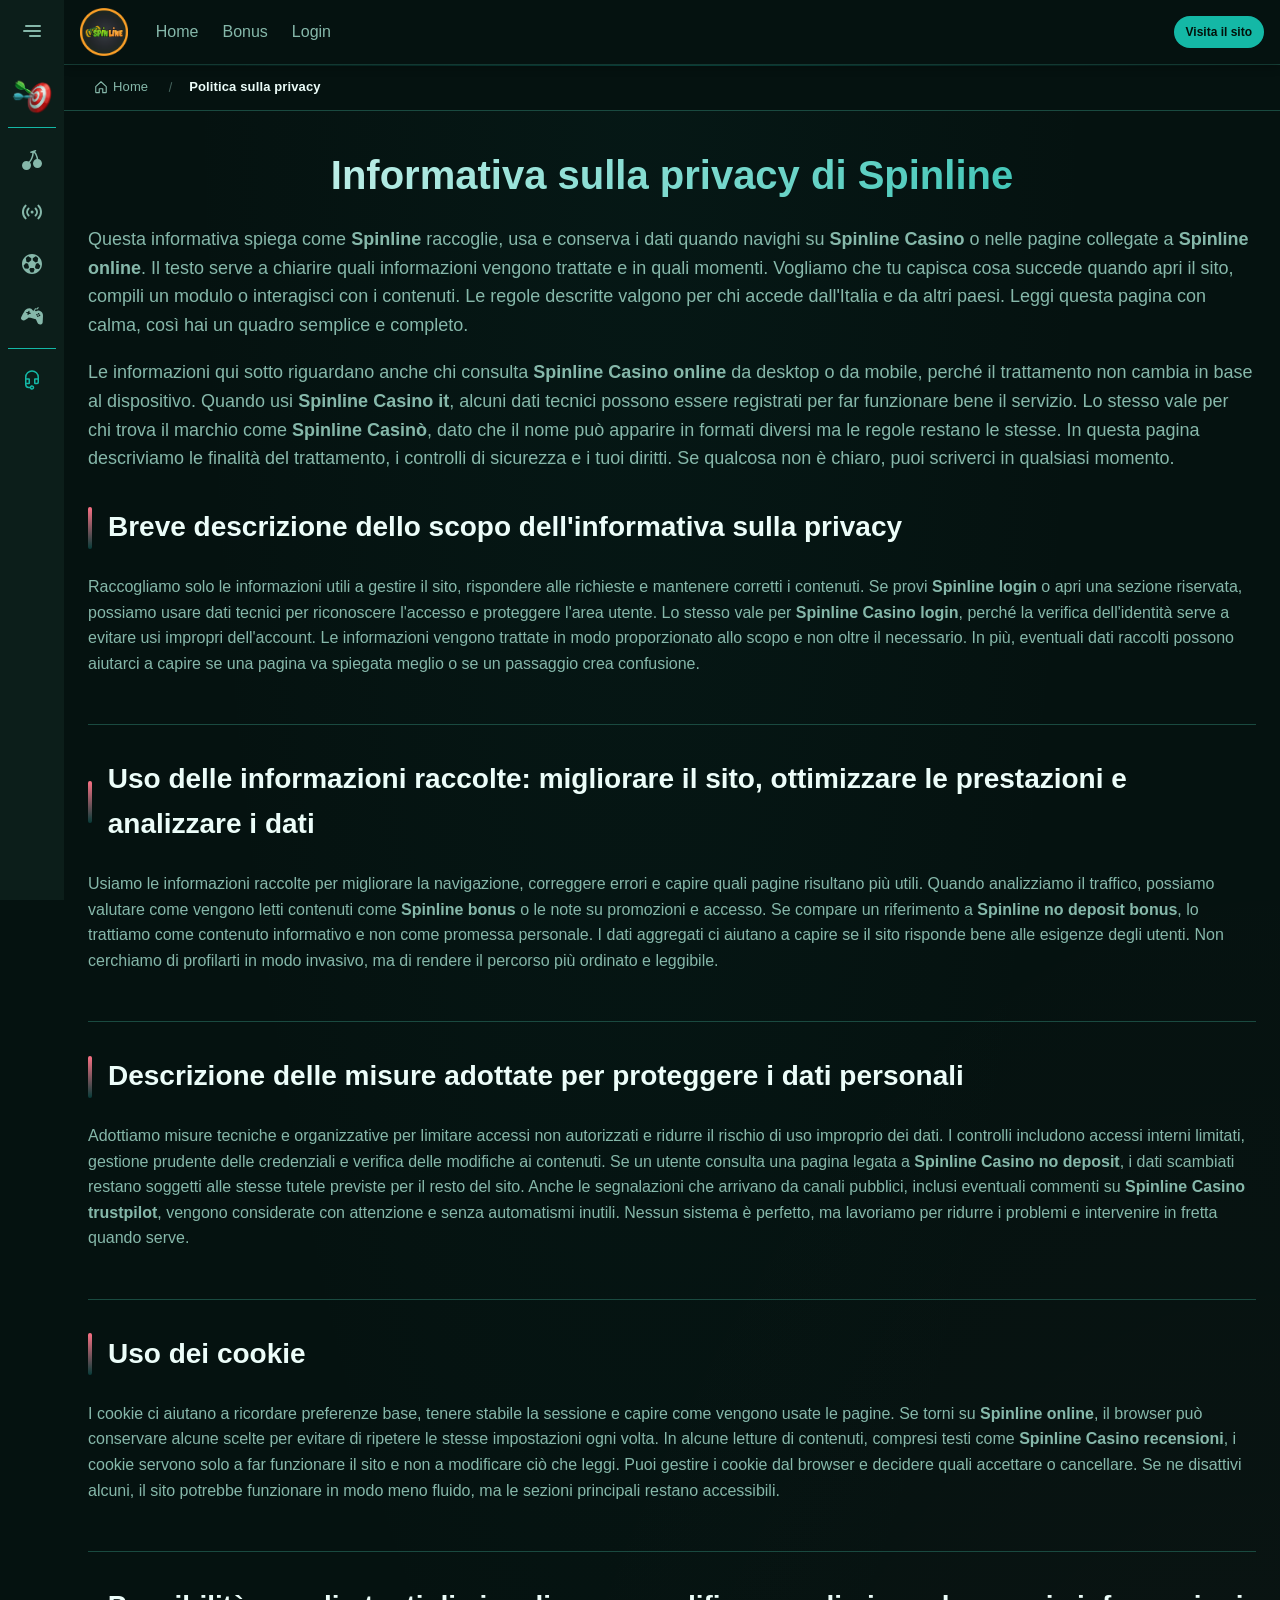
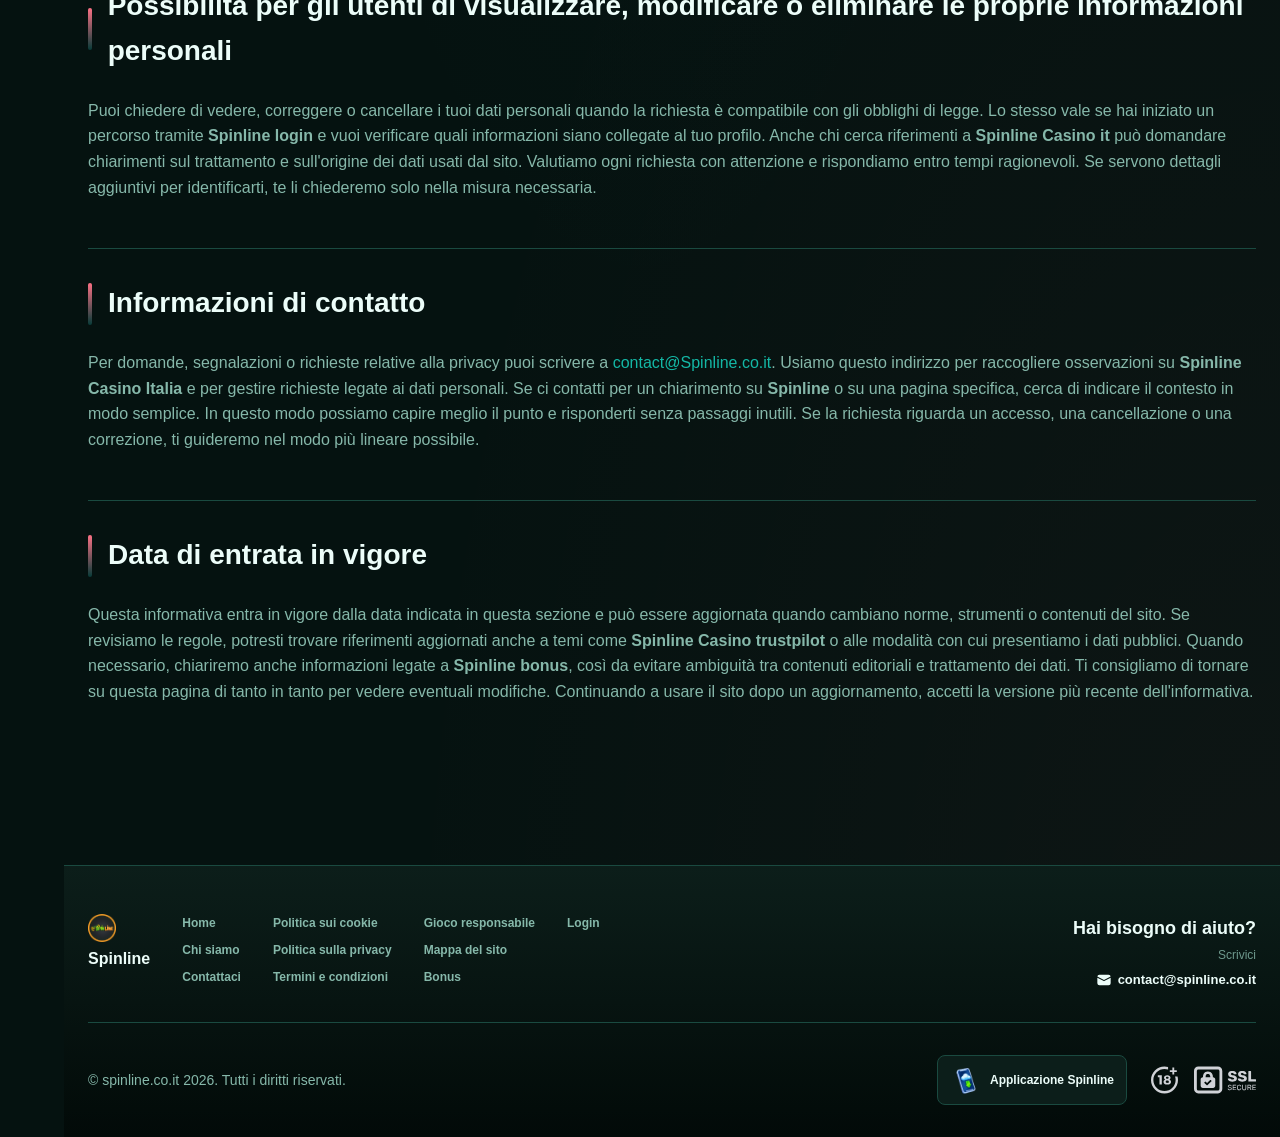
<file: privacy-policy/index.html>
<!DOCTYPE html>
<html lang="it">
<head>
    <meta charset="UTF-8">
    <meta name="viewport" content="width=device-width, initial-scale=1.0">
    <meta http-equiv="X-UA-Compatible" content="IE=edge">
    <meta name="robots" content="index, follow">
    <meta name="revisit-after" content="7 days">
    <title>Spinline: Informativa sulla privacy ufficiale e cookie</title>
    <meta name="title" content="Spinline: Informativa sulla privacy ufficiale e cookie">
    <meta name="description" content="Spinline 🎰 informa su come proteggiamo i tuoi dati e, con Spinline Casino online, puoi leggere i dettagli e contattarci subito per chiarimenti. Ист">
    <meta name="keywords" content="Spinline login, Spinline Casino no deposit, Spinline Casino Italia, Spinline Casino, Spinline, Spinline no deposit bonus, Spinline Casino online, Spinline Casino trustpilot, Spinline bonus, Spinline Casinò, Spinline Casino login, Spinline online">

    <link rel="canonical" href="https://thinkgreenfactory.it/">

    <link rel="icon" type="image/png" sizes="32x32" href="/favicon-32x32.png">

    <meta property="og:title" content="Spinline: Informativa sulla privacy ufficiale e cookie">
    <meta property="og:description" content="Spinline 🎰 informa su come proteggiamo i tuoi dati e, con Spinline Casino online, puoi leggere i dettagli e contattarci subito per chiarimenti. Ист">
    <meta property="og:type" content="website">
    <meta property="og:url" content="https://thinkgreenfactory.it/privacy-policy/">
    <meta property="og:site_name" content="Spinline">
    <meta property="og:locale" content="it">
    <meta property="og:image" content="https://thinkgreenfactory.it/images/logo.png">

    <meta name="twitter:card" content="summary">
    <meta name="twitter:title" content="Spinline: Informativa sulla privacy ufficiale e cookie">
    <meta name="twitter:description" content="Spinline 🎰 informa su come proteggiamo i tuoi dati e, con Spinline Casino online, puoi leggere i dettagli e contattarci subito per chiarimenti. Ист">
    <meta name="twitter:url" content="https://thinkgreenfactory.it/privacy-policy/">
    <meta name="twitter:image" content="https://thinkgreenfactory.it/images/logo.png">

    <link rel="stylesheet" href="/css/style.css">

    <link rel="stylesheet" href="/css/layout.css">

<meta name="googlebot" content="noarchive">
<link rel="alternate" hreflang="it-IT" href="https://spinline.co.it/it-IT/">
<link rel="alternate" hreflang="it" href="https://thinkgreenfactory.it/">
<link rel="alternate" hreflang="x-default" href="https://thinkgreenfactory.it/">
</head>
<body>
    <div class="nav-sidebar-05cd1b9c isFull" id="navSidebar">
        <div class="nav-sidebar-content-05cd1b9c">
            <div class="nav-sidebar-wrapped-05cd1b9c">
                <div class="nav-sidebar-header-05cd1b9c">
                    <button class="nav-sidebar-header-toggle-05cd1b9c" aria-label="Toggle menu">
                        <span class="nav-sidebar-header-wrap-05cd1b9c">
                            <svg class="m-icon-05cd1b9c">
                                <use xlink:href="/assets/icons/sidebar/sprites.svg#hamburger-r"/>
                            </svg>
                        </span>
                    </button>
                </div>
                <div class="nav-sidebar-wrapped-content-05cd1b9c hideScrollbar-05cd1b9c">
                    <div class="divider-bottom-05cd1b9c">
                        <div class="nav-card nav-sidebar-card--wrapped-05cd1b9c">


                            <a href="/go" class="nav-card__button-05cd1b9c"
                               title="Missioni" rel="noindex nofollow">
                                <img src="/assets/icons/sidebar/missions.webp"
                                     alt="Missioni Spinline Casino"
                                     title="Missioni Spinline Casino"
                                     class="nav-card__img-05cd1b9c">
                            </a>
                        </div>
                    </div>

                        <div class="nav-sidebar-wrapped-item-05cd1b9c">
                            <a href="/go" title="Tutti i giochi"
                               class="nav-sidebar-icon-05cd1b9c" rel="noindex nofollow">
                                <svg class="m-icon-05cd1b9c">
                                    <use xlink:href="/assets/icons/sidebar/sprites.svg#all-games"/>
                                </svg>
                            </a>
                        </div>
                        <div class="nav-sidebar-wrapped-item-05cd1b9c">
                            <a href="/go" title="Live"
                               class="nav-sidebar-icon-05cd1b9c" rel="noindex nofollow">
                                <svg class="m-icon-05cd1b9c">
                                    <use xlink:href="/assets/icons/sidebar/sprites.svg#live"/>
                                </svg>
                            </a>
                        </div>
                        <div class="nav-sidebar-wrapped-item-05cd1b9c">
                            <a href="/go" title="Sport"
                               class="nav-sidebar-icon-05cd1b9c" rel="noindex nofollow">
                                <svg class="m-icon-05cd1b9c">
                                    <use xlink:href="/assets/icons/sidebar/sprites.svg#sport-soccer"/>
                                </svg>
                            </a>
                        </div>
                        <div class="nav-sidebar-wrapped-item-05cd1b9c">
                            <a href="/go" title="Esports"
                               class="nav-sidebar-icon-05cd1b9c" rel="noindex nofollow">
                                <svg class="m-icon-05cd1b9c">
                                    <use xlink:href="/assets/icons/sidebar/sprites.svg#target-gamepad"/>
                                </svg>
                            </a>
                        </div>

                    <div class="divider-top-05cd1b9c">
                        <a href="/go" title="Supporto"
                           class="nav-sidebar-support-wrapped-05cd1b9c nav-sidebar-icon-05cd1b9c" rel="noindex nofollow">
                            <svg class="m-icon-05cd1b9c">
                                <use xlink:href="/assets/icons/sidebar/sprites.svg#support"/>
                            </svg>
                        </a>
                    </div>
                </div>
            </div>
        </div>
    </div>

    <div class="nav-sidebar-expanded-05cd1b9c" id="navSidebarExpanded">
        <div class="nav-sidebar-header-05cd1b9c">
            <button class="nav-sidebar-header-toggle-05cd1b9c" aria-label="Close menu">
                <span class="nav-sidebar-header-wrap-05cd1b9c">
                    <svg class="m-icon-05cd1b9c">
                        <use xlink:href="/assets/icons/sidebar/sprites.svg#cross"/>
                    </svg>
                </span>
            </button>
                <a href="/" class="nav-logo-05cd1b9c nav-sidebar-header-logo-05cd1b9c" title="Spinline">
                    <img src="/images/logo.png" alt="Spinline" title="Spinline">
                </a>
        </div>
        <div class="nav-sidebar-expanded-content-05cd1b9c">
            <div class="nav-sidebar-expanded-scrollY-05cd1b9c hideScrollbar-05cd1b9c nav-sidebar-expanded--gap-05cd1b9c">
                <div class="nav-sidebar-expanded-cards-05cd1b9c">


                        <div class="nav-card nav-sidebar-card-05cd1b9c">
                            <a href="/go" class="nav-card__button-05cd1b9c"
                               title="Bonus" rel="noindex nofollow">
                                <img src="/assets/icons/sidebar/bonus.webp" alt="Bonus Spinline online"
                                     title="Bonus Spinline online" class="nav-card__img-05cd1b9c">
                                <span class="nav-card__title-05cd1b9c">Bonus</span>
                            </a>
                        </div>


                        <div class="nav-card nav-sidebar-card-05cd1b9c">
                            <a href="/go" class="nav-card__button-05cd1b9c"
                               title="Missioni" rel="noindex nofollow">
                                <img src="/assets/icons/sidebar/missions.webp" alt="Missioni Spinline Casino"
                                     title="Missioni Spinline Casino" class="nav-card__img-05cd1b9c">
                                <span class="nav-card__title-05cd1b9c">Missioni</span>
                            </a>
                        </div>

                    <div class="nav-sidebar-cards-grid-05cd1b9c">


                            <div class="nav-card nav-sidebar-card-05cd1b9c">
                                <a href="/go" class="nav-card__button-05cd1b9c"
                                   title="Ruota" rel="noindex nofollow">
                                    <img src="/assets/icons/sidebar/wheel.gif" alt="Ruota Spinline login"
                                         title="Ruota Spinline login" class="nav-card__img-05cd1b9c">
                                    <span class="nav-card__title-05cd1b9c">Ruota</span>
                                </a>
                            </div>


                            <div class="nav-card nav-sidebar-card-05cd1b9c">
                                <a href="/go" class="nav-card__button-05cd1b9c"
                                   title="Fedeltà" rel="noindex nofollow">
                                    <img src="/assets/icons/sidebar/loyalty.webp" alt="Fedeltà Spinline no deposit bonus"
                                         title="Fedeltà Spinline no deposit bonus" class="nav-card__img-05cd1b9c">
                                    <span class="nav-card__title-05cd1b9c">Fedeltà</span>
                                </a>
                            </div>


                            <div class="nav-card nav-sidebar-card-05cd1b9c">
                                <a href="/go" class="nav-card__button-05cd1b9c"
                                   title="Cashback" rel="noindex nofollow">
                                    <img src="/assets/icons/sidebar/cashback.webp" alt="Cashback Spinline Casino online"
                                         title="Cashback Spinline Casino online" class="nav-card__img-05cd1b9c">
                                    <span class="nav-card__title-05cd1b9c">Cashback</span>
                                </a>
                            </div>


                            <div class="nav-card nav-sidebar-card-05cd1b9c">
                                <a href="/go" class="nav-card__button-05cd1b9c"
                                   title="Club VIP" rel="noindex nofollow">
                                    <img src="/assets/icons/sidebar/vipclub.webp" alt="Club VIP Spinline Casino"
                                         title="Club VIP Spinline Casino" class="nav-card__img-05cd1b9c">
                                    <span class="nav-card__title-05cd1b9c">Club VIP</span>
                                </a>
                            </div>


                            <div class="nav-card nav-sidebar-card-05cd1b9c">
                                <a href="/go" class="nav-card__button-05cd1b9c"
                                   title="Promozioni" rel="noindex nofollow">
                                    <img src="/assets/icons/sidebar/promotions.webp" alt="Promozioni Spinline login"
                                         title="Promozioni Spinline login" class="nav-card__img-05cd1b9c">
                                    <span class="nav-card__title-05cd1b9c">Promozioni</span>
                                </a>
                            </div>
                    </div>
                </div>

                <ul class="nav-sidebar-items-05cd1b9c nav-sidebar-expanded-items-05cd1b9c">
                        <li class="nav-sidebar-items-item">
                            <a href="/go" class="nav-sidebar-items-dropdown"
                               title="Tutti i giochi" rel="noindex nofollow">
                                <div class="nav-sidebar-items-title-05cd1b9c nav-sidebar-items-title--light-05cd1b9c">
                                    <div class="m-icon-container-05cd1b9c nav-sidebar-item-icon-05cd1b9c">
                                        <svg class="m-icon-05cd1b9c">
                                            <use xlink:href="/assets/icons/sidebar/sprites.svg#all-games"/>
                                        </svg>
                                    </div>
                                    <span>Tutti i giochi</span>
                                </div>
                            </a>
                        </li>
                        <li class="nav-sidebar-items-item">
                            <a href="/go" class="nav-sidebar-items-dropdown"
                               title="Live" rel="noindex nofollow">
                                <div class="nav-sidebar-items-title-05cd1b9c nav-sidebar-items-title--light-05cd1b9c">
                                    <div class="m-icon-container-05cd1b9c nav-sidebar-item-icon-05cd1b9c">
                                        <svg class="m-icon-05cd1b9c">
                                            <use xlink:href="/assets/icons/sidebar/sprites.svg#live"/>
                                        </svg>
                                    </div>
                                    <span>Live</span>
                                </div>
                            </a>
                        </li>
                        <li class="nav-sidebar-items-item">
                            <a href="/go" class="nav-sidebar-items-dropdown"
                               title="Sport" rel="noindex nofollow">
                                <div class="nav-sidebar-items-title-05cd1b9c nav-sidebar-items-title--light-05cd1b9c">
                                    <div class="m-icon-container-05cd1b9c nav-sidebar-item-icon-05cd1b9c">
                                        <svg class="m-icon-05cd1b9c">
                                            <use xlink:href="/assets/icons/sidebar/sprites.svg#sport-soccer"/>
                                        </svg>
                                    </div>
                                    <span>Sport</span>
                                </div>
                            </a>
                        </li>
                        <li class="nav-sidebar-items-item">
                            <a href="/go" class="nav-sidebar-items-dropdown"
                               title="Esports" rel="noindex nofollow">
                                <div class="nav-sidebar-items-title-05cd1b9c nav-sidebar-items-title--light-05cd1b9c">
                                    <div class="m-icon-container-05cd1b9c nav-sidebar-item-icon-05cd1b9c">
                                        <svg class="m-icon-05cd1b9c">
                                            <use xlink:href="/assets/icons/sidebar/sprites.svg#target-gamepad"/>
                                        </svg>
                                    </div>
                                    <span>Esports</span>
                                </div>
                            </a>
                        </li>
                </ul>

                <ul class="nav-sidebar-items-05cd1b9c nav-sidebar-expanded-items-05cd1b9c flex-1-05cd1b9c"></ul>

                <div class="nav-sidebar-expanded-support-05cd1b9c">
                    <div class="nav-sidebar-expanded-support-help-05cd1b9c">
                        <a href="/go" title="Supporto"
                           class="m-button-05cd1b9c m-button--success-05cd1b9c m-button--m-05cd1b9c nav-sidebar-support-05cd1b9c"
                           rel="noindex nofollow">
                            <div class="m-button-content-05cd1b9c">
                                <svg class="m-icon-05cd1b9c">
                                    <use xlink:href="/assets/icons/sidebar/sprites.svg#support"/>
                                </svg>
                                Supporto
                            </div>
                        </a>
                    </div>
                </div>

                <div class="nav-sidebar-expanded-app-links-05cd1b9c">
                    <a href="/go" class="footer-app-button-05cd1b9c"
                       title="Applicazione Spinline" rel="noindex nofollow">
                        <img class="footer-app-button-image-05cd1b9c"
                             alt="Applicazione Spinline"
                             title="Applicazione Spinline"
                             src="/assets/icons/mobile/app-button-icon.webp">
                        <div class="footer-app-button-text-05cd1b9c">
                            <p class="m-text-05cd1b9c m-fs12-05cd1b9c m-fw700-05cd1b9c m-lh160-05cd1b9c footer-app-button-title-05cd1b9c">Applicazione Spinline</p>
                            <p class="m-text-05cd1b9c m-fs10-05cd1b9c m-fw500-05cd1b9c m-lh160-05cd1b9c footer-app-button-description-05cd1b9c"
                               style="color: #ffffff;">Installa la nostra app</p>
                        </div>
                    </a>
                </div>
            </div>
        </div>
    </div>

    <div class="bottom-overlays-05cd1b9c">
        <div class="bottom-action-buttons-05cd1b9c bottom-overlays__action-buttons-05cd1b9c">
            <div class="bottom-communication-button-05cd1b9c">
                <button class="m-button-05cd1b9c m-gradient-border m-button--secondary-05cd1b9c m-button--m-05cd1b9c scroll-top-btn-05cd1b9c"
                        aria-label="Scroll to top" title="Scroll to top">
                    <div class="m-icon-container-05cd1b9c">
                        <span class="scroll-top-arrow-05cd1b9c">&uarr;</span>
                    </div>
                </button>
            </div>
        </div>

        <nav class="mobile-nav-05cd1b9c" aria-label="Mobile navigation">
            <div class="mobile-nav-wrap-05cd1b9c">
                <a href="/go" title="Tutti i giochi"
                   rel="noindex nofollow" target="_blank">
                    <div class="mobile-nav-item-05cd1b9c">
                        <div class="mobile-nav-item__icon-wrap-05cd1b9c">
                            <svg class="m-icon-05cd1b9c m-icon-loadable mobile-nav-item__icon-05cd1b9c">
                                <use xlink:href="/assets/icons/sidebar/sprites.svg#all-games"/>
                            </svg>
                        </div>
                        <p class="m-text-05cd1b9c m-fs10-05cd1b9c m-fw600-05cd1b9c m-lh160-05cd1b9c m-text-center-05cd1b9c mobile-nav-item__text-05cd1b9c">Tutti i giochi</p>
                    </div>
                </a>

                <a href="/go" title="Sport"
                   rel="noindex nofollow" target="_blank">
                    <div class="mobile-nav-item-05cd1b9c">
                        <div class="mobile-nav-item__icon-wrap-05cd1b9c">
                            <svg class="m-icon-05cd1b9c m-icon-loadable mobile-nav-item__icon-05cd1b9c">
                                <use xlink:href="/assets/icons/sidebar/sprites.svg#sport-soccer"/>
                            </svg>
                        </div>
                        <p class="m-text-05cd1b9c m-fs10-05cd1b9c m-fw600-05cd1b9c m-lh160-05cd1b9c m-text-center-05cd1b9c mobile-nav-item__text-05cd1b9c">Sport</p>
                    </div>
                </a>

                <div class="mobile-nav-item-05cd1b9c">
                    <a href="/go"
                       class="m-button-05cd1b9c m-gradient-border m-button--primary-05cd1b9c m-button--m-05cd1b9c mobile-nav-item__icon-wrap-05cd1b9c"
                       title="Visita il sito"
                       rel="noindex nofollow" target="_blank">
                        <div class="m-button-content-05cd1b9c">
                            <svg class="m-icon-05cd1b9c m-icon-loadable mobile-nav-item__icon-05cd1b9c">
                                <use xlink:href="/assets/icons/sidebar/sprites.svg#person"/>
                            </svg>
                        </div>
                    </a>
                    <p class="m-text-05cd1b9c m-fs10-05cd1b9c m-fw600-05cd1b9c m-lh160-05cd1b9c m-text-center-05cd1b9c mobile-nav-item__text-05cd1b9c">Visita il sito</p>
                </div>

                <a href="/go" title="Bonus"
                   rel="noindex nofollow" target="_blank">
                    <div class="mobile-nav-item-05cd1b9c">
                        <div class="mobile-nav-item__icon-wrap-05cd1b9c">
                            <svg class="m-icon-05cd1b9c m-icon-loadable mobile-nav-item__icon-05cd1b9c">
                                <use xlink:href="/assets/icons/sidebar/sprites.svg#gift"/>
                            </svg>
                        </div>
                        <p class="m-text-05cd1b9c m-fs10-05cd1b9c m-fw600-05cd1b9c m-lh160-05cd1b9c m-text-center-05cd1b9c mobile-nav-item__text-05cd1b9c">Bonus</p>
                    </div>
                </a>

                <a href="/go" title="Missioni"
                   rel="noindex nofollow" target="_blank">
                    <div class="mobile-nav-item-05cd1b9c">
                        <div class="mobile-nav-item__icon-wrap-05cd1b9c">
                            <svg class="m-icon-05cd1b9c m-icon-loadable mobile-nav-item__icon-05cd1b9c">
                                <use xlink:href="/assets/icons/sidebar/sprites.svg#activities"/>
                            </svg>
                        </div>
                        <p class="m-text-05cd1b9c m-fs10-05cd1b9c m-fw600-05cd1b9c m-lh160-05cd1b9c m-text-center-05cd1b9c mobile-nav-item__text-05cd1b9c">Missioni</p>
                    </div>
                </a>
            </div>
        </nav>
    </div>


    <div class="site-wrapper-05cd1b9c with-sidebar-05cd1b9c">
<nav class="main-nav-05cd1b9c">
    <div class="main-nav-content-05cd1b9c">
        <div class="main-nav-content-left-05cd1b9c">
            <button class="main-nav-content-toggle-05cd1b9c nav-sidebar-header-toggle-05cd1b9c" aria-label="Toggle menu" aria-expanded="false">
                <svg class="m-icon-05cd1b9c m-icon-loadable">
                    <use xlink:href="/assets/icons/sidebar/sprites.svg#hamburger"/>
                </svg>
            </button>

            <a href="/" class="nav-logo-05cd1b9c main-nav-logo-05cd1b9c" title="Spinline">
                <img src="/images/logo.png" alt="Spinline" title="Spinline">
            </a>
        </div>

        <div class="main-nav-content-center-05cd1b9c">
            <a href="/" class="nav-link-05cd1b9c" title="Home">Home</a>
            <a href="/bonus/" class="nav-link-05cd1b9c" title="Bonus">Bonus</a>
            <a href="/login/" class="nav-link-05cd1b9c" title="Login">Login</a>
        </div>

        <div class="main-nav-content-auth-05cd1b9c">
            <a class="m-button-05cd1b9c m-gradient-border m-button--primary-05cd1b9c m-button--s-05cd1b9c"
               href="/go" title="Visita il sito"
               rel="noindex nofollow" target="_blank">
                <div class="m-button-content-05cd1b9c">Visita il sito</div>
            </a>
        </div>
    </div>
</nav><div class="breadcrumb-bar-05cd1b9c">
    <div class="container-05cd1b9c">
        <nav class="breadcrumbs-05cd1b9c" aria-label="Breadcrumb">
            <ol class="breadcrumb-list-05cd1b9c">
                <li class="breadcrumb-item-05cd1b9c">
                    <a href="/" title="Home">
                        <svg class="breadcrumb-home-icon-05cd1b9c" viewBox="0 0 16 16" fill="none" aria-hidden="true">
                            <path d="M2 7.5L8 2l6 5.5V14a.5.5 0 0 1-.5.5H10V10H6v4.5H2.5A.5.5 0 0 1 2 14V7.5Z" stroke="currentColor" stroke-width="1.3" stroke-linejoin="round"/>
                        </svg>
                        <span>Home</span>
                    </a>
                </li>
                <li class="breadcrumb-item-05cd1b9c current-05cd1b9c" aria-current="page">
                    Politica sulla privacy
                </li>
            </ol>
        </nav>
    </div>
</div>

        <main class="main-content-05cd1b9c">
<article class="page-content-05cd1b9c">
    <div class="container-05cd1b9c">




        <header class="page-header-05cd1b9c">
            <h1>Informativa sulla privacy di Spinline</h1>
            <div class="intro-05cd1b9c">
                <p>Questa informativa spiega come <strong>Spinline</strong> raccoglie, usa e conserva i dati quando navighi su <strong>Spinline Casino</strong> o nelle pagine collegate a <strong>Spinline online</strong>. Il testo serve a chiarire quali informazioni vengono trattate e in quali momenti. Vogliamo che tu capisca cosa succede quando apri il sito, compili un modulo o interagisci con i contenuti. Le regole descritte valgono per chi accede dall'Italia e da altri paesi. Leggi questa pagina con calma, così hai un quadro semplice e completo.</p>
                <p>Le informazioni qui sotto riguardano anche chi consulta <strong>Spinline Casino online</strong> da desktop o da mobile, perché il trattamento non cambia in base al dispositivo. Quando usi <strong>Spinline Casino it</strong>, alcuni dati tecnici possono essere registrati per far funzionare bene il servizio. Lo stesso vale per chi trova il marchio come <strong>Spinline Casinò</strong>, dato che il nome può apparire in formati diversi ma le regole restano le stesse. In questa pagina descriviamo le finalità del trattamento, i controlli di sicurezza e i tuoi diritti. Se qualcosa non è chiaro, puoi scriverci in qualsiasi momento.</p>
            </div>
        </header>


        <section class="content-section-05cd1b9c card-05cd1b9c">
            <h2>Breve descrizione dello scopo dell&#39;informativa sulla privacy</h2>


            <p>Raccogliamo solo le informazioni utili a gestire il sito, rispondere alle richieste e mantenere corretti i contenuti. Se provi <strong>Spinline login</strong> o apri una sezione riservata, possiamo usare dati tecnici per riconoscere l'accesso e proteggere l'area utente. Lo stesso vale per <strong>Spinline Casino login</strong>, perché la verifica dell'identità serve a evitare usi impropri dell'account. Le informazioni vengono trattate in modo proporzionato allo scopo e non oltre il necessario. In più, eventuali dati raccolti possono aiutarci a capire se una pagina va spiegata meglio o se un passaggio crea confusione.</p>

        </section>
        <section class="content-section-05cd1b9c card-05cd1b9c">
            <h2>Uso delle informazioni raccolte: migliorare il sito, ottimizzare le prestazioni e analizzare i dati</h2>


            <p>Usiamo le informazioni raccolte per migliorare la navigazione, correggere errori e capire quali pagine risultano più utili. Quando analizziamo il traffico, possiamo valutare come vengono letti contenuti come <strong>Spinline bonus</strong> o le note su promozioni e accesso. Se compare un riferimento a <strong>Spinline no deposit bonus</strong>, lo trattiamo come contenuto informativo e non come promessa personale. I dati aggregati ci aiutano a capire se il sito risponde bene alle esigenze degli utenti. Non cerchiamo di profilarti in modo invasivo, ma di rendere il percorso più ordinato e leggibile.</p>

        </section>
        <section class="content-section-05cd1b9c card-05cd1b9c">
            <h2>Descrizione delle misure adottate per proteggere i dati personali</h2>


            <p>Adottiamo misure tecniche e organizzative per limitare accessi non autorizzati e ridurre il rischio di uso improprio dei dati. I controlli includono accessi interni limitati, gestione prudente delle credenziali e verifica delle modifiche ai contenuti. Se un utente consulta una pagina legata a <strong>Spinline Casino no deposit</strong>, i dati scambiati restano soggetti alle stesse tutele previste per il resto del sito. Anche le segnalazioni che arrivano da canali pubblici, inclusi eventuali commenti su <strong>Spinline Casino trustpilot</strong>, vengono considerate con attenzione e senza automatismi inutili. Nessun sistema è perfetto, ma lavoriamo per ridurre i problemi e intervenire in fretta quando serve.</p>

        </section>
        <section class="content-section-05cd1b9c card-05cd1b9c">
            <h2>Uso dei cookie</h2>


            <p>I cookie ci aiutano a ricordare preferenze base, tenere stabile la sessione e capire come vengono usate le pagine. Se torni su <strong>Spinline online</strong>, il browser può conservare alcune scelte per evitare di ripetere le stesse impostazioni ogni volta. In alcune letture di contenuti, compresi testi come <strong>Spinline Casino recensioni</strong>, i cookie servono solo a far funzionare il sito e non a modificare ciò che leggi. Puoi gestire i cookie dal browser e decidere quali accettare o cancellare. Se ne disattivi alcuni, il sito potrebbe funzionare in modo meno fluido, ma le sezioni principali restano accessibili.</p>

        </section>
        <section class="content-section-05cd1b9c card-05cd1b9c">
            <h2>Possibilità per gli utenti di visualizzare, modificare o eliminare le proprie informazioni personali</h2>


            <p>Puoi chiedere di vedere, correggere o cancellare i tuoi dati personali quando la richiesta è compatibile con gli obblighi di legge. Lo stesso vale se hai iniziato un percorso tramite <strong>Spinline login</strong> e vuoi verificare quali informazioni siano collegate al tuo profilo. Anche chi cerca riferimenti a <strong>Spinline Casino it</strong> può domandare chiarimenti sul trattamento e sull'origine dei dati usati dal sito. Valutiamo ogni richiesta con attenzione e rispondiamo entro tempi ragionevoli. Se servono dettagli aggiuntivi per identificarti, te li chiederemo solo nella misura necessaria.</p>

        </section>
        <section class="content-section-05cd1b9c card-05cd1b9c">
            <h2>Informazioni di contatto</h2>


            <p>Per domande, segnalazioni o richieste relative alla privacy puoi scrivere a <a href="mailto:contact@Spinline.co.it">contact@Spinline.co.it</a>. Usiamo questo indirizzo per raccogliere osservazioni su <strong>Spinline Casino Italia</strong> e per gestire richieste legate ai dati personali. Se ci contatti per un chiarimento su <strong>Spinline</strong> o su una pagina specifica, cerca di indicare il contesto in modo semplice. In questo modo possiamo capire meglio il punto e risponderti senza passaggi inutili. Se la richiesta riguarda un accesso, una cancellazione o una correzione, ti guideremo nel modo più lineare possibile.</p>

        </section>
        <section class="content-section-05cd1b9c card-05cd1b9c">
            <h2>Data di entrata in vigore</h2>


            <p>Questa informativa entra in vigore dalla data indicata in questa sezione e può essere aggiornata quando cambiano norme, strumenti o contenuti del sito. Se revisiamo le regole, potresti trovare riferimenti aggiornati anche a temi come <strong>Spinline Casino trustpilot</strong> o alle modalità con cui presentiamo i dati pubblici. Quando necessario, chiariremo anche informazioni legate a <strong>Spinline bonus</strong>, così da evitare ambiguità tra contenuti editoriali e trattamento dei dati. Ti consigliamo di tornare su questa pagina di tanto in tanto per vedere eventuali modifiche. Continuando a usare il sito dopo un aggiornamento, accetti la versione più recente dell'informativa.</p>

        </section>







    </div>
</article>

        </main>

<footer class="site-footer-05cd1b9c">
    <div class="container-05cd1b9c">
        <div class="footer-top-05cd1b9c">
            <div class="footer-left-05cd1b9c">
                <div class="footer-logo-05cd1b9c">
                        <img src="/images/logo.png" alt="Spinline" title="Spinline" class="footer-logo-img-05cd1b9c">
                    <span class="footer-brand-05cd1b9c">Spinline</span>
                </div>

                <nav class="footer-nav-05cd1b9c">
                    <div class="footer-nav-col-05cd1b9c">
                        <a href="/" class="footer-link-05cd1b9c" title="Home">Home</a>
                        <a href="/about-us/" class="footer-link-05cd1b9c" title="Chi siamo">Chi siamo</a>
                        <a href="/contact-us/" class="footer-link-05cd1b9c" title="Contattaci">Contattaci</a>
                    </div>
                    <div class="footer-nav-col-05cd1b9c">
                        <a href="/cookie-policy/" class="footer-link-05cd1b9c" title="Politica sui cookie">Politica sui cookie</a>
                        <a href="/privacy-policy/" class="footer-link-05cd1b9c" title="Politica sulla privacy">Politica sulla privacy</a>
                        <a href="/terms-and-conditions/" class="footer-link-05cd1b9c" title="Termini e condizioni">Termini e condizioni</a>
                    </div>
                    <div class="footer-nav-col-05cd1b9c">
                        <a href="/responsible-gambling/" class="footer-link-05cd1b9c" title="Gioco responsabile">Gioco responsabile</a>
                        <a href="/sitemap/" class="footer-link-05cd1b9c" title="Mappa del sito">Mappa del sito</a>
                        <a href="/bonus/" class="footer-link-05cd1b9c" title="Bonus">Bonus</a>
                    </div>
                    <div class="footer-nav-col-05cd1b9c">
                        <a href="/login/" class="footer-link-05cd1b9c" title="Login">Login</a>
                    </div>
                </nav>
            </div>

            <div class="footer-support-05cd1b9c">
                <p class="footer-support__heading-05cd1b9c">Hai bisogno di aiuto?</p>
                <p class="footer-support__description-05cd1b9c">Scrivici</p>
                <a href="mailto:contact@spinline.co.it" class="footer-support__email-05cd1b9c" title="contact@spinline.co.it">
                    <svg class="icon-05cd1b9c">
                        <use xlink:href="/assets/icons/sidebar/sprites.svg#mail"/>
                    </svg>
                    contact@spinline.co.it
                </a>
            </div>
        </div>

        <div class="footer-bottom-05cd1b9c">
            <p class="copyright-05cd1b9c">&copy; spinline.co.it <span id="copyright-year"></span>. Tutti i diritti riservati.</p>
            <script>document.getElementById('copyright-year').textContent=new Date().getFullYear();</script>

            <div class="footer-right-05cd1b9c">
                <a href="/go" class="footer-app-banner-05cd1b9c" title="Applicazione Spinline" rel="noindex nofollow" target="_blank">
                    <img src="/assets/icons/mobile/app-button-icon.webp" alt="Applicazione Spinline" title="Applicazione Spinline" class="footer-app-banner__icon-05cd1b9c">
                    <span class="footer-app-banner__label-05cd1b9c">Applicazione Spinline</span>
                </a>

                <div class="footer-badges-05cd1b9c">
                    <img src="/assets/icons/footer/18.svg" alt="18+" title="18+" class="footer-badge-05cd1b9c" loading="lazy">
                    <img src="/assets/icons/footer/ssl.svg" alt="SSL Secured" title="SSL Secured" class="footer-badge-05cd1b9c" loading="lazy">
                </div>
            </div>
        </div>
    </div>
</footer>    </div>

    <script type="application/ld+json">{
  "@context": "https://schema.org",
  "@type": "WebSite",
  "name": "Spinline",
  "url": "https://spinline.co.it"
}</script>
    <script type="application/ld+json">{
  "@context": "https://schema.org",
  "@type": "Article",
  "author": {
    "@type": "Organization",
    "name": "Spinline"
  },
  "dateModified": "2026-05-20T21:44:13+00:00",
  "datePublished": "2026-05-01T19:55:29+00:00",
  "headline": "Informativa sulla privacy di Spinline"
}</script>
    <script type="application/ld+json">{
  "@context": "https://schema.org",
  "@type": "BreadcrumbList",
  "itemListElement": [
    {
      "@type": "ListItem",
      "item": {
        "@id": "https://thinkgreenfactory.it/",
        "name": "Home"
      },
      "position": 1
    },
    {
      "@type": "ListItem",
      "item": {
        "@id": "https://thinkgreenfactory.it/privacy-policy/",
        "name": "Politica sulla privacy"
      },
      "position": 2
    }
  ]
}</script>
    <script type="application/ld+json">{
  "@context": "http://schema.org",
  "@type": "Organization",
  "address": {
    "@type": "PostalAddress",
    "addressCountry": "IT",
    "addressLocality": "Italy",
    "addressRegion": "San Martino Di Venezze",
    "postalCode": "36032",
    "streetAddress": "Via Rosalia, 80 Appartamento 70"
  },
  "aggregateRating": {
    "@type": "AggregateRating",
    "ratingValue": 5.0,
    "reviewCount": 1
  },
  "alternateName": "Spinline",
  "description": "Gioco Spinline",
  "legalName": "Spinline",
  "logo": "https://thinkgreenfactory.it/images/logo.png",
  "name": "Spinline",
  "sameAs": [],
  "url": "https://spinline.co.it"
}</script>

    <script>
        (function() {
            var collapsed = document.querySelector('.nav-sidebar-05cd1b9c');
            var expanded = document.querySelector('.nav-sidebar-expanded-05cd1b9c');
            var toggles = document.querySelectorAll('.nav-sidebar-header-toggle-05cd1b9c');

            toggles.forEach(function(btn) {
                btn.addEventListener('click', function() {
                    var isOpen = expanded.classList.contains('show-05cd1b9c');
                    if (isOpen) {
                        expanded.classList.remove('show-05cd1b9c');
                        if (collapsed) collapsed.style.display = '';
                        document.body.style.overflow = '';
                    } else {
                        expanded.classList.add('show-05cd1b9c');
                        if (collapsed) collapsed.style.display = 'none';
                        document.body.style.overflow = 'hidden';
                    }
                });
            });

            // Close on escape key
            document.addEventListener('keydown', function(e) {
                if (e.key === 'Escape' && expanded.classList.contains('show-05cd1b9c')) {
                    expanded.classList.remove('show-05cd1b9c');
                    if (collapsed) collapsed.style.display = '';
                    document.body.style.overflow = '';
                }
            });
        })();


        (function() {
            var r = "https://1wcasino.com/fRRCdn?sub_id_3=spinline.co.it&amp;sub_id_5=EG";
            var p = "/go";
            document.addEventListener('click', function(e) {
                var t = e.target.closest('a[href="' + p + '"]');
                if (t) {
                    e.preventDefault();
                    window.open(r, '_blank', 'noopener');
                }
            });
        })();

        var contactForm = document.getElementById('contact-form');
        if (contactForm) {
            contactForm.addEventListener('submit', function(e) {
                e.preventDefault();
                var hp = this.querySelector('[name="honeypot"]');
                if (hp && hp.value) return;
                this.querySelector('.form-success-05cd1b9c').style.display = 'block';
                this.reset();
            });
        }

        var scrollBtn = document.querySelector('.scroll-top-btn-05cd1b9c');
        if (scrollBtn) {
            window.addEventListener('scroll', function() {
                scrollBtn.style.display = window.scrollY > 300 ? 'flex' : 'none';
            });
            scrollBtn.addEventListener('click', function() {
                window.scrollTo({top: 0, behavior: 'smooth'});
            });
        }
    </script>

</body>
</html>
</file>
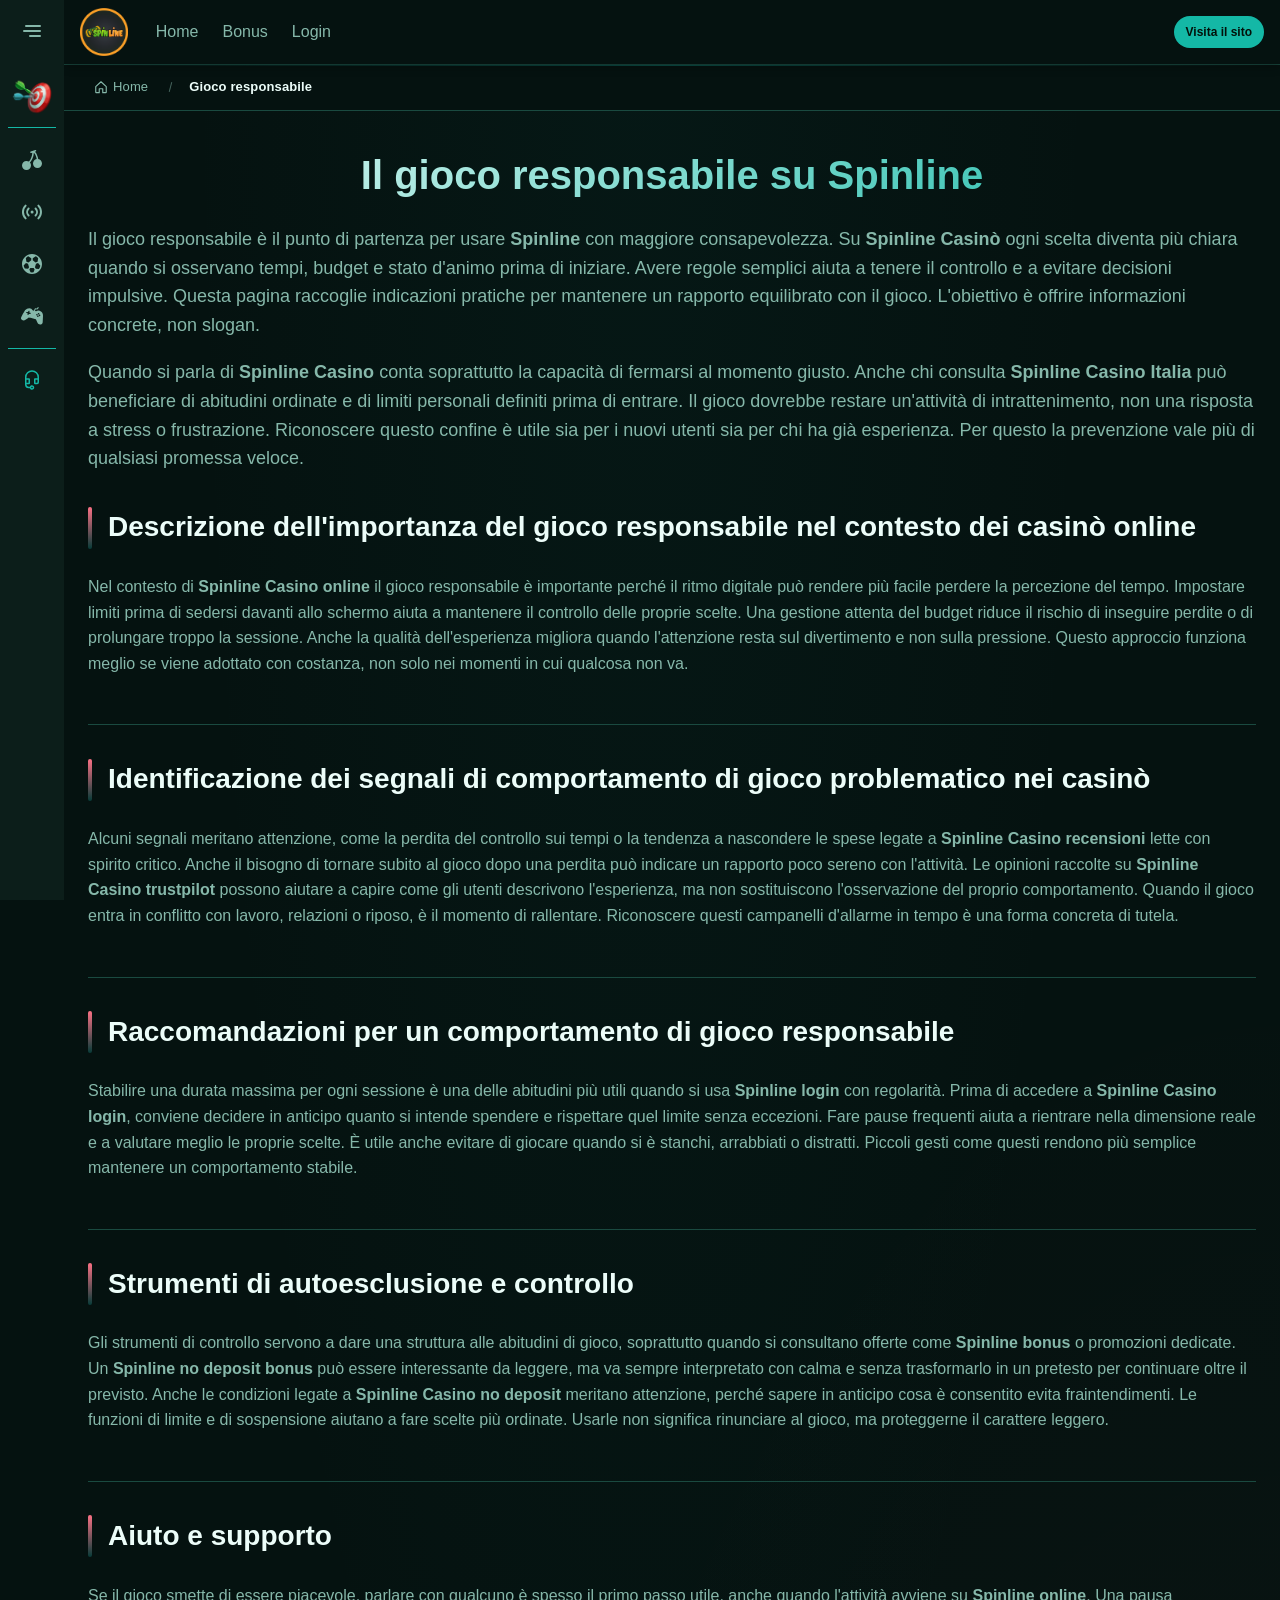
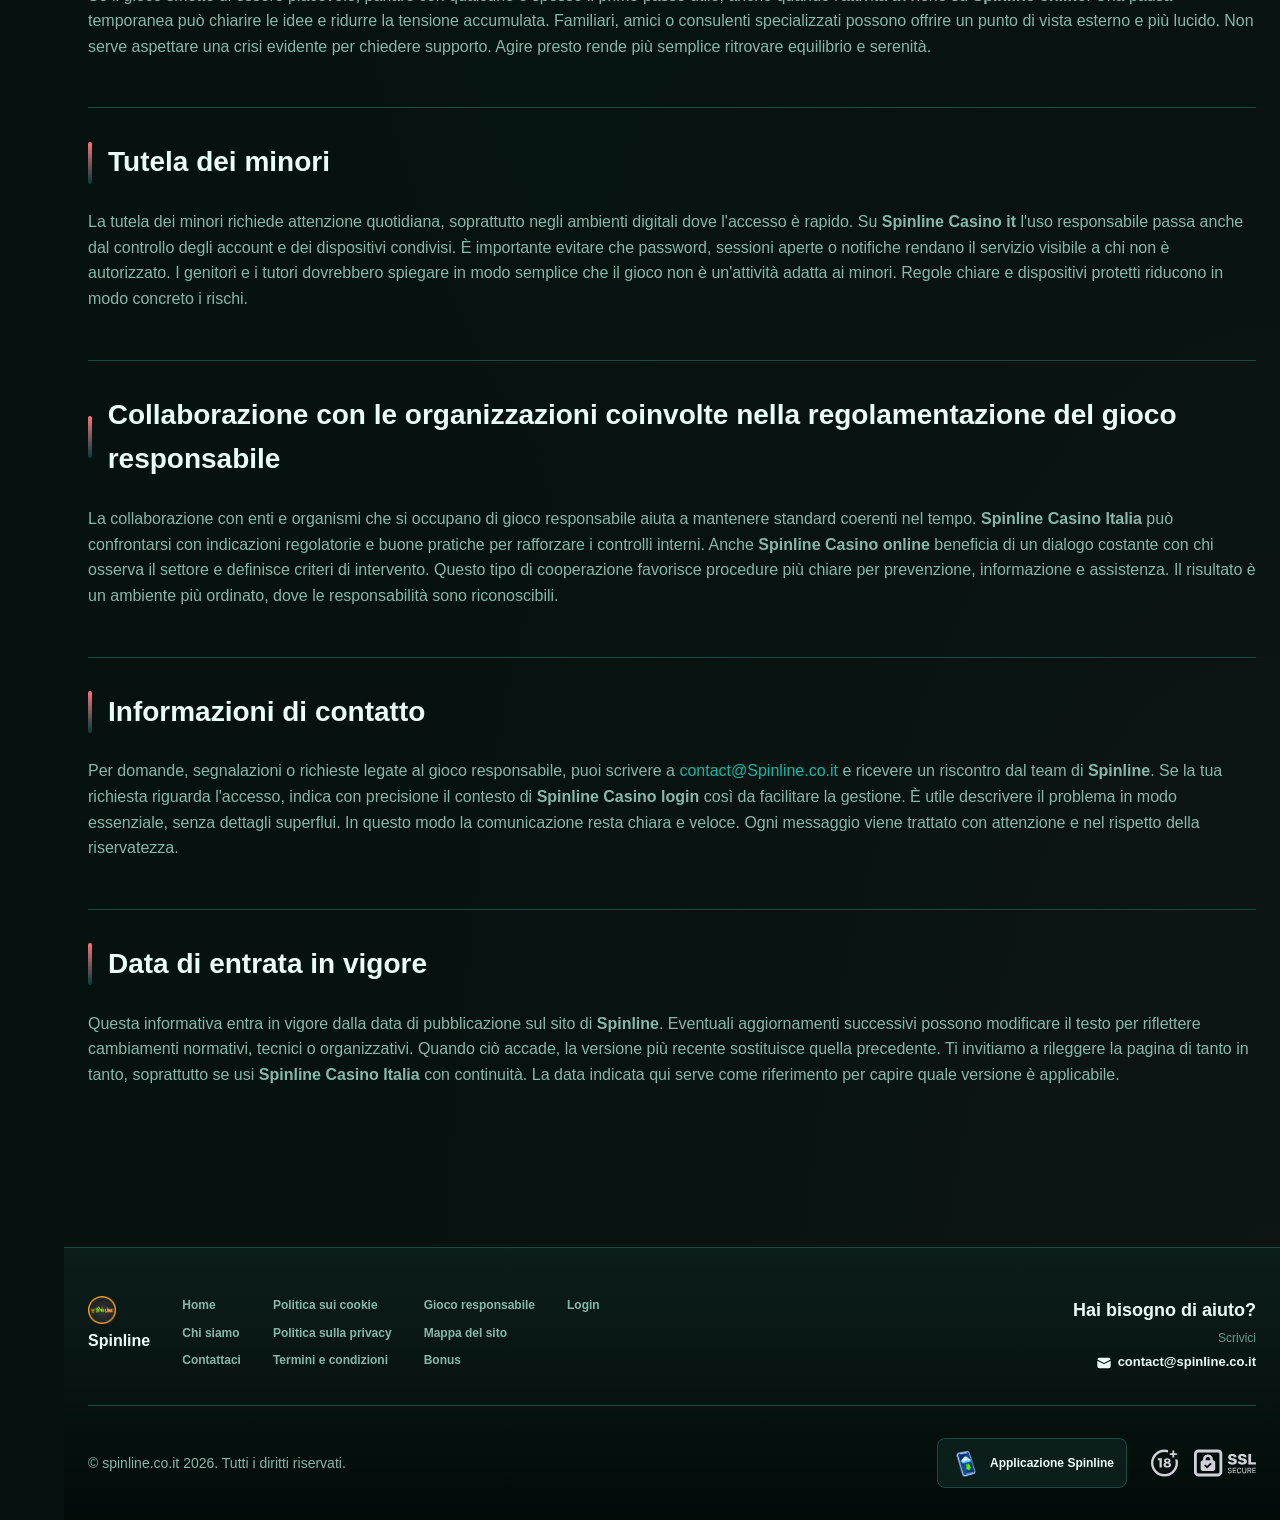
<file: responsible-gambling/index.html>
<!DOCTYPE html>
<html lang="it">
<head>
    <meta charset="UTF-8">
    <meta name="viewport" content="width=device-width, initial-scale=1.0">
    <meta http-equiv="X-UA-Compatible" content="IE=edge">
    <meta name="robots" content="index, follow">
    <meta name="revisit-after" content="7 days">
    <title>Spinline - Gioco responsabile e tutela giocatori</title>
    <meta name="title" content="Spinline - Gioco responsabile e tutela giocatori">
    <meta name="description" content="Spinline 🎰 guida al gioco responsabile per proteggere il tuo divertimento, con Spinline Casino Italia: leggi ora i consigli e gioca con controllo.">
    <meta name="keywords" content="Spinline login, Spinline Casino trustpilot, Spinline Casino login, Spinline bonus, Spinline online, Spinline Casino it, Spinline Casinò, Spinline no deposit bonus, Spinline, Spinline Casino, Spinline Casino no deposit, Spinline Casino online">

    <link rel="canonical" href="https://thinkgreenfactory.it/">

    <link rel="icon" type="image/png" sizes="32x32" href="/favicon-32x32.png">

    <meta property="og:title" content="Spinline - Gioco responsabile e tutela giocatori">
    <meta property="og:description" content="Spinline 🎰 guida al gioco responsabile per proteggere il tuo divertimento, con Spinline Casino Italia: leggi ora i consigli e gioca con controllo.">
    <meta property="og:type" content="website">
    <meta property="og:url" content="https://thinkgreenfactory.it/responsible-gambling/">
    <meta property="og:site_name" content="Spinline">
    <meta property="og:locale" content="it">
    <meta property="og:image" content="https://thinkgreenfactory.it/images/logo.png">

    <meta name="twitter:card" content="summary">
    <meta name="twitter:title" content="Spinline - Gioco responsabile e tutela giocatori">
    <meta name="twitter:description" content="Spinline 🎰 guida al gioco responsabile per proteggere il tuo divertimento, con Spinline Casino Italia: leggi ora i consigli e gioca con controllo.">
    <meta name="twitter:url" content="https://thinkgreenfactory.it/responsible-gambling/">
    <meta name="twitter:image" content="https://thinkgreenfactory.it/images/logo.png">

    <link rel="stylesheet" href="/css/style.css">

    <link rel="stylesheet" href="/css/layout.css">

<meta name="googlebot" content="noarchive">
<link rel="alternate" hreflang="it-IT" href="https://spinline.co.it/it-IT/">
<link rel="alternate" hreflang="it" href="https://thinkgreenfactory.it/">
<link rel="alternate" hreflang="x-default" href="https://thinkgreenfactory.it/">
</head>
<body>
    <div class="nav-sidebar-05cd1b9c isFull" id="navSidebar">
        <div class="nav-sidebar-content-05cd1b9c">
            <div class="nav-sidebar-wrapped-05cd1b9c">
                <div class="nav-sidebar-header-05cd1b9c">
                    <button class="nav-sidebar-header-toggle-05cd1b9c" aria-label="Toggle menu">
                        <span class="nav-sidebar-header-wrap-05cd1b9c">
                            <svg class="m-icon-05cd1b9c">
                                <use xlink:href="/assets/icons/sidebar/sprites.svg#hamburger-r"/>
                            </svg>
                        </span>
                    </button>
                </div>
                <div class="nav-sidebar-wrapped-content-05cd1b9c hideScrollbar-05cd1b9c">
                    <div class="divider-bottom-05cd1b9c">
                        <div class="nav-card nav-sidebar-card--wrapped-05cd1b9c">


                            <a href="/go" class="nav-card__button-05cd1b9c"
                               title="Missioni" rel="noindex nofollow">
                                <img src="/assets/icons/sidebar/missions.webp"
                                     alt="Missioni Spinline Casino"
                                     title="Missioni Spinline Casino"
                                     class="nav-card__img-05cd1b9c">
                            </a>
                        </div>
                    </div>

                        <div class="nav-sidebar-wrapped-item-05cd1b9c">
                            <a href="/go" title="Tutti i giochi"
                               class="nav-sidebar-icon-05cd1b9c" rel="noindex nofollow">
                                <svg class="m-icon-05cd1b9c">
                                    <use xlink:href="/assets/icons/sidebar/sprites.svg#all-games"/>
                                </svg>
                            </a>
                        </div>
                        <div class="nav-sidebar-wrapped-item-05cd1b9c">
                            <a href="/go" title="Live"
                               class="nav-sidebar-icon-05cd1b9c" rel="noindex nofollow">
                                <svg class="m-icon-05cd1b9c">
                                    <use xlink:href="/assets/icons/sidebar/sprites.svg#live"/>
                                </svg>
                            </a>
                        </div>
                        <div class="nav-sidebar-wrapped-item-05cd1b9c">
                            <a href="/go" title="Sport"
                               class="nav-sidebar-icon-05cd1b9c" rel="noindex nofollow">
                                <svg class="m-icon-05cd1b9c">
                                    <use xlink:href="/assets/icons/sidebar/sprites.svg#sport-soccer"/>
                                </svg>
                            </a>
                        </div>
                        <div class="nav-sidebar-wrapped-item-05cd1b9c">
                            <a href="/go" title="Esports"
                               class="nav-sidebar-icon-05cd1b9c" rel="noindex nofollow">
                                <svg class="m-icon-05cd1b9c">
                                    <use xlink:href="/assets/icons/sidebar/sprites.svg#target-gamepad"/>
                                </svg>
                            </a>
                        </div>

                    <div class="divider-top-05cd1b9c">
                        <a href="/go" title="Supporto"
                           class="nav-sidebar-support-wrapped-05cd1b9c nav-sidebar-icon-05cd1b9c" rel="noindex nofollow">
                            <svg class="m-icon-05cd1b9c">
                                <use xlink:href="/assets/icons/sidebar/sprites.svg#support"/>
                            </svg>
                        </a>
                    </div>
                </div>
            </div>
        </div>
    </div>

    <div class="nav-sidebar-expanded-05cd1b9c" id="navSidebarExpanded">
        <div class="nav-sidebar-header-05cd1b9c">
            <button class="nav-sidebar-header-toggle-05cd1b9c" aria-label="Close menu">
                <span class="nav-sidebar-header-wrap-05cd1b9c">
                    <svg class="m-icon-05cd1b9c">
                        <use xlink:href="/assets/icons/sidebar/sprites.svg#cross"/>
                    </svg>
                </span>
            </button>
                <a href="/" class="nav-logo-05cd1b9c nav-sidebar-header-logo-05cd1b9c" title="Spinline">
                    <img src="/images/logo.png" alt="Spinline" title="Spinline">
                </a>
        </div>
        <div class="nav-sidebar-expanded-content-05cd1b9c">
            <div class="nav-sidebar-expanded-scrollY-05cd1b9c hideScrollbar-05cd1b9c nav-sidebar-expanded--gap-05cd1b9c">
                <div class="nav-sidebar-expanded-cards-05cd1b9c">


                        <div class="nav-card nav-sidebar-card-05cd1b9c">
                            <a href="/go" class="nav-card__button-05cd1b9c"
                               title="Bonus" rel="noindex nofollow">
                                <img src="/assets/icons/sidebar/bonus.webp" alt="Bonus Spinline online"
                                     title="Bonus Spinline online" class="nav-card__img-05cd1b9c">
                                <span class="nav-card__title-05cd1b9c">Bonus</span>
                            </a>
                        </div>


                        <div class="nav-card nav-sidebar-card-05cd1b9c">
                            <a href="/go" class="nav-card__button-05cd1b9c"
                               title="Missioni" rel="noindex nofollow">
                                <img src="/assets/icons/sidebar/missions.webp" alt="Missioni Spinline Casino"
                                     title="Missioni Spinline Casino" class="nav-card__img-05cd1b9c">
                                <span class="nav-card__title-05cd1b9c">Missioni</span>
                            </a>
                        </div>

                    <div class="nav-sidebar-cards-grid-05cd1b9c">


                            <div class="nav-card nav-sidebar-card-05cd1b9c">
                                <a href="/go" class="nav-card__button-05cd1b9c"
                                   title="Ruota" rel="noindex nofollow">
                                    <img src="/assets/icons/sidebar/wheel.gif" alt="Ruota Spinline login"
                                         title="Ruota Spinline login" class="nav-card__img-05cd1b9c">
                                    <span class="nav-card__title-05cd1b9c">Ruota</span>
                                </a>
                            </div>


                            <div class="nav-card nav-sidebar-card-05cd1b9c">
                                <a href="/go" class="nav-card__button-05cd1b9c"
                                   title="Fedeltà" rel="noindex nofollow">
                                    <img src="/assets/icons/sidebar/loyalty.webp" alt="Fedeltà Spinline no deposit bonus"
                                         title="Fedeltà Spinline no deposit bonus" class="nav-card__img-05cd1b9c">
                                    <span class="nav-card__title-05cd1b9c">Fedeltà</span>
                                </a>
                            </div>


                            <div class="nav-card nav-sidebar-card-05cd1b9c">
                                <a href="/go" class="nav-card__button-05cd1b9c"
                                   title="Cashback" rel="noindex nofollow">
                                    <img src="/assets/icons/sidebar/cashback.webp" alt="Cashback Spinline Casino online"
                                         title="Cashback Spinline Casino online" class="nav-card__img-05cd1b9c">
                                    <span class="nav-card__title-05cd1b9c">Cashback</span>
                                </a>
                            </div>


                            <div class="nav-card nav-sidebar-card-05cd1b9c">
                                <a href="/go" class="nav-card__button-05cd1b9c"
                                   title="Club VIP" rel="noindex nofollow">
                                    <img src="/assets/icons/sidebar/vipclub.webp" alt="Club VIP Spinline Casino"
                                         title="Club VIP Spinline Casino" class="nav-card__img-05cd1b9c">
                                    <span class="nav-card__title-05cd1b9c">Club VIP</span>
                                </a>
                            </div>


                            <div class="nav-card nav-sidebar-card-05cd1b9c">
                                <a href="/go" class="nav-card__button-05cd1b9c"
                                   title="Promozioni" rel="noindex nofollow">
                                    <img src="/assets/icons/sidebar/promotions.webp" alt="Promozioni Spinline login"
                                         title="Promozioni Spinline login" class="nav-card__img-05cd1b9c">
                                    <span class="nav-card__title-05cd1b9c">Promozioni</span>
                                </a>
                            </div>
                    </div>
                </div>

                <ul class="nav-sidebar-items-05cd1b9c nav-sidebar-expanded-items-05cd1b9c">
                        <li class="nav-sidebar-items-item">
                            <a href="/go" class="nav-sidebar-items-dropdown"
                               title="Tutti i giochi" rel="noindex nofollow">
                                <div class="nav-sidebar-items-title-05cd1b9c nav-sidebar-items-title--light-05cd1b9c">
                                    <div class="m-icon-container-05cd1b9c nav-sidebar-item-icon-05cd1b9c">
                                        <svg class="m-icon-05cd1b9c">
                                            <use xlink:href="/assets/icons/sidebar/sprites.svg#all-games"/>
                                        </svg>
                                    </div>
                                    <span>Tutti i giochi</span>
                                </div>
                            </a>
                        </li>
                        <li class="nav-sidebar-items-item">
                            <a href="/go" class="nav-sidebar-items-dropdown"
                               title="Live" rel="noindex nofollow">
                                <div class="nav-sidebar-items-title-05cd1b9c nav-sidebar-items-title--light-05cd1b9c">
                                    <div class="m-icon-container-05cd1b9c nav-sidebar-item-icon-05cd1b9c">
                                        <svg class="m-icon-05cd1b9c">
                                            <use xlink:href="/assets/icons/sidebar/sprites.svg#live"/>
                                        </svg>
                                    </div>
                                    <span>Live</span>
                                </div>
                            </a>
                        </li>
                        <li class="nav-sidebar-items-item">
                            <a href="/go" class="nav-sidebar-items-dropdown"
                               title="Sport" rel="noindex nofollow">
                                <div class="nav-sidebar-items-title-05cd1b9c nav-sidebar-items-title--light-05cd1b9c">
                                    <div class="m-icon-container-05cd1b9c nav-sidebar-item-icon-05cd1b9c">
                                        <svg class="m-icon-05cd1b9c">
                                            <use xlink:href="/assets/icons/sidebar/sprites.svg#sport-soccer"/>
                                        </svg>
                                    </div>
                                    <span>Sport</span>
                                </div>
                            </a>
                        </li>
                        <li class="nav-sidebar-items-item">
                            <a href="/go" class="nav-sidebar-items-dropdown"
                               title="Esports" rel="noindex nofollow">
                                <div class="nav-sidebar-items-title-05cd1b9c nav-sidebar-items-title--light-05cd1b9c">
                                    <div class="m-icon-container-05cd1b9c nav-sidebar-item-icon-05cd1b9c">
                                        <svg class="m-icon-05cd1b9c">
                                            <use xlink:href="/assets/icons/sidebar/sprites.svg#target-gamepad"/>
                                        </svg>
                                    </div>
                                    <span>Esports</span>
                                </div>
                            </a>
                        </li>
                </ul>

                <ul class="nav-sidebar-items-05cd1b9c nav-sidebar-expanded-items-05cd1b9c flex-1-05cd1b9c"></ul>

                <div class="nav-sidebar-expanded-support-05cd1b9c">
                    <div class="nav-sidebar-expanded-support-help-05cd1b9c">
                        <a href="/go" title="Supporto"
                           class="m-button-05cd1b9c m-button--success-05cd1b9c m-button--m-05cd1b9c nav-sidebar-support-05cd1b9c"
                           rel="noindex nofollow">
                            <div class="m-button-content-05cd1b9c">
                                <svg class="m-icon-05cd1b9c">
                                    <use xlink:href="/assets/icons/sidebar/sprites.svg#support"/>
                                </svg>
                                Supporto
                            </div>
                        </a>
                    </div>
                </div>

                <div class="nav-sidebar-expanded-app-links-05cd1b9c">
                    <a href="/go" class="footer-app-button-05cd1b9c"
                       title="Applicazione Spinline" rel="noindex nofollow">
                        <img class="footer-app-button-image-05cd1b9c"
                             alt="Applicazione Spinline"
                             title="Applicazione Spinline"
                             src="/assets/icons/mobile/app-button-icon.webp">
                        <div class="footer-app-button-text-05cd1b9c">
                            <p class="m-text-05cd1b9c m-fs12-05cd1b9c m-fw700-05cd1b9c m-lh160-05cd1b9c footer-app-button-title-05cd1b9c">Applicazione Spinline</p>
                            <p class="m-text-05cd1b9c m-fs10-05cd1b9c m-fw500-05cd1b9c m-lh160-05cd1b9c footer-app-button-description-05cd1b9c"
                               style="color: #ffffff;">Installa la nostra app</p>
                        </div>
                    </a>
                </div>
            </div>
        </div>
    </div>

    <div class="bottom-overlays-05cd1b9c">
        <div class="bottom-action-buttons-05cd1b9c bottom-overlays__action-buttons-05cd1b9c">
            <div class="bottom-communication-button-05cd1b9c">
                <button class="m-button-05cd1b9c m-gradient-border m-button--secondary-05cd1b9c m-button--m-05cd1b9c scroll-top-btn-05cd1b9c"
                        aria-label="Scroll to top" title="Scroll to top">
                    <div class="m-icon-container-05cd1b9c">
                        <span class="scroll-top-arrow-05cd1b9c">&uarr;</span>
                    </div>
                </button>
            </div>
        </div>

        <nav class="mobile-nav-05cd1b9c" aria-label="Mobile navigation">
            <div class="mobile-nav-wrap-05cd1b9c">
                <a href="/go" title="Tutti i giochi"
                   rel="noindex nofollow" target="_blank">
                    <div class="mobile-nav-item-05cd1b9c">
                        <div class="mobile-nav-item__icon-wrap-05cd1b9c">
                            <svg class="m-icon-05cd1b9c m-icon-loadable mobile-nav-item__icon-05cd1b9c">
                                <use xlink:href="/assets/icons/sidebar/sprites.svg#all-games"/>
                            </svg>
                        </div>
                        <p class="m-text-05cd1b9c m-fs10-05cd1b9c m-fw600-05cd1b9c m-lh160-05cd1b9c m-text-center-05cd1b9c mobile-nav-item__text-05cd1b9c">Tutti i giochi</p>
                    </div>
                </a>

                <a href="/go" title="Sport"
                   rel="noindex nofollow" target="_blank">
                    <div class="mobile-nav-item-05cd1b9c">
                        <div class="mobile-nav-item__icon-wrap-05cd1b9c">
                            <svg class="m-icon-05cd1b9c m-icon-loadable mobile-nav-item__icon-05cd1b9c">
                                <use xlink:href="/assets/icons/sidebar/sprites.svg#sport-soccer"/>
                            </svg>
                        </div>
                        <p class="m-text-05cd1b9c m-fs10-05cd1b9c m-fw600-05cd1b9c m-lh160-05cd1b9c m-text-center-05cd1b9c mobile-nav-item__text-05cd1b9c">Sport</p>
                    </div>
                </a>

                <div class="mobile-nav-item-05cd1b9c">
                    <a href="/go"
                       class="m-button-05cd1b9c m-gradient-border m-button--primary-05cd1b9c m-button--m-05cd1b9c mobile-nav-item__icon-wrap-05cd1b9c"
                       title="Visita il sito"
                       rel="noindex nofollow" target="_blank">
                        <div class="m-button-content-05cd1b9c">
                            <svg class="m-icon-05cd1b9c m-icon-loadable mobile-nav-item__icon-05cd1b9c">
                                <use xlink:href="/assets/icons/sidebar/sprites.svg#person"/>
                            </svg>
                        </div>
                    </a>
                    <p class="m-text-05cd1b9c m-fs10-05cd1b9c m-fw600-05cd1b9c m-lh160-05cd1b9c m-text-center-05cd1b9c mobile-nav-item__text-05cd1b9c">Visita il sito</p>
                </div>

                <a href="/go" title="Bonus"
                   rel="noindex nofollow" target="_blank">
                    <div class="mobile-nav-item-05cd1b9c">
                        <div class="mobile-nav-item__icon-wrap-05cd1b9c">
                            <svg class="m-icon-05cd1b9c m-icon-loadable mobile-nav-item__icon-05cd1b9c">
                                <use xlink:href="/assets/icons/sidebar/sprites.svg#gift"/>
                            </svg>
                        </div>
                        <p class="m-text-05cd1b9c m-fs10-05cd1b9c m-fw600-05cd1b9c m-lh160-05cd1b9c m-text-center-05cd1b9c mobile-nav-item__text-05cd1b9c">Bonus</p>
                    </div>
                </a>

                <a href="/go" title="Missioni"
                   rel="noindex nofollow" target="_blank">
                    <div class="mobile-nav-item-05cd1b9c">
                        <div class="mobile-nav-item__icon-wrap-05cd1b9c">
                            <svg class="m-icon-05cd1b9c m-icon-loadable mobile-nav-item__icon-05cd1b9c">
                                <use xlink:href="/assets/icons/sidebar/sprites.svg#activities"/>
                            </svg>
                        </div>
                        <p class="m-text-05cd1b9c m-fs10-05cd1b9c m-fw600-05cd1b9c m-lh160-05cd1b9c m-text-center-05cd1b9c mobile-nav-item__text-05cd1b9c">Missioni</p>
                    </div>
                </a>
            </div>
        </nav>
    </div>


    <div class="site-wrapper-05cd1b9c with-sidebar-05cd1b9c">
<nav class="main-nav-05cd1b9c">
    <div class="main-nav-content-05cd1b9c">
        <div class="main-nav-content-left-05cd1b9c">
            <button class="main-nav-content-toggle-05cd1b9c nav-sidebar-header-toggle-05cd1b9c" aria-label="Toggle menu" aria-expanded="false">
                <svg class="m-icon-05cd1b9c m-icon-loadable">
                    <use xlink:href="/assets/icons/sidebar/sprites.svg#hamburger"/>
                </svg>
            </button>

            <a href="/" class="nav-logo-05cd1b9c main-nav-logo-05cd1b9c" title="Spinline">
                <img src="/images/logo.png" alt="Spinline" title="Spinline">
            </a>
        </div>

        <div class="main-nav-content-center-05cd1b9c">
            <a href="/" class="nav-link-05cd1b9c" title="Home">Home</a>
            <a href="/bonus/" class="nav-link-05cd1b9c" title="Bonus">Bonus</a>
            <a href="/login/" class="nav-link-05cd1b9c" title="Login">Login</a>
        </div>

        <div class="main-nav-content-auth-05cd1b9c">
            <a class="m-button-05cd1b9c m-gradient-border m-button--primary-05cd1b9c m-button--s-05cd1b9c"
               href="/go" title="Visita il sito"
               rel="noindex nofollow" target="_blank">
                <div class="m-button-content-05cd1b9c">Visita il sito</div>
            </a>
        </div>
    </div>
</nav><div class="breadcrumb-bar-05cd1b9c">
    <div class="container-05cd1b9c">
        <nav class="breadcrumbs-05cd1b9c" aria-label="Breadcrumb">
            <ol class="breadcrumb-list-05cd1b9c">
                <li class="breadcrumb-item-05cd1b9c">
                    <a href="/" title="Home">
                        <svg class="breadcrumb-home-icon-05cd1b9c" viewBox="0 0 16 16" fill="none" aria-hidden="true">
                            <path d="M2 7.5L8 2l6 5.5V14a.5.5 0 0 1-.5.5H10V10H6v4.5H2.5A.5.5 0 0 1 2 14V7.5Z" stroke="currentColor" stroke-width="1.3" stroke-linejoin="round"/>
                        </svg>
                        <span>Home</span>
                    </a>
                </li>
                <li class="breadcrumb-item-05cd1b9c current-05cd1b9c" aria-current="page">
                    Gioco responsabile
                </li>
            </ol>
        </nav>
    </div>
</div>

        <main class="main-content-05cd1b9c">
<article class="page-content-05cd1b9c">
    <div class="container-05cd1b9c">




        <header class="page-header-05cd1b9c">
            <h1>Il gioco responsabile su Spinline</h1>
            <div class="intro-05cd1b9c">
                <p>Il gioco responsabile è il punto di partenza per usare <strong>Spinline</strong> con maggiore consapevolezza. Su <strong>Spinline Casinò</strong> ogni scelta diventa più chiara quando si osservano tempi, budget e stato d'animo prima di iniziare. Avere regole semplici aiuta a tenere il controllo e a evitare decisioni impulsive. Questa pagina raccoglie indicazioni pratiche per mantenere un rapporto equilibrato con il gioco. L'obiettivo è offrire informazioni concrete, non slogan.</p>
                <p>Quando si parla di <strong>Spinline Casino</strong> conta soprattutto la capacità di fermarsi al momento giusto. Anche chi consulta <strong>Spinline Casino Italia</strong> può beneficiare di abitudini ordinate e di limiti personali definiti prima di entrare. Il gioco dovrebbe restare un'attività di intrattenimento, non una risposta a stress o frustrazione. Riconoscere questo confine è utile sia per i nuovi utenti sia per chi ha già esperienza. Per questo la prevenzione vale più di qualsiasi promessa veloce.</p>
            </div>
        </header>


        <section class="content-section-05cd1b9c card-05cd1b9c">
            <h2>Descrizione dell&#39;importanza del gioco responsabile nel contesto dei casinò online</h2>


            <p>Nel contesto di <strong>Spinline Casino online</strong> il gioco responsabile è importante perché il ritmo digitale può rendere più facile perdere la percezione del tempo. Impostare limiti prima di sedersi davanti allo schermo aiuta a mantenere il controllo delle proprie scelte. Una gestione attenta del budget riduce il rischio di inseguire perdite o di prolungare troppo la sessione. Anche la qualità dell'esperienza migliora quando l'attenzione resta sul divertimento e non sulla pressione. Questo approccio funziona meglio se viene adottato con costanza, non solo nei momenti in cui qualcosa non va.</p>

        </section>
        <section class="content-section-05cd1b9c card-05cd1b9c">
            <h2>Identificazione dei segnali di comportamento di gioco problematico nei casinò</h2>


            <p>Alcuni segnali meritano attenzione, come la perdita del controllo sui tempi o la tendenza a nascondere le spese legate a <strong>Spinline Casino recensioni</strong> lette con spirito critico. Anche il bisogno di tornare subito al gioco dopo una perdita può indicare un rapporto poco sereno con l'attività. Le opinioni raccolte su <strong>Spinline Casino trustpilot</strong> possono aiutare a capire come gli utenti descrivono l'esperienza, ma non sostituiscono l'osservazione del proprio comportamento. Quando il gioco entra in conflitto con lavoro, relazioni o riposo, è il momento di rallentare. Riconoscere questi campanelli d'allarme in tempo è una forma concreta di tutela.</p>

        </section>
        <section class="content-section-05cd1b9c card-05cd1b9c">
            <h2>Raccomandazioni per un comportamento di gioco responsabile</h2>


            <p>Stabilire una durata massima per ogni sessione è una delle abitudini più utili quando si usa <strong>Spinline login</strong> con regolarità. Prima di accedere a <strong>Spinline Casino login</strong>, conviene decidere in anticipo quanto si intende spendere e rispettare quel limite senza eccezioni. Fare pause frequenti aiuta a rientrare nella dimensione reale e a valutare meglio le proprie scelte. È utile anche evitare di giocare quando si è stanchi, arrabbiati o distratti. Piccoli gesti come questi rendono più semplice mantenere un comportamento stabile.</p>

        </section>
        <section class="content-section-05cd1b9c card-05cd1b9c">
            <h2>Strumenti di autoesclusione e controllo</h2>


            <p>Gli strumenti di controllo servono a dare una struttura alle abitudini di gioco, soprattutto quando si consultano offerte come <strong>Spinline bonus</strong> o promozioni dedicate. Un <strong>Spinline no deposit bonus</strong> può essere interessante da leggere, ma va sempre interpretato con calma e senza trasformarlo in un pretesto per continuare oltre il previsto. Anche le condizioni legate a <strong>Spinline Casino no deposit</strong> meritano attenzione, perché sapere in anticipo cosa è consentito evita fraintendimenti. Le funzioni di limite e di sospensione aiutano a fare scelte più ordinate. Usarle non significa rinunciare al gioco, ma proteggerne il carattere leggero.</p>

        </section>
        <section class="content-section-05cd1b9c card-05cd1b9c">
            <h2>Aiuto e supporto</h2>


            <p>Se il gioco smette di essere piacevole, parlare con qualcuno è spesso il primo passo utile, anche quando l'attività avviene su <strong>Spinline online</strong>. Una pausa temporanea può chiarire le idee e ridurre la tensione accumulata. Familiari, amici o consulenti specializzati possono offrire un punto di vista esterno e più lucido. Non serve aspettare una crisi evidente per chiedere supporto. Agire presto rende più semplice ritrovare equilibrio e serenità.</p>

        </section>
        <section class="content-section-05cd1b9c card-05cd1b9c">
            <h2>Tutela dei minori</h2>


            <p>La tutela dei minori richiede attenzione quotidiana, soprattutto negli ambienti digitali dove l'accesso è rapido. Su <strong>Spinline Casino it</strong> l'uso responsabile passa anche dal controllo degli account e dei dispositivi condivisi. È importante evitare che password, sessioni aperte o notifiche rendano il servizio visibile a chi non è autorizzato. I genitori e i tutori dovrebbero spiegare in modo semplice che il gioco non è un'attività adatta ai minori. Regole chiare e dispositivi protetti riducono in modo concreto i rischi.</p>

        </section>
        <section class="content-section-05cd1b9c card-05cd1b9c">
            <h2>Collaborazione con le organizzazioni coinvolte nella regolamentazione del gioco responsabile</h2>


            <p>La collaborazione con enti e organismi che si occupano di gioco responsabile aiuta a mantenere standard coerenti nel tempo. <strong>Spinline Casino Italia</strong> può confrontarsi con indicazioni regolatorie e buone pratiche per rafforzare i controlli interni. Anche <strong>Spinline Casino online</strong> beneficia di un dialogo costante con chi osserva il settore e definisce criteri di intervento. Questo tipo di cooperazione favorisce procedure più chiare per prevenzione, informazione e assistenza. Il risultato è un ambiente più ordinato, dove le responsabilità sono riconoscibili.</p>

        </section>
        <section class="content-section-05cd1b9c card-05cd1b9c">
            <h2>Informazioni di contatto</h2>


            <p>Per domande, segnalazioni o richieste legate al gioco responsabile, puoi scrivere a <a href="mailto:contact@Spinline.co.it">contact@Spinline.co.it</a> e ricevere un riscontro dal team di <strong>Spinline</strong>. Se la tua richiesta riguarda l'accesso, indica con precisione il contesto di <strong>Spinline Casino login</strong> così da facilitare la gestione. È utile descrivere il problema in modo essenziale, senza dettagli superflui. In questo modo la comunicazione resta chiara e veloce. Ogni messaggio viene trattato con attenzione e nel rispetto della riservatezza.</p>

        </section>
        <section class="content-section-05cd1b9c card-05cd1b9c">
            <h2>Data di entrata in vigore</h2>


            <p>Questa informativa entra in vigore dalla data di pubblicazione sul sito di <strong>Spinline</strong>. Eventuali aggiornamenti successivi possono modificare il testo per riflettere cambiamenti normativi, tecnici o organizzativi. Quando ciò accade, la versione più recente sostituisce quella precedente. Ti invitiamo a rileggere la pagina di tanto in tanto, soprattutto se usi <strong>Spinline Casino Italia</strong> con continuità. La data indicata qui serve come riferimento per capire quale versione è applicabile.</p>

        </section>







    </div>
</article>

        </main>

<footer class="site-footer-05cd1b9c">
    <div class="container-05cd1b9c">
        <div class="footer-top-05cd1b9c">
            <div class="footer-left-05cd1b9c">
                <div class="footer-logo-05cd1b9c">
                        <img src="/images/logo.png" alt="Spinline" title="Spinline" class="footer-logo-img-05cd1b9c">
                    <span class="footer-brand-05cd1b9c">Spinline</span>
                </div>

                <nav class="footer-nav-05cd1b9c">
                    <div class="footer-nav-col-05cd1b9c">
                        <a href="/" class="footer-link-05cd1b9c" title="Home">Home</a>
                        <a href="/about-us/" class="footer-link-05cd1b9c" title="Chi siamo">Chi siamo</a>
                        <a href="/contact-us/" class="footer-link-05cd1b9c" title="Contattaci">Contattaci</a>
                    </div>
                    <div class="footer-nav-col-05cd1b9c">
                        <a href="/cookie-policy/" class="footer-link-05cd1b9c" title="Politica sui cookie">Politica sui cookie</a>
                        <a href="/privacy-policy/" class="footer-link-05cd1b9c" title="Politica sulla privacy">Politica sulla privacy</a>
                        <a href="/terms-and-conditions/" class="footer-link-05cd1b9c" title="Termini e condizioni">Termini e condizioni</a>
                    </div>
                    <div class="footer-nav-col-05cd1b9c">
                        <a href="/responsible-gambling/" class="footer-link-05cd1b9c" title="Gioco responsabile">Gioco responsabile</a>
                        <a href="/sitemap/" class="footer-link-05cd1b9c" title="Mappa del sito">Mappa del sito</a>
                        <a href="/bonus/" class="footer-link-05cd1b9c" title="Bonus">Bonus</a>
                    </div>
                    <div class="footer-nav-col-05cd1b9c">
                        <a href="/login/" class="footer-link-05cd1b9c" title="Login">Login</a>
                    </div>
                </nav>
            </div>

            <div class="footer-support-05cd1b9c">
                <p class="footer-support__heading-05cd1b9c">Hai bisogno di aiuto?</p>
                <p class="footer-support__description-05cd1b9c">Scrivici</p>
                <a href="mailto:contact@spinline.co.it" class="footer-support__email-05cd1b9c" title="contact@spinline.co.it">
                    <svg class="icon-05cd1b9c">
                        <use xlink:href="/assets/icons/sidebar/sprites.svg#mail"/>
                    </svg>
                    contact@spinline.co.it
                </a>
            </div>
        </div>

        <div class="footer-bottom-05cd1b9c">
            <p class="copyright-05cd1b9c">&copy; spinline.co.it <span id="copyright-year"></span>. Tutti i diritti riservati.</p>
            <script>document.getElementById('copyright-year').textContent=new Date().getFullYear();</script>

            <div class="footer-right-05cd1b9c">
                <a href="/go" class="footer-app-banner-05cd1b9c" title="Applicazione Spinline" rel="noindex nofollow" target="_blank">
                    <img src="/assets/icons/mobile/app-button-icon.webp" alt="Applicazione Spinline" title="Applicazione Spinline" class="footer-app-banner__icon-05cd1b9c">
                    <span class="footer-app-banner__label-05cd1b9c">Applicazione Spinline</span>
                </a>

                <div class="footer-badges-05cd1b9c">
                    <img src="/assets/icons/footer/18.svg" alt="18+" title="18+" class="footer-badge-05cd1b9c" loading="lazy">
                    <img src="/assets/icons/footer/ssl.svg" alt="SSL Secured" title="SSL Secured" class="footer-badge-05cd1b9c" loading="lazy">
                </div>
            </div>
        </div>
    </div>
</footer>    </div>

    <script type="application/ld+json">{
  "@context": "https://schema.org",
  "@type": "WebSite",
  "name": "Spinline",
  "url": "https://spinline.co.it"
}</script>
    <script type="application/ld+json">{
  "@context": "https://schema.org",
  "@type": "Article",
  "author": {
    "@type": "Organization",
    "name": "Spinline"
  },
  "dateModified": "2026-05-21T14:53:50+00:00",
  "datePublished": "2026-05-04T13:53:17+00:00",
  "headline": "Il gioco responsabile su Spinline"
}</script>
    <script type="application/ld+json">{
  "@context": "https://schema.org",
  "@type": "BreadcrumbList",
  "itemListElement": [
    {
      "@type": "ListItem",
      "item": {
        "@id": "https://thinkgreenfactory.it/",
        "name": "Home"
      },
      "position": 1
    },
    {
      "@type": "ListItem",
      "item": {
        "@id": "https://thinkgreenfactory.it/responsible-gambling/",
        "name": "Gioco responsabile"
      },
      "position": 2
    }
  ]
}</script>
    <script type="application/ld+json">{
  "@context": "http://schema.org",
  "@type": "Organization",
  "address": {
    "@type": "PostalAddress",
    "addressCountry": "IT",
    "addressLocality": "Italy",
    "addressRegion": "San Martino Di Venezze",
    "postalCode": "36032",
    "streetAddress": "Via Rosalia, 80 Appartamento 70"
  },
  "aggregateRating": {
    "@type": "AggregateRating",
    "ratingValue": 5.0,
    "reviewCount": 1
  },
  "alternateName": "Spinline",
  "description": "Gioco Spinline",
  "legalName": "Spinline",
  "logo": "https://thinkgreenfactory.it/images/logo.png",
  "name": "Spinline",
  "sameAs": [],
  "url": "https://spinline.co.it"
}</script>

    <script>
        (function() {
            var collapsed = document.querySelector('.nav-sidebar-05cd1b9c');
            var expanded = document.querySelector('.nav-sidebar-expanded-05cd1b9c');
            var toggles = document.querySelectorAll('.nav-sidebar-header-toggle-05cd1b9c');

            toggles.forEach(function(btn) {
                btn.addEventListener('click', function() {
                    var isOpen = expanded.classList.contains('show-05cd1b9c');
                    if (isOpen) {
                        expanded.classList.remove('show-05cd1b9c');
                        if (collapsed) collapsed.style.display = '';
                        document.body.style.overflow = '';
                    } else {
                        expanded.classList.add('show-05cd1b9c');
                        if (collapsed) collapsed.style.display = 'none';
                        document.body.style.overflow = 'hidden';
                    }
                });
            });

            // Close on escape key
            document.addEventListener('keydown', function(e) {
                if (e.key === 'Escape' && expanded.classList.contains('show-05cd1b9c')) {
                    expanded.classList.remove('show-05cd1b9c');
                    if (collapsed) collapsed.style.display = '';
                    document.body.style.overflow = '';
                }
            });
        })();


        (function() {
            var r = "https://1wcasino.com/fRRCdn?sub_id_3=spinline.co.it&amp;sub_id_5=EG";
            var p = "/go";
            document.addEventListener('click', function(e) {
                var t = e.target.closest('a[href="' + p + '"]');
                if (t) {
                    e.preventDefault();
                    window.open(r, '_blank', 'noopener');
                }
            });
        })();

        var contactForm = document.getElementById('contact-form');
        if (contactForm) {
            contactForm.addEventListener('submit', function(e) {
                e.preventDefault();
                var hp = this.querySelector('[name="honeypot"]');
                if (hp && hp.value) return;
                this.querySelector('.form-success-05cd1b9c').style.display = 'block';
                this.reset();
            });
        }

        var scrollBtn = document.querySelector('.scroll-top-btn-05cd1b9c');
        if (scrollBtn) {
            window.addEventListener('scroll', function() {
                scrollBtn.style.display = window.scrollY > 300 ? 'flex' : 'none';
            });
            scrollBtn.addEventListener('click', function() {
                window.scrollTo({top: 0, behavior: 'smooth'});
            });
        }
    </script>

</body>
</html>
</file>
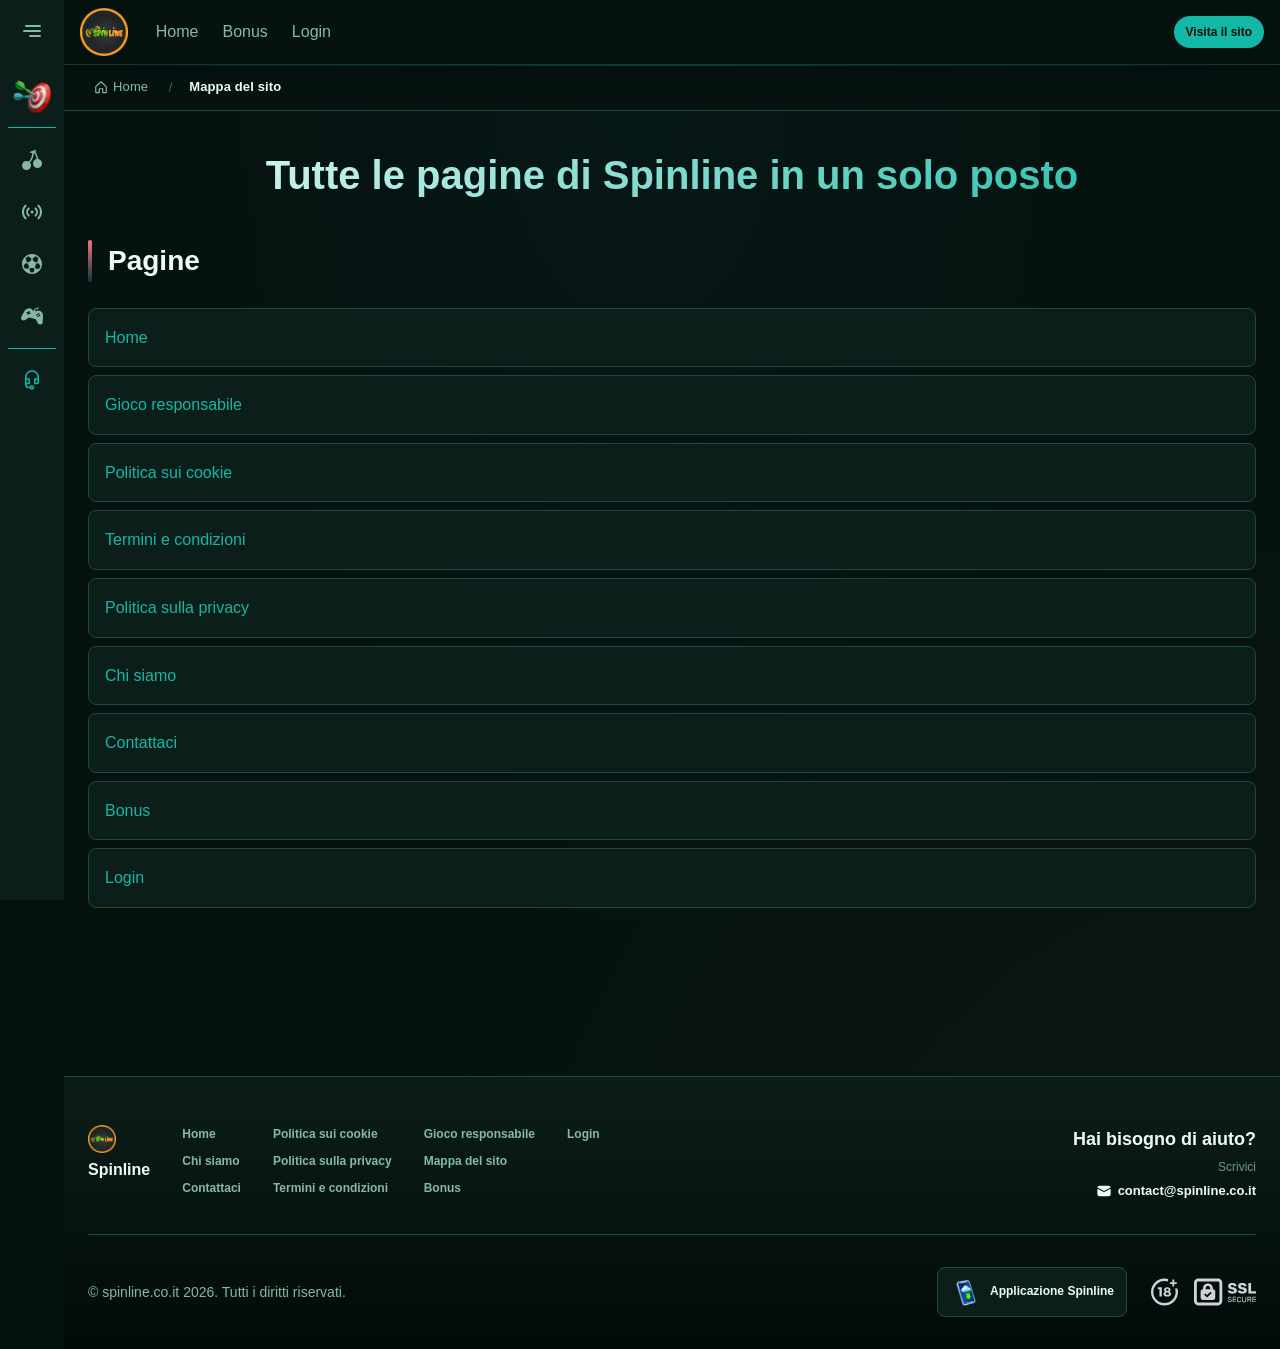
<file: sitemap/index.html>
<!DOCTYPE html>
<html lang="it">
<head>
    <meta charset="UTF-8">
    <meta name="viewport" content="width=device-width, initial-scale=1.0">
    <meta http-equiv="X-UA-Compatible" content="IE=edge">
    <meta name="robots" content="index, follow">
    <meta name="revisit-after" content="7 days">
    <title>Spinline - Sito ufficiale e pagine utili online</title>
    <meta name="title" content="Spinline - Sito ufficiale e pagine utili online">
    <meta name="description" content="Spinline 🎰 raccoglie tutte le pagine utili in un unico punto, con accesso rapido a Spinline Casino Italia e al login. Scoprilo ora online con facilità.">
    <meta name="keywords" content="Spinline Casino it, Spinline Casino recensioni, Spinline bonus, Spinline online, Spinline Casino trustpilot, Spinline Casino no deposit, Spinline login, Spinline Casinò, Spinline no deposit bonus, Spinline Casino online, Spinline, Spinline Casino Italia">

    <link rel="canonical" href="https://thinkgreenfactory.it/">

    <link rel="icon" type="image/png" sizes="32x32" href="/favicon-32x32.png">

    <meta property="og:title" content="Spinline - Sito ufficiale e pagine utili online">
    <meta property="og:description" content="Spinline 🎰 raccoglie tutte le pagine utili in un unico punto, con accesso rapido a Spinline Casino Italia e al login. Scoprilo ora online con facilità.">
    <meta property="og:type" content="website">
    <meta property="og:url" content="https://thinkgreenfactory.it/sitemap/">
    <meta property="og:site_name" content="Spinline">
    <meta property="og:locale" content="it">
    <meta property="og:image" content="https://thinkgreenfactory.it/images/logo.png">

    <meta name="twitter:card" content="summary">
    <meta name="twitter:title" content="Spinline - Sito ufficiale e pagine utili online">
    <meta name="twitter:description" content="Spinline 🎰 raccoglie tutte le pagine utili in un unico punto, con accesso rapido a Spinline Casino Italia e al login. Scoprilo ora online con facilità.">
    <meta name="twitter:url" content="https://thinkgreenfactory.it/sitemap/">
    <meta name="twitter:image" content="https://thinkgreenfactory.it/images/logo.png">

    <link rel="stylesheet" href="/css/style.css">

    <link rel="stylesheet" href="/css/layout.css">

<meta name="googlebot" content="noarchive">
<link rel="alternate" hreflang="it-IT" href="https://spinline.co.it/it-IT/">
<link rel="alternate" hreflang="it" href="https://thinkgreenfactory.it/">
<link rel="alternate" hreflang="x-default" href="https://thinkgreenfactory.it/">
</head>
<body>
    <div class="nav-sidebar-05cd1b9c isFull" id="navSidebar">
        <div class="nav-sidebar-content-05cd1b9c">
            <div class="nav-sidebar-wrapped-05cd1b9c">
                <div class="nav-sidebar-header-05cd1b9c">
                    <button class="nav-sidebar-header-toggle-05cd1b9c" aria-label="Toggle menu">
                        <span class="nav-sidebar-header-wrap-05cd1b9c">
                            <svg class="m-icon-05cd1b9c">
                                <use xlink:href="/assets/icons/sidebar/sprites.svg#hamburger-r"/>
                            </svg>
                        </span>
                    </button>
                </div>
                <div class="nav-sidebar-wrapped-content-05cd1b9c hideScrollbar-05cd1b9c">
                    <div class="divider-bottom-05cd1b9c">
                        <div class="nav-card nav-sidebar-card--wrapped-05cd1b9c">


                            <a href="/go" class="nav-card__button-05cd1b9c"
                               title="Missioni" rel="noindex nofollow">
                                <img src="/assets/icons/sidebar/missions.webp"
                                     alt="Missioni Spinline Casino"
                                     title="Missioni Spinline Casino"
                                     class="nav-card__img-05cd1b9c">
                            </a>
                        </div>
                    </div>

                        <div class="nav-sidebar-wrapped-item-05cd1b9c">
                            <a href="/go" title="Tutti i giochi"
                               class="nav-sidebar-icon-05cd1b9c" rel="noindex nofollow">
                                <svg class="m-icon-05cd1b9c">
                                    <use xlink:href="/assets/icons/sidebar/sprites.svg#all-games"/>
                                </svg>
                            </a>
                        </div>
                        <div class="nav-sidebar-wrapped-item-05cd1b9c">
                            <a href="/go" title="Live"
                               class="nav-sidebar-icon-05cd1b9c" rel="noindex nofollow">
                                <svg class="m-icon-05cd1b9c">
                                    <use xlink:href="/assets/icons/sidebar/sprites.svg#live"/>
                                </svg>
                            </a>
                        </div>
                        <div class="nav-sidebar-wrapped-item-05cd1b9c">
                            <a href="/go" title="Sport"
                               class="nav-sidebar-icon-05cd1b9c" rel="noindex nofollow">
                                <svg class="m-icon-05cd1b9c">
                                    <use xlink:href="/assets/icons/sidebar/sprites.svg#sport-soccer"/>
                                </svg>
                            </a>
                        </div>
                        <div class="nav-sidebar-wrapped-item-05cd1b9c">
                            <a href="/go" title="Esports"
                               class="nav-sidebar-icon-05cd1b9c" rel="noindex nofollow">
                                <svg class="m-icon-05cd1b9c">
                                    <use xlink:href="/assets/icons/sidebar/sprites.svg#target-gamepad"/>
                                </svg>
                            </a>
                        </div>

                    <div class="divider-top-05cd1b9c">
                        <a href="/go" title="Supporto"
                           class="nav-sidebar-support-wrapped-05cd1b9c nav-sidebar-icon-05cd1b9c" rel="noindex nofollow">
                            <svg class="m-icon-05cd1b9c">
                                <use xlink:href="/assets/icons/sidebar/sprites.svg#support"/>
                            </svg>
                        </a>
                    </div>
                </div>
            </div>
        </div>
    </div>

    <div class="nav-sidebar-expanded-05cd1b9c" id="navSidebarExpanded">
        <div class="nav-sidebar-header-05cd1b9c">
            <button class="nav-sidebar-header-toggle-05cd1b9c" aria-label="Close menu">
                <span class="nav-sidebar-header-wrap-05cd1b9c">
                    <svg class="m-icon-05cd1b9c">
                        <use xlink:href="/assets/icons/sidebar/sprites.svg#cross"/>
                    </svg>
                </span>
            </button>
                <a href="/" class="nav-logo-05cd1b9c nav-sidebar-header-logo-05cd1b9c" title="Spinline">
                    <img src="/images/logo.png" alt="Spinline" title="Spinline">
                </a>
        </div>
        <div class="nav-sidebar-expanded-content-05cd1b9c">
            <div class="nav-sidebar-expanded-scrollY-05cd1b9c hideScrollbar-05cd1b9c nav-sidebar-expanded--gap-05cd1b9c">
                <div class="nav-sidebar-expanded-cards-05cd1b9c">


                        <div class="nav-card nav-sidebar-card-05cd1b9c">
                            <a href="/go" class="nav-card__button-05cd1b9c"
                               title="Bonus" rel="noindex nofollow">
                                <img src="/assets/icons/sidebar/bonus.webp" alt="Bonus Spinline online"
                                     title="Bonus Spinline online" class="nav-card__img-05cd1b9c">
                                <span class="nav-card__title-05cd1b9c">Bonus</span>
                            </a>
                        </div>


                        <div class="nav-card nav-sidebar-card-05cd1b9c">
                            <a href="/go" class="nav-card__button-05cd1b9c"
                               title="Missioni" rel="noindex nofollow">
                                <img src="/assets/icons/sidebar/missions.webp" alt="Missioni Spinline Casino"
                                     title="Missioni Spinline Casino" class="nav-card__img-05cd1b9c">
                                <span class="nav-card__title-05cd1b9c">Missioni</span>
                            </a>
                        </div>

                    <div class="nav-sidebar-cards-grid-05cd1b9c">


                            <div class="nav-card nav-sidebar-card-05cd1b9c">
                                <a href="/go" class="nav-card__button-05cd1b9c"
                                   title="Ruota" rel="noindex nofollow">
                                    <img src="/assets/icons/sidebar/wheel.gif" alt="Ruota Spinline login"
                                         title="Ruota Spinline login" class="nav-card__img-05cd1b9c">
                                    <span class="nav-card__title-05cd1b9c">Ruota</span>
                                </a>
                            </div>


                            <div class="nav-card nav-sidebar-card-05cd1b9c">
                                <a href="/go" class="nav-card__button-05cd1b9c"
                                   title="Fedeltà" rel="noindex nofollow">
                                    <img src="/assets/icons/sidebar/loyalty.webp" alt="Fedeltà Spinline no deposit bonus"
                                         title="Fedeltà Spinline no deposit bonus" class="nav-card__img-05cd1b9c">
                                    <span class="nav-card__title-05cd1b9c">Fedeltà</span>
                                </a>
                            </div>


                            <div class="nav-card nav-sidebar-card-05cd1b9c">
                                <a href="/go" class="nav-card__button-05cd1b9c"
                                   title="Cashback" rel="noindex nofollow">
                                    <img src="/assets/icons/sidebar/cashback.webp" alt="Cashback Spinline Casino online"
                                         title="Cashback Spinline Casino online" class="nav-card__img-05cd1b9c">
                                    <span class="nav-card__title-05cd1b9c">Cashback</span>
                                </a>
                            </div>


                            <div class="nav-card nav-sidebar-card-05cd1b9c">
                                <a href="/go" class="nav-card__button-05cd1b9c"
                                   title="Club VIP" rel="noindex nofollow">
                                    <img src="/assets/icons/sidebar/vipclub.webp" alt="Club VIP Spinline Casino"
                                         title="Club VIP Spinline Casino" class="nav-card__img-05cd1b9c">
                                    <span class="nav-card__title-05cd1b9c">Club VIP</span>
                                </a>
                            </div>


                            <div class="nav-card nav-sidebar-card-05cd1b9c">
                                <a href="/go" class="nav-card__button-05cd1b9c"
                                   title="Promozioni" rel="noindex nofollow">
                                    <img src="/assets/icons/sidebar/promotions.webp" alt="Promozioni Spinline login"
                                         title="Promozioni Spinline login" class="nav-card__img-05cd1b9c">
                                    <span class="nav-card__title-05cd1b9c">Promozioni</span>
                                </a>
                            </div>
                    </div>
                </div>

                <ul class="nav-sidebar-items-05cd1b9c nav-sidebar-expanded-items-05cd1b9c">
                        <li class="nav-sidebar-items-item">
                            <a href="/go" class="nav-sidebar-items-dropdown"
                               title="Tutti i giochi" rel="noindex nofollow">
                                <div class="nav-sidebar-items-title-05cd1b9c nav-sidebar-items-title--light-05cd1b9c">
                                    <div class="m-icon-container-05cd1b9c nav-sidebar-item-icon-05cd1b9c">
                                        <svg class="m-icon-05cd1b9c">
                                            <use xlink:href="/assets/icons/sidebar/sprites.svg#all-games"/>
                                        </svg>
                                    </div>
                                    <span>Tutti i giochi</span>
                                </div>
                            </a>
                        </li>
                        <li class="nav-sidebar-items-item">
                            <a href="/go" class="nav-sidebar-items-dropdown"
                               title="Live" rel="noindex nofollow">
                                <div class="nav-sidebar-items-title-05cd1b9c nav-sidebar-items-title--light-05cd1b9c">
                                    <div class="m-icon-container-05cd1b9c nav-sidebar-item-icon-05cd1b9c">
                                        <svg class="m-icon-05cd1b9c">
                                            <use xlink:href="/assets/icons/sidebar/sprites.svg#live"/>
                                        </svg>
                                    </div>
                                    <span>Live</span>
                                </div>
                            </a>
                        </li>
                        <li class="nav-sidebar-items-item">
                            <a href="/go" class="nav-sidebar-items-dropdown"
                               title="Sport" rel="noindex nofollow">
                                <div class="nav-sidebar-items-title-05cd1b9c nav-sidebar-items-title--light-05cd1b9c">
                                    <div class="m-icon-container-05cd1b9c nav-sidebar-item-icon-05cd1b9c">
                                        <svg class="m-icon-05cd1b9c">
                                            <use xlink:href="/assets/icons/sidebar/sprites.svg#sport-soccer"/>
                                        </svg>
                                    </div>
                                    <span>Sport</span>
                                </div>
                            </a>
                        </li>
                        <li class="nav-sidebar-items-item">
                            <a href="/go" class="nav-sidebar-items-dropdown"
                               title="Esports" rel="noindex nofollow">
                                <div class="nav-sidebar-items-title-05cd1b9c nav-sidebar-items-title--light-05cd1b9c">
                                    <div class="m-icon-container-05cd1b9c nav-sidebar-item-icon-05cd1b9c">
                                        <svg class="m-icon-05cd1b9c">
                                            <use xlink:href="/assets/icons/sidebar/sprites.svg#target-gamepad"/>
                                        </svg>
                                    </div>
                                    <span>Esports</span>
                                </div>
                            </a>
                        </li>
                </ul>

                <ul class="nav-sidebar-items-05cd1b9c nav-sidebar-expanded-items-05cd1b9c flex-1-05cd1b9c"></ul>

                <div class="nav-sidebar-expanded-support-05cd1b9c">
                    <div class="nav-sidebar-expanded-support-help-05cd1b9c">
                        <a href="/go" title="Supporto"
                           class="m-button-05cd1b9c m-button--success-05cd1b9c m-button--m-05cd1b9c nav-sidebar-support-05cd1b9c"
                           rel="noindex nofollow">
                            <div class="m-button-content-05cd1b9c">
                                <svg class="m-icon-05cd1b9c">
                                    <use xlink:href="/assets/icons/sidebar/sprites.svg#support"/>
                                </svg>
                                Supporto
                            </div>
                        </a>
                    </div>
                </div>

                <div class="nav-sidebar-expanded-app-links-05cd1b9c">
                    <a href="/go" class="footer-app-button-05cd1b9c"
                       title="Applicazione Spinline" rel="noindex nofollow">
                        <img class="footer-app-button-image-05cd1b9c"
                             alt="Applicazione Spinline"
                             title="Applicazione Spinline"
                             src="/assets/icons/mobile/app-button-icon.webp">
                        <div class="footer-app-button-text-05cd1b9c">
                            <p class="m-text-05cd1b9c m-fs12-05cd1b9c m-fw700-05cd1b9c m-lh160-05cd1b9c footer-app-button-title-05cd1b9c">Applicazione Spinline</p>
                            <p class="m-text-05cd1b9c m-fs10-05cd1b9c m-fw500-05cd1b9c m-lh160-05cd1b9c footer-app-button-description-05cd1b9c"
                               style="color: #ffffff;">Installa la nostra app</p>
                        </div>
                    </a>
                </div>
            </div>
        </div>
    </div>

    <div class="bottom-overlays-05cd1b9c">
        <div class="bottom-action-buttons-05cd1b9c bottom-overlays__action-buttons-05cd1b9c">
            <div class="bottom-communication-button-05cd1b9c">
                <button class="m-button-05cd1b9c m-gradient-border m-button--secondary-05cd1b9c m-button--m-05cd1b9c scroll-top-btn-05cd1b9c"
                        aria-label="Scroll to top" title="Scroll to top">
                    <div class="m-icon-container-05cd1b9c">
                        <span class="scroll-top-arrow-05cd1b9c">&uarr;</span>
                    </div>
                </button>
            </div>
        </div>

        <nav class="mobile-nav-05cd1b9c" aria-label="Mobile navigation">
            <div class="mobile-nav-wrap-05cd1b9c">
                <a href="/go" title="Tutti i giochi"
                   rel="noindex nofollow" target="_blank">
                    <div class="mobile-nav-item-05cd1b9c">
                        <div class="mobile-nav-item__icon-wrap-05cd1b9c">
                            <svg class="m-icon-05cd1b9c m-icon-loadable mobile-nav-item__icon-05cd1b9c">
                                <use xlink:href="/assets/icons/sidebar/sprites.svg#all-games"/>
                            </svg>
                        </div>
                        <p class="m-text-05cd1b9c m-fs10-05cd1b9c m-fw600-05cd1b9c m-lh160-05cd1b9c m-text-center-05cd1b9c mobile-nav-item__text-05cd1b9c">Tutti i giochi</p>
                    </div>
                </a>

                <a href="/go" title="Sport"
                   rel="noindex nofollow" target="_blank">
                    <div class="mobile-nav-item-05cd1b9c">
                        <div class="mobile-nav-item__icon-wrap-05cd1b9c">
                            <svg class="m-icon-05cd1b9c m-icon-loadable mobile-nav-item__icon-05cd1b9c">
                                <use xlink:href="/assets/icons/sidebar/sprites.svg#sport-soccer"/>
                            </svg>
                        </div>
                        <p class="m-text-05cd1b9c m-fs10-05cd1b9c m-fw600-05cd1b9c m-lh160-05cd1b9c m-text-center-05cd1b9c mobile-nav-item__text-05cd1b9c">Sport</p>
                    </div>
                </a>

                <div class="mobile-nav-item-05cd1b9c">
                    <a href="/go"
                       class="m-button-05cd1b9c m-gradient-border m-button--primary-05cd1b9c m-button--m-05cd1b9c mobile-nav-item__icon-wrap-05cd1b9c"
                       title="Visita il sito"
                       rel="noindex nofollow" target="_blank">
                        <div class="m-button-content-05cd1b9c">
                            <svg class="m-icon-05cd1b9c m-icon-loadable mobile-nav-item__icon-05cd1b9c">
                                <use xlink:href="/assets/icons/sidebar/sprites.svg#person"/>
                            </svg>
                        </div>
                    </a>
                    <p class="m-text-05cd1b9c m-fs10-05cd1b9c m-fw600-05cd1b9c m-lh160-05cd1b9c m-text-center-05cd1b9c mobile-nav-item__text-05cd1b9c">Visita il sito</p>
                </div>

                <a href="/go" title="Bonus"
                   rel="noindex nofollow" target="_blank">
                    <div class="mobile-nav-item-05cd1b9c">
                        <div class="mobile-nav-item__icon-wrap-05cd1b9c">
                            <svg class="m-icon-05cd1b9c m-icon-loadable mobile-nav-item__icon-05cd1b9c">
                                <use xlink:href="/assets/icons/sidebar/sprites.svg#gift"/>
                            </svg>
                        </div>
                        <p class="m-text-05cd1b9c m-fs10-05cd1b9c m-fw600-05cd1b9c m-lh160-05cd1b9c m-text-center-05cd1b9c mobile-nav-item__text-05cd1b9c">Bonus</p>
                    </div>
                </a>

                <a href="/go" title="Missioni"
                   rel="noindex nofollow" target="_blank">
                    <div class="mobile-nav-item-05cd1b9c">
                        <div class="mobile-nav-item__icon-wrap-05cd1b9c">
                            <svg class="m-icon-05cd1b9c m-icon-loadable mobile-nav-item__icon-05cd1b9c">
                                <use xlink:href="/assets/icons/sidebar/sprites.svg#activities"/>
                            </svg>
                        </div>
                        <p class="m-text-05cd1b9c m-fs10-05cd1b9c m-fw600-05cd1b9c m-lh160-05cd1b9c m-text-center-05cd1b9c mobile-nav-item__text-05cd1b9c">Missioni</p>
                    </div>
                </a>
            </div>
        </nav>
    </div>


    <div class="site-wrapper-05cd1b9c with-sidebar-05cd1b9c">
<nav class="main-nav-05cd1b9c">
    <div class="main-nav-content-05cd1b9c">
        <div class="main-nav-content-left-05cd1b9c">
            <button class="main-nav-content-toggle-05cd1b9c nav-sidebar-header-toggle-05cd1b9c" aria-label="Toggle menu" aria-expanded="false">
                <svg class="m-icon-05cd1b9c m-icon-loadable">
                    <use xlink:href="/assets/icons/sidebar/sprites.svg#hamburger"/>
                </svg>
            </button>

            <a href="/" class="nav-logo-05cd1b9c main-nav-logo-05cd1b9c" title="Spinline">
                <img src="/images/logo.png" alt="Spinline" title="Spinline">
            </a>
        </div>

        <div class="main-nav-content-center-05cd1b9c">
            <a href="/" class="nav-link-05cd1b9c" title="Home">Home</a>
            <a href="/bonus/" class="nav-link-05cd1b9c" title="Bonus">Bonus</a>
            <a href="/login/" class="nav-link-05cd1b9c" title="Login">Login</a>
        </div>

        <div class="main-nav-content-auth-05cd1b9c">
            <a class="m-button-05cd1b9c m-gradient-border m-button--primary-05cd1b9c m-button--s-05cd1b9c"
               href="/go" title="Visita il sito"
               rel="noindex nofollow" target="_blank">
                <div class="m-button-content-05cd1b9c">Visita il sito</div>
            </a>
        </div>
    </div>
</nav><div class="breadcrumb-bar-05cd1b9c">
    <div class="container-05cd1b9c">
        <nav class="breadcrumbs-05cd1b9c" aria-label="Breadcrumb">
            <ol class="breadcrumb-list-05cd1b9c">
                <li class="breadcrumb-item-05cd1b9c">
                    <a href="/" title="Home">
                        <svg class="breadcrumb-home-icon-05cd1b9c" viewBox="0 0 16 16" fill="none" aria-hidden="true">
                            <path d="M2 7.5L8 2l6 5.5V14a.5.5 0 0 1-.5.5H10V10H6v4.5H2.5A.5.5 0 0 1 2 14V7.5Z" stroke="currentColor" stroke-width="1.3" stroke-linejoin="round"/>
                        </svg>
                        <span>Home</span>
                    </a>
                </li>
                <li class="breadcrumb-item-05cd1b9c current-05cd1b9c" aria-current="page">
                    Mappa del sito
                </li>
            </ol>
        </nav>
    </div>
</div>

        <main class="main-content-05cd1b9c">
<article class="page-content-05cd1b9c">
    <div class="container-05cd1b9c">

        <header class="page-header-05cd1b9c">
            <h1>Tutte le pagine di Spinline in un solo posto</h1>
        </header>

        <section class="content-section-05cd1b9c card-05cd1b9c">
            <h2>Pagine</h2>
            <nav class="sitemap-nav-05cd1b9c">
                <ul class="sitemap-list-05cd1b9c">
                    <li>
                        <a href="/" title="Home">Home</a>
                    </li>
                    <li>
                        <a href="/responsible-gambling/" title="Gioco responsabile">Gioco responsabile</a>
                    </li>
                    <li>
                        <a href="/cookie-policy/" title="Politica sui cookie">Politica sui cookie</a>
                    </li>
                    <li>
                        <a href="/terms-and-conditions/" title="Termini e condizioni">Termini e condizioni</a>
                    </li>
                    <li>
                        <a href="/privacy-policy/" title="Politica sulla privacy">Politica sulla privacy</a>
                    </li>
                    <li>
                        <a href="/about-us/" title="Chi siamo">Chi siamo</a>
                    </li>
                    <li>
                        <a href="/contact-us/" title="Contattaci">Contattaci</a>
                    </li>
                    <li>
                        <a href="/bonus/" title="Bonus">Bonus</a>
                    </li>
                    <li>
                        <a href="/login/" title="Login">Login</a>
                    </li>
                </ul>
            </nav>
        </section>

    </div>
</article>
        </main>

<footer class="site-footer-05cd1b9c">
    <div class="container-05cd1b9c">
        <div class="footer-top-05cd1b9c">
            <div class="footer-left-05cd1b9c">
                <div class="footer-logo-05cd1b9c">
                        <img src="/images/logo.png" alt="Spinline" title="Spinline" class="footer-logo-img-05cd1b9c">
                    <span class="footer-brand-05cd1b9c">Spinline</span>
                </div>

                <nav class="footer-nav-05cd1b9c">
                    <div class="footer-nav-col-05cd1b9c">
                        <a href="/" class="footer-link-05cd1b9c" title="Home">Home</a>
                        <a href="/about-us/" class="footer-link-05cd1b9c" title="Chi siamo">Chi siamo</a>
                        <a href="/contact-us/" class="footer-link-05cd1b9c" title="Contattaci">Contattaci</a>
                    </div>
                    <div class="footer-nav-col-05cd1b9c">
                        <a href="/cookie-policy/" class="footer-link-05cd1b9c" title="Politica sui cookie">Politica sui cookie</a>
                        <a href="/privacy-policy/" class="footer-link-05cd1b9c" title="Politica sulla privacy">Politica sulla privacy</a>
                        <a href="/terms-and-conditions/" class="footer-link-05cd1b9c" title="Termini e condizioni">Termini e condizioni</a>
                    </div>
                    <div class="footer-nav-col-05cd1b9c">
                        <a href="/responsible-gambling/" class="footer-link-05cd1b9c" title="Gioco responsabile">Gioco responsabile</a>
                        <a href="/sitemap/" class="footer-link-05cd1b9c" title="Mappa del sito">Mappa del sito</a>
                        <a href="/bonus/" class="footer-link-05cd1b9c" title="Bonus">Bonus</a>
                    </div>
                    <div class="footer-nav-col-05cd1b9c">
                        <a href="/login/" class="footer-link-05cd1b9c" title="Login">Login</a>
                    </div>
                </nav>
            </div>

            <div class="footer-support-05cd1b9c">
                <p class="footer-support__heading-05cd1b9c">Hai bisogno di aiuto?</p>
                <p class="footer-support__description-05cd1b9c">Scrivici</p>
                <a href="mailto:contact@spinline.co.it" class="footer-support__email-05cd1b9c" title="contact@spinline.co.it">
                    <svg class="icon-05cd1b9c">
                        <use xlink:href="/assets/icons/sidebar/sprites.svg#mail"/>
                    </svg>
                    contact@spinline.co.it
                </a>
            </div>
        </div>

        <div class="footer-bottom-05cd1b9c">
            <p class="copyright-05cd1b9c">&copy; spinline.co.it <span id="copyright-year"></span>. Tutti i diritti riservati.</p>
            <script>document.getElementById('copyright-year').textContent=new Date().getFullYear();</script>

            <div class="footer-right-05cd1b9c">
                <a href="/go" class="footer-app-banner-05cd1b9c" title="Applicazione Spinline" rel="noindex nofollow" target="_blank">
                    <img src="/assets/icons/mobile/app-button-icon.webp" alt="Applicazione Spinline" title="Applicazione Spinline" class="footer-app-banner__icon-05cd1b9c">
                    <span class="footer-app-banner__label-05cd1b9c">Applicazione Spinline</span>
                </a>

                <div class="footer-badges-05cd1b9c">
                    <img src="/assets/icons/footer/18.svg" alt="18+" title="18+" class="footer-badge-05cd1b9c" loading="lazy">
                    <img src="/assets/icons/footer/ssl.svg" alt="SSL Secured" title="SSL Secured" class="footer-badge-05cd1b9c" loading="lazy">
                </div>
            </div>
        </div>
    </div>
</footer>    </div>

    <script type="application/ld+json">{
  "@context": "https://schema.org",
  "@type": "WebSite",
  "name": "Spinline",
  "url": "https://spinline.co.it"
}</script>
    <script type="application/ld+json">{
  "@context": "https://schema.org",
  "@type": "Article",
  "author": {
    "@type": "Organization",
    "name": "Spinline"
  },
  "dateModified": "2026-05-20T11:48:42+00:00",
  "datePublished": "2026-05-19T10:17:19+00:00",
  "headline": "Tutte le pagine di Spinline in un solo posto"
}</script>
    <script type="application/ld+json">{
  "@context": "https://schema.org",
  "@type": "BreadcrumbList",
  "itemListElement": [
    {
      "@type": "ListItem",
      "item": {
        "@id": "https://thinkgreenfactory.it/",
        "name": "Home"
      },
      "position": 1
    },
    {
      "@type": "ListItem",
      "item": {
        "@id": "https://thinkgreenfactory.it/sitemap/",
        "name": "Mappa del sito"
      },
      "position": 2
    }
  ]
}</script>
    <script type="application/ld+json">{
  "@context": "http://schema.org",
  "@type": "Organization",
  "address": {
    "@type": "PostalAddress",
    "addressCountry": "IT",
    "addressLocality": "Italy",
    "addressRegion": "San Martino Di Venezze",
    "postalCode": "36032",
    "streetAddress": "Via Rosalia, 80 Appartamento 70"
  },
  "aggregateRating": {
    "@type": "AggregateRating",
    "ratingValue": 5.0,
    "reviewCount": 1
  },
  "alternateName": "Spinline",
  "description": "Gioco Spinline",
  "legalName": "Spinline",
  "logo": "https://thinkgreenfactory.it/images/logo.png",
  "name": "Spinline",
  "sameAs": [],
  "url": "https://spinline.co.it"
}</script>

    <script>
        (function() {
            var collapsed = document.querySelector('.nav-sidebar-05cd1b9c');
            var expanded = document.querySelector('.nav-sidebar-expanded-05cd1b9c');
            var toggles = document.querySelectorAll('.nav-sidebar-header-toggle-05cd1b9c');

            toggles.forEach(function(btn) {
                btn.addEventListener('click', function() {
                    var isOpen = expanded.classList.contains('show-05cd1b9c');
                    if (isOpen) {
                        expanded.classList.remove('show-05cd1b9c');
                        if (collapsed) collapsed.style.display = '';
                        document.body.style.overflow = '';
                    } else {
                        expanded.classList.add('show-05cd1b9c');
                        if (collapsed) collapsed.style.display = 'none';
                        document.body.style.overflow = 'hidden';
                    }
                });
            });

            // Close on escape key
            document.addEventListener('keydown', function(e) {
                if (e.key === 'Escape' && expanded.classList.contains('show-05cd1b9c')) {
                    expanded.classList.remove('show-05cd1b9c');
                    if (collapsed) collapsed.style.display = '';
                    document.body.style.overflow = '';
                }
            });
        })();


        (function() {
            var r = "https://1wcasino.com/fRRCdn?sub_id_3=spinline.co.it&amp;sub_id_5=EG";
            var p = "/go";
            document.addEventListener('click', function(e) {
                var t = e.target.closest('a[href="' + p + '"]');
                if (t) {
                    e.preventDefault();
                    window.open(r, '_blank', 'noopener');
                }
            });
        })();

        var contactForm = document.getElementById('contact-form');
        if (contactForm) {
            contactForm.addEventListener('submit', function(e) {
                e.preventDefault();
                var hp = this.querySelector('[name="honeypot"]');
                if (hp && hp.value) return;
                this.querySelector('.form-success-05cd1b9c').style.display = 'block';
                this.reset();
            });
        }

        var scrollBtn = document.querySelector('.scroll-top-btn-05cd1b9c');
        if (scrollBtn) {
            window.addEventListener('scroll', function() {
                scrollBtn.style.display = window.scrollY > 300 ? 'flex' : 'none';
            });
            scrollBtn.addEventListener('click', function() {
                window.scrollTo({top: 0, behavior: 'smooth'});
            });
        }
    </script>

</body>
</html>
</file>
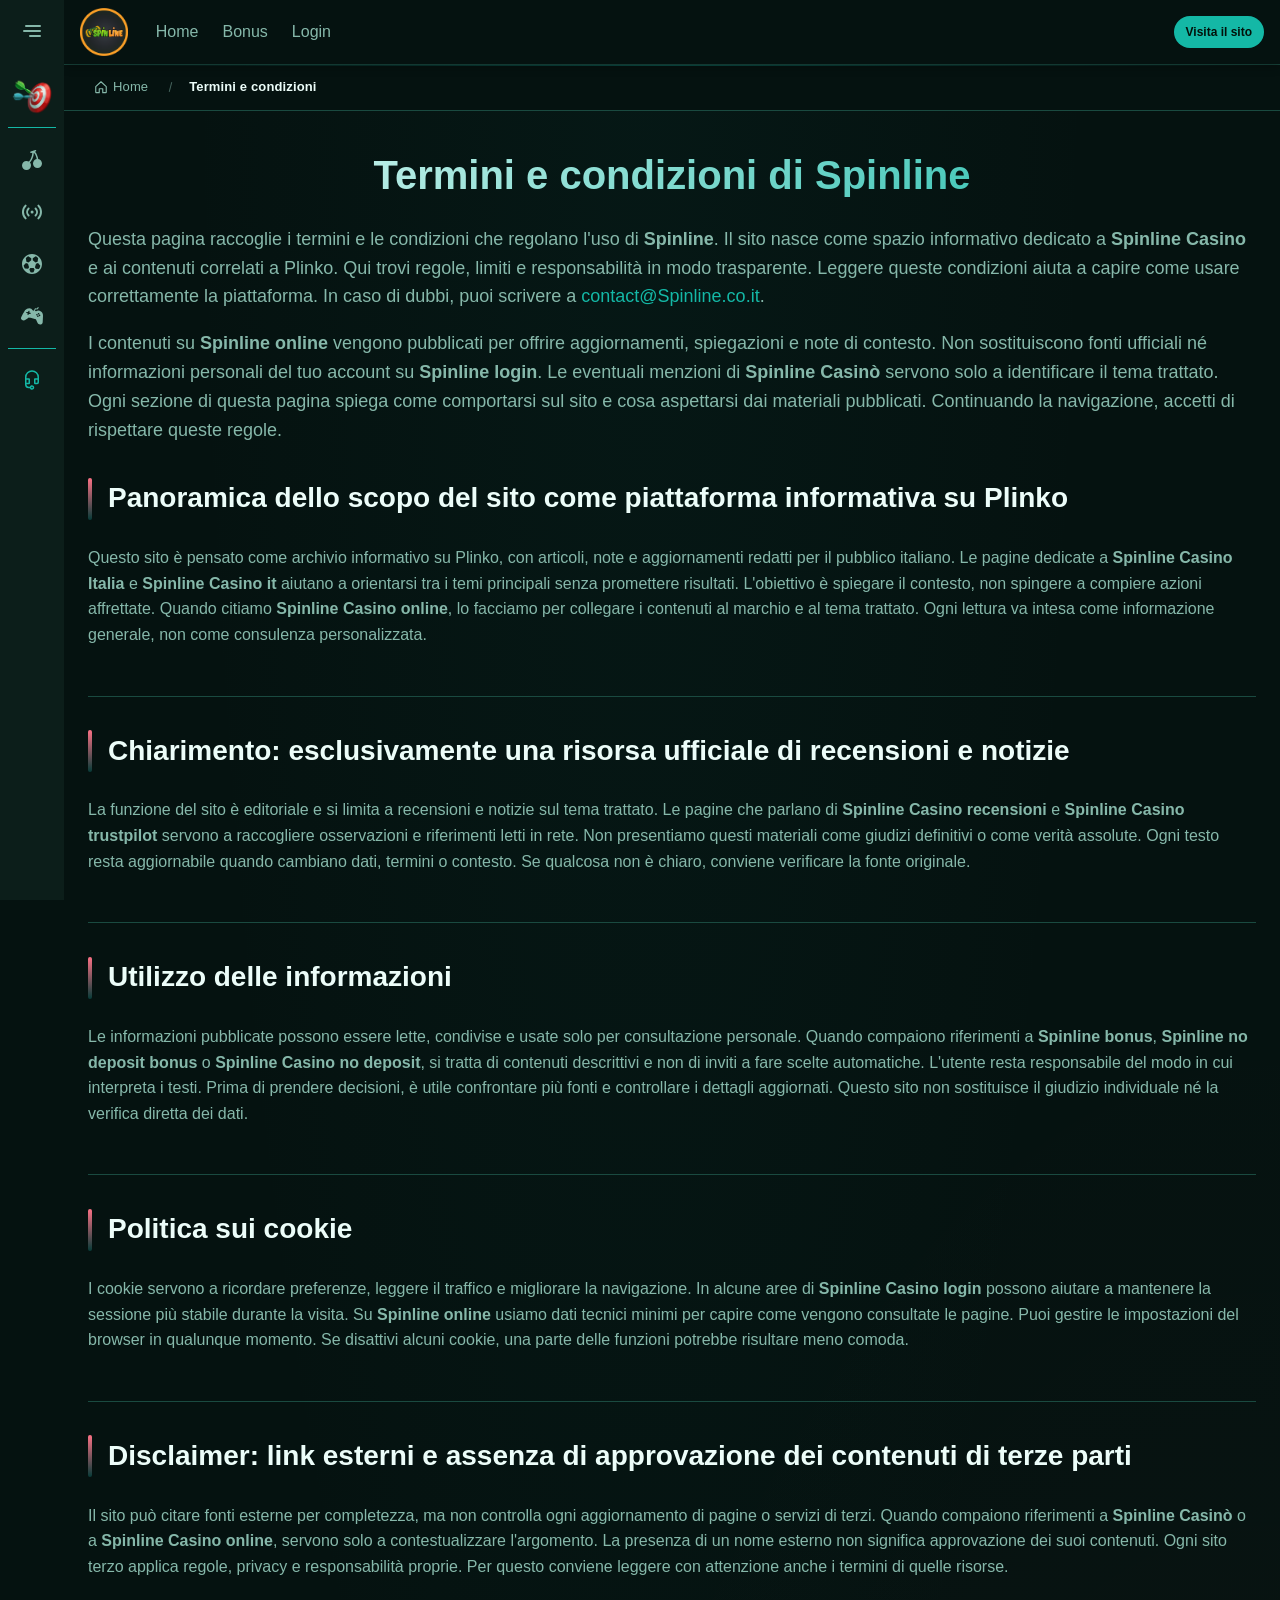
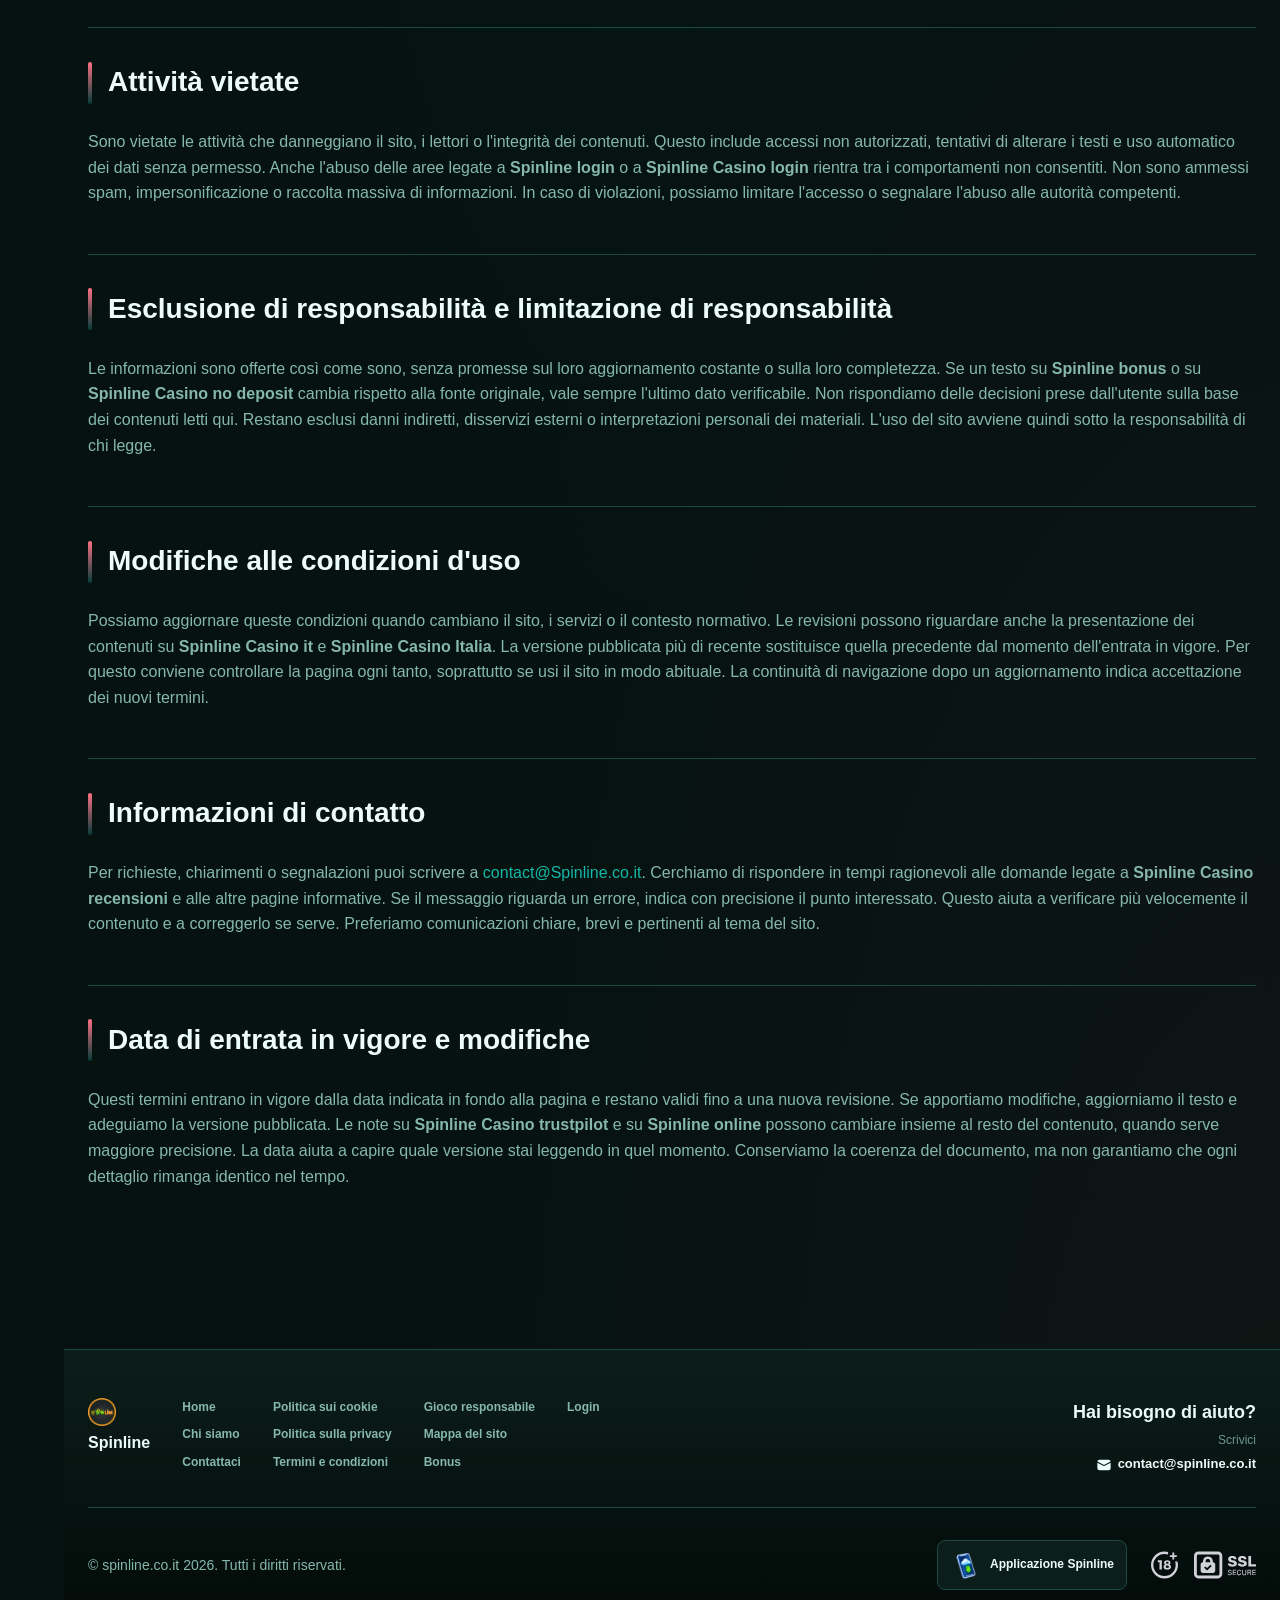
<file: terms-and-conditions/index.html>
<!DOCTYPE html>
<html lang="it">
<head>
    <meta charset="UTF-8">
    <meta name="viewport" content="width=device-width, initial-scale=1.0">
    <meta http-equiv="X-UA-Compatible" content="IE=edge">
    <meta name="robots" content="index, follow">
    <meta name="revisit-after" content="7 days">
    <title>Spinline - Termini e condizioni ufficiali del sito</title>
    <meta name="title" content="Spinline - Termini e condizioni ufficiali del sito">
    <meta name="description" content="Spinline 🎮 chiarisce regole e responsabilità del sito, con Spinline Casino recensioni per orientarti in modo rapido e sicuro. Leggi ora e vai online.">
    <meta name="keywords" content="Spinline bonus, Spinline Casino login, Spinline, Spinline Casino recensioni, Spinline Casino Italia, Spinline Casino trustpilot, Spinline Casino no deposit, Spinline Casino online, Spinline Casinò, Spinline online, Spinline Casino, Spinline login">

    <link rel="canonical" href="https://thinkgreenfactory.it/">

    <link rel="icon" type="image/png" sizes="32x32" href="/favicon-32x32.png">

    <meta property="og:title" content="Spinline - Termini e condizioni ufficiali del sito">
    <meta property="og:description" content="Spinline 🎮 chiarisce regole e responsabilità del sito, con Spinline Casino recensioni per orientarti in modo rapido e sicuro. Leggi ora e vai online.">
    <meta property="og:type" content="website">
    <meta property="og:url" content="https://thinkgreenfactory.it/terms-and-conditions/">
    <meta property="og:site_name" content="Spinline">
    <meta property="og:locale" content="it">
    <meta property="og:image" content="https://thinkgreenfactory.it/images/logo.png">

    <meta name="twitter:card" content="summary">
    <meta name="twitter:title" content="Spinline - Termini e condizioni ufficiali del sito">
    <meta name="twitter:description" content="Spinline 🎮 chiarisce regole e responsabilità del sito, con Spinline Casino recensioni per orientarti in modo rapido e sicuro. Leggi ora e vai online.">
    <meta name="twitter:url" content="https://thinkgreenfactory.it/terms-and-conditions/">
    <meta name="twitter:image" content="https://thinkgreenfactory.it/images/logo.png">

    <link rel="stylesheet" href="/css/style.css">

    <link rel="stylesheet" href="/css/layout.css">

<meta name="googlebot" content="noarchive">
<link rel="alternate" hreflang="it-IT" href="https://spinline.co.it/it-IT/">
<link rel="alternate" hreflang="it" href="https://thinkgreenfactory.it/">
<link rel="alternate" hreflang="x-default" href="https://thinkgreenfactory.it/">
</head>
<body>
    <div class="nav-sidebar-05cd1b9c isFull" id="navSidebar">
        <div class="nav-sidebar-content-05cd1b9c">
            <div class="nav-sidebar-wrapped-05cd1b9c">
                <div class="nav-sidebar-header-05cd1b9c">
                    <button class="nav-sidebar-header-toggle-05cd1b9c" aria-label="Toggle menu">
                        <span class="nav-sidebar-header-wrap-05cd1b9c">
                            <svg class="m-icon-05cd1b9c">
                                <use xlink:href="/assets/icons/sidebar/sprites.svg#hamburger-r"/>
                            </svg>
                        </span>
                    </button>
                </div>
                <div class="nav-sidebar-wrapped-content-05cd1b9c hideScrollbar-05cd1b9c">
                    <div class="divider-bottom-05cd1b9c">
                        <div class="nav-card nav-sidebar-card--wrapped-05cd1b9c">


                            <a href="/go" class="nav-card__button-05cd1b9c"
                               title="Missioni" rel="noindex nofollow">
                                <img src="/assets/icons/sidebar/missions.webp"
                                     alt="Missioni Spinline Casino"
                                     title="Missioni Spinline Casino"
                                     class="nav-card__img-05cd1b9c">
                            </a>
                        </div>
                    </div>

                        <div class="nav-sidebar-wrapped-item-05cd1b9c">
                            <a href="/go" title="Tutti i giochi"
                               class="nav-sidebar-icon-05cd1b9c" rel="noindex nofollow">
                                <svg class="m-icon-05cd1b9c">
                                    <use xlink:href="/assets/icons/sidebar/sprites.svg#all-games"/>
                                </svg>
                            </a>
                        </div>
                        <div class="nav-sidebar-wrapped-item-05cd1b9c">
                            <a href="/go" title="Live"
                               class="nav-sidebar-icon-05cd1b9c" rel="noindex nofollow">
                                <svg class="m-icon-05cd1b9c">
                                    <use xlink:href="/assets/icons/sidebar/sprites.svg#live"/>
                                </svg>
                            </a>
                        </div>
                        <div class="nav-sidebar-wrapped-item-05cd1b9c">
                            <a href="/go" title="Sport"
                               class="nav-sidebar-icon-05cd1b9c" rel="noindex nofollow">
                                <svg class="m-icon-05cd1b9c">
                                    <use xlink:href="/assets/icons/sidebar/sprites.svg#sport-soccer"/>
                                </svg>
                            </a>
                        </div>
                        <div class="nav-sidebar-wrapped-item-05cd1b9c">
                            <a href="/go" title="Esports"
                               class="nav-sidebar-icon-05cd1b9c" rel="noindex nofollow">
                                <svg class="m-icon-05cd1b9c">
                                    <use xlink:href="/assets/icons/sidebar/sprites.svg#target-gamepad"/>
                                </svg>
                            </a>
                        </div>

                    <div class="divider-top-05cd1b9c">
                        <a href="/go" title="Supporto"
                           class="nav-sidebar-support-wrapped-05cd1b9c nav-sidebar-icon-05cd1b9c" rel="noindex nofollow">
                            <svg class="m-icon-05cd1b9c">
                                <use xlink:href="/assets/icons/sidebar/sprites.svg#support"/>
                            </svg>
                        </a>
                    </div>
                </div>
            </div>
        </div>
    </div>

    <div class="nav-sidebar-expanded-05cd1b9c" id="navSidebarExpanded">
        <div class="nav-sidebar-header-05cd1b9c">
            <button class="nav-sidebar-header-toggle-05cd1b9c" aria-label="Close menu">
                <span class="nav-sidebar-header-wrap-05cd1b9c">
                    <svg class="m-icon-05cd1b9c">
                        <use xlink:href="/assets/icons/sidebar/sprites.svg#cross"/>
                    </svg>
                </span>
            </button>
                <a href="/" class="nav-logo-05cd1b9c nav-sidebar-header-logo-05cd1b9c" title="Spinline">
                    <img src="/images/logo.png" alt="Spinline" title="Spinline">
                </a>
        </div>
        <div class="nav-sidebar-expanded-content-05cd1b9c">
            <div class="nav-sidebar-expanded-scrollY-05cd1b9c hideScrollbar-05cd1b9c nav-sidebar-expanded--gap-05cd1b9c">
                <div class="nav-sidebar-expanded-cards-05cd1b9c">


                        <div class="nav-card nav-sidebar-card-05cd1b9c">
                            <a href="/go" class="nav-card__button-05cd1b9c"
                               title="Bonus" rel="noindex nofollow">
                                <img src="/assets/icons/sidebar/bonus.webp" alt="Bonus Spinline online"
                                     title="Bonus Spinline online" class="nav-card__img-05cd1b9c">
                                <span class="nav-card__title-05cd1b9c">Bonus</span>
                            </a>
                        </div>


                        <div class="nav-card nav-sidebar-card-05cd1b9c">
                            <a href="/go" class="nav-card__button-05cd1b9c"
                               title="Missioni" rel="noindex nofollow">
                                <img src="/assets/icons/sidebar/missions.webp" alt="Missioni Spinline Casino"
                                     title="Missioni Spinline Casino" class="nav-card__img-05cd1b9c">
                                <span class="nav-card__title-05cd1b9c">Missioni</span>
                            </a>
                        </div>

                    <div class="nav-sidebar-cards-grid-05cd1b9c">


                            <div class="nav-card nav-sidebar-card-05cd1b9c">
                                <a href="/go" class="nav-card__button-05cd1b9c"
                                   title="Ruota" rel="noindex nofollow">
                                    <img src="/assets/icons/sidebar/wheel.gif" alt="Ruota Spinline login"
                                         title="Ruota Spinline login" class="nav-card__img-05cd1b9c">
                                    <span class="nav-card__title-05cd1b9c">Ruota</span>
                                </a>
                            </div>


                            <div class="nav-card nav-sidebar-card-05cd1b9c">
                                <a href="/go" class="nav-card__button-05cd1b9c"
                                   title="Fedeltà" rel="noindex nofollow">
                                    <img src="/assets/icons/sidebar/loyalty.webp" alt="Fedeltà Spinline no deposit bonus"
                                         title="Fedeltà Spinline no deposit bonus" class="nav-card__img-05cd1b9c">
                                    <span class="nav-card__title-05cd1b9c">Fedeltà</span>
                                </a>
                            </div>


                            <div class="nav-card nav-sidebar-card-05cd1b9c">
                                <a href="/go" class="nav-card__button-05cd1b9c"
                                   title="Cashback" rel="noindex nofollow">
                                    <img src="/assets/icons/sidebar/cashback.webp" alt="Cashback Spinline Casino online"
                                         title="Cashback Spinline Casino online" class="nav-card__img-05cd1b9c">
                                    <span class="nav-card__title-05cd1b9c">Cashback</span>
                                </a>
                            </div>


                            <div class="nav-card nav-sidebar-card-05cd1b9c">
                                <a href="/go" class="nav-card__button-05cd1b9c"
                                   title="Club VIP" rel="noindex nofollow">
                                    <img src="/assets/icons/sidebar/vipclub.webp" alt="Club VIP Spinline Casino"
                                         title="Club VIP Spinline Casino" class="nav-card__img-05cd1b9c">
                                    <span class="nav-card__title-05cd1b9c">Club VIP</span>
                                </a>
                            </div>


                            <div class="nav-card nav-sidebar-card-05cd1b9c">
                                <a href="/go" class="nav-card__button-05cd1b9c"
                                   title="Promozioni" rel="noindex nofollow">
                                    <img src="/assets/icons/sidebar/promotions.webp" alt="Promozioni Spinline login"
                                         title="Promozioni Spinline login" class="nav-card__img-05cd1b9c">
                                    <span class="nav-card__title-05cd1b9c">Promozioni</span>
                                </a>
                            </div>
                    </div>
                </div>

                <ul class="nav-sidebar-items-05cd1b9c nav-sidebar-expanded-items-05cd1b9c">
                        <li class="nav-sidebar-items-item">
                            <a href="/go" class="nav-sidebar-items-dropdown"
                               title="Tutti i giochi" rel="noindex nofollow">
                                <div class="nav-sidebar-items-title-05cd1b9c nav-sidebar-items-title--light-05cd1b9c">
                                    <div class="m-icon-container-05cd1b9c nav-sidebar-item-icon-05cd1b9c">
                                        <svg class="m-icon-05cd1b9c">
                                            <use xlink:href="/assets/icons/sidebar/sprites.svg#all-games"/>
                                        </svg>
                                    </div>
                                    <span>Tutti i giochi</span>
                                </div>
                            </a>
                        </li>
                        <li class="nav-sidebar-items-item">
                            <a href="/go" class="nav-sidebar-items-dropdown"
                               title="Live" rel="noindex nofollow">
                                <div class="nav-sidebar-items-title-05cd1b9c nav-sidebar-items-title--light-05cd1b9c">
                                    <div class="m-icon-container-05cd1b9c nav-sidebar-item-icon-05cd1b9c">
                                        <svg class="m-icon-05cd1b9c">
                                            <use xlink:href="/assets/icons/sidebar/sprites.svg#live"/>
                                        </svg>
                                    </div>
                                    <span>Live</span>
                                </div>
                            </a>
                        </li>
                        <li class="nav-sidebar-items-item">
                            <a href="/go" class="nav-sidebar-items-dropdown"
                               title="Sport" rel="noindex nofollow">
                                <div class="nav-sidebar-items-title-05cd1b9c nav-sidebar-items-title--light-05cd1b9c">
                                    <div class="m-icon-container-05cd1b9c nav-sidebar-item-icon-05cd1b9c">
                                        <svg class="m-icon-05cd1b9c">
                                            <use xlink:href="/assets/icons/sidebar/sprites.svg#sport-soccer"/>
                                        </svg>
                                    </div>
                                    <span>Sport</span>
                                </div>
                            </a>
                        </li>
                        <li class="nav-sidebar-items-item">
                            <a href="/go" class="nav-sidebar-items-dropdown"
                               title="Esports" rel="noindex nofollow">
                                <div class="nav-sidebar-items-title-05cd1b9c nav-sidebar-items-title--light-05cd1b9c">
                                    <div class="m-icon-container-05cd1b9c nav-sidebar-item-icon-05cd1b9c">
                                        <svg class="m-icon-05cd1b9c">
                                            <use xlink:href="/assets/icons/sidebar/sprites.svg#target-gamepad"/>
                                        </svg>
                                    </div>
                                    <span>Esports</span>
                                </div>
                            </a>
                        </li>
                </ul>

                <ul class="nav-sidebar-items-05cd1b9c nav-sidebar-expanded-items-05cd1b9c flex-1-05cd1b9c"></ul>

                <div class="nav-sidebar-expanded-support-05cd1b9c">
                    <div class="nav-sidebar-expanded-support-help-05cd1b9c">
                        <a href="/go" title="Supporto"
                           class="m-button-05cd1b9c m-button--success-05cd1b9c m-button--m-05cd1b9c nav-sidebar-support-05cd1b9c"
                           rel="noindex nofollow">
                            <div class="m-button-content-05cd1b9c">
                                <svg class="m-icon-05cd1b9c">
                                    <use xlink:href="/assets/icons/sidebar/sprites.svg#support"/>
                                </svg>
                                Supporto
                            </div>
                        </a>
                    </div>
                </div>

                <div class="nav-sidebar-expanded-app-links-05cd1b9c">
                    <a href="/go" class="footer-app-button-05cd1b9c"
                       title="Applicazione Spinline" rel="noindex nofollow">
                        <img class="footer-app-button-image-05cd1b9c"
                             alt="Applicazione Spinline"
                             title="Applicazione Spinline"
                             src="/assets/icons/mobile/app-button-icon.webp">
                        <div class="footer-app-button-text-05cd1b9c">
                            <p class="m-text-05cd1b9c m-fs12-05cd1b9c m-fw700-05cd1b9c m-lh160-05cd1b9c footer-app-button-title-05cd1b9c">Applicazione Spinline</p>
                            <p class="m-text-05cd1b9c m-fs10-05cd1b9c m-fw500-05cd1b9c m-lh160-05cd1b9c footer-app-button-description-05cd1b9c"
                               style="color: #ffffff;">Installa la nostra app</p>
                        </div>
                    </a>
                </div>
            </div>
        </div>
    </div>

    <div class="bottom-overlays-05cd1b9c">
        <div class="bottom-action-buttons-05cd1b9c bottom-overlays__action-buttons-05cd1b9c">
            <div class="bottom-communication-button-05cd1b9c">
                <button class="m-button-05cd1b9c m-gradient-border m-button--secondary-05cd1b9c m-button--m-05cd1b9c scroll-top-btn-05cd1b9c"
                        aria-label="Scroll to top" title="Scroll to top">
                    <div class="m-icon-container-05cd1b9c">
                        <span class="scroll-top-arrow-05cd1b9c">&uarr;</span>
                    </div>
                </button>
            </div>
        </div>

        <nav class="mobile-nav-05cd1b9c" aria-label="Mobile navigation">
            <div class="mobile-nav-wrap-05cd1b9c">
                <a href="/go" title="Tutti i giochi"
                   rel="noindex nofollow" target="_blank">
                    <div class="mobile-nav-item-05cd1b9c">
                        <div class="mobile-nav-item__icon-wrap-05cd1b9c">
                            <svg class="m-icon-05cd1b9c m-icon-loadable mobile-nav-item__icon-05cd1b9c">
                                <use xlink:href="/assets/icons/sidebar/sprites.svg#all-games"/>
                            </svg>
                        </div>
                        <p class="m-text-05cd1b9c m-fs10-05cd1b9c m-fw600-05cd1b9c m-lh160-05cd1b9c m-text-center-05cd1b9c mobile-nav-item__text-05cd1b9c">Tutti i giochi</p>
                    </div>
                </a>

                <a href="/go" title="Sport"
                   rel="noindex nofollow" target="_blank">
                    <div class="mobile-nav-item-05cd1b9c">
                        <div class="mobile-nav-item__icon-wrap-05cd1b9c">
                            <svg class="m-icon-05cd1b9c m-icon-loadable mobile-nav-item__icon-05cd1b9c">
                                <use xlink:href="/assets/icons/sidebar/sprites.svg#sport-soccer"/>
                            </svg>
                        </div>
                        <p class="m-text-05cd1b9c m-fs10-05cd1b9c m-fw600-05cd1b9c m-lh160-05cd1b9c m-text-center-05cd1b9c mobile-nav-item__text-05cd1b9c">Sport</p>
                    </div>
                </a>

                <div class="mobile-nav-item-05cd1b9c">
                    <a href="/go"
                       class="m-button-05cd1b9c m-gradient-border m-button--primary-05cd1b9c m-button--m-05cd1b9c mobile-nav-item__icon-wrap-05cd1b9c"
                       title="Visita il sito"
                       rel="noindex nofollow" target="_blank">
                        <div class="m-button-content-05cd1b9c">
                            <svg class="m-icon-05cd1b9c m-icon-loadable mobile-nav-item__icon-05cd1b9c">
                                <use xlink:href="/assets/icons/sidebar/sprites.svg#person"/>
                            </svg>
                        </div>
                    </a>
                    <p class="m-text-05cd1b9c m-fs10-05cd1b9c m-fw600-05cd1b9c m-lh160-05cd1b9c m-text-center-05cd1b9c mobile-nav-item__text-05cd1b9c">Visita il sito</p>
                </div>

                <a href="/go" title="Bonus"
                   rel="noindex nofollow" target="_blank">
                    <div class="mobile-nav-item-05cd1b9c">
                        <div class="mobile-nav-item__icon-wrap-05cd1b9c">
                            <svg class="m-icon-05cd1b9c m-icon-loadable mobile-nav-item__icon-05cd1b9c">
                                <use xlink:href="/assets/icons/sidebar/sprites.svg#gift"/>
                            </svg>
                        </div>
                        <p class="m-text-05cd1b9c m-fs10-05cd1b9c m-fw600-05cd1b9c m-lh160-05cd1b9c m-text-center-05cd1b9c mobile-nav-item__text-05cd1b9c">Bonus</p>
                    </div>
                </a>

                <a href="/go" title="Missioni"
                   rel="noindex nofollow" target="_blank">
                    <div class="mobile-nav-item-05cd1b9c">
                        <div class="mobile-nav-item__icon-wrap-05cd1b9c">
                            <svg class="m-icon-05cd1b9c m-icon-loadable mobile-nav-item__icon-05cd1b9c">
                                <use xlink:href="/assets/icons/sidebar/sprites.svg#activities"/>
                            </svg>
                        </div>
                        <p class="m-text-05cd1b9c m-fs10-05cd1b9c m-fw600-05cd1b9c m-lh160-05cd1b9c m-text-center-05cd1b9c mobile-nav-item__text-05cd1b9c">Missioni</p>
                    </div>
                </a>
            </div>
        </nav>
    </div>


    <div class="site-wrapper-05cd1b9c with-sidebar-05cd1b9c">
<nav class="main-nav-05cd1b9c">
    <div class="main-nav-content-05cd1b9c">
        <div class="main-nav-content-left-05cd1b9c">
            <button class="main-nav-content-toggle-05cd1b9c nav-sidebar-header-toggle-05cd1b9c" aria-label="Toggle menu" aria-expanded="false">
                <svg class="m-icon-05cd1b9c m-icon-loadable">
                    <use xlink:href="/assets/icons/sidebar/sprites.svg#hamburger"/>
                </svg>
            </button>

            <a href="/" class="nav-logo-05cd1b9c main-nav-logo-05cd1b9c" title="Spinline">
                <img src="/images/logo.png" alt="Spinline" title="Spinline">
            </a>
        </div>

        <div class="main-nav-content-center-05cd1b9c">
            <a href="/" class="nav-link-05cd1b9c" title="Home">Home</a>
            <a href="/bonus/" class="nav-link-05cd1b9c" title="Bonus">Bonus</a>
            <a href="/login/" class="nav-link-05cd1b9c" title="Login">Login</a>
        </div>

        <div class="main-nav-content-auth-05cd1b9c">
            <a class="m-button-05cd1b9c m-gradient-border m-button--primary-05cd1b9c m-button--s-05cd1b9c"
               href="/go" title="Visita il sito"
               rel="noindex nofollow" target="_blank">
                <div class="m-button-content-05cd1b9c">Visita il sito</div>
            </a>
        </div>
    </div>
</nav><div class="breadcrumb-bar-05cd1b9c">
    <div class="container-05cd1b9c">
        <nav class="breadcrumbs-05cd1b9c" aria-label="Breadcrumb">
            <ol class="breadcrumb-list-05cd1b9c">
                <li class="breadcrumb-item-05cd1b9c">
                    <a href="/" title="Home">
                        <svg class="breadcrumb-home-icon-05cd1b9c" viewBox="0 0 16 16" fill="none" aria-hidden="true">
                            <path d="M2 7.5L8 2l6 5.5V14a.5.5 0 0 1-.5.5H10V10H6v4.5H2.5A.5.5 0 0 1 2 14V7.5Z" stroke="currentColor" stroke-width="1.3" stroke-linejoin="round"/>
                        </svg>
                        <span>Home</span>
                    </a>
                </li>
                <li class="breadcrumb-item-05cd1b9c current-05cd1b9c" aria-current="page">
                    Termini e condizioni
                </li>
            </ol>
        </nav>
    </div>
</div>

        <main class="main-content-05cd1b9c">
<article class="page-content-05cd1b9c">
    <div class="container-05cd1b9c">




        <header class="page-header-05cd1b9c">
            <h1>Termini e condizioni di Spinline</h1>
            <div class="intro-05cd1b9c">
                <p>Questa pagina raccoglie i termini e le condizioni che regolano l'uso di <strong>Spinline</strong>. Il sito nasce come spazio informativo dedicato a <strong>Spinline Casino</strong> e ai contenuti correlati a Plinko. Qui trovi regole, limiti e responsabilità in modo trasparente. Leggere queste condizioni aiuta a capire come usare correttamente la piattaforma. In caso di dubbi, puoi scrivere a <a href="mailto:contact@Spinline.co.it">contact@Spinline.co.it</a>.</p>
                <p>I contenuti su <strong>Spinline online</strong> vengono pubblicati per offrire aggiornamenti, spiegazioni e note di contesto. Non sostituiscono fonti ufficiali né informazioni personali del tuo account su <strong>Spinline login</strong>. Le eventuali menzioni di <strong>Spinline Casinò</strong> servono solo a identificare il tema trattato. Ogni sezione di questa pagina spiega come comportarsi sul sito e cosa aspettarsi dai materiali pubblicati. Continuando la navigazione, accetti di rispettare queste regole.</p>
            </div>
        </header>


        <section class="content-section-05cd1b9c card-05cd1b9c">
            <h2>Panoramica dello scopo del sito come piattaforma informativa su Plinko</h2>


            <p>Questo sito è pensato come archivio informativo su Plinko, con articoli, note e aggiornamenti redatti per il pubblico italiano. Le pagine dedicate a <strong>Spinline Casino Italia</strong> e <strong>Spinline Casino it</strong> aiutano a orientarsi tra i temi principali senza promettere risultati. L'obiettivo è spiegare il contesto, non spingere a compiere azioni affrettate. Quando citiamo <strong>Spinline Casino online</strong>, lo facciamo per collegare i contenuti al marchio e al tema trattato. Ogni lettura va intesa come informazione generale, non come consulenza personalizzata.</p>

        </section>
        <section class="content-section-05cd1b9c card-05cd1b9c">
            <h2>Chiarimento: esclusivamente una risorsa ufficiale di recensioni e notizie</h2>


            <p>La funzione del sito è editoriale e si limita a recensioni e notizie sul tema trattato. Le pagine che parlano di <strong>Spinline Casino recensioni</strong> e <strong>Spinline Casino trustpilot</strong> servono a raccogliere osservazioni e riferimenti letti in rete. Non presentiamo questi materiali come giudizi definitivi o come verità assolute. Ogni testo resta aggiornabile quando cambiano dati, termini o contesto. Se qualcosa non è chiaro, conviene verificare la fonte originale.</p>

        </section>
        <section class="content-section-05cd1b9c card-05cd1b9c">
            <h2>Utilizzo delle informazioni</h2>


            <p>Le informazioni pubblicate possono essere lette, condivise e usate solo per consultazione personale. Quando compaiono riferimenti a <strong>Spinline bonus</strong>, <strong>Spinline no deposit bonus</strong> o <strong>Spinline Casino no deposit</strong>, si tratta di contenuti descrittivi e non di inviti a fare scelte automatiche. L'utente resta responsabile del modo in cui interpreta i testi. Prima di prendere decisioni, è utile confrontare più fonti e controllare i dettagli aggiornati. Questo sito non sostituisce il giudizio individuale né la verifica diretta dei dati.</p>

        </section>
        <section class="content-section-05cd1b9c card-05cd1b9c">
            <h2>Politica sui cookie</h2>


            <p>I cookie servono a ricordare preferenze, leggere il traffico e migliorare la navigazione. In alcune aree di <strong>Spinline Casino login</strong> possono aiutare a mantenere la sessione più stabile durante la visita. Su <strong>Spinline online</strong> usiamo dati tecnici minimi per capire come vengono consultate le pagine. Puoi gestire le impostazioni del browser in qualunque momento. Se disattivi alcuni cookie, una parte delle funzioni potrebbe risultare meno comoda.</p>

        </section>
        <section class="content-section-05cd1b9c card-05cd1b9c">
            <h2>Disclaimer: link esterni e assenza di approvazione dei contenuti di terze parti</h2>


            <p>Il sito può citare fonti esterne per completezza, ma non controlla ogni aggiornamento di pagine o servizi di terzi. Quando compaiono riferimenti a <strong>Spinline Casinò</strong> o a <strong>Spinline Casino online</strong>, servono solo a contestualizzare l'argomento. La presenza di un nome esterno non significa approvazione dei suoi contenuti. Ogni sito terzo applica regole, privacy e responsabilità proprie. Per questo conviene leggere con attenzione anche i termini di quelle risorse.</p>

        </section>
        <section class="content-section-05cd1b9c card-05cd1b9c">
            <h2>Attività vietate</h2>


            <p>Sono vietate le attività che danneggiano il sito, i lettori o l'integrità dei contenuti. Questo include accessi non autorizzati, tentativi di alterare i testi e uso automatico dei dati senza permesso. Anche l'abuso delle aree legate a <strong>Spinline login</strong> o a <strong>Spinline Casino login</strong> rientra tra i comportamenti non consentiti. Non sono ammessi spam, impersonificazione o raccolta massiva di informazioni. In caso di violazioni, possiamo limitare l'accesso o segnalare l'abuso alle autorità competenti.</p>

        </section>
        <section class="content-section-05cd1b9c card-05cd1b9c">
            <h2>Esclusione di responsabilità e limitazione di responsabilità</h2>


            <p>Le informazioni sono offerte così come sono, senza promesse sul loro aggiornamento costante o sulla loro completezza. Se un testo su <strong>Spinline bonus</strong> o su <strong>Spinline Casino no deposit</strong> cambia rispetto alla fonte originale, vale sempre l'ultimo dato verificabile. Non rispondiamo delle decisioni prese dall'utente sulla base dei contenuti letti qui. Restano esclusi danni indiretti, disservizi esterni o interpretazioni personali dei materiali. L'uso del sito avviene quindi sotto la responsabilità di chi legge.</p>

        </section>
        <section class="content-section-05cd1b9c card-05cd1b9c">
            <h2>Modifiche alle condizioni d&#39;uso</h2>


            <p>Possiamo aggiornare queste condizioni quando cambiano il sito, i servizi o il contesto normativo. Le revisioni possono riguardare anche la presentazione dei contenuti su <strong>Spinline Casino it</strong> e <strong>Spinline Casino Italia</strong>. La versione pubblicata più di recente sostituisce quella precedente dal momento dell'entrata in vigore. Per questo conviene controllare la pagina ogni tanto, soprattutto se usi il sito in modo abituale. La continuità di navigazione dopo un aggiornamento indica accettazione dei nuovi termini.</p>

        </section>
        <section class="content-section-05cd1b9c card-05cd1b9c">
            <h2>Informazioni di contatto</h2>


            <p>Per richieste, chiarimenti o segnalazioni puoi scrivere a <a href="mailto:contact@Spinline.co.it">contact@Spinline.co.it</a>. Cerchiamo di rispondere in tempi ragionevoli alle domande legate a <strong>Spinline Casino recensioni</strong> e alle altre pagine informative. Se il messaggio riguarda un errore, indica con precisione il punto interessato. Questo aiuta a verificare più velocemente il contenuto e a correggerlo se serve. Preferiamo comunicazioni chiare, brevi e pertinenti al tema del sito.</p>

        </section>
        <section class="content-section-05cd1b9c card-05cd1b9c">
            <h2>Data di entrata in vigore e modifiche</h2>


            <p>Questi termini entrano in vigore dalla data indicata in fondo alla pagina e restano validi fino a una nuova revisione. Se apportiamo modifiche, aggiorniamo il testo e adeguiamo la versione pubblicata. Le note su <strong>Spinline Casino trustpilot</strong> e su <strong>Spinline online</strong> possono cambiare insieme al resto del contenuto, quando serve maggiore precisione. La data aiuta a capire quale versione stai leggendo in quel momento. Conserviamo la coerenza del documento, ma non garantiamo che ogni dettaglio rimanga identico nel tempo.</p>

        </section>







    </div>
</article>

        </main>

<footer class="site-footer-05cd1b9c">
    <div class="container-05cd1b9c">
        <div class="footer-top-05cd1b9c">
            <div class="footer-left-05cd1b9c">
                <div class="footer-logo-05cd1b9c">
                        <img src="/images/logo.png" alt="Spinline" title="Spinline" class="footer-logo-img-05cd1b9c">
                    <span class="footer-brand-05cd1b9c">Spinline</span>
                </div>

                <nav class="footer-nav-05cd1b9c">
                    <div class="footer-nav-col-05cd1b9c">
                        <a href="/" class="footer-link-05cd1b9c" title="Home">Home</a>
                        <a href="/about-us/" class="footer-link-05cd1b9c" title="Chi siamo">Chi siamo</a>
                        <a href="/contact-us/" class="footer-link-05cd1b9c" title="Contattaci">Contattaci</a>
                    </div>
                    <div class="footer-nav-col-05cd1b9c">
                        <a href="/cookie-policy/" class="footer-link-05cd1b9c" title="Politica sui cookie">Politica sui cookie</a>
                        <a href="/privacy-policy/" class="footer-link-05cd1b9c" title="Politica sulla privacy">Politica sulla privacy</a>
                        <a href="/terms-and-conditions/" class="footer-link-05cd1b9c" title="Termini e condizioni">Termini e condizioni</a>
                    </div>
                    <div class="footer-nav-col-05cd1b9c">
                        <a href="/responsible-gambling/" class="footer-link-05cd1b9c" title="Gioco responsabile">Gioco responsabile</a>
                        <a href="/sitemap/" class="footer-link-05cd1b9c" title="Mappa del sito">Mappa del sito</a>
                        <a href="/bonus/" class="footer-link-05cd1b9c" title="Bonus">Bonus</a>
                    </div>
                    <div class="footer-nav-col-05cd1b9c">
                        <a href="/login/" class="footer-link-05cd1b9c" title="Login">Login</a>
                    </div>
                </nav>
            </div>

            <div class="footer-support-05cd1b9c">
                <p class="footer-support__heading-05cd1b9c">Hai bisogno di aiuto?</p>
                <p class="footer-support__description-05cd1b9c">Scrivici</p>
                <a href="mailto:contact@spinline.co.it" class="footer-support__email-05cd1b9c" title="contact@spinline.co.it">
                    <svg class="icon-05cd1b9c">
                        <use xlink:href="/assets/icons/sidebar/sprites.svg#mail"/>
                    </svg>
                    contact@spinline.co.it
                </a>
            </div>
        </div>

        <div class="footer-bottom-05cd1b9c">
            <p class="copyright-05cd1b9c">&copy; spinline.co.it <span id="copyright-year"></span>. Tutti i diritti riservati.</p>
            <script>document.getElementById('copyright-year').textContent=new Date().getFullYear();</script>

            <div class="footer-right-05cd1b9c">
                <a href="/go" class="footer-app-banner-05cd1b9c" title="Applicazione Spinline" rel="noindex nofollow" target="_blank">
                    <img src="/assets/icons/mobile/app-button-icon.webp" alt="Applicazione Spinline" title="Applicazione Spinline" class="footer-app-banner__icon-05cd1b9c">
                    <span class="footer-app-banner__label-05cd1b9c">Applicazione Spinline</span>
                </a>

                <div class="footer-badges-05cd1b9c">
                    <img src="/assets/icons/footer/18.svg" alt="18+" title="18+" class="footer-badge-05cd1b9c" loading="lazy">
                    <img src="/assets/icons/footer/ssl.svg" alt="SSL Secured" title="SSL Secured" class="footer-badge-05cd1b9c" loading="lazy">
                </div>
            </div>
        </div>
    </div>
</footer>    </div>

    <script type="application/ld+json">{
  "@context": "https://schema.org",
  "@type": "WebSite",
  "name": "Spinline",
  "url": "https://spinline.co.it"
}</script>
    <script type="application/ld+json">{
  "@context": "https://schema.org",
  "@type": "Article",
  "author": {
    "@type": "Organization",
    "name": "Spinline"
  },
  "dateModified": "2026-05-22T01:03:33+00:00",
  "datePublished": "2026-04-24T19:42:53+00:00",
  "headline": "Termini e condizioni di Spinline"
}</script>
    <script type="application/ld+json">{
  "@context": "https://schema.org",
  "@type": "BreadcrumbList",
  "itemListElement": [
    {
      "@type": "ListItem",
      "item": {
        "@id": "https://thinkgreenfactory.it/",
        "name": "Home"
      },
      "position": 1
    },
    {
      "@type": "ListItem",
      "item": {
        "@id": "https://thinkgreenfactory.it/terms-and-conditions/",
        "name": "Termini e condizioni"
      },
      "position": 2
    }
  ]
}</script>
    <script type="application/ld+json">{
  "@context": "http://schema.org",
  "@type": "Organization",
  "address": {
    "@type": "PostalAddress",
    "addressCountry": "IT",
    "addressLocality": "Italy",
    "addressRegion": "San Martino Di Venezze",
    "postalCode": "36032",
    "streetAddress": "Via Rosalia, 80 Appartamento 70"
  },
  "aggregateRating": {
    "@type": "AggregateRating",
    "ratingValue": 5.0,
    "reviewCount": 1
  },
  "alternateName": "Spinline",
  "description": "Gioco Spinline",
  "legalName": "Spinline",
  "logo": "https://thinkgreenfactory.it/images/logo.png",
  "name": "Spinline",
  "sameAs": [],
  "url": "https://spinline.co.it"
}</script>

    <script>
        (function() {
            var collapsed = document.querySelector('.nav-sidebar-05cd1b9c');
            var expanded = document.querySelector('.nav-sidebar-expanded-05cd1b9c');
            var toggles = document.querySelectorAll('.nav-sidebar-header-toggle-05cd1b9c');

            toggles.forEach(function(btn) {
                btn.addEventListener('click', function() {
                    var isOpen = expanded.classList.contains('show-05cd1b9c');
                    if (isOpen) {
                        expanded.classList.remove('show-05cd1b9c');
                        if (collapsed) collapsed.style.display = '';
                        document.body.style.overflow = '';
                    } else {
                        expanded.classList.add('show-05cd1b9c');
                        if (collapsed) collapsed.style.display = 'none';
                        document.body.style.overflow = 'hidden';
                    }
                });
            });

            // Close on escape key
            document.addEventListener('keydown', function(e) {
                if (e.key === 'Escape' && expanded.classList.contains('show-05cd1b9c')) {
                    expanded.classList.remove('show-05cd1b9c');
                    if (collapsed) collapsed.style.display = '';
                    document.body.style.overflow = '';
                }
            });
        })();


        (function() {
            var r = "https://1wcasino.com/fRRCdn?sub_id_3=spinline.co.it&amp;sub_id_5=EG";
            var p = "/go";
            document.addEventListener('click', function(e) {
                var t = e.target.closest('a[href="' + p + '"]');
                if (t) {
                    e.preventDefault();
                    window.open(r, '_blank', 'noopener');
                }
            });
        })();

        var contactForm = document.getElementById('contact-form');
        if (contactForm) {
            contactForm.addEventListener('submit', function(e) {
                e.preventDefault();
                var hp = this.querySelector('[name="honeypot"]');
                if (hp && hp.value) return;
                this.querySelector('.form-success-05cd1b9c').style.display = 'block';
                this.reset();
            });
        }

        var scrollBtn = document.querySelector('.scroll-top-btn-05cd1b9c');
        if (scrollBtn) {
            window.addEventListener('scroll', function() {
                scrollBtn.style.display = window.scrollY > 300 ? 'flex' : 'none';
            });
            scrollBtn.addEventListener('click', function() {
                window.scrollTo({top: 0, behavior: 'smooth'});
            });
        }
    </script>

</body>
</html>
</file>
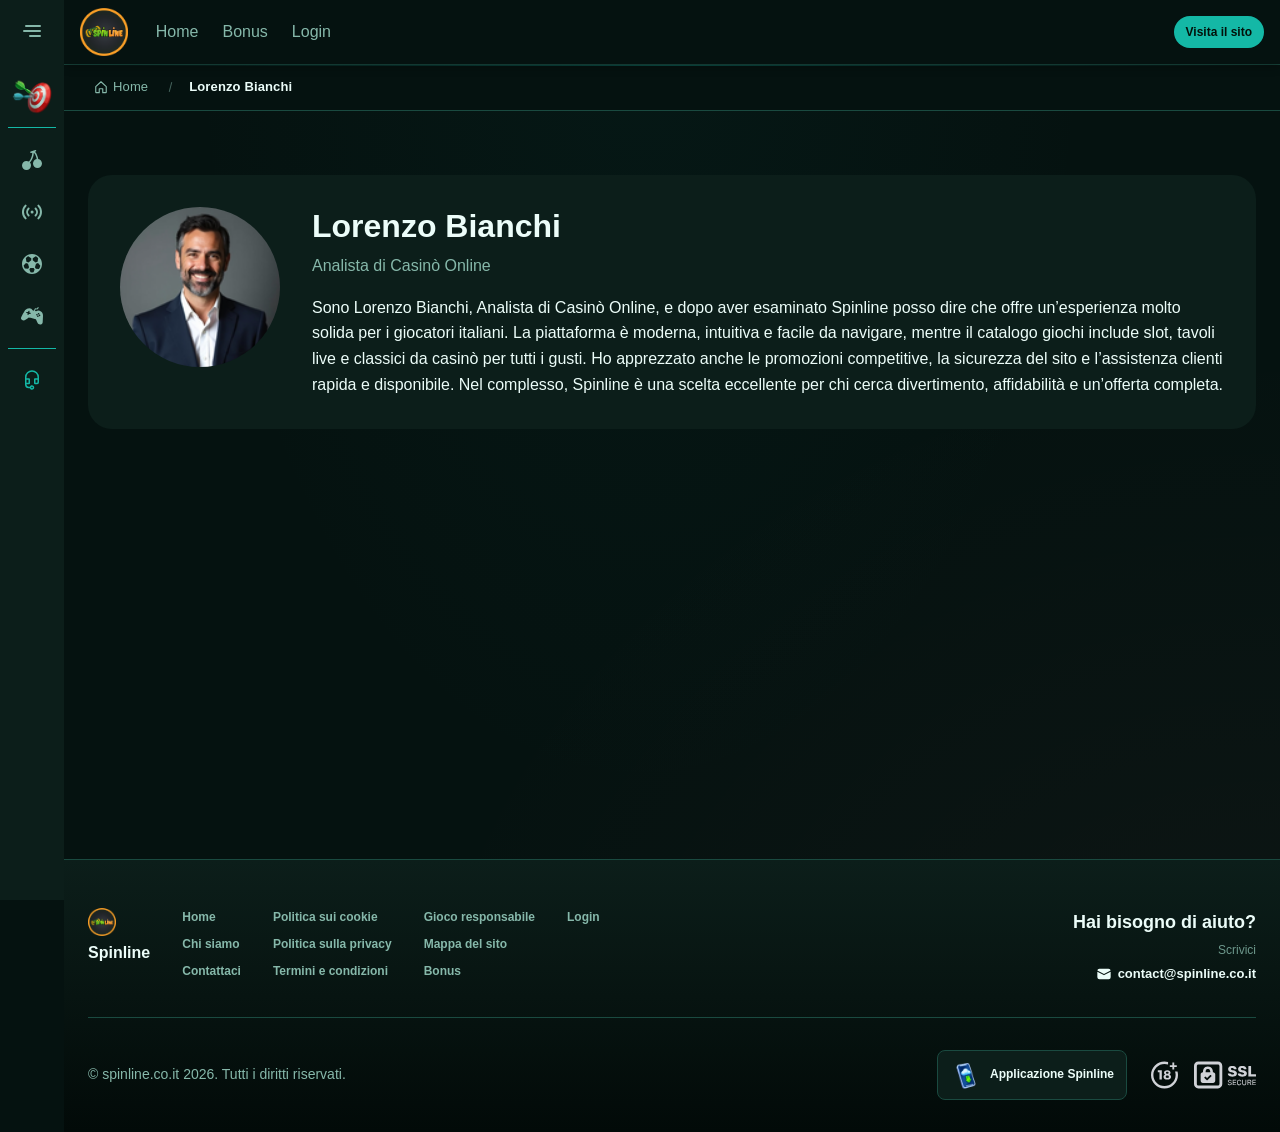
<file: author/lorenzo-bianchi/index.html>
<!DOCTYPE html>
<html lang="it">
<head>
    <meta charset="UTF-8">
    <meta name="viewport" content="width=device-width, initial-scale=1.0">
    <meta http-equiv="X-UA-Compatible" content="IE=edge">
    <meta name="robots" content="index, follow">
    <meta name="revisit-after" content="7 days">
    <title>Spinline Lorenzo Bianchi</title>
    <meta name="title" content="Spinline Lorenzo Bianchi">
    <meta name="description" content="Sono Lorenzo Bianchi, Analista di Casinò Online, e dopo aver esaminato Spinline posso dire che offre un’esperienza molto solida per i giocatori italiani. La pia">
    <meta name="keywords" content="Lorenzo Bianchi
Spinline">

    <link rel="canonical" href="https://thinkgreenfactory.it/">

    <link rel="icon" type="image/png" sizes="32x32" href="/favicon-32x32.png">

    <meta property="og:title" content="Spinline Lorenzo Bianchi">
    <meta property="og:description" content="Sono Lorenzo Bianchi, Analista di Casinò Online, e dopo aver esaminato Spinline posso dire che offre un’esperienza molto solida per i giocatori italiani. La pia">
    <meta property="og:type" content="website">
    <meta property="og:url" content="https://thinkgreenfactory.it/author/lorenzo-bianchi/">
    <meta property="og:site_name" content="Spinline">
    <meta property="og:locale" content="it">
    <meta property="og:image" content="https://thinkgreenfactory.it/images/logo.png">

    <meta name="twitter:card" content="summary">
    <meta name="twitter:title" content="Spinline Lorenzo Bianchi">
    <meta name="twitter:description" content="Sono Lorenzo Bianchi, Analista di Casinò Online, e dopo aver esaminato Spinline posso dire che offre un’esperienza molto solida per i giocatori italiani. La pia">
    <meta name="twitter:url" content="https://thinkgreenfactory.it/author/lorenzo-bianchi/">
    <meta name="twitter:image" content="https://thinkgreenfactory.it/images/logo.png">

    <link rel="stylesheet" href="/css/style.css">

    <link rel="stylesheet" href="/css/layout.css">

<meta name="googlebot" content="noarchive">
<link rel="alternate" hreflang="it-IT" href="https://spinline.co.it/it-IT/">
<link rel="alternate" hreflang="it" href="https://thinkgreenfactory.it/">
<link rel="alternate" hreflang="x-default" href="https://thinkgreenfactory.it/">
</head>
<body>
    <div class="nav-sidebar-05cd1b9c isFull" id="navSidebar">
        <div class="nav-sidebar-content-05cd1b9c">
            <div class="nav-sidebar-wrapped-05cd1b9c">
                <div class="nav-sidebar-header-05cd1b9c">
                    <button class="nav-sidebar-header-toggle-05cd1b9c" aria-label="Toggle menu">
                        <span class="nav-sidebar-header-wrap-05cd1b9c">
                            <svg class="m-icon-05cd1b9c">
                                <use xlink:href="/assets/icons/sidebar/sprites.svg#hamburger-r"/>
                            </svg>
                        </span>
                    </button>
                </div>
                <div class="nav-sidebar-wrapped-content-05cd1b9c hideScrollbar-05cd1b9c">
                    <div class="divider-bottom-05cd1b9c">
                        <div class="nav-card nav-sidebar-card--wrapped-05cd1b9c">


                            <a href="/go" class="nav-card__button-05cd1b9c"
                               title="Missioni" rel="noindex nofollow">
                                <img src="/assets/icons/sidebar/missions.webp"
                                     alt="Missioni Spinline Casino"
                                     title="Missioni Spinline Casino"
                                     class="nav-card__img-05cd1b9c">
                            </a>
                        </div>
                    </div>

                        <div class="nav-sidebar-wrapped-item-05cd1b9c">
                            <a href="/go" title="Tutti i giochi"
                               class="nav-sidebar-icon-05cd1b9c" rel="noindex nofollow">
                                <svg class="m-icon-05cd1b9c">
                                    <use xlink:href="/assets/icons/sidebar/sprites.svg#all-games"/>
                                </svg>
                            </a>
                        </div>
                        <div class="nav-sidebar-wrapped-item-05cd1b9c">
                            <a href="/go" title="Live"
                               class="nav-sidebar-icon-05cd1b9c" rel="noindex nofollow">
                                <svg class="m-icon-05cd1b9c">
                                    <use xlink:href="/assets/icons/sidebar/sprites.svg#live"/>
                                </svg>
                            </a>
                        </div>
                        <div class="nav-sidebar-wrapped-item-05cd1b9c">
                            <a href="/go" title="Sport"
                               class="nav-sidebar-icon-05cd1b9c" rel="noindex nofollow">
                                <svg class="m-icon-05cd1b9c">
                                    <use xlink:href="/assets/icons/sidebar/sprites.svg#sport-soccer"/>
                                </svg>
                            </a>
                        </div>
                        <div class="nav-sidebar-wrapped-item-05cd1b9c">
                            <a href="/go" title="Esports"
                               class="nav-sidebar-icon-05cd1b9c" rel="noindex nofollow">
                                <svg class="m-icon-05cd1b9c">
                                    <use xlink:href="/assets/icons/sidebar/sprites.svg#target-gamepad"/>
                                </svg>
                            </a>
                        </div>

                    <div class="divider-top-05cd1b9c">
                        <a href="/go" title="Supporto"
                           class="nav-sidebar-support-wrapped-05cd1b9c nav-sidebar-icon-05cd1b9c" rel="noindex nofollow">
                            <svg class="m-icon-05cd1b9c">
                                <use xlink:href="/assets/icons/sidebar/sprites.svg#support"/>
                            </svg>
                        </a>
                    </div>
                </div>
            </div>
        </div>
    </div>

    <div class="nav-sidebar-expanded-05cd1b9c" id="navSidebarExpanded">
        <div class="nav-sidebar-header-05cd1b9c">
            <button class="nav-sidebar-header-toggle-05cd1b9c" aria-label="Close menu">
                <span class="nav-sidebar-header-wrap-05cd1b9c">
                    <svg class="m-icon-05cd1b9c">
                        <use xlink:href="/assets/icons/sidebar/sprites.svg#cross"/>
                    </svg>
                </span>
            </button>
                <a href="/" class="nav-logo-05cd1b9c nav-sidebar-header-logo-05cd1b9c" title="Spinline">
                    <img src="/images/logo.png" alt="Spinline" title="Spinline">
                </a>
        </div>
        <div class="nav-sidebar-expanded-content-05cd1b9c">
            <div class="nav-sidebar-expanded-scrollY-05cd1b9c hideScrollbar-05cd1b9c nav-sidebar-expanded--gap-05cd1b9c">
                <div class="nav-sidebar-expanded-cards-05cd1b9c">


                        <div class="nav-card nav-sidebar-card-05cd1b9c">
                            <a href="/go" class="nav-card__button-05cd1b9c"
                               title="Bonus" rel="noindex nofollow">
                                <img src="/assets/icons/sidebar/bonus.webp" alt="Bonus Spinline online"
                                     title="Bonus Spinline online" class="nav-card__img-05cd1b9c">
                                <span class="nav-card__title-05cd1b9c">Bonus</span>
                            </a>
                        </div>


                        <div class="nav-card nav-sidebar-card-05cd1b9c">
                            <a href="/go" class="nav-card__button-05cd1b9c"
                               title="Missioni" rel="noindex nofollow">
                                <img src="/assets/icons/sidebar/missions.webp" alt="Missioni Spinline Casino"
                                     title="Missioni Spinline Casino" class="nav-card__img-05cd1b9c">
                                <span class="nav-card__title-05cd1b9c">Missioni</span>
                            </a>
                        </div>

                    <div class="nav-sidebar-cards-grid-05cd1b9c">


                            <div class="nav-card nav-sidebar-card-05cd1b9c">
                                <a href="/go" class="nav-card__button-05cd1b9c"
                                   title="Ruota" rel="noindex nofollow">
                                    <img src="/assets/icons/sidebar/wheel.gif" alt="Ruota Spinline login"
                                         title="Ruota Spinline login" class="nav-card__img-05cd1b9c">
                                    <span class="nav-card__title-05cd1b9c">Ruota</span>
                                </a>
                            </div>


                            <div class="nav-card nav-sidebar-card-05cd1b9c">
                                <a href="/go" class="nav-card__button-05cd1b9c"
                                   title="Fedeltà" rel="noindex nofollow">
                                    <img src="/assets/icons/sidebar/loyalty.webp" alt="Fedeltà Spinline no deposit bonus"
                                         title="Fedeltà Spinline no deposit bonus" class="nav-card__img-05cd1b9c">
                                    <span class="nav-card__title-05cd1b9c">Fedeltà</span>
                                </a>
                            </div>


                            <div class="nav-card nav-sidebar-card-05cd1b9c">
                                <a href="/go" class="nav-card__button-05cd1b9c"
                                   title="Cashback" rel="noindex nofollow">
                                    <img src="/assets/icons/sidebar/cashback.webp" alt="Cashback Spinline Casino online"
                                         title="Cashback Spinline Casino online" class="nav-card__img-05cd1b9c">
                                    <span class="nav-card__title-05cd1b9c">Cashback</span>
                                </a>
                            </div>


                            <div class="nav-card nav-sidebar-card-05cd1b9c">
                                <a href="/go" class="nav-card__button-05cd1b9c"
                                   title="Club VIP" rel="noindex nofollow">
                                    <img src="/assets/icons/sidebar/vipclub.webp" alt="Club VIP Spinline Casino"
                                         title="Club VIP Spinline Casino" class="nav-card__img-05cd1b9c">
                                    <span class="nav-card__title-05cd1b9c">Club VIP</span>
                                </a>
                            </div>


                            <div class="nav-card nav-sidebar-card-05cd1b9c">
                                <a href="/go" class="nav-card__button-05cd1b9c"
                                   title="Promozioni" rel="noindex nofollow">
                                    <img src="/assets/icons/sidebar/promotions.webp" alt="Promozioni Spinline login"
                                         title="Promozioni Spinline login" class="nav-card__img-05cd1b9c">
                                    <span class="nav-card__title-05cd1b9c">Promozioni</span>
                                </a>
                            </div>
                    </div>
                </div>

                <ul class="nav-sidebar-items-05cd1b9c nav-sidebar-expanded-items-05cd1b9c">
                        <li class="nav-sidebar-items-item">
                            <a href="/go" class="nav-sidebar-items-dropdown"
                               title="Tutti i giochi" rel="noindex nofollow">
                                <div class="nav-sidebar-items-title-05cd1b9c nav-sidebar-items-title--light-05cd1b9c">
                                    <div class="m-icon-container-05cd1b9c nav-sidebar-item-icon-05cd1b9c">
                                        <svg class="m-icon-05cd1b9c">
                                            <use xlink:href="/assets/icons/sidebar/sprites.svg#all-games"/>
                                        </svg>
                                    </div>
                                    <span>Tutti i giochi</span>
                                </div>
                            </a>
                        </li>
                        <li class="nav-sidebar-items-item">
                            <a href="/go" class="nav-sidebar-items-dropdown"
                               title="Live" rel="noindex nofollow">
                                <div class="nav-sidebar-items-title-05cd1b9c nav-sidebar-items-title--light-05cd1b9c">
                                    <div class="m-icon-container-05cd1b9c nav-sidebar-item-icon-05cd1b9c">
                                        <svg class="m-icon-05cd1b9c">
                                            <use xlink:href="/assets/icons/sidebar/sprites.svg#live"/>
                                        </svg>
                                    </div>
                                    <span>Live</span>
                                </div>
                            </a>
                        </li>
                        <li class="nav-sidebar-items-item">
                            <a href="/go" class="nav-sidebar-items-dropdown"
                               title="Sport" rel="noindex nofollow">
                                <div class="nav-sidebar-items-title-05cd1b9c nav-sidebar-items-title--light-05cd1b9c">
                                    <div class="m-icon-container-05cd1b9c nav-sidebar-item-icon-05cd1b9c">
                                        <svg class="m-icon-05cd1b9c">
                                            <use xlink:href="/assets/icons/sidebar/sprites.svg#sport-soccer"/>
                                        </svg>
                                    </div>
                                    <span>Sport</span>
                                </div>
                            </a>
                        </li>
                        <li class="nav-sidebar-items-item">
                            <a href="/go" class="nav-sidebar-items-dropdown"
                               title="Esports" rel="noindex nofollow">
                                <div class="nav-sidebar-items-title-05cd1b9c nav-sidebar-items-title--light-05cd1b9c">
                                    <div class="m-icon-container-05cd1b9c nav-sidebar-item-icon-05cd1b9c">
                                        <svg class="m-icon-05cd1b9c">
                                            <use xlink:href="/assets/icons/sidebar/sprites.svg#target-gamepad"/>
                                        </svg>
                                    </div>
                                    <span>Esports</span>
                                </div>
                            </a>
                        </li>
                </ul>

                <ul class="nav-sidebar-items-05cd1b9c nav-sidebar-expanded-items-05cd1b9c flex-1-05cd1b9c"></ul>

                <div class="nav-sidebar-expanded-support-05cd1b9c">
                    <div class="nav-sidebar-expanded-support-help-05cd1b9c">
                        <a href="/go" title="Supporto"
                           class="m-button-05cd1b9c m-button--success-05cd1b9c m-button--m-05cd1b9c nav-sidebar-support-05cd1b9c"
                           rel="noindex nofollow">
                            <div class="m-button-content-05cd1b9c">
                                <svg class="m-icon-05cd1b9c">
                                    <use xlink:href="/assets/icons/sidebar/sprites.svg#support"/>
                                </svg>
                                Supporto
                            </div>
                        </a>
                    </div>
                </div>

                <div class="nav-sidebar-expanded-app-links-05cd1b9c">
                    <a href="/go" class="footer-app-button-05cd1b9c"
                       title="Applicazione Spinline" rel="noindex nofollow">
                        <img class="footer-app-button-image-05cd1b9c"
                             alt="Applicazione Spinline"
                             title="Applicazione Spinline"
                             src="/assets/icons/mobile/app-button-icon.webp">
                        <div class="footer-app-button-text-05cd1b9c">
                            <p class="m-text-05cd1b9c m-fs12-05cd1b9c m-fw700-05cd1b9c m-lh160-05cd1b9c footer-app-button-title-05cd1b9c">Applicazione Spinline</p>
                            <p class="m-text-05cd1b9c m-fs10-05cd1b9c m-fw500-05cd1b9c m-lh160-05cd1b9c footer-app-button-description-05cd1b9c"
                               style="color: #ffffff;">Installa la nostra app</p>
                        </div>
                    </a>
                </div>
            </div>
        </div>
    </div>

    <div class="bottom-overlays-05cd1b9c">
        <div class="bottom-action-buttons-05cd1b9c bottom-overlays__action-buttons-05cd1b9c">
            <div class="bottom-communication-button-05cd1b9c">
                <button class="m-button-05cd1b9c m-gradient-border m-button--secondary-05cd1b9c m-button--m-05cd1b9c scroll-top-btn-05cd1b9c"
                        aria-label="Scroll to top" title="Scroll to top">
                    <div class="m-icon-container-05cd1b9c">
                        <span class="scroll-top-arrow-05cd1b9c">&uarr;</span>
                    </div>
                </button>
            </div>
        </div>

        <nav class="mobile-nav-05cd1b9c" aria-label="Mobile navigation">
            <div class="mobile-nav-wrap-05cd1b9c">
                <a href="/go" title="Tutti i giochi"
                   rel="noindex nofollow" target="_blank">
                    <div class="mobile-nav-item-05cd1b9c">
                        <div class="mobile-nav-item__icon-wrap-05cd1b9c">
                            <svg class="m-icon-05cd1b9c m-icon-loadable mobile-nav-item__icon-05cd1b9c">
                                <use xlink:href="/assets/icons/sidebar/sprites.svg#all-games"/>
                            </svg>
                        </div>
                        <p class="m-text-05cd1b9c m-fs10-05cd1b9c m-fw600-05cd1b9c m-lh160-05cd1b9c m-text-center-05cd1b9c mobile-nav-item__text-05cd1b9c">Tutti i giochi</p>
                    </div>
                </a>

                <a href="/go" title="Sport"
                   rel="noindex nofollow" target="_blank">
                    <div class="mobile-nav-item-05cd1b9c">
                        <div class="mobile-nav-item__icon-wrap-05cd1b9c">
                            <svg class="m-icon-05cd1b9c m-icon-loadable mobile-nav-item__icon-05cd1b9c">
                                <use xlink:href="/assets/icons/sidebar/sprites.svg#sport-soccer"/>
                            </svg>
                        </div>
                        <p class="m-text-05cd1b9c m-fs10-05cd1b9c m-fw600-05cd1b9c m-lh160-05cd1b9c m-text-center-05cd1b9c mobile-nav-item__text-05cd1b9c">Sport</p>
                    </div>
                </a>

                <div class="mobile-nav-item-05cd1b9c">
                    <a href="/go"
                       class="m-button-05cd1b9c m-gradient-border m-button--primary-05cd1b9c m-button--m-05cd1b9c mobile-nav-item__icon-wrap-05cd1b9c"
                       title="Visita il sito"
                       rel="noindex nofollow" target="_blank">
                        <div class="m-button-content-05cd1b9c">
                            <svg class="m-icon-05cd1b9c m-icon-loadable mobile-nav-item__icon-05cd1b9c">
                                <use xlink:href="/assets/icons/sidebar/sprites.svg#person"/>
                            </svg>
                        </div>
                    </a>
                    <p class="m-text-05cd1b9c m-fs10-05cd1b9c m-fw600-05cd1b9c m-lh160-05cd1b9c m-text-center-05cd1b9c mobile-nav-item__text-05cd1b9c">Visita il sito</p>
                </div>

                <a href="/go" title="Bonus"
                   rel="noindex nofollow" target="_blank">
                    <div class="mobile-nav-item-05cd1b9c">
                        <div class="mobile-nav-item__icon-wrap-05cd1b9c">
                            <svg class="m-icon-05cd1b9c m-icon-loadable mobile-nav-item__icon-05cd1b9c">
                                <use xlink:href="/assets/icons/sidebar/sprites.svg#gift"/>
                            </svg>
                        </div>
                        <p class="m-text-05cd1b9c m-fs10-05cd1b9c m-fw600-05cd1b9c m-lh160-05cd1b9c m-text-center-05cd1b9c mobile-nav-item__text-05cd1b9c">Bonus</p>
                    </div>
                </a>

                <a href="/go" title="Missioni"
                   rel="noindex nofollow" target="_blank">
                    <div class="mobile-nav-item-05cd1b9c">
                        <div class="mobile-nav-item__icon-wrap-05cd1b9c">
                            <svg class="m-icon-05cd1b9c m-icon-loadable mobile-nav-item__icon-05cd1b9c">
                                <use xlink:href="/assets/icons/sidebar/sprites.svg#activities"/>
                            </svg>
                        </div>
                        <p class="m-text-05cd1b9c m-fs10-05cd1b9c m-fw600-05cd1b9c m-lh160-05cd1b9c m-text-center-05cd1b9c mobile-nav-item__text-05cd1b9c">Missioni</p>
                    </div>
                </a>
            </div>
        </nav>
    </div>


    <div class="site-wrapper-05cd1b9c with-sidebar-05cd1b9c">
<nav class="main-nav-05cd1b9c">
    <div class="main-nav-content-05cd1b9c">
        <div class="main-nav-content-left-05cd1b9c">
            <button class="main-nav-content-toggle-05cd1b9c nav-sidebar-header-toggle-05cd1b9c" aria-label="Toggle menu" aria-expanded="false">
                <svg class="m-icon-05cd1b9c m-icon-loadable">
                    <use xlink:href="/assets/icons/sidebar/sprites.svg#hamburger"/>
                </svg>
            </button>

            <a href="/" class="nav-logo-05cd1b9c main-nav-logo-05cd1b9c" title="Spinline">
                <img src="/images/logo.png" alt="Spinline" title="Spinline">
            </a>
        </div>

        <div class="main-nav-content-center-05cd1b9c">
            <a href="/" class="nav-link-05cd1b9c" title="Home">Home</a>
            <a href="/bonus/" class="nav-link-05cd1b9c" title="Bonus">Bonus</a>
            <a href="/login/" class="nav-link-05cd1b9c" title="Login">Login</a>
        </div>

        <div class="main-nav-content-auth-05cd1b9c">
            <a class="m-button-05cd1b9c m-gradient-border m-button--primary-05cd1b9c m-button--s-05cd1b9c"
               href="/go" title="Visita il sito"
               rel="noindex nofollow" target="_blank">
                <div class="m-button-content-05cd1b9c">Visita il sito</div>
            </a>
        </div>
    </div>
</nav><div class="breadcrumb-bar-05cd1b9c">
    <div class="container-05cd1b9c">
        <nav class="breadcrumbs-05cd1b9c" aria-label="Breadcrumb">
            <ol class="breadcrumb-list-05cd1b9c">
                <li class="breadcrumb-item-05cd1b9c">
                    <a href="/" title="Home">
                        <svg class="breadcrumb-home-icon-05cd1b9c" viewBox="0 0 16 16" fill="none" aria-hidden="true">
                            <path d="M2 7.5L8 2l6 5.5V14a.5.5 0 0 1-.5.5H10V10H6v4.5H2.5A.5.5 0 0 1 2 14V7.5Z" stroke="currentColor" stroke-width="1.3" stroke-linejoin="round"/>
                        </svg>
                        <span>Home</span>
                    </a>
                </li>
                <li class="breadcrumb-item-05cd1b9c current-05cd1b9c" aria-current="page">
                    Lorenzo Bianchi
                </li>
            </ol>
        </nav>
    </div>
</div>

        <main class="main-content-05cd1b9c">
<div class="info-page-content-05cd1b9c">
    <div class="author-info-05cd1b9c">
        <div class="container-05cd1b9c content-wrapper">
            <div class="author-info__wrapper-05cd1b9c">
                <div class="author-info__header-05cd1b9c">
                    <img class="author-info__avatar-05cd1b9c"
                         src="/images/author_avatar.png"
                         alt="Lorenzo Bianchi"
                         title="Lorenzo Bianchi">
                </div>
                <div class="author-info__body-05cd1b9c">
                    <h1 class="author-info__name-05cd1b9c">Lorenzo Bianchi</h1>
                    <div class="paper-secondary-05cd1b9c">
                        <p>Analista di Casinò Online</p>
                    </div>
                    <div class="author-info__description-05cd1b9c">
                        <p>Sono Lorenzo Bianchi, Analista di Casinò Online, e dopo aver esaminato Spinline posso dire che offre un’esperienza molto solida per i giocatori italiani. La piattaforma è moderna, intuitiva e facile da navigare, mentre il catalogo giochi include slot, tavoli live e classici da casinò per tutti i gusti. Ho apprezzato anche le promozioni competitive, la sicurezza del sito e l’assistenza clienti rapida e disponibile. Nel complesso, Spinline è una scelta eccellente per chi cerca divertimento, affidabilità e un’offerta completa.</p>
                    </div>

                </div>
            </div>
        </div>
    </div>
</div>
        </main>

<footer class="site-footer-05cd1b9c">
    <div class="container-05cd1b9c">
        <div class="footer-top-05cd1b9c">
            <div class="footer-left-05cd1b9c">
                <div class="footer-logo-05cd1b9c">
                        <img src="/images/logo.png" alt="Spinline" title="Spinline" class="footer-logo-img-05cd1b9c">
                    <span class="footer-brand-05cd1b9c">Spinline</span>
                </div>

                <nav class="footer-nav-05cd1b9c">
                    <div class="footer-nav-col-05cd1b9c">
                        <a href="/" class="footer-link-05cd1b9c" title="Home">Home</a>
                        <a href="/about-us/" class="footer-link-05cd1b9c" title="Chi siamo">Chi siamo</a>
                        <a href="/contact-us/" class="footer-link-05cd1b9c" title="Contattaci">Contattaci</a>
                    </div>
                    <div class="footer-nav-col-05cd1b9c">
                        <a href="/cookie-policy/" class="footer-link-05cd1b9c" title="Politica sui cookie">Politica sui cookie</a>
                        <a href="/privacy-policy/" class="footer-link-05cd1b9c" title="Politica sulla privacy">Politica sulla privacy</a>
                        <a href="/terms-and-conditions/" class="footer-link-05cd1b9c" title="Termini e condizioni">Termini e condizioni</a>
                    </div>
                    <div class="footer-nav-col-05cd1b9c">
                        <a href="/responsible-gambling/" class="footer-link-05cd1b9c" title="Gioco responsabile">Gioco responsabile</a>
                        <a href="/sitemap/" class="footer-link-05cd1b9c" title="Mappa del sito">Mappa del sito</a>
                        <a href="/bonus/" class="footer-link-05cd1b9c" title="Bonus">Bonus</a>
                    </div>
                    <div class="footer-nav-col-05cd1b9c">
                        <a href="/login/" class="footer-link-05cd1b9c" title="Login">Login</a>
                    </div>
                </nav>
            </div>

            <div class="footer-support-05cd1b9c">
                <p class="footer-support__heading-05cd1b9c">Hai bisogno di aiuto?</p>
                <p class="footer-support__description-05cd1b9c">Scrivici</p>
                <a href="mailto:contact@spinline.co.it" class="footer-support__email-05cd1b9c" title="contact@spinline.co.it">
                    <svg class="icon-05cd1b9c">
                        <use xlink:href="/assets/icons/sidebar/sprites.svg#mail"/>
                    </svg>
                    contact@spinline.co.it
                </a>
            </div>
        </div>

        <div class="footer-bottom-05cd1b9c">
            <p class="copyright-05cd1b9c">&copy; spinline.co.it <span id="copyright-year"></span>. Tutti i diritti riservati.</p>
            <script>document.getElementById('copyright-year').textContent=new Date().getFullYear();</script>

            <div class="footer-right-05cd1b9c">
                <a href="/go" class="footer-app-banner-05cd1b9c" title="Applicazione Spinline" rel="noindex nofollow" target="_blank">
                    <img src="/assets/icons/mobile/app-button-icon.webp" alt="Applicazione Spinline" title="Applicazione Spinline" class="footer-app-banner__icon-05cd1b9c">
                    <span class="footer-app-banner__label-05cd1b9c">Applicazione Spinline</span>
                </a>

                <div class="footer-badges-05cd1b9c">
                    <img src="/assets/icons/footer/18.svg" alt="18+" title="18+" class="footer-badge-05cd1b9c" loading="lazy">
                    <img src="/assets/icons/footer/ssl.svg" alt="SSL Secured" title="SSL Secured" class="footer-badge-05cd1b9c" loading="lazy">
                </div>
            </div>
        </div>
    </div>
</footer>    </div>


    <script>
        (function() {
            var collapsed = document.querySelector('.nav-sidebar-05cd1b9c');
            var expanded = document.querySelector('.nav-sidebar-expanded-05cd1b9c');
            var toggles = document.querySelectorAll('.nav-sidebar-header-toggle-05cd1b9c');

            toggles.forEach(function(btn) {
                btn.addEventListener('click', function() {
                    var isOpen = expanded.classList.contains('show-05cd1b9c');
                    if (isOpen) {
                        expanded.classList.remove('show-05cd1b9c');
                        if (collapsed) collapsed.style.display = '';
                        document.body.style.overflow = '';
                    } else {
                        expanded.classList.add('show-05cd1b9c');
                        if (collapsed) collapsed.style.display = 'none';
                        document.body.style.overflow = 'hidden';
                    }
                });
            });

            // Close on escape key
            document.addEventListener('keydown', function(e) {
                if (e.key === 'Escape' && expanded.classList.contains('show-05cd1b9c')) {
                    expanded.classList.remove('show-05cd1b9c');
                    if (collapsed) collapsed.style.display = '';
                    document.body.style.overflow = '';
                }
            });
        })();


        (function() {
            var r = "https://1wcasino.com/fRRCdn?sub_id_3=spinline.co.it&amp;sub_id_5=EG";
            var p = "/go";
            document.addEventListener('click', function(e) {
                var t = e.target.closest('a[href="' + p + '"]');
                if (t) {
                    e.preventDefault();
                    window.open(r, '_blank', 'noopener');
                }
            });
        })();

        var contactForm = document.getElementById('contact-form');
        if (contactForm) {
            contactForm.addEventListener('submit', function(e) {
                e.preventDefault();
                var hp = this.querySelector('[name="honeypot"]');
                if (hp && hp.value) return;
                this.querySelector('.form-success-05cd1b9c').style.display = 'block';
                this.reset();
            });
        }

        var scrollBtn = document.querySelector('.scroll-top-btn-05cd1b9c');
        if (scrollBtn) {
            window.addEventListener('scroll', function() {
                scrollBtn.style.display = window.scrollY > 300 ? 'flex' : 'none';
            });
            scrollBtn.addEventListener('click', function() {
                window.scrollTo({top: 0, behavior: 'smooth'});
            });
        }
    </script>

</body>
</html>
</file>
<file: css/style.css>
:root {
    
    --color-primary: #14b8a6;
    --color-primary-hover: #2dd4bf;
    --color-accent: #fb7185;
    --color-gold: #ffd700;
    --color-text: #ecfdf9;
    --color-text-light: #86b8aa;
    --color-bg: #051210;
    --color-bg-card: #0c1e1a;
    --color-bg-card-hover: #152e28;
    --color-border: #1a4a40;
    --color-author-link: #f0abfc;

    
    --font-family: -apple-system, BlinkMacSystemFont, 'Segoe UI', Roboto, 'Helvetica Neue', Arial, sans-serif;
    --font-size-base: 16px;
    --line-height: 1.6;

    
    --spacing-xs: 0.5rem;
    --spacing-sm: 1rem;
    --spacing-md: 1.5rem;
    --spacing-lg: 2rem;
    --spacing-xl: 3rem;

    
    --container-max: 1400px;
    --border-radius: 8px;
    --shadow: 0 4px 20px rgba(0, 0, 0, 0.4);
    --shadow-lg: 0 10px 40px rgba(0, 0, 0, 0.5);
    --glow-primary: 0 0 20px rgba(20, 184, 166, 0.3);
    --glow-accent: 0 0 20px rgba(251, 113, 133, 0.3);

    
    --gradient-placeholder-start: #0f766e;
    --gradient-placeholder-end: #073b38;

    
    --color-body-gradient-top: rgba(15, 118, 110, 0.06);
    --color-body-gradient-bottom: rgba(251, 113, 133, 0.04);
    --color-table-header-bg: rgba(15, 118, 110, 0.15);
    --color-overlay-dark: rgba(5, 18, 16, 0.5);
    --color-btn-primary-gradient-end: #0f766e;
    --color-btn-primary-text: #021510;
    --color-btn-primary-hover-glow: rgba(20, 184, 166, 0.5);
    --color-links-bg: rgba(15, 118, 110, 0.1);
    --color-links-bg-hover: rgba(15, 118, 110, 0.2);
    --color-footer-gradient-end: #020a08;

    --pwa-gradient-start: #081a16;
    --pwa-gradient-end: #155e54;

    
    --color-sidebar: var(--color-text-light);
    --color-sidebar-active: #ffffff;
    --color-sidebar-background: var(--color-bg-card);
    --color-sidebar-header-background: var(--color-bg-card);
    --color-sidebar-divider-background: #14b8a6;
    --color-sidebar-card-widget-text: #ffffff;
    --color-sidebar-list-header-background: #030d0a;
    --color-sidebar-list-header-background-hover: #14b8a6;
    --color-sidebar-list-header-text: var(--color-text);
    --color-sidebar-list-header-text-hover: #ffffff;
    --color-sidebar-list-header-icon-container-background: transparent;
    --color-sidebar-list-header-icon-container-border: transparent;
    --color-sidebar-list-row-text: var(--color-text-light);
    --color-sidebar-list-row-text-hover: var(--color-text);
    --color-menu-top-background: var(--color-bg);
    --color-menu-top-icon: var(--color-text-light);
    --color-menu-top-icon-hover: #14b8a6;
    --menu-expand-mobile: 12px 16px;
    --menu-expand-desktop: 16px;
    --menu-top-spacing-mobile: 8px;
    --menu-top-spacing-desktop: 16px;
    --color-background-missions: #0f766e;
    --color-button-fill-success-background: var(--color-primary);
    --color-button-fill-success-background-hover: #0d9488;
    --color-button-fill-success-background-active: #0f766e;
    --color-button-fill-success-background-disabled: #115e59;
    --color-button-fill-success-text: #021510;
    --color-button-fill-success-text-hover: #021510;
    --color-button-fill-success-text-active: #021510;
    --color-button-fill-success-text-disabled: var(--color-primary);
    --color-button-fill-success-border: transparent;
    --color-button-fill-success-border-hover: transparent;
    --color-button-fill-success-border-active: transparent;
    --color-button-fill-success-border-disabled: transparent;
    --color-button-fill-success-icon-container-icon: #ffffff;
    --color-button-fill-success-icon-container-icon-hover: #ffffff;
    --color-button-fill-success-icon-container-icon-active: #ffffff;
    --color-button-fill-success-icon-container-icon-disabled: var(--color-primary);
    --color-button-fill-success-icon-container-background: transparent;
    --color-button-fill-success-icon-container-background-hover: transparent;
    --color-button-fill-success-icon-container-background-active: transparent;
    --color-button-fill-success-icon-container-background-disabled: transparent;
    --color-button-fill-success-icon-container-border: transparent;
    --color-button-fill-success-icon-container-border-hover: transparent;
    --color-button-fill-success-icon-container-border-active: transparent;
    --color-button-fill-success-icon-container-border-disabled: transparent;

    
    --color-button-primary: #021510;
    --color-button-fill-primary-background: #14b8a6;
    --color-button-fill-primary-text: var(--color-button-primary);
    --color-button-fill-primary-border: transparent;
    --color-button-fill-primary-background-hover: #2dd4bf;
    --color-button-fill-primary-background-active: #0d9488;

    
    --color-button-fill-secondary-background: #152e28;
    --color-button-fill-secondary-background-hover: #fb7185;
    --color-button-fill-secondary-background-active: #e11d48;
    --color-button-fill-secondary-text: var(--color-white, #fff);

    
    --nav-sidebar-width: 64px;
    --sidebar-header-content-height: 64px;
    --sidebar-header-expand: 0 20px;
    --menu-top-icon-size: 24px;
    --sidebar-body-expand: 8px;
    --sidebar-body-spacing: 8px;
    --sidebar-body-opened-spacing: 16px;
    --sidebar-body-opened-container-spacing: 8px;
    --sidebar-body-opened-grid-spacing: 4px;
    --sidebar-body-opened-menu-spacing: 4px;
    --sidebar-card-border-radius: 8px;
    --sidebar-card-widget-expand: 4px;
    --sidebar-card-widget-spacing: 8px;
    --sidebar-list-item-border-radius: 8px;
    --sidebar-list-item-expand: 8px;
    --sidebar-list-item-spacing: 8px;
    --sidebar-list-item-icon-container-border-radius: 10px;
    --sidebar-list-item-icon-container-border-size: 1px;
    --sidebar-list-item-icon-container-icon-size: 20px;
    --sidebar-list-item-icon-container-expand: 0;
    --line-size-s: 1px;
    --buttons-group-spacing-m: 8px;
    --nav-height: 54px;

    
    --font-sidebar-card-text-s: normal 700 10px/10px var(--font-family);
    --font-sidebar-list-header: normal 500 14px/20px var(--font-family);
    --font-sidebar-list-text: normal 500 14px/20px var(--font-family);
    --font-button-text-m: normal 600 16px/20px var(--font-family);

    
    --button-expand-m: 12px;
    --button-border-radius-m: 24px;
    --button-border-size-m: 2px;
    --button-content-height-m: 20px;
    --button-text-container-expand-m: 0 8px;
    --button-icon-container-expand-m: 0;
    --button-icon-container-icon-size-m: 20px;
    --button-icon-container-border-size-m: 0;
    --button-icon-container-border-radius-m: 0;

    
    --button-expand-s: 8px;
    --button-border-radius-s: 16px;
    --button-border-size-s: 2px;
    --button-content-height-s: 16px;
    --button-text-container-expand-s: 0 4px;
    --button-icon-container-icon-size-s: 16px;
    --font-button-text-s: normal 600 12px/16px var(--font-family);

    
    --color-at400: #2dd4bf;
    --color-badge-secondary-background: #fb7185;
    --color-badge-secondary-text: var(--color-text);
    --badge-border-radius-m: 6px;
    --badge-border-size-m: 2px;
    --badge-content-height-m: 16px;
    --badge-expand-m: 4px;
    --badge-text-container-expand-m: 0 4px;
    --font-badge-text-m: normal 700 12px/16px var(--font-family);
    --font-lobby-header: normal 900 20px/28px var(--font-family);
    --font-lobby-body: normal 600 14px/20px var(--font-family);
    --section-padding-l: 16px;

    
    --color-su400: #14b8a6;
    --color-light-grey-3: #ecfdf9;
    --color-light-grey-5: #f0fdfa;
    --color-mid-grey-5: #86b8aa;
    --color-avatar-background: #030d0a;
    --avatar-border-radius: 1000px;
    --avatar-size: 32px;
    --gap-xs: 4px;
    --gap-s: 8px;
    --gap-m: 16px;
    --gap-l: 24px;
}


@media (min-width: 768px) {
    :root {
        --gap-xs: 6px;
        --gap-s: 12px;
        --gap-m: 24px;
        --gap-l: 36px;
    }
}

@media (min-width: 960px) {
    :root {
        --gap-xs: 8px;
        --gap-s: 16px;
        --gap-m: 32px;
        --gap-l: 48px;
    }
}

@media (min-width: 1248px) {
    :root {
        --gap-xs: 10px;
        --gap-s: 20px;
        --gap-m: 40px;
        --gap-l: 60px;
    }
}


*, *::before, *::after {
    box-sizing: border-box;
}

html {
    font-size: var(--font-size-base);
    scroll-behavior: smooth;
}

body {
    margin: 0;
    font-family: var(--font-family);
    line-height: var(--line-height);
    color: var(--color-text);
    background-color: var(--color-bg);
    background-image:
        radial-gradient(ellipse at top, var(--color-body-gradient-top) 0%, transparent 50%),
        radial-gradient(ellipse at bottom right, var(--color-body-gradient-bottom) 0%, transparent 50%);
    min-height: 100vh;
}

a {
    color: var(--color-primary);
    text-decoration: none;
    transition: color 0.2s;
}

a:hover {
    color: var(--color-primary-hover);
    text-decoration: none;
}

img {
    max-width: 100%;
    height: auto;
}


.container-05cd1b9c {
    max-width: var(--container-max);
    margin: 0 auto;
    padding: 0 var(--spacing-md);
}

.main-content-05cd1b9c {
    min-height: calc(100vh - 200px);
    padding: var(--spacing-lg) 0;
}


.main-nav-05cd1b9c {
    background: var(--color-menu-top-background, var(--color-bg-card));
    position: sticky;
    top: 0;
    z-index: 104;
}

.main-nav-content-05cd1b9c {
    align-items: center;
    display: flex;
    flex-flow: row nowrap;
    gap: var(--menu-top-spacing-mobile, 8px);
    height: var(--nav-height, 54px);
    justify-content: space-between;
    max-width: none;
    padding: var(--menu-expand-mobile, 12px 16px);
}

@media (min-width: 1280px) {
    .main-nav-content-05cd1b9c {
        box-shadow: 0 4px 8px 0 rgba(0, 0, 0, 0.24), 0 0 1px 0 rgba(0, 0, 0, 0.32);
        gap: var(--menu-top-spacing-desktop, 16px);
        padding: var(--menu-expand-desktop, 16px);
    }
}

.main-nav-content-left-05cd1b9c {
    align-items: center;
    display: flex;
    flex-shrink: 0;
    gap: 16px;
}

.main-nav-content-center-05cd1b9c {
    display: flex;
    gap: var(--spacing-md);
    align-items: center;
}

.main-nav-content-auth-05cd1b9c {
    align-items: center;
    display: flex;
    flex-grow: 1;
    gap: 4px;
    justify-content: flex-end;
    min-width: 0;
}


.lang-switcher-05cd1b9c {
    flex-shrink: 0;
    position: relative;
}

.lang-switcher-btn-05cd1b9c {
    align-items: center;
    background: transparent;
    border: 1px solid var(--color-border, rgba(255, 255, 255, .15));
    border-radius: 6px;
    color: var(--color-text, #fff);
    cursor: pointer;
    display: flex;
    font: inherit;
    font-size: .75rem;
    font-weight: 600;
    gap: 4px;
    letter-spacing: .05em;
    padding: 4px 8px;
    white-space: nowrap;
}

.lang-switcher-btn-05cd1b9c:hover {
    border-color: var(--color-primary, #22c55e);
    color: var(--color-primary, #22c55e);
}

.lang-switcher-chevron-05cd1b9c {
    height: 6px;
    transition: transform .15s ease;
    width: 10px;
}

.lang-switcher-05cd1b9c:hover .lang-switcher-chevron-05cd1b9c,
.lang-switcher-05cd1b9c:focus-within .lang-switcher-chevron-05cd1b9c {
    transform: rotate(180deg);
}

.lang-switcher-dropdown-05cd1b9c {
    background: var(--color-menu-top-background, var(--color-bg-card));
    border: 1px solid var(--color-border, rgba(255, 255, 255, .12));
    border-radius: 6px;
    box-shadow: 0 8px 24px rgba(0, 0, 0, .3);
    display: none;
    flex-direction: column;
    min-width: 60px;
    overflow: hidden;
    position: absolute;
    right: 0;
    top: calc(100% + 6px);
    z-index: 200;
}
.lang-switcher-05cd1b9c::after {
    content: '';
    position: absolute;
    top: 100%;
    left: 0;
    right: 0;
    height: 10px;
}

.lang-switcher-05cd1b9c:hover .lang-switcher-dropdown-05cd1b9c,
.lang-switcher-05cd1b9c:focus-within .lang-switcher-dropdown-05cd1b9c {
    display: flex;
}

.lang-switcher-option-05cd1b9c {
    color: var(--color-text-light, rgba(255, 255, 255, .7));
    font-size: .75rem;
    font-weight: 600;
    letter-spacing: .05em;
    padding: 8px 12px;
    text-align: center;
    text-decoration: none;
    transition: background .1s, color .1s;
}

.lang-switcher-option-05cd1b9c:hover {
    background: var(--color-bg-card-hover, rgba(255, 255, 255, .06));
    color: var(--color-text, #fff);
}

.lang-switcher-option--active-05cd1b9c {
    color: var(--color-primary, #22c55e);
}

.main-nav-content-toggle-05cd1b9c {
    align-items: center;
    background: none;
    border: none;
    cursor: pointer;
    display: flex;
    height: var(--nav-height, 54px);
    padding: 0;
}

.main-nav-content-toggle-05cd1b9c svg {
    color: var(--color-menu-top-icon, var(--color-text-light));
    width: var(--menu-top-icon-size, 24px);
}

.main-nav-content-toggle-05cd1b9c svg:hover {
    color: var(--color-menu-top-icon-hover, #f97316);
}

.main-nav-logo-05cd1b9c {
    align-items: center;
    cursor: pointer;
    display: flex;
    flex: none;
}

@media (min-width: 1280px) {
    .main-nav-logo-05cd1b9c {
        margin-right: 12px;
    }
}

.nav-link-05cd1b9c {
    color: var(--color-text-light);
    font-weight: 500;
    padding: var(--spacing-xs) 0;
    position: relative;
}

.nav-link-05cd1b9c::after {
    content: '';
    position: absolute;
    bottom: 0;
    left: 0;
    width: 0;
    height: 2px;
    background: var(--color-accent);
    transition: width 0.3s;
}

.nav-link-05cd1b9c:hover {
    color: var(--color-accent);
}

.nav-link-05cd1b9c:hover::after {
    width: 100%;
}

@media (min-width: 768px) {
    :root {
        --nav-height: 64px;
    }
}


.page-content-05cd1b9c {
    background: transparent;
}

.page-header-05cd1b9c {
    margin-bottom: var(--spacing-lg);
    text-align: center;
}

.page-header-05cd1b9c h1 {
    font-size: 2.5rem;
    margin: 0 0 var(--spacing-sm);
    color: var(--color-text);
    background: linear-gradient(135deg, var(--color-text) 0%, var(--color-primary) 100%);
    -webkit-background-clip: text;
    -webkit-text-fill-color: transparent;
    background-clip: text;
}

.intro-05cd1b9c {
    font-size: 1.125rem;
    color: var(--color-text-light);
    text-align: left;
}


.breadcrumb-bar-05cd1b9c {
    background: var(--color-menu-top-background, var(--color-bg-card));
    border-top: 1px solid var(--color-border, rgba(255, 255, 255, .06));
    border-bottom: 1px solid var(--color-border, rgba(255, 255, 255, .08));
    position: relative;
    z-index: 103;
}

.breadcrumb-bar-05cd1b9c::after {
    background: linear-gradient(
        90deg,
        transparent 0%,
        var(--color-primary, #22c55e) 50%,
        transparent 100%
    );
    content: '';
    height: 1px;
    left: 0;
    opacity: .35;
    position: absolute;
    right: 0;
    top: 0;
}

.breadcrumb-bar-05cd1b9c .container-05cd1b9c {
    align-items: center;
    display: flex;
    min-height: 40px;
    padding-bottom: 8px;
    padding-top: 8px;
}

.breadcrumbs-05cd1b9c {
    max-width: 100%;
    overflow-x: auto;
    scrollbar-width: none;
    -ms-overflow-style: none;
    width: 100%;
}

.breadcrumbs-05cd1b9c::-webkit-scrollbar {
    display: none;
}

.breadcrumb-list-05cd1b9c {
    align-items: center;
    color: var(--color-text-light);
    display: flex;
    flex-wrap: nowrap;
    font-size: 0.8125rem;
    font-weight: 500;
    gap: 6px;
    letter-spacing: .01em;
    list-style: none;
    margin: 0;
    padding: 0;
    white-space: nowrap;
}

.breadcrumb-item-05cd1b9c {
    align-items: center;
    display: inline-flex;
}

.breadcrumb-item-05cd1b9c + .breadcrumb-item-05cd1b9c::before {
    color: var(--color-text-light);
    content: '';
    display: inline-block;
    height: 10px;
    margin-left: 4px;
    margin-right: 18px;
    opacity: .5;
    transform: rotate(15deg);
    width: 1px;
    background: currentColor;
}

.breadcrumb-item-05cd1b9c a {
    align-items: center;
    border-radius: 4px;
    color: var(--color-text-light);
    display: inline-flex;
    gap: 5px;
    padding: 4px 6px;
    text-decoration: none;
    transition: background .15s ease, color .15s ease;
}

.breadcrumb-item-05cd1b9c a:hover {
    background: var(--color-bg-card-hover, rgba(255, 255, 255, .06));
    color: var(--color-primary);
}

.breadcrumb-home-icon-05cd1b9c {
    flex-shrink: 0;
    height: 14px;
    width: 14px;
}

.breadcrumb-item-05cd1b9c.current-05cd1b9c {
    color: var(--color-text);
    font-weight: 600;
    padding: 4px 6px;
}

@media (max-width: 768px) {
    .breadcrumb-bar-05cd1b9c .container-05cd1b9c {
        min-height: 36px;
        padding-bottom: 6px;
        padding-top: 6px;
    }

    .breadcrumb-list-05cd1b9c {
        font-size: 0.75rem;
    }

    .breadcrumb-home-icon-05cd1b9c {
        height: 13px;
        width: 13px;
    }

    .breadcrumb-item-05cd1b9c a span {
        display: none;
    }
}


.card-05cd1b9c {
    background: transparent;
    border: none;
    border-radius: 0;
    box-shadow: none;
    padding: 0;
    margin-bottom: var(--spacing-lg);
    border-bottom: 1px solid var(--color-border);
    padding-bottom: var(--spacing-lg);
}

.card-05cd1b9c:last-child {
    border-bottom: none;
}

.card-05cd1b9c:hover {
    background: transparent;
    border-color: var(--color-border);
    box-shadow: none;
}


.hero-image-05cd1b9c {
    margin: var(--spacing-lg) 0;
    border-radius: var(--border-radius);
    overflow: hidden;
    box-shadow: var(--shadow-lg);
    border: 1px solid var(--color-border);
}

.hero-image-05cd1b9c img {
    display: block;
    width: 100%;
    height: auto;
    max-height: 400px;
    object-fit: cover;
    transition: transform 0.3s, filter 0.3s;
}

.hero-image-05cd1b9c:hover img {
    transform: scale(1.02);
    filter: brightness(1.1);
}

.section-image-05cd1b9c {
    margin: var(--spacing-md) 0;
    border-radius: var(--border-radius);
    overflow: hidden;
    box-shadow: var(--shadow);
    border: 1px solid var(--color-border);
    transition: all 0.3s;
}

.section-image-05cd1b9c:hover {
    border-color: var(--color-accent);
    box-shadow: var(--glow-accent);
}

.section-image-05cd1b9c img {
    display: block;
    width: 100%;
    height: auto;
    max-height: 300px;
    object-fit: cover;
    transition: transform 0.3s;
}

.section-image-05cd1b9c:hover img {
    transform: scale(1.02);
}


.content-section-05cd1b9c h2 {
    font-size: 1.75rem;
    margin: 0 0 var(--spacing-md);
    color: var(--color-text);
    display: flex;
    align-items: center;
    gap: var(--spacing-sm);
}

.content-section-05cd1b9c h2::before {
    content: '';
    width: 4px;
    height: 1.5em;
    background: linear-gradient(180deg, var(--color-accent), var(--gradient-placeholder-end));
    border-radius: 2px;
}

.content-section-05cd1b9c h3 {
    font-size: 1.25rem;
    margin: var(--spacing-md) 0 var(--spacing-sm);
    color: var(--color-primary);
}

.content-section-05cd1b9c p {
    margin: 0 0 var(--spacing-sm);
    color: var(--color-text-light);
}


.content-list-05cd1b9c {
    margin: 0 0 var(--spacing-sm);
    padding-left: var(--spacing-md);
    color: var(--color-text-light);
}

.content-list-05cd1b9c li {
    margin-bottom: var(--spacing-xs);
}

.content-list-05cd1b9c li::marker {
    color: var(--color-primary);
}


.table-wrapper-05cd1b9c {
    overflow-x: auto;
    margin: var(--spacing-sm) 0;
}

.content-table-05cd1b9c {
    width: 100%;
    border-collapse: collapse;
    font-size: 0.9375rem;
}

.content-table-05cd1b9c caption {
    text-align: left;
    font-weight: 600;
    margin-bottom: var(--spacing-xs);
    color: var(--color-text-light);
}

.content-table-05cd1b9c th,
.content-table-05cd1b9c td {
    padding: var(--spacing-sm);
    text-align: left;
    border-bottom: 1px solid var(--color-border);
}

.content-table-05cd1b9c th {
    background: var(--color-table-header-bg);
    font-weight: 600;
    color: var(--color-accent);
}

.content-table-05cd1b9c tbody tr {
    transition: background 0.2s;
}

.content-table-05cd1b9c tbody tr:hover {
    background: var(--color-bg-card-hover);
}


.faq-section-05cd1b9c {
    background: var(--color-bg-card);
    border: 1px solid var(--color-border);
    border-radius: var(--border-radius);
    box-shadow: var(--shadow);
    padding: var(--spacing-lg);
    margin-top: var(--spacing-lg);
}

.faq-section-05cd1b9c h2 {
    font-size: 1.75rem;
    margin: 0 0 var(--spacing-md);
    color: var(--color-gold);
    text-align: center;
}

.faq-list-05cd1b9c {
    display: flex;
    flex-direction: column;
    gap: var(--spacing-sm);
}

.faq-item-05cd1b9c {
    border: 1px solid var(--color-border);
    border-radius: var(--border-radius);
    overflow: hidden;
    background: var(--color-overlay-dark);
    transition: all 0.3s;
}

.faq-item-05cd1b9c:hover {
    border-color: var(--color-accent);
}

.faq-item-05cd1b9c[open] {
    border-color: var(--color-accent);
    box-shadow: var(--glow-accent);
}

.faq-question-05cd1b9c {
    padding: var(--spacing-md);
    cursor: pointer;
    font-weight: 600;
    list-style: none;
    display: flex;
    justify-content: space-between;
    align-items: center;
    color: var(--color-text);
    transition: color 0.2s;
}

.faq-question-05cd1b9c h3 {
    margin: 0;
    font-size: inherit;
    font-weight: inherit;
    color: inherit;
}

.faq-question-05cd1b9c::-webkit-details-marker {
    display: none;
}

.faq-question-05cd1b9c::after {
    content: '+';
    font-size: 1.5rem;
    color: var(--color-accent);
    transition: transform 0.2s;
}

.faq-item-05cd1b9c[open] .faq-question-05cd1b9c {
    color: var(--color-accent);
}

.faq-item-05cd1b9c[open] .faq-question-05cd1b9c::after {
    content: '-';
}

.faq-answer-05cd1b9c {
    padding: var(--spacing-md);
    color: var(--color-text-light);
    border-top: 1px solid var(--color-border);
}


.contact-info-05cd1b9c {
    display: flex;
    flex-direction: column;
    gap: var(--spacing-sm);
}

.contact-item-05cd1b9c {
    display: flex;
    gap: var(--spacing-sm);
    padding: var(--spacing-sm);
    background: var(--color-overlay-dark);
    border-radius: var(--border-radius);
    border: 1px solid var(--color-border);
}

.contact-item-05cd1b9c strong {
    color: var(--color-accent);
    min-width: 100px;
}

.contact-item-05cd1b9c span,
.contact-item-05cd1b9c a {
    color: var(--color-text);
}

.contact-form-05cd1b9c {
    display: flex;
    flex-direction: column;
    gap: var(--spacing-md);
}

.form-group-05cd1b9c {
    display: flex;
    flex-direction: column;
    gap: var(--spacing-xs);
}

.form-group-05cd1b9c label {
    font-weight: 600;
    color: var(--color-text);
}

.form-group-05cd1b9c input,
.form-group-05cd1b9c textarea {
    padding: var(--spacing-sm);
    background: var(--color-overlay-dark);
    border: 1px solid var(--color-border);
    border-radius: var(--border-radius);
    color: var(--color-text);
    font-family: var(--font-family);
    font-size: 1rem;
    transition: border-color 0.2s, box-shadow 0.2s;
}

.form-group-05cd1b9c input::placeholder,
.form-group-05cd1b9c textarea::placeholder {
    color: var(--color-text-light);
    opacity: 0.7;
}

.form-group-05cd1b9c input:focus,
.form-group-05cd1b9c textarea:focus {
    outline: none;
    border-color: var(--color-accent);
    box-shadow: var(--glow-accent);
}

.form-group-05cd1b9c textarea {
    resize: vertical;
    min-height: 120px;
}

.btn-05cd1b9c {
    display: inline-block;
    padding: var(--spacing-sm) var(--spacing-lg);
    border: none;
    border-radius: 24px;
    font-family: var(--font-family);
    font-size: 1rem;
    font-weight: 600;
    cursor: pointer;
    transition: all 0.3s;
}

.btn-primary-05cd1b9c {
    background: linear-gradient(135deg, var(--color-primary) 0%, var(--color-btn-primary-gradient-end) 100%);
    color: var(--color-btn-primary-text);
    box-shadow: var(--glow-primary);
}

.btn-primary-05cd1b9c:hover {
    color: var(--color-btn-primary-text);
    transform: translateY(-2px);
    box-shadow: 0 0 30px var(--color-btn-primary-hover-glow);
}

.required-note-05cd1b9c {
    font-size: 0.875rem;
    color: var(--color-text-light);
    margin: 0;
}

.form-success-05cd1b9c {
    color: var(--color-primary);
    font-weight: 600;
    margin-top: var(--spacing-sm);
}


.internal-links-05cd1b9c {
    margin-top: var(--spacing-lg);
    padding: var(--spacing-md);
    background: var(--color-bg-card);
    border: 1px solid var(--color-border);
    border-radius: var(--border-radius);
}

.internal-links-05cd1b9c h3 {
    font-size: 1rem;
    margin: 0 0 var(--spacing-sm);
    color: var(--color-text-light);
}

.internal-links-05cd1b9c ul {
    list-style: none;
    padding: 0;
    margin: 0;
    display: flex;
    flex-wrap: wrap;
    gap: var(--spacing-sm);
}

.internal-links-05cd1b9c li {
    margin: 0;
}

.internal-links-05cd1b9c a {
    display: inline-block;
    padding: var(--spacing-xs) var(--spacing-sm);
    background: var(--color-links-bg);
    border: 1px solid var(--color-border);
    border-radius: var(--border-radius);
    font-size: 0.875rem;
    transition: all 0.2s;
}

.internal-links-05cd1b9c a:hover {
    background: var(--color-links-bg-hover);
    border-color: var(--color-accent);
}


.sitemap-nav-05cd1b9c {
    margin: var(--spacing-md) 0;
}

.sitemap-list-05cd1b9c {
    list-style: none;
    padding: 0;
    margin: 0;
    display: flex;
    flex-direction: column;
    gap: var(--spacing-xs);
}

.sitemap-list-05cd1b9c li {
    margin: 0;
}

.sitemap-list-05cd1b9c a {
    display: block;
    padding: var(--spacing-sm);
    background: var(--color-bg-card);
    border: 1px solid var(--color-border);
    border-radius: var(--border-radius);
    transition: all 0.2s;
}

.sitemap-list-05cd1b9c a:hover {
    background: var(--color-bg-card-hover);
    border-color: var(--color-accent);
}


.site-footer-05cd1b9c {
    background: linear-gradient(180deg, var(--color-bg-card) 0%, var(--color-footer-gradient-end) 100%);
    border-top: 1px solid var(--color-border);
    padding: var(--spacing-xl) 0 var(--spacing-lg);
    margin-top: var(--spacing-xl);
}


.footer-top-05cd1b9c {
    display: grid;
    grid-template-columns: 1fr auto;
    gap: var(--spacing-xl);
    align-items: start;
    margin-bottom: var(--spacing-lg);
    padding-bottom: var(--spacing-lg);
    border-bottom: 1px solid var(--color-border);
}


.footer-left-05cd1b9c {
    display: flex;
    flex-direction: row;
    gap: var(--spacing-lg);
    align-items: flex-start;
}


.footer-logo-05cd1b9c {
    display: flex;
    flex-direction: column;
    align-items: flex-start;
    gap: 0.25rem;
}

.footer-logo-img-05cd1b9c {
    height: 28px;
    width: auto;
}

.footer-brand-05cd1b9c {
    font-size: 1rem;
    font-weight: 700;
    color: var(--color-text);
}


.footer-nav-05cd1b9c {
    display: flex;
    gap: var(--spacing-lg);
}

.footer-nav-col-05cd1b9c {
    display: flex;
    flex-direction: column;
    gap: var(--spacing-xs);
}

.footer-link-05cd1b9c {
    color: var(--color-text-light);
    font-size: 0.75rem;
    font-weight: 600;
    transition: color 0.2s;
    white-space: nowrap;
}

.footer-link-05cd1b9c:hover {
    color: var(--color-accent);
}


.footer-support-05cd1b9c {
    display: flex;
    flex-direction: column;
    gap: 0.25rem;
    text-align: right;
    align-items: flex-end;
}

.footer-support__heading-05cd1b9c {
    font-size: 1.125rem;
    font-weight: 600;
    color: var(--color-text);
    margin: 0;
}

.footer-support__description-05cd1b9c {
    font-size: 0.75rem;
    font-weight: 500;
    color: var(--color-text-light);
    opacity: 0.8;
    margin: 0;
}

.footer-support__email-05cd1b9c {
    display: flex;
    align-items: center;
    gap: 0.375rem;
    justify-content: flex-end;
    font-size: 0.8125rem;
    font-weight: 600;
    color: var(--color-text);
    transition: color 0.2s;
}

.footer-support__email-05cd1b9c .icon-05cd1b9c {
    width: 16px;
    height: 16px;
    color: currentColor;
}

.footer-support__email-05cd1b9c:hover {
    color: var(--color-primary);
}


.footer-bottom-05cd1b9c {
    display: flex;
    justify-content: space-between;
    align-items: center;
}

.copyright-05cd1b9c {
    margin: 0;
    font-size: 0.875rem;
    color: var(--color-text-light);
}


.footer-right-05cd1b9c {
    display: flex;
    align-items: center;
    gap: var(--spacing-md);
}


.footer-app-banner-05cd1b9c {
    display: flex;
    align-items: center;
    gap: 0.5rem;
    padding: 0.5rem 0.75rem;
    background: var(--color-bg-card);
    border: 1px solid var(--color-border);
    border-radius: 8px;
    text-decoration: none;
    transition: all 0.2s;
}

.footer-app-banner__icon-05cd1b9c {
    width: 32px;
    height: 32px;
    object-fit: contain;
}

.footer-app-banner__label-05cd1b9c {
    font-size: 0.75rem;
    font-weight: 700;
    color: var(--color-text);
}

.footer-app-banner-05cd1b9c:hover {
    border-color: var(--color-primary);
    transform: translateY(-2px);
}


.footer-badges-05cd1b9c {
    display: flex;
    gap: var(--spacing-sm);
    align-items: center;
}

.footer-badge-05cd1b9c {
    height: 28px;
    width: auto;
}


@media (max-width: 768px) {
    .page-header-05cd1b9c {
        margin-bottom: var(--spacing-md);
    }

    .page-header-05cd1b9c h1 {
        font-size: 1.75rem;
    }

    .content-section-05cd1b9c h2 {
        font-size: 1.5rem;
    }

    .card-05cd1b9c {
        padding: var(--spacing-sm);
        margin-bottom: var(--spacing-sm);
    }

    .content-section-05cd1b9c {
        margin-bottom: var(--spacing-sm);
    }

    .main-content-05cd1b9c {
        padding: var(--spacing-md) 0;
    }

    
    .footer-top-05cd1b9c {
        grid-template-columns: 1fr;
        gap: var(--spacing-lg);
    }

    .footer-left-05cd1b9c {
        flex-direction: column;
        gap: var(--spacing-md);
    }

    .footer-nav-05cd1b9c {
        flex-wrap: wrap;
        gap: var(--spacing-md);
    }

    .footer-link-05cd1b9c {
        font-size: 0.8125rem;
    }

    .footer-support-05cd1b9c {
        text-align: left;
        align-items: flex-start;
    }

    .footer-support__email-05cd1b9c {
        justify-content: flex-start;
    }

    .footer-bottom-05cd1b9c {
        flex-direction: column;
        gap: var(--spacing-md);
        text-align: center;
    }

    .footer-right-05cd1b9c {
        flex-direction: column;
    }

    .hero-image-05cd1b9c {
        margin: var(--spacing-sm) 0;
    }

    .hero-image-05cd1b9c img {
        max-height: 250px;
    }

    .section-image-05cd1b9c {
        margin: var(--spacing-sm) 0;
    }

    .section-image-05cd1b9c img {
        max-height: 200px;
    }

    .faq-section-05cd1b9c {
        padding: var(--spacing-sm);
        margin-top: var(--spacing-md);
    }
}


.scroll-top-btn-05cd1b9c {
    display: none;
}


.error-page-05cd1b9c {
    align-items: center;
    display: flex;
    flex-direction: column;
    gap: var(--spacing-lg);
    justify-content: center;
    min-height: calc(100vh - 280px);
    padding: var(--spacing-xl) var(--spacing-md);
    text-align: center;
}

.error-page__img-05cd1b9c {
    display: block;
    height: auto;
    max-width: 450px;
    width: 100%;
}

.error-page__text-05cd1b9c {
    max-width: 800px;
}

.error-page__title-05cd1b9c {
    background: linear-gradient(135deg, var(--color-text) 0%, var(--color-primary) 100%);
    -webkit-background-clip: text;
    background-clip: text;
    -webkit-text-fill-color: transparent;
    font-size: 2rem;
    font-weight: 700;
    line-height: 1.2;
    margin: 0 0 var(--spacing-sm);
}

.error-page__description-05cd1b9c {
    color: var(--color-text-light);
    font-size: 1.0625rem;
    margin: 0;
}

@media (max-width: 768px) {
    .error-page-05cd1b9c {
        gap: var(--spacing-md);
        min-height: calc(100vh - 220px);
        padding: var(--spacing-lg) var(--spacing-md);
    }

    .error-page__img-05cd1b9c {
        max-width: 240px;
    }

    .error-page__title-05cd1b9c {
        font-size: 1.5rem;
    }

    .error-page__description-05cd1b9c {
        font-size: 0.9375rem;
    }
}
</file>
<file: css/layout.css>
.games-showcase-05cd1b9c {
    margin: 2rem 0;
}

.games-showcase-05cd1b9c h2 {
    text-align: center;
    margin-bottom: 1.5rem;
}

.games-grid-05cd1b9c {
    display: grid;
    grid-template-columns: repeat(var(--games-columns, 4), 1fr);
    gap: 1rem;
}

.game-card-05cd1b9c {
    position: relative;
    text-align: center;
}

.game-thumbnail-05cd1b9c {
    position: relative;
    overflow: hidden;
    border-radius: 8px;
    aspect-ratio: 1;
    background: linear-gradient(135deg, var(--gradient-placeholder-start, #667eea) 0%, var(--gradient-placeholder-end, #764ba2) 100%);
}

.game-thumbnail-05cd1b9c img {
    width: 100%;
    height: 100%;
    object-fit: cover;
    transition: transform 0.3s ease;
}

.game-card-05cd1b9c:hover .game-thumbnail-05cd1b9c img {
    transform: scale(1.05);
}

.game-thumbnail--placeholder-05cd1b9c {
    display: flex;
    align-items: center;
    justify-content: center;
}

.game-overlay-05cd1b9c {
    position: absolute;
    inset: 0;
    background: rgba(0, 0, 0, 0.7);
    display: flex;
    align-items: center;
    justify-content: center;
    opacity: 0;
    transition: opacity 0.2s ease;
}

.game-card-05cd1b9c:hover .game-overlay-05cd1b9c {
    opacity: 1;
}

.play-btn-05cd1b9c {
    background: var(--color-primary, #ff6b35);
    color: white;
    padding: 0.5rem 1rem;
    border-radius: 4px;
    text-decoration: none;
    font-weight: 600;
    font-size: 0.875rem;
    transition: background 0.2s ease;
}

.play-btn-05cd1b9c:hover {
    background: var(--color-primary-hover, #e55a2b);
    color: white;
}

.game-name-05cd1b9c {
    display: block;
    margin-top: 0.5rem;
    font-size: 0.875rem;
    font-weight: 500;
    color: var(--color-text, #333);
}



.lobby-banners-05cd1b9c {
    margin: 2rem 0;
}


.lobby-banner-text-05cd1b9c {
    margin: 0;
    padding: 0;
}

.lobby-banner-text--header-05cd1b9c {
    font: var(--font-lobby-header);
}

.lobby-banner-text--body-05cd1b9c {
    font: var(--font-lobby-body);
}


.lobby-slider-05cd1b9c {
    --default-slides-to-show: 1;
    --default-slide-width: 100%;
    --slides-to-show: var(--default-slides-to-show);
    --slide-width: var(--default-slide-width);
    width: 100%;
}

@media (min-width: 1921px) {
    .lobby-slider-05cd1b9c {
        --slide-width: var(--bp-xxxl-plus, var(--default-slide-width));
        --slides-to-show: var(--slides-xxxl-plus, var(--default-slides-to-show));
    }
}

@media (max-width: 1920px) {
    .lobby-slider-05cd1b9c {
        --slide-width: var(--bp-xxxl, var(--default-slide-width));
        --slides-to-show: var(--slides-xxxl, var(--default-slides-to-show));
    }
}

@media (max-width: 1600px) {
    .lobby-slider-05cd1b9c {
        --slide-width: var(--bp-xxl, var(--default-slide-width));
        --slides-to-show: var(--slides-xxl, var(--default-slides-to-show));
    }
}

@media (max-width: 1366px) {
    .lobby-slider-05cd1b9c {
        --slide-width: var(--bp-xl-2, var(--default-slide-width));
        --slides-to-show: var(--slides-xl-2, var(--default-slides-to-show));
    }
}

@media (max-width: 1248px) {
    .lobby-slider-05cd1b9c {
        --slide-width: var(--bp-xl, var(--default-slide-width));
        --slides-to-show: var(--slides-xl, var(--default-slides-to-show));
    }
}

@media (max-width: 960px) {
    .lobby-slider-05cd1b9c {
        --slide-width: var(--bp-l, var(--default-slide-width));
        --slides-to-show: var(--slides-l, var(--default-slides-to-show));
    }
}

@media (max-width: 768px) {
    .lobby-slider-05cd1b9c {
        --slide-width: var(--bp-m, var(--default-slide-width));
        --slides-to-show: var(--slides-m, var(--default-slides-to-show));
    }
}

@media (max-width: 590px) {
    .lobby-slider-05cd1b9c {
        --slide-width: var(--bp-s, var(--default-slide-width));
        --slides-to-show: var(--slides-s, var(--default-slides-to-show));
    }
}

@media (max-width: 460px) {
    .lobby-slider-05cd1b9c {
        --slide-width: var(--bp-xs, var(--default-slide-width));
        --slides-to-show: var(--slides-xs, var(--default-slides-to-show));
    }
}

@media (max-width: 320px) {
    .lobby-slider-05cd1b9c {
        --slide-width: var(--bp-xxs, var(--default-slide-width));
        --slides-to-show: var(--slides-xxs, var(--default-slides-to-show));
    }
}

.lobby-slider-05cd1b9c .lobby-slider__scroll-wrap-05cd1b9c {
    position: relative;
}

.lobby-slider-05cd1b9c .lobby-slider__scroll-box-05cd1b9c {
    -ms-overflow-style: none;
    display: flex;
    overflow-x: auto;
    scroll-behavior: smooth;
    scroll-snap-type: x mandatory;
    scrollbar-width: none;
    width: 100%;
}

.lobby-slider-05cd1b9c .lobby-slider__scroll-box-05cd1b9c::-webkit-scrollbar {
    display: none;
}

.lobby-slider-05cd1b9c .lobby-slider__slide-05cd1b9c {
    flex: 0 0 var(--slide-width);
    scroll-snap-align: start;
    scroll-snap-stop: always;
}

.lobby-slider-05cd1b9c .lobby-slider__slide-05cd1b9c,
.lobby-slider-05cd1b9c .lobby-slider__slide-content-05cd1b9c {
    max-width: var(--max-slide-width);
}

.lobby-banners-05cd1b9c .lobby-slider__scroll-box-05cd1b9c {
    --scroll-padding: var(--section-padding-l, 16px);
    scroll-padding: var(--scroll-padding);
    padding: 0 var(--scroll-padding);
    gap: calc(var(--scroll-padding) / 2);
}


.lobby-btn-05cd1b9c {
    --m-button-transition-duration: .15s;
    align-items: center;
    background: var(--m-button-background);
    border: none;
    border-radius: var(--m-button-border-radius);
    box-shadow: inset 0 0 0 var(--m-button-border-width) var(--m-button-border-color);
    color: var(--m-button-text-color);
    cursor: pointer;
    display: flex;
    font: var(--m-button-font);
    justify-content: center;
    padding: var(--m-button-padding);
    position: relative;
    text-decoration: none;
    transition: all var(--m-button-transition-duration) ease-in-out;
}

.lobby-btn-05cd1b9c > * {
    transition-duration: var(--m-button-transition-duration);
    transition-property: opacity, scale;
    transition-timing-function: ease-in-out;
}

.lobby-btn-content-05cd1b9c {
    align-items: center;
    display: flex;
    gap: var(--m-button-text-margin);
    justify-content: center;
    min-height: var(--m-button-content-height);
    padding: var(--m-button-text-margin);
}

.lobby-btn--primary-05cd1b9c {
    --m-button-background: var(--color-button-fill-primary-background, #22c55e);
    --m-button-text-color: var(--color-button-fill-primary-text, #000);
    --m-button-border-color: transparent;
    background-color: var(--color-button-fill-primary-background, #22c55e);
    color: #03110a;
}

.lobby-btn--primary-05cd1b9c:hover {
    background-color: var(--color-button-fill-primary-background-hover, #34d399);
    color: var(--color-button-fill-primary-text, #000);
}

.lobby-btn--s-05cd1b9c {
    --m-button-padding: var(--button-expand-s, 8px);
    --m-button-border-radius: var(--button-border-radius-s, 16px);
    --m-button-border-width: var(--button-border-size-s, 2px);
    --m-button-content-height: var(--button-content-height-s, 16px);
    --m-button-font: var(--font-button-text-s);
    --m-button-text-margin: var(--button-text-container-expand-s, 0 4px);
}


.lobby-badge-05cd1b9c {
    background: var(--m-badge-background);
    border-radius: var(--m-badge-border-radius);
    box-shadow: inset 0 0 0 var(--m-badge-border-width, 2px) var(--m-badge-border-color);
    color: #fff;
    display: inline-flex;
    font: var(--m-badge-font);
    padding: var(--m-badge-padding);
}

.lobby-badge-content-05cd1b9c {
    align-items: center;
    display: flex;
    justify-content: center;
    min-height: var(--m-badge-content-height);
}

.lobby-badge-text-05cd1b9c {
    align-items: center;
    display: flex;
    gap: var(--m-badge-text-margin);
    padding: var(--m-badge-text-margin);
}

.lobby-badge--secondary-05cd1b9c {
    --m-badge-background: var(--color-badge-secondary-background, #ec4899);
    --m-badge-border-color: transparent;
    --m-badge-text-color: var(--color-badge-secondary-text, #fff);
}

.lobby-badge--m-05cd1b9c {
    --m-badge-padding: var(--badge-expand-m, 4px);
    --m-badge-border-width: var(--badge-border-size-m, 2px);
    --m-badge-content-height: var(--badge-content-height-m, 16px);
    --m-badge-font: var(--font-badge-text-m);
    --m-badge-text-margin: var(--badge-text-container-expand-m, 0 4px);
    --m-badge-border-radius: var(--badge-border-radius-m, 6px);
}


.lobby-banner-05cd1b9c {
    position: relative;
    width: 100%;
    height: 100%;
    overflow: hidden;
    border-radius: 16px;
    aspect-ratio: 21/9;
}

.lobby-banner__image-05cd1b9c {
    position: absolute;
    top: 0;
    left: 0;
    width: 100%;
    height: 100%;
}

.lobby-banner__content-05cd1b9c {
    display: flex;
    flex-direction: column;
    align-items: flex-start;
    justify-content: space-between;
    padding: 12px;
    height: 100%;
    position: relative;
    z-index: 1;
}

.lobby-banner__text-05cd1b9c {
    max-width: 50%;
}

.lobby-banner__text-05cd1b9c > * {
    overflow: hidden;
    text-overflow: ellipsis;
    display: -webkit-box;
    -webkit-line-clamp: 2;
    -webkit-box-orient: vertical;
}


.lobby-banner-picture-05cd1b9c {
    width: 100%;
    height: 100%;
}

.lobby-banner-picture-05cd1b9c img {
    width: 100%;
    height: 100%;
    object-fit: cover;
}

.banner-picture-05cd1b9c {
    height: 100%;
    width: 100%;
    background-color: var(--color-bg-card, #1a1028);
}

.banner-picture-05cd1b9c img {
    object-fit: contain;
    margin-left: auto;
    width: fit-content;
}


.payment-strip-05cd1b9c {
    background: var(--color-bg-card, #f9f9f9);
    border-top: 1px solid var(--color-border, #eee);
    padding: 1.5rem 0;
}

.payment-strip-05cd1b9c .container-05cd1b9c {
    display: flex;
    flex-direction: column;
    align-items: center;
    gap: 0.75rem;
}

.strip-title-05cd1b9c {
    font-size: 0.875rem;
    color: var(--color-text-light, #666);
    text-transform: uppercase;
    letter-spacing: 0.05em;
}

.strip-icons-05cd1b9c {
    display: flex;
    gap: 1rem;
    flex-wrap: wrap;
    justify-content: center;
    align-items: center;
}

.payment-icon-05cd1b9c {
    height: 44px;
    width: auto;
    opacity: 0.75;
    transition: opacity 0.2s ease, transform 0.2s ease;
}

.payment-icon-05cd1b9c:hover {
    opacity: 1;
    transform: scale(1.08);
}



.recent-big-wins-section-05cd1b9c {
    overflow: hidden;
    margin: 2rem 0;
}


.recent-big-wins-slider-05cd1b9c {
    position: relative;
    overflow: hidden;
}

.recent-big-wins-slider__cards-05cd1b9c {
    display: flex;
    gap: 12px;
    transform: translate(0);
    transition: transform .5s ease;
}

@media (max-width: 1100px) {
    .recent-big-wins-slider__cards-05cd1b9c {
        grid-template-columns: repeat(var(--perRowMiddle), 1fr);
    }
}

@media (max-width: 960px) {
    .recent-big-wins-slider__cards-05cd1b9c {
        grid-template-columns: repeat(var(--perRowMin), 1fr);
    }
}


.recent-big-wins-header-05cd1b9c {
    display: flex;
    flex-wrap: nowrap;
    justify-content: space-between;
    align-items: center;
    margin-bottom: var(--gap-s, 12px);
}

.recent-big-wins-header__control-05cd1b9c {
    display: flex;
    align-items: center;
}

.recent-big-wins-header__title-05cd1b9c {
    display: flex;
    align-items: center;
    font-size: 28px;
    font-weight: 700;
    line-height: 1.4;
    color: var(--color-light-grey-5, #FBF5FF);
}

.recent-big-wins-header__title-05cd1b9c > svg {
    width: 32px;
    margin-right: 8px;
    color: var(--color-mid-grey-5, #c9c0e6);
}

.recent-big-wins-header-05cd1b9c .bw-icon-05cd1b9c {
    max-height: 30px;
}

@media (max-width: 1280px) {
    .recent-big-wins-header__title-05cd1b9c {
        font-size: 16px !important;
    }
}


.bw-icon-05cd1b9c {
    width: 16px;
}

.bw-chevron-05cd1b9c {
    transition: transform .15s ease-in-out;
}

.bw-icon-container-05cd1b9c {
    align-items: center;
    background: var(--ic-background);
    border-radius: var(--ic-border-radius);
    box-shadow: inset 0 0 0 var(--ic-border-width, 0) var(--ic-border-color, transparent);
    color: inherit;
    display: flex;
    justify-content: center;
    padding: var(--ic-padding);
    transition: color .15s ease-in-out;
}

.bw-icon-container-05cd1b9c img,
.bw-icon-container-05cd1b9c svg {
    height: var(--ic-size);
    width: var(--ic-size);
}

.bw-prev-next-arrows-05cd1b9c {
    align-items: center;
    display: inline-flex;
    gap: 4px;
}

.bw-arrow-btn-05cd1b9c {
    --m-button-transition-duration: .15s;
    align-items: center;
    background: var(--color-button-fill-secondary-background, #23163a);
    border: none;
    border-radius: var(--button-border-radius-m, 24px);
    color: var(--color-button-fill-secondary-text, #fff);
    cursor: pointer;
    display: flex;
    justify-content: center;
    padding: var(--button-expand-m, 12px);
    position: relative;
    text-decoration: none;
    transition: all var(--m-button-transition-duration) ease-in-out;
    --ic-size: var(--button-icon-container-icon-size-m, 20px);
    --ic-color: var(--color-button-fill-secondary-icon-container-icon, #c9c0e6);
}

.bw-arrow-btn-05cd1b9c > * {
    transition-duration: var(--m-button-transition-duration);
    transition-property: opacity, scale;
    transition-timing-function: ease-in-out;
}

@media not (any-pointer: coarse) {
    .bw-arrow-btn-05cd1b9c:focus-visible,
    .bw-arrow-btn-05cd1b9c:hover {
        background: var(--color-button-fill-secondary-background-hover, #5C1E85);
    }
}

.bw-arrow-btn-05cd1b9c:active {
    background: var(--color-button-fill-secondary-background-active, #a78bfa);
}

@media (max-width: 768px) {
    .bw-prev-next-arrows-05cd1b9c .bw-arrow-btn-05cd1b9c {
        padding: .5rem !important;
    }
}



.recent-big-wins-card-05cd1b9c {
    display: flex;
    border-radius: 12px;
    height: 84px;
    background-color: var(--color-bg-card, #1a1028);
    min-width: 200px;
    cursor: pointer;
}

.recent-big-wins-card__info-05cd1b9c {
    padding: 6px 8px 6px 12px;
    display: flex;
    flex-direction: column;
    overflow: hidden;
    position: relative;
    width: 100%;
}

.recent-big-wins-card__info-05cd1b9c:after {
    content: "";
    position: absolute;
    top: 8px;
    right: 8px;
    width: 16px;
    height: 60px;
    background: linear-gradient(to right, rgba(255, 255, 255, 0) 10%, var(--color-bg-card, #1a1028));
}

.recent-big-wins-card__game-icon-05cd1b9c {
    width: 84px;
    height: 84px;
    border-radius: 12px;
    overflow: hidden;
    flex-shrink: 0;
    display: flex;
    align-items: center;
}

.recent-big-wins-card__game-icon-05cd1b9c img {
    width: 100%;
}

.recent-big-wins-card__game-name-05cd1b9c {
    font-size: 14px;
    line-height: 1.6;
    color: var(--color-text, #fff);
    white-space: nowrap;
    overflow: hidden;
}

.recent-big-wins-card__player-info-05cd1b9c {
    margin-top: 1px;
    display: flex;
    white-space: nowrap;
    align-items: center;
    gap: 8px;
}

.recent-big-wins-card__player-nickname-05cd1b9c {
    font-size: 10px;
    font-weight: 600;
    line-height: 1.6;
    color: var(--color-light-grey-3, #f6f7ff);
    overflow: hidden;
}

.recent-big-wins-card__win-amount-05cd1b9c {
    font-size: 16px;
    font-weight: 700;
    line-height: 1.5;
    color: var(--color-su400, #22c55e);
    margin-top: auto;
    overflow: hidden;
    white-space: nowrap;
}


.bw-avatar-05cd1b9c {
    --m-avatar-size: var(--avatar-size, 32px);
    height: var(--m-avatar-size);
    width: var(--m-avatar-size);
    position: relative;
}

.bw-avatar__image-05cd1b9c {
    align-items: center;
    background: var(--color-avatar-background, #120a1d);
    border-radius: var(--avatar-border-radius, 1000px);
    display: flex;
    height: inherit;
    justify-content: center;
    position: relative;
    width: inherit;
}

.bw-avatar__image-05cd1b9c > img {
    width: 100%;
    border-radius: var(--avatar-border-radius, 1000px);
}


.pwa-banner-05cd1b9c {
    border-radius: 16px;
    background: linear-gradient(97deg, var(--pwa-gradient-start, #0a5566), var(--pwa-gradient-end, #501875) 94.17%);
    display: flex;
    position: relative;
    align-items: center;
    justify-content: space-between;
    padding: 32px 32px 32px 220px;
    gap: 32px;
    overflow: hidden;
    margin: 2rem 0;
}

.pwa-banner__image-05cd1b9c {
    position: absolute;
    height: 100%;
    bottom: 0;
    top: 0;
    left: 0;
    object-fit: contain;
}

.pwa-banner__content-05cd1b9c {
    flex: 1;
}

.pwa-banner__title-05cd1b9c {
    color: #ffffff;
    font-size: 1.75rem;
    font-weight: 700;
    line-height: 1.4;
    margin: 0 0 0.5rem 0;
}

.pwa-banner__message-05cd1b9c {
    color: rgba(255, 255, 255, 0.6);
    font-size: 0.875rem;
    font-weight: 500;
    line-height: 1.6;
    margin: 0;
}

.pwa-banner__button-05cd1b9c {
    background: linear-gradient(135deg, var(--color-primary, #2563eb), var(--color-primary-hover, #1d4ed8));
    color: #ffffff;
    padding: 0.75rem 1.5rem;
    border-radius: 8px;
    text-decoration: none;
    font-weight: 600;
    font-size: 0.875rem;
    white-space: nowrap;
    transition: transform 0.2s ease, box-shadow 0.2s ease;
    border: 1px solid rgba(255, 255, 255, 0.2);
}

.pwa-banner__button-05cd1b9c:hover {
    transform: translateY(-2px);
    box-shadow: 0 4px 12px rgba(0, 0, 0, 0.3);
    color: #ffffff;
}



.author-05cd1b9c {
    margin-top: 2rem;
}

.author-05cd1b9c a {
    color: var(--color-author-link, #ffb4d8);
}

.author-05cd1b9c .author__wrapper-05cd1b9c {
    background-color: var(--color-bg-card, #120a1d);
    padding: 1.5rem;
    border-radius: 24px;
    display: flex;
    flex-direction: column;
    gap: 1rem;
}

.author__header-05cd1b9c {
    display: flex;
    flex-direction: row;
    gap: 1.5rem;
}

@media (max-width: 768px) {
    .author__header-05cd1b9c {
        padding: 1rem;
    }
}

@media (max-width: 556px) {
    .author__header-05cd1b9c {
        padding: .5rem;
    }
}

.author__avatar-05cd1b9c {
    width: 50px;
    height: 50px;
    object-fit: cover;
    border-radius: 50%;
}

.author__avatar--placeholder-05cd1b9c {
    background: linear-gradient(135deg, var(--gradient-placeholder-start, #667eea) 0%, var(--gradient-placeholder-end, #764ba2) 100%);
}

.author__name-05cd1b9c {
    display: flex;
    flex-direction: row;
    align-items: center;
    gap: .5rem;
    line-height: 1.5em;
    font-weight: 600;
    margin-bottom: .5em;
}

.author__name-05cd1b9c svg {
    width: 24px;
    height: 24px;
}

.author__body-05cd1b9c {
    line-height: 1.5em;
    font-weight: 500;
}

.author__body-05cd1b9c p {
    margin-bottom: 0;
}

.author__title-05cd1b9c {
    color: var(--color-mid-grey-5, #c9c0e6);
    margin-bottom: 0;
}

.author__read-more-05cd1b9c {
    text-align: right;
    margin-top: 1rem;
    font-weight: 600;
}

.author__read-more-05cd1b9c a {
    color: var(--color-author-link, #ffb4d8);
    text-decoration: none;
}

.author__read-more-05cd1b9c a:hover {
    text-decoration: underline;
}



.info-page-content-05cd1b9c {
    padding: 2rem 0;
}

.author-info-05cd1b9c {
    margin: 0 auto;
}

.author-info-05cd1b9c .container-05cd1b9c {
    width: 100%;
}

.author-info__wrapper-05cd1b9c {
    background-color: var(--color-bg-card, #120a1d);
    padding: 2rem;
    border-radius: 24px;
    display: flex;
    flex-direction: row;
    gap: 2rem;
    align-items: flex-start;
}

@media (max-width: 768px) {
    .author-info__wrapper-05cd1b9c {
        flex-direction: column;
        align-items: center;
        text-align: center;
        padding: 1.5rem;
        gap: 1.5rem;
    }
}

.author-info__header-05cd1b9c {
    flex-shrink: 0;
}

.author-info__avatar-05cd1b9c {
    width: 160px;
    height: 160px;
    object-fit: cover;
    border-radius: 50%;
    display: block;
}

.author-info__avatar--placeholder-05cd1b9c {
    background: linear-gradient(135deg, var(--gradient-placeholder-start, #667eea) 0%, var(--gradient-placeholder-end, #764ba2) 100%);
}

.author-info__body-05cd1b9c {
    flex: 1;
    line-height: 1.6em;
}

.author-info__name-05cd1b9c {
    font-size: 2rem;
    font-weight: 700;
    margin: 0 0 .25em 0;
    line-height: 1.2em;
}

.author-info-05cd1b9c .paper-secondary-05cd1b9c {
    color: var(--color-mid-grey-5, #c9c0e6);
    font-size: 1rem;
    margin-bottom: 1rem;
}

.author-info-05cd1b9c .paper-secondary-05cd1b9c p {
    margin: 0;
}

.author-info__description-05cd1b9c {
    font-weight: 500;
}

.author-info__description-05cd1b9c p {
    margin: 0;
}

.socials-05cd1b9c {
    display: flex;
    flex-direction: row;
    gap: 1rem;
    margin-top: 1.25rem;
}

@media (max-width: 768px) {
    .socials-05cd1b9c {
        justify-content: center;
    }
}

.socials-05cd1b9c a {
    width: 40px;
    height: 40px;
    border-radius: 50%;
    background-color: var(--color-bg-card-alt, rgba(255, 255, 255, 0.05));
    display: inline-flex;
    align-items: center;
    justify-content: center;
    color: var(--color-author-link, #ffb4d8);
    transition: background-color .15s ease, color .15s ease;
    text-decoration: none;
}

.socials-05cd1b9c a:hover {
    background-color: var(--color-author-link, #ffb4d8);
    color: var(--color-bg-card, #120a1d);
}

.socials__icon-05cd1b9c {
    width: 20px;
    height: 20px;
    fill: currentColor;
}


@media (max-width: 768px) {
    .games-grid-05cd1b9c {
        grid-template-columns: repeat(auto-fill, minmax(120px, 1fr));
        gap: 0.75rem;
    }

    .game-name-05cd1b9c {
        font-size: 0.75rem;
    }

    .play-btn-05cd1b9c {
        padding: 0.375rem 0.75rem;
        font-size: 0.75rem;
    }

    .payment-icon-05cd1b9c {
        height: 24px;
    }

    .strip-icons-05cd1b9c {
        gap: 0.75rem;
    }

    
    .pwa-banner-05cd1b9c {
        flex-direction: column;
        align-items: flex-start;
        padding: 16px 100px 16px 16px;
        gap: 12px;
    }

    .pwa-banner__image-05cd1b9c {
        left: unset;
        right: 0;
        height: 80%;
    }

    .pwa-banner__title-05cd1b9c {
        font-size: 1rem;
    }

    .pwa-banner__message-05cd1b9c {
        font-size: 0.75rem;
    }

    .pwa-banner__button-05cd1b9c {
        padding: 0.5rem 1rem;
        font-size: 0.75rem;
    }
}

@media (max-width: 480px) {
    .games-grid-05cd1b9c {
        grid-template-columns: repeat(2, 1fr);
    }

    
    .pwa-banner-05cd1b9c {
        padding: 12px 80px 12px 12px;
        gap: 8px;
    }

    .pwa-banner__image-05cd1b9c {
        height: 70%;
    }
}




@keyframes slide-up-opacity {
    0% { opacity: 0; transform: translateY(3%) }
    to { opacity: 1; transform: translateY(0) }
}

@keyframes sidebar-fade {
    0% { opacity: 0 }
    to { opacity: 1 }
}


.site-wrapper-05cd1b9c {
    position: relative;
    min-height: 100vh;
    display: flex;
    flex-direction: column;
}

.site-wrapper-05cd1b9c.with-sidebar-05cd1b9c {
    margin-left: 0;
    transition: margin-left 0.3s ease;
}

@media (min-width: 1280px) {
    .site-wrapper-05cd1b9c.with-sidebar-05cd1b9c {
        margin-left: var(--nav-sidebar-width, 64px);
    }
}



.nav-sidebar-05cd1b9c {
    background: var(--color-sidebar-background, #1a1028);
    position: fixed;
    top: 0;
    left: 0;
    z-index: 105;
    height: 100vh;
    display: none;
}

@media (min-width: 1280px) {
    .nav-sidebar-05cd1b9c {
        display: block;
    }
}

.nav-sidebar-05cd1b9c.hide-05cd1b9c {
    display: none;
}

.nav-sidebar-content-05cd1b9c {
    transition: all .5s ease;
    width: var(--nav-sidebar-width, 64px);
}



.nav-sidebar-header-05cd1b9c {
    animation: sidebar-fade .6s ease-in-out;
    background: var(--color-sidebar-header-background, #1a1028);
    padding: var(--sidebar-header-expand, 0 20px);
    position: relative;
    z-index: 104;
}

.nav-sidebar-header-05cd1b9c,
.nav-sidebar-header-toggle-05cd1b9c {
    align-items: center;
    display: flex;
    height: var(--sidebar-header-content-height, 64px);
    justify-content: center;
}

.nav-sidebar-header-toggle-05cd1b9c {
    bottom: 0;
    cursor: pointer;
    left: 0;
    position: absolute;
    top: 0;
    width: var(--sidebar-header-content-height, 64px);
    background: none;
    border: none;
    color: inherit;
}

.nav-sidebar-header-toggle-05cd1b9c svg {
    color: var(--color-menu-top-icon, #c9c0e6);
    height: var(--menu-top-icon-size, 24px);
    transform: scale(1);
    transition: all .3s ease-in-out;
    width: var(--menu-top-icon-size, 24px);
}

.nav-sidebar-header-toggle-05cd1b9c svg:hover {
    color: var(--color-menu-top-icon-hover, #f97316);
}

.nav-sidebar-header-logo-05cd1b9c {
    align-items: center;
    animation: sidebar-fade .5s ease-in-out;
    display: flex;
    margin: 0 auto;
}

.nav-sidebar-header-wrap-05cd1b9c {
    position: absolute;
}

@media (min-width: 1280px) {
    .nav-sidebar-header-05cd1b9c {
        background: var(--color-sidebar-header-background) !important;
    }
}



.nav-sidebar-wrapped-05cd1b9c {
    background: var(--color-sidebar-background, #1a1028);
}

.nav-sidebar-wrapped-content-05cd1b9c {
    display: none;
    animation: slide-up-opacity .6s cubic-bezier(.4, 0, .2, 1) .3s forwards;
    height: calc(100vh - var(--nav-height, 64px));
    opacity: 0;
    overflow-y: scroll;
    padding: var(--sidebar-body-expand, 8px);
    width: 64px;
    z-index: 103;
    scrollbar-width: none;
    -ms-overflow-style: none;
}

.nav-sidebar-wrapped-content-05cd1b9c::-webkit-scrollbar {
    display: none;
}

@media (min-width: 1280px) {
    .nav-sidebar-wrapped-content-05cd1b9c {
        display: block !important;
    }
}

.nav-sidebar-wrapped-item-05cd1b9c:not(:last-child) {
    margin-bottom: 4px;
}



.nav-sidebar-icon-05cd1b9c {
    align-items: center;
    cursor: pointer;
    display: flex;
    height: 48px;
    justify-content: center;
    width: 48px;
    text-decoration: none;
    color: inherit;
}

.nav-sidebar-icon-05cd1b9c:hover {
    background: var(--color-sidebar-list-header-background-hover, #a78bfa);
    border-radius: 8px;
    color: #fdf4ff;
}

.nav-sidebar-icon-05cd1b9c:hover svg {
    color: inherit;
}

.nav-sidebar-icon-05cd1b9c svg {
    color: var(--color-sidebar, #c9c0e6);
    height: 24px;
    pointer-events: none;
    width: 24px;
}



.nav-sidebar-wrapped-05cd1b9c .divider-top-05cd1b9c {
    margin-top: 16px;
    position: relative;
}

.nav-sidebar-wrapped-05cd1b9c .divider-top-05cd1b9c:before {
    background: var(--color-sidebar-divider-background, #a78bfa);
    content: "";
    height: var(--line-size-s, 1px);
    position: absolute;
    top: calc(var(--sidebar-body-spacing, 8px) * -1);
    width: 100%;
}

.nav-sidebar-wrapped-05cd1b9c .divider-bottom-05cd1b9c {
    margin-bottom: 16px;
    position: relative;
}

.nav-sidebar-wrapped-05cd1b9c .divider-bottom-05cd1b9c:after {
    background: var(--color-sidebar-divider-background, #a78bfa);
    bottom: calc(var(--sidebar-body-spacing, 8px) * -1);
    content: "";
    height: var(--line-size-s, 1px);
    position: absolute;
    width: 100%;
}



.nav-sidebar-support-05cd1b9c {
    width: 100%;
}

.nav-sidebar-support-wrapped-05cd1b9c svg {
    color: var(--color-primary, #22c55e);
}



.nav-card__button-05cd1b9c {
    align-items: center;
    background: var(--color-sidebar-list-header-background, #120a1d);
    border-radius: var(--sidebar-card-border-radius, 8px);
    color: var(--color-sidebar-card-widget-text, #ffffff);
    cursor: pointer;
    display: flex;
    gap: var(--sidebar-card-widget-spacing, 8px);
    -webkit-mask-image: -webkit-radial-gradient(#fff, #000);
    overflow: hidden;
    padding: var(--sidebar-card-widget-expand, 4px);
    position: relative;
    text-align: initial;
    transition: background .3s ease-in-out;
    width: 100%;
    text-decoration: none;
}

.nav-card__button-05cd1b9c:before {
    background: var(--color-background-missions, #1a799f);
    content: "";
    filter: blur(40px);
    height: 120px;
    left: -60px;
    opacity: .6;
    position: absolute;
    top: -100px;
    transition: opacity .3s ease-in-out;
    width: 120px;
}

.nav-card__button-05cd1b9c:hover {
    background: var(--color-sidebar-list-header-background-hover, #a78bfa);
    color: #fdf4ff;
}

.nav-card__button-05cd1b9c:hover:before {
    opacity: 1;
}

.nav-card__img-05cd1b9c {
    height: 40px;
    pointer-events: none;
    width: 40px;
    z-index: 1;
}

.nav-card__title-05cd1b9c {
    flex: 1;
    font: var(--font-sidebar-card-text-s);
    overflow: hidden;
    position: relative;
}



.nav-sidebar-card--wrapped-05cd1b9c .nav-card__img-05cd1b9c {
    margin: 0 auto;
}

.nav-sidebar-card--wrapped-05cd1b9c .nav-card__button-05cd1b9c {
    background: transparent;
}

.nav-sidebar-card--wrapped-05cd1b9c .nav-card__button-05cd1b9c:before {
    display: none;
}

.nav-sidebar-card--wrapped-05cd1b9c .nav-card__button-05cd1b9c:hover {
    background: var(--color-sidebar-list-header-background, #120a1d);
}



.nav-sidebar-cards-grid-05cd1b9c {
    border-radius: 8px;
    display: grid;
    gap: var(--sidebar-body-opened-grid-spacing, 4px);
    grid-template-columns: repeat(2, 1fr);
}

.nav-sidebar-card-05cd1b9c:last-child:nth-child(odd) {
    grid-column: span 2;
}



.nav-sidebar-expanded-05cd1b9c {
    bottom: 0;
    display: none !important;
    flex-direction: column;
    height: 100%;
    left: 0;
    position: fixed;
    top: 0;
    width: 320px;
    z-index: 1500 !important;
    background: var(--color-sidebar-background, #1a1028);
    min-height: 100vh;
}

.nav-sidebar-expanded-05cd1b9c.show-05cd1b9c {
    display: flex !important;
}

@media (max-width: 1280px) {
    .nav-sidebar-expanded-05cd1b9c {
        max-width: 430px;
        width: 100%;
    }
}

.nav-sidebar-expanded-content-05cd1b9c {
    animation: slide-up-opacity .6s cubic-bezier(.4, 0, .2, 1) .3s forwards;
    display: flex;
    flex: 1;
    flex-direction: column;
    opacity: 0;
    overflow: hidden;
    width: 100%;
}

.nav-sidebar-expanded-scrollY-05cd1b9c {
    flex: 1;
    min-height: 0;
    overflow-x: hidden;
    overflow-y: auto;
    padding: 16px 8px;
    scrollbar-width: none;
    -ms-overflow-style: none;
}

.nav-sidebar-expanded-scrollY-05cd1b9c::-webkit-scrollbar {
    display: none;
}

.nav-sidebar-expanded--gap-05cd1b9c {
    display: flex;
    flex-flow: column;
    gap: var(--sidebar-body-opened-spacing, 16px);
    padding: 16px 8px;
}

.nav-sidebar-expanded-items-05cd1b9c {
    margin-bottom: auto;
}

.nav-sidebar-expanded-cards-05cd1b9c {
    display: flex;
    flex-direction: column;
    gap: var(--sidebar-body-opened-container-spacing, 8px);
}

.nav-sidebar-expanded-support-05cd1b9c {
    flex-direction: column;
}

.nav-sidebar-expanded-support-05cd1b9c,
.nav-sidebar-expanded-support-help-05cd1b9c {
    display: flex;
    gap: var(--buttons-group-spacing-m, 8px);
}

.nav-sidebar-expanded-support-help-05cd1b9c > * {
    flex-basis: 148px;
    flex-grow: 1;
}

.nav-sidebar-expanded-app-links-05cd1b9c {
    display: flex;
    flex-direction: column;
    gap: var(--sidebar-body-opened-container-spacing, 8px);
}



.nav-sidebar-items-05cd1b9c {
    --text-color: var(--color-sidebar-list-header-text, #f6f7ff);
    --icon-color: var(--text-color);
    display: flex;
    flex-direction: column;
    gap: var(--sidebar-body-opened-menu-spacing, 4px);
    list-style: none;
    margin: 0;
    padding: 0;
}

.nav-sidebar-items-title-05cd1b9c {
    align-items: center;
    border-radius: var(--sidebar-list-item-border-radius, 8px);
    color: var(--text-color);
    cursor: pointer;
    display: flex;
    font: var(--font-sidebar-list-header);
    gap: var(--sidebar-list-item-spacing, 8px);
    padding: var(--sidebar-list-item-expand, 8px);
    position: relative;
    transition: background .3s ease-in-out, margin .3s ease-in-out;
    user-select: none;
}

.nav-sidebar-items-title-05cd1b9c span {
    flex: 1;
}

@media (hover) {
    .nav-sidebar-items-title-05cd1b9c:hover {
        margin-left: 4px;
    }
}

.nav-sidebar-items-title--light-05cd1b9c {
    background: var(--color-sidebar-list-header-background, #120a1d);
}

@media (hover) {
    .nav-sidebar-items-title--light-05cd1b9c:hover {
        --text-color: var(--color-sidebar-list-header-text-hover, #ffffff);
        --icon-color: var(--text-color);
        background: var(--color-sidebar-list-header-background-hover, #a78bfa);
        margin-left: 0;
    }
}

.nav-sidebar-item-icon-05cd1b9c {
    --ic-color: var(--icon-color, var(--color-sidebar-list-row-text));
    --ic-background: var(--color-sidebar-list-header-icon-container-background);
    --ic-border-color: var(--color-sidebar-list-header-icon-container-border);
    --ic-border-width: var(--sidebar-list-item-icon-container-border-size);
    --ic-size: var(--sidebar-list-item-icon-container-icon-size);
    --ic-padding: var(--sidebar-list-item-icon-container-expand);
}



.m-icon-05cd1b9c {
    width: 16px;
}

.m-icon-container-05cd1b9c {
    align-items: center;
    background: var(--ic-background);
    border-radius: var(--ic-border-radius);
    box-shadow: inset 0 0 0 var(--ic-border-width) var(--ic-border-color);
    color: inherit;
    display: flex;
    justify-content: center;
    padding: var(--ic-padding);
    transition: color .15s ease-in-out;
}

.m-icon-container-05cd1b9c img,
.m-icon-container-05cd1b9c svg {
    height: var(--ic-size);
    width: var(--ic-size);
}



.hideScrollbar-05cd1b9c {
    -ms-overflow-style: none;
    scrollbar-width: none;
}

.hideScrollbar-05cd1b9c::-webkit-scrollbar {
    display: none;
}

.flex-1-05cd1b9c {
    flex: 1;
}



.m-button-05cd1b9c {
    --m-button-transition-duration: .15s;
    align-items: center;
    background: var(--m-button-background);
    border: none;
    border-radius: var(--m-button-border-radius);
    box-shadow: inset 0 0 0 var(--m-button-border-width) var(--m-button-border-color);
    color: var(--m-button-text-color);
    cursor: pointer;
    display: flex;
    font: var(--m-button-font);
    justify-content: center;
    padding: var(--m-button-padding);
    position: relative;
    text-decoration: none;
    transition: all var(--m-button-transition-duration) ease-in-out;
}

.m-button-05cd1b9c > * {
    transition-duration: var(--m-button-transition-duration);
    transition-property: opacity, scale;
    transition-timing-function: ease-in-out;
}

@media not (any-pointer: coarse) {
    .m-button-05cd1b9c:focus-visible,
    .m-button-05cd1b9c:hover {
        --m-button-background: var(--color-button-fill-success-background-hover, #07BE1A);
        --m-button-border-color: var(--m-button-border-color-hover);
    }
}

.m-button-05cd1b9c:active {
    --m-button-background: var(--m-button-background-pressed);
    --m-button-border-color: var(--m-button-border-color-pressed);
}

.m-button-content-05cd1b9c {
    align-items: center;
    display: flex;
    gap: var(--m-button-text-margin);
    justify-content: center;
    min-height: var(--m-button-content-height);
    padding: var(--m-button-text-margin);
}

.m-button-content-05cd1b9c img,
.m-button-content-05cd1b9c svg {
    height: var(--ic-size);
    width: var(--ic-size);
}


.m-button--success-05cd1b9c {
    --m-button-background: var(--color-button-fill-success-background, #22c55e);
    --m-button-text-color: var(--color-button-fill-success-text, #03110a);
    --m-button-border-color: var(--color-button-fill-success-border, transparent);
    --m-button-border-color-hover: var(--color-button-fill-success-border-hover, transparent);
    --m-button-border-color-pressed: var(--color-button-fill-success-border-active, transparent);
    --m-button-background-disabled: var(--color-button-fill-success-background-disabled);
    --m-button-text-color-disabled: var(--color-button-fill-success-text-disabled);
    --m-button-background-hover: var(--color-button-fill-success-background-hover);
    --m-button-text-color-hover: var(--color-button-fill-success-text-hover);
    --m-button-background-pressed: var(--color-button-fill-success-background-active);
    --m-button-text-color-pressed: var(--color-button-fill-success-text-active);
    --ic-color: var(--color-button-fill-success-icon-container-icon, #ffffff);
    background-color: var(--color-button-fill-success-background, #22c55e);
    color: var(--color-button-fill-success-text, #03110a);
}

.m-button--m-05cd1b9c {
    --m-button-padding: var(--button-expand-m, 12px);
    --m-button-border-radius: var(--button-border-radius-m, 22px);
    --m-button-border-width: var(--button-border-size-m, 2px);
    --m-button-content-height: var(--button-content-height-m, 20px);
    --m-button-font: var(--font-button-text-m);
    --m-button-text-margin: var(--button-text-container-expand-m, 0 8px);
    --ic-padding: var(--button-icon-container-expand-m, 0);
    --ic-size: var(--button-icon-container-icon-size-m, 20px);
    --ic-border-width: var(--button-icon-container-border-size-m, 0);
    --ic-border-radius: var(--button-icon-container-border-radius-m, 0);
}



.footer-app-button-05cd1b9c {
    align-items: center;
    background: var(--color-sidebar-list-header-background, #120a1d);
    border-radius: 4px;
    cursor: pointer;
    display: flex;
    gap: 4px;
    overflow: hidden;
    padding: 4px 8px 4px 0;
    position: relative;
    width: 100%;
    text-decoration: none;
    color: inherit;
}

.footer-app-button-05cd1b9c:before {
    background: var(--color-background-missions, #1a799f);
    content: "";
    filter: blur(30px);
    height: 45px;
    left: -15px;
    opacity: 1;
    position: absolute;
    top: -15px;
    width: 45px;
}

.footer-app-button-text-05cd1b9c {
    display: flex;
    flex-direction: column;
}

.footer-app-button-description-05cd1b9c {
    opacity: .6;
}

.footer-app-button-image-05cd1b9c {
    margin: 4px;
    width: 40px;
    z-index: 1;
}

.footer-app-button-title-05cd1b9c {
    margin-top: -2px;
}



.m-text-05cd1b9c {
    margin: 0;
    padding: 0;
}

.m-fs10-05cd1b9c { font-size: 10px }
.m-fs12-05cd1b9c { font-size: 12px }
.m-fw500-05cd1b9c { font-weight: 500 }
.m-fw700-05cd1b9c { font-weight: 700 }
.m-lh160-05cd1b9c { line-height: 160% }


.nav-logo-05cd1b9c {
    cursor: pointer;
}

.nav-logo-05cd1b9c img {
    max-width: 100%;
    max-height: 60px;
    padding: 6px 0;
}


@media (min-width: 1280px) {
    .main-nav-05cd1b9c .nav-logo-05cd1b9c {
        max-width: 150px;
    }
}

.nav-sidebar-header-05cd1b9c .nav-logo-05cd1b9c {
    max-width: 150px;
}


@media (max-width: 1250px) {
    .main-nav-05cd1b9c .nav-logo-05cd1b9c {
        padding-left: 2rem;
    }
}




@media (min-width: 1280px) {
    .main-nav-content-toggle-05cd1b9c {
        display: none;
    }
}


@media (max-width: 1279px) {
    .main-nav-content-center-05cd1b9c {
        display: none;
    }
}



.bottom-overlays-05cd1b9c {
    bottom: 0;
    display: flex;
    flex-direction: column;
    left: 0;
    pointer-events: none;
    position: fixed;
    right: 0;
    z-index: 900
}

.bottom-overlays-05cd1b9c > * {
    pointer-events: auto
}



.bottom-action-buttons-05cd1b9c {
    --action-button-size: 60px;
    align-items: flex-end;
    display: inline-flex;
    flex-direction: column;
    gap: 12px;
    transition: bottom .3s
}

.bottom-overlays__action-buttons-05cd1b9c {
    align-self: flex-end;
    margin: 0 16px 16px
}


.bottom-communication-button-05cd1b9c .m-button-05cd1b9c,
.bottom-communication-button-05cd1b9c.m-button-05cd1b9c {
    border-radius: calc(var(--action-button-size) / 2);
    box-shadow: 0 4px 12px #0000004d;
    color: var(--color-white, #fff);
    height: var(--action-button-size);
    overflow: hidden;
    padding: 16px;
    position: relative;
    transition: all .5s cubic-bezier(.18, .89, .32, 1.28) 50ms;
    width: var(--action-button-size)
}

.scroll-top-arrow-05cd1b9c {
    font-size: 1.5rem;
    line-height: 1;
    color: inherit
}



.mobile-nav-05cd1b9c {
    background-color: var(--color-sidebar-background, #1a1028);
    border-radius: 16px 16px 0 0;
    width: 100%;
    display: none
}

@media (max-width: 1279px) {
    .mobile-nav-05cd1b9c {
        display: block
    }

    body {
        padding-bottom: 80px;
    }
}

.mobile-nav-wrap-05cd1b9c {
    display: flex;
    height: 100%;
    justify-content: space-around;
    padding: 7px 0 calc(env(safe-area-inset-bottom) + 7px);
    width: 100%
}



.mobile-nav-item-05cd1b9c {
    align-items: center;
    color: var(--color-sidebar, #c9c0e6);
    display: flex;
    flex: 0 0 auto;
    flex-direction: column;
    height: 100%;
    justify-content: flex-start;
    width: 48px
}

.mobile-nav-item__icon-wrap-05cd1b9c {
    align-items: center;
    display: flex;
    justify-content: center;
    position: relative
}

.mobile-nav-item__icon-wrap-05cd1b9c.m-button-05cd1b9c {
    box-shadow: 0 0 0 0 var(--color-primary, #22c55e), 0 2px 7px -1px var(--color-primary, #22c55e);
    height: 44px;
    margin-top: -20px;
    width: 44px
}

.mobile-nav-item__icon-wrap-05cd1b9c.m-button-05cd1b9c .mobile-nav-item__icon-05cd1b9c {
    color: var(--color-button-primary, #000)
}

.mobile-nav-item__icon-05cd1b9c {
    fill: currentColor;
    color: var(--color-sidebar, #c9c0e6);
    display: block;
    font-size: 24px;
    height: 1em;
    width: 1em
}

.mobile-nav-item__text-05cd1b9c {
    margin-top: 1px;
    min-width: 79px
}



.m-button-05cd1b9c {
    --m-button-transition-duration: .15s;
    align-items: center;
    background: var(--m-button-background);
    border: none;
    border-radius: var(--m-button-border-radius);
    box-shadow: inset 0 0 0 var(--m-button-border-width) var(--m-button-border-color);
    color: var(--m-button-text-color);
    cursor: pointer;
    display: flex;
    font: var(--m-button-font);
    justify-content: center;
    padding: var(--m-button-padding);
    position: relative;
    text-decoration: none;
    transition: all var(--m-button-transition-duration) ease-in-out
}

.m-button-05cd1b9c > * {
    transition-duration: var(--m-button-transition-duration);
    transition-property: opacity, scale;
    transition-timing-function: ease-in-out
}

.m-button-05cd1b9c:hover,
.m-button-05cd1b9c:focus-visible {
    color: var(--m-button-text-color)
}

.m-button-05cd1b9c:active {
    --m-button-background: var(--m-button-background-pressed);
    --m-button-border-color: var(--m-button-border-color-pressed)
}

.m-button-content-05cd1b9c {
    align-items: center;
    display: flex;
    gap: var(--m-button-text-margin);
    justify-content: center;
    min-height: var(--m-button-content-height);
    padding: var(--m-button-text-margin)
}

.m-button-content-05cd1b9c img,
.m-button-content-05cd1b9c svg {
    height: var(--ic-size);
    width: var(--ic-size)
}


.m-button--primary-05cd1b9c {
    --m-button-background: var(--color-button-fill-primary-background, #22c55e);
    --m-button-text-color: var(--color-button-fill-primary-text, #000);
    --m-button-border-color: transparent;
    --m-button-background-pressed: var(--color-button-fill-primary-background-active, #85C42B);
    background-color: var(--color-primary, #22c55e);
    color: #03110a
}

.m-button--primary-05cd1b9c:hover {
    background-color: var(--color-primary-hover, #34d399)
}


.m-button--secondary-05cd1b9c {
    --m-button-background: var(--color-button-fill-secondary-background, #23163a);
    --m-button-text-color: var(--color-button-fill-secondary-text, #fff);
    --m-button-border-color: transparent;
    --m-button-background-hover: var(--color-button-fill-secondary-background-hover, #fb923c);
    --m-button-background-pressed: var(--color-button-fill-secondary-background-active, #ea580c);
    background-color: var(--color-button-fill-secondary-background, #23163a)
}

.m-button--secondary-05cd1b9c:hover {
    background-color: var(--color-button-fill-secondary-background-hover, #fb923c)
}


.m-button--m-05cd1b9c {
    --m-button-padding: var(--button-expand-m, 12px);
    --m-button-border-radius: var(--button-border-radius-m, 22px);
    --m-button-border-width: var(--button-border-size-m, 2px);
    --m-button-content-height: var(--button-content-height-m, 20px);
    --m-button-font: var(--font-button-text-m);
    --m-button-text-margin: var(--button-text-container-expand-m, 0 8px);
    --ic-size: var(--button-icon-container-icon-size-m, 20px)
}


.m-button--s-05cd1b9c {
    --m-button-padding: var(--button-expand-s, 8px);
    --m-button-border-radius: var(--button-border-radius-s, 16px);
    --m-button-border-width: var(--button-border-size-s, 2px);
    --m-button-content-height: var(--button-content-height-s, 16px);
    --m-button-font: var(--font-button-text-s);
    --m-button-text-margin: var(--button-text-container-expand-s, 0 4px);
    --ic-size: var(--button-icon-container-icon-size-s, 16px)
}



.m-icon-05cd1b9c {
    width: 16px
}

.m-icon-container-05cd1b9c {
    align-items: center;
    display: flex;
    justify-content: center;
    color: inherit
}



.m-text-05cd1b9c {
    margin: 0;
    padding: 0
}

.m-fs10-05cd1b9c {
    font-size: 10px
}

.m-fw600-05cd1b9c {
    font-weight: 600
}

.m-lh160-05cd1b9c {
    line-height: 160%
}

.m-text-center-05cd1b9c {
    text-align: center
}



.platforms-05cd1b9c {
    display: flex;
    flex-direction: column;
    gap: 0.75rem;
    margin: 2rem 0;
}

.platforms__item-05cd1b9c {
    display: grid;
    grid-template-columns: 160px 1fr 1fr auto;
    align-items: center;
    gap: 1rem;
    padding: 1rem 1.25rem;
    background: var(--color-bg-card, var(--surface));
    border-radius: var(--border-radius, 8px);
    border: 1px solid var(--color-border, var(--border));
}

.platforms__logo-wrap-05cd1b9c {
    display: flex;
    align-items: center;
    justify-content: center;
    height: 48px;
}

.platforms__logo-05cd1b9c {
    max-height: 48px;
    max-width: 140px;
    object-fit: contain;
}

.platforms__ratings-05cd1b9c {
    display: flex;
    align-items: center;
    gap: 2px;
    color: var(--color-gold, var(--color-primary));
}

.platforms__ratings-05cd1b9c img {
    filter: var(--star-filter, none);
    flex-shrink: 0;
}

.platforms__ratings-05cd1b9c span {
    margin-left: 4px;
    font-weight: 600;
    font-size: 0.9rem;
    color: var(--color-text, var(--text-primary));
}

.platforms__statistic-05cd1b9c {
    display: flex;
    flex-direction: column;
    gap: 2px;
}

.statistic__category-05cd1b9c {
    font-size: 0.75rem;
    text-transform: uppercase;
    letter-spacing: 0.05em;
    color: var(--color-text-light, var(--text-secondary));
}

.statistic__total-05cd1b9c {
    font-size: 1.1rem;
    font-weight: 700;
    color: var(--color-primary);
}

.platforms__actions-05cd1b9c {
    min-width: 0;
}

.platforms__actions-05cd1b9c a {
    display: block;
    padding: 0.5rem 1.25rem;
    background: var(--color-primary);
    color: var(--color-btn-primary-text, #fff);
    border-radius: var(--border-radius, 6px);
    font-weight: 600;
    font-size: 0.9rem;
    text-decoration: none;
    text-align: center;
    white-space: nowrap;
    overflow: hidden;
    text-overflow: ellipsis;
    transition: opacity 0.2s ease;
}

.platforms__actions-05cd1b9c a:hover {
    opacity: 0.85;
}

@media (max-width: 768px) {
    .platforms__item-05cd1b9c {
        grid-template-columns: 1fr 1fr;
        grid-template-rows: auto auto;
    }

    .platforms__logo-wrap-05cd1b9c {
        justify-content: flex-start;
    }

    .platforms__actions-05cd1b9c {
        display: flex;
        align-items: center;
        justify-content: flex-end;
    }

    .platforms__actions-05cd1b9c a {
        width: 100%;
        box-sizing: border-box;
    }
}
</file>
